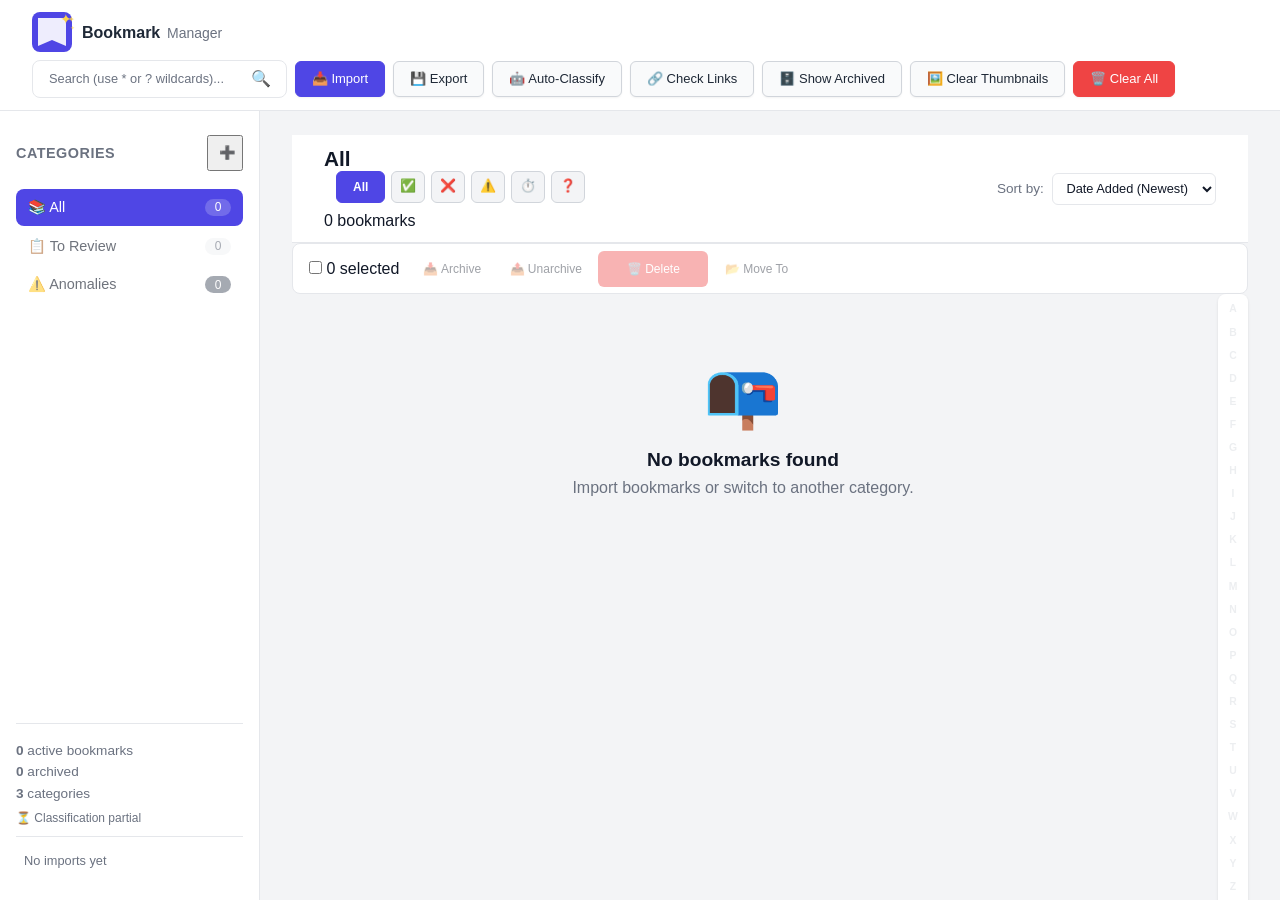
<file: index.html>
<!DOCTYPE html>
<html lang="en">
<head>
    <meta charset="UTF-8">
    <meta name="viewport" content="width=device-width, initial-scale=1.0">
    <title>Bookmark Manager</title>
    <link rel="stylesheet" href="css/style.css">
    <!-- Favicon -->
	<link rel="icon" type="image/svg+xml" href="assets/favicon.svg">
	<link rel="icon" type="image/png" sizes="32x32" href="assets/favicon-32.png">
	<link rel="icon" type="image/png" sizes="16x16" href="assets/favicon-16.png">
<link rel="apple-touch-icon" sizes="180x180" href="assets/apple-touch-icon.png">
</head>
<body>
    <div class="app-container">
        <!-- Header -->
        <header class="header">
            <div class="header-left">
			    <img src="assets/logo.svg" alt="Bookmark Manager" height="40" style="display:block;">
			    <h1 style="display:none;">Bookmark Manager</h1>
				</div>
            <div class="header-right">
                <div class="search-container">
                    <input type="text" id="searchInput" placeholder="Search (use * or ? wildcards)...">
                    <button id="searchBtn">🔍</button>
                </div>
                <button id="importBtn" class="btn btn-primary">📥 Import</button>
                <button id="exportBtn" class="btn btn-secondary">💾 Export</button>
                <button id="classifyBtn" class="btn btn-secondary">🤖 Auto-Classify</button>
                <button id="checkLinksBtn" class="btn btn-secondary">🔗 Check Links</button>
                <button id="showArchivedBtn" class="btn btn-secondary">🗄️ Show Archived</button>
                <button id="clearThumbnailCacheBtn" class="btn btn-secondary">🖼️ Clear Thumbnails</button>
                <button id="clearAllBtn" class="btn btn-danger">🗑️ Clear All</button>
            </div>
        </header>

        <!-- Main Layout -->
        <div class="main-layout">
            <!-- Left Sidebar - Categories -->
            <aside class="sidebar">
                <div class="categories-header">
                    <h2>Categories</h2>
                    <button id="addCategoryBtn" class="btn-icon">➕</button>
                </div>
                <ul class="categories-list" id="categoriesList">
                    <!-- Categories rendered by JS -->
                </ul>
                <div class="sidebar-footer">
                    <div class="stats" id="stats"></div>
                    <div id="importHistory"></div>
                </div>
            </aside>

            <!-- Right Content - Bookmark Grid -->
            <main class="content">
				<div class="content-header">
					<div class="left">
						<div class="left-top">
							<h2 id="currentCategoryTitle">All Bookmarks</h2>
							<div class="status-filters" id="statusFilters">
								<button class="status-filter active" data-status="all">All</button>
								<button class="status-filter" data-status="verified">✅</button>
								<button class="status-filter" data-status="broken">❌</button>
								<button class="status-filter" data-status="redirect">⚠️</button>
								<button class="status-filter" data-status="timeout">⏱️</button>
								<button class="status-filter" data-status="error">❓</button>
							</div>
						</div>
						<span id="bookmarkCount">0 bookmarks</span>
					</div>
					<div class="right">
						<label style="font-size: 0.85rem; color: var(--text-secondary);">Sort by:</label>
						<select id="sortSelect" class="sort-select">
							<option value="date-desc">Date Added (Newest)</option>
							<option value="date-asc">Date Added (Oldest)</option>
							<option value="title">Title</option>
							<option value="url">URL</option>
							<option value="category">Category</option>
						</select>
					</div>
				</div>

                <!-- Action Bar for Bulk Selection -->
                <div class="action-bar" id="actionBar">
                    <div class="action-left">
                        <input type="checkbox" id="selectAll" title="Select all visible bookmarks">
                        <span id="selectionCount">0 selected</span>
                        <button id="clearSelectionBtn" class="btn btn-secondary" style="display:none;" title="Clear selection">✕ Clear</button>
                    </div>
                    <div class="action-right">
                        <button id="bulkArchiveBtn" class="btn btn-secondary" disabled title="Archive selected bookmarks">📥 Archive</button>
                        <button id="bulkUnarchiveBtn" class="btn btn-secondary" disabled title="Unarchive selected bookmarks">📤 Unarchive</button>
                        <button id="bulkDeleteBtn" class="btn btn-danger" disabled title="Delete selected bookmarks">🗑️ Delete</button>
                        <button id="bulkMoveBtn" class="btn btn-secondary" disabled title="Move selected bookmarks to another category">📂 Move To</button>
                    </div>
                </div>

                <!-- Classification Progress Section -->
                <div class="progress-section">
                    <div class="progress-header" id="progressToggle">
                        <div class="left">
                            <span class="icon">🤖</span>
                            <span class="title">Classification Progress</span>
                            <span class="status-badge idle" id="progressStatusBadge">⏸ Idle</span>
                        </div>
                        <div class="right">
                            <span class="percentage" id="progressPercentage">0%</span>
                            <span class="toggle-icon" id="progressToggleIcon">▶</span>
                        </div>
                    </div>
                    <div class="progress-body" id="progressBody">
                        <div class="progress-bar-container">
                            <div class="progress-bar" id="progressBar"></div>
                        </div>
                        <div class="progress-details">
                            <div class="counts">
                                <span>📚 Total: <span class="number" id="progressTotal">0</span></span>
                                <span>✅ Classified: <span class="number" id="progressClassified">0</span></span>
                                <span>⏳ Remaining: <span class="number" id="progressRemaining">0</span></span>
                            </div>
                            <div class="eta" id="progressEta">⏸ Waiting...</div>
                        </div>
                        <div class="steps">
                            <div class="step" id="step1">
                                <span class="step-icon">📚</span>
                                <span>Load Bookmarks</span>
                                <span class="step-check">✓</span>
                            </div>
                            <div class="step" id="step2">
                                <span class="step-icon">⏳</span>
                                <span>Classifying</span>
                            </div>
                            <div class="step" id="step3">
                                <span class="step-icon">⏳</span>
                                <span>Applying Categories</span>
                            </div>
                            <div class="step" id="step4">
                                <span class="step-icon">⏳</span>
                                <span>Done</span>
                            </div>
                        </div>
                        <div class="log-section" id="progressLog">
                            <div class="log-entry">
                                <span class="time">[--:--:--]</span>
                                <span class="level-info">ℹ️</span>
                                <span>Waiting to start classification...</span>
                            </div>
                        </div>
                        <div class="progress-controls">
                            <button class="btn-sm btn-primary-sm" id="progressStartBtn">▶ Start</button>
                            <button class="btn-sm btn-secondary-sm" id="progressPauseBtn" disabled>⏸ Pause</button>
                            <button class="btn-sm btn-danger-sm" id="progressStopBtn" disabled>⏹ Stop</button>
                            <button class="btn-sm btn-secondary-sm" id="progressClearLogBtn">🗑️ Clear Log</button>
                            <button class="btn-sm btn-secondary-sm" id="downloadErrorLogBtn">📥 Download Error Log</button>
                        </div>
                        <div class="progress-stats">
                            <span>⚡ API Calls: <span class="stat-value" id="progressApiCalls">0</span></span>
                            <span>📊 Speed: <span class="stat-value" id="progressSpeed">0</span> bookmarks/sec</span>
                            <span>⏱️ Elapsed: <span class="stat-value" id="progressElapsed">00:00:00</span></span>
                        </div>
                    </div>
                </div>

                <!-- Content with Alphabet Navigation -->
                <div class="content-with-nav">
                    <div class="content-main">
                        <div class="bookmarks-grid" id="bookmarksGrid">
                            <!-- Bookmarks rendered by JS -->
                        </div>
                    </div>
                    <div class="alphabet-nav" id="alphabetNav">
                        <!-- Alphabet letters rendered by JS -->
                    </div>
                </div>
            </main>
        </div>
    </div>

    <!-- Modal for Import/Export -->
    <div id="modal" class="modal" style="display:none;">
        <div class="modal-content">
            <div class="modal-header">
                <h2 id="modalTitle">Import/Export</h2>
                <button class="modal-close" onclick="document.getElementById('modal').style.display='none'">&times;</button>
            </div>
            <div class="modal-body" id="modalBody">
                <!-- Dynamic content -->
            </div>
        </div>
    </div>

    <!-- Link Check Configuration Modal -->
    <div id="linkCheckConfigModal" class="modal" style="display:none;">
        <div class="modal-content" style="max-width: 650px;">
            <div class="modal-header">
                <h2>🔗 Check Links for Broken URLs</h2>
                <button class="modal-close" onclick="closeLinkCheckConfig()">&times;</button>
            </div>
            <div class="modal-body" style="padding: 1.5rem;">

                <!-- Warning Section -->
                <div style="background: #FEF3C7; border-left: 4px solid #F59E0B; padding: 0.75rem 1rem; border-radius: 4px; margin-bottom: 1.25rem;">
                    <strong style="color: #92400E;">⚠️ About This Tool</strong>
                    <p style="font-size: 0.85rem; color: #78350F; margin-top: 0.25rem;">
                        This tool checks all your bookmarks by making HTTP requests to each URL.
                        Choose a speed that matches your environment.
                    </p>
                </div>

                <!-- Stats -->
                <div style="display: flex; gap: 1.5rem; margin-bottom: 1.25rem; flex-wrap: wrap; font-size: 0.9rem; background: #F9FAFB; padding: 0.75rem 1rem; border-radius: 6px;">
                    <span>📊 <strong id="configTotalBookmarks">0</strong> bookmarks</span>
                    <span>⏱️ Est. time: <strong id="estTimeDisplay">2-20 min</strong></span>
                    <span style="color: var(--text-secondary);">💡 Change speed below</span>
                </div>

                <!-- Speed Options -->
                <div style="margin-bottom: 1.25rem;">
                    <label style="font-weight: 600; font-size: 0.9rem; display: block; margin-bottom: 0.5rem;">🚀 Scanning Speed</label>

                    <div style="display: flex; flex-direction: column; gap: 0.4rem;">
                        <label style="display: flex; align-items: center; gap: 0.75rem; padding: 0.4rem 0.6rem; border-radius: 6px; cursor: pointer; background: #EEF2FF; border: 2px solid #4F46E5;">
                            <input type="radio" name="scanSpeed" value="fast" checked>
                            <div>
                                <strong style="font-size: 0.9rem;">Fast</strong>
                                <span style="font-size: 0.75rem; color: #6B7280; margin-left: 0.5rem;">(1-2 min)</span>
                                <br>
                                <span style="font-size: 0.7rem; color: #DC2626;">⚠️ Aggressive - may trigger rate limits on shared hosting</span>
                            </div>
                        </label>

                        <label style="display: flex; align-items: center; gap: 0.75rem; padding: 0.4rem 0.6rem; border-radius: 6px; cursor: pointer; border: 1px solid #E5E7EB;">
                            <input type="radio" name="scanSpeed" value="balanced">
                            <div>
                                <strong style="font-size: 0.9rem;">Balanced</strong>
                                <span style="font-size: 0.75rem; color: #6B7280; margin-left: 0.5rem;">(3-5 min)</span>
                                <br>
                                <span style="font-size: 0.7rem; color: #059669;">✅ Safe for most users</span>
                            </div>
                        </label>

                        <label style="display: flex; align-items: center; gap: 0.75rem; padding: 0.4rem 0.6rem; border-radius: 6px; cursor: pointer; border: 1px solid #E5E7EB;">
                            <input type="radio" name="scanSpeed" value="safe">
                            <div>
                                <strong style="font-size: 0.9rem;">Safe</strong>
                                <span style="font-size: 0.75rem; color: #6B7280; margin-left: 0.5rem;">(8-10 min)</span>
                                <br>
                                <span style="font-size: 0.7rem; color: #059669;">✅ Safe for shared hosting</span>
                            </div>
                        </label>

                        <label style="display: flex; align-items: center; gap: 0.75rem; padding: 0.4rem 0.6rem; border-radius: 6px; cursor: pointer; border: 1px solid #E5E7EB;">
                            <input type="radio" name="scanSpeed" value="very-safe">
                            <div>
                                <strong style="font-size: 0.9rem;">Very Safe</strong>
                                <span style="font-size: 0.75rem; color: #6B7280; margin-left: 0.5rem;">(15-20 min)</span>
                                <br>
                                <span style="font-size: 0.7rem; color: #059669;">✅ Safest - minimal server load</span>
                            </div>
                        </label>
                    </div>
                </div>

                <!-- Safety Options -->
                <div style="margin-bottom: 1.25rem;">
                    <label style="font-weight: 600; font-size: 0.9rem; display: block; margin-bottom: 0.5rem;">🛡️ Safety Options</label>

                    <div style="display: flex; flex-direction: column; gap: 0.3rem;">
                        <label style="display: flex; align-items: center; gap: 0.5rem; cursor: pointer; font-size: 0.85rem;">
                            <input type="checkbox" id="adaptiveBackoff" checked>
                            ✅ Automatically slow down if errors occur <span style="color: #6B7280; font-size: 0.75rem;">(recommended)</span>
                        </label>

                        <label style="display: flex; align-items: center; gap: 0.5rem; cursor: pointer; font-size: 0.85rem;">
                            <input type="checkbox" id="skipChecked">
                            🔄 Skip already checked links (re-check only)
                        </label>

                        <label style="display: flex; align-items: center; gap: 0.5rem; cursor: pointer; font-size: 0.85rem;">
                            <input type="checkbox" id="showAdvanced">
                            ⚙️ Show advanced settings
                        </label>
                    </div>
                </div>

                <!-- Summary -->
                <div style="background: #F3F4F6; border-radius: 6px; padding: 0.75rem 1rem; margin-bottom: 1rem;">
                    <div style="font-weight: 600; font-size: 0.85rem; margin-bottom: 0.25rem;">📝 Summary</div>
                    <div style="font-size: 0.8rem; color: #4B5563; display: grid; grid-template-columns: 1fr 1fr; gap: 0.25rem;">
                        <span>Mode: <strong id="summaryMode">Fast</strong></span>
                        <span>Batch Size: <strong id="summaryBatch">15</strong></span>
                        <span>Delay: <strong id="summaryDelay">200ms</strong></span>
                        <span>Timeout: <strong id="summaryTimeout">5s</strong></span>
                    </div>
                </div>

                <!-- Advanced Settings (hidden by default) -->
                <div id="advancedSettings" style="display: none; border-top: 1px solid #E5E7EB; padding-top: 1rem; margin-top: 0.5rem;">
                    <div style="font-weight: 600; font-size: 0.85rem; margin-bottom: 0.5rem;">⚙️ Advanced Settings</div>
                    <div style="display: grid; grid-template-columns: 1fr 1fr; gap: 0.5rem; font-size: 0.85rem;">
                        <div>
                            <label>Batch Size</label>
                            <input type="number" id="advBatchSize" value="15" min="1" max="50" style="width: 100%; padding: 0.2rem 0.4rem; border: 1px solid #E5E7EB; border-radius: 4px;">
                        </div>
                        <div>
                            <label>Delay (ms)</label>
                            <input type="number" id="advDelay" value="200" min="50" max="5000" style="width: 100%; padding: 0.2rem 0.4rem; border: 1px solid #E5E7EB; border-radius: 4px;">
                        </div>
                        <div>
                            <label>Timeout (s)</label>
                            <input type="number" id="advTimeout" value="5" min="2" max="30" style="width: 100%; padding: 0.2rem 0.4rem; border: 1px solid #E5E7EB; border-radius: 4px;">
                        </div>
                        <div>
                            <label>Max Retries</label>
                            <input type="number" id="advRetries" value="2" min="0" max="5" style="width: 100%; padding: 0.2rem 0.4rem; border: 1px solid #E5E7EB; border-radius: 4px;">
                        </div>
                    </div>
                </div>

            </div>
            <div class="modal-footer" style="padding: 1rem 1.5rem; border-top: 1px solid #E5E7EB; display: flex; justify-content: flex-end; gap: 0.5rem;">
                <button class="btn btn-secondary" onclick="closeLinkCheckConfig()">Cancel</button>
                <button class="btn btn-primary" id="startScanBtn">🔍 Start Scan</button>
            </div>
        </div>
    </div>

    <!-- Hidden file input for importing -->
    <input type="file" id="fileInput" accept=".html,.htm,.json" style="display: none;">

    <!-- Popup Overlay -->
    <div class="popup-overlay" id="popupOverlay"></div>

    <!-- Expand View Container -->
    <div id="expandViewContainer"></div>

    <script type="importmap">
        {
            "imports": {
                "deepseek": "https://cdn.jsdelivr.net/npm/deepseek-api@1.0.0/dist/index.js"
            }
        }
    </script>

    <!-- Main App Script -->
    <script type="module" src="js/app.js?v=2"></script>
</body>
</html>
</file>
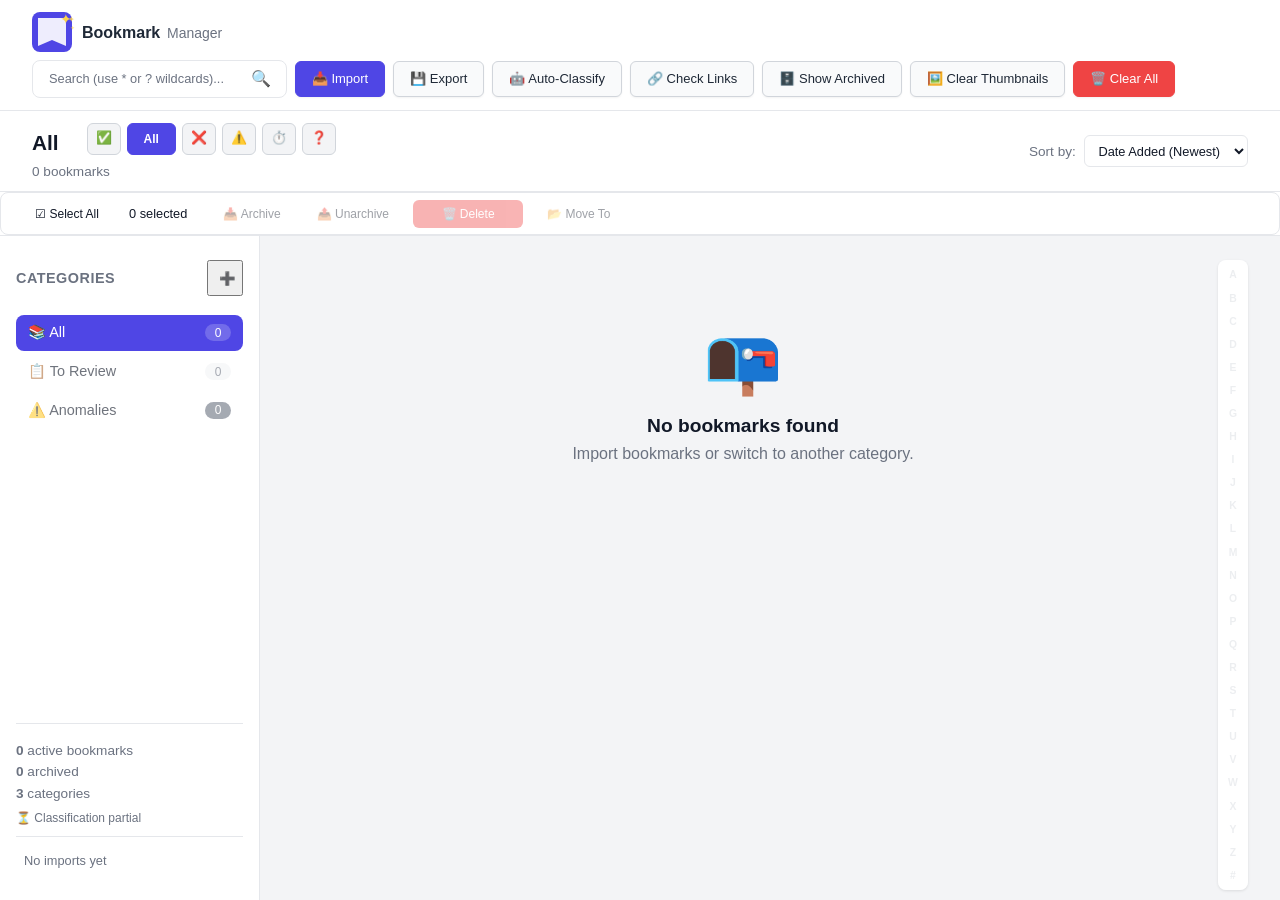
<file: bmm.html>
<!DOCTYPE html>
<html lang="en">
<head>
    <meta charset="UTF-8">
    <meta name="viewport" content="width=device-width, initial-scale=1.0">
    <title>Bookmark Manager</title>
    <link rel="stylesheet" href="css/style.css">
    <!-- Favicon -->
    <link rel="icon" type="image/svg+xml" href="assets/favicon.svg">
    <link rel="icon" type="image/png" sizes="32x32" href="assets/favicon-32.png">
    <link rel="icon" type="image/png" sizes="16x16" href="assets/favicon-16.png">
    <link rel="apple-touch-icon" sizes="180x180" href="assets/apple-touch-icon.png">
</head>
<body>
    <div class="app-container">
        <!-- Fixed Header -->
        <div class="fixed-header">
            <!-- Header -->
            <header class="header">
                <div class="header-left">
                    <img src="assets/logo.svg" alt="Bookmark Manager" height="40" style="display:block;">
                    <h1 style="display:none;">Bookmark Manager</h1>
                </div>
                <div class="header-right">
                    <div class="search-container">
                        <input type="text" id="searchInput" placeholder="Search (use * or ? wildcards)...">
                        <button id="searchBtn">🔍</button>
                    </div>
                    <button id="importBtn" class="btn btn-primary">📥 Import</button>
                    <button id="exportBtn" class="btn btn-secondary">💾 Export</button>
                    <button id="classifyBtn" class="btn btn-secondary">🤖 Auto-Classify</button>
                    <button id="checkLinksBtn" class="btn btn-secondary">🔗 Check Links</button>
                    <button id="showArchivedBtn" class="btn btn-secondary">🗄️ Show Archived</button>
                    <button id="clearThumbnailCacheBtn" class="btn btn-secondary">🖼️ Clear Thumbnails</button>
                    <button id="clearAllBtn" class="btn btn-danger">🗑️ Clear All</button>
                </div>
            </header>

            <!-- Content Header (Sticky) -->
            <div class="content-header" id="contentHeader">
                <div class="left">
                    <div class="title-row">
                        <h2 id="currentCategoryTitle">All Bookmarks</h2>
                        <div class="status-filters" id="statusFilters">
                        <button class="status-filter" data-status="verified">✅</button>
                            <button class="status-filter active" data-status="all">All</button>
                            <button class="status-filter" data-status="broken">❌</button>
                            <button class="status-filter" data-status="redirect">⚠️</button>
                            <button class="status-filter" data-status="timeout">⏱️</button>
                            <button class="status-filter" data-status="error">❓</button>
                        </div>
                    </div>
                    <span class="count" id="bookmarkCount">0 bookmarks</span>
                </div>
                <div class="right">
                    <label style="font-size: 0.85rem; color: var(--text-secondary);">Sort by:</label>
                    <select id="sortSelect" class="sort-select">
                        <option value="date-desc">Date Added (Newest)</option>
                        <option value="date-asc">Date Added (Oldest)</option>
                        <option value="title">Title</option>
                        <option value="url">URL</option>
                        <option value="category">Category</option>
                    </select>
                </div>
            </div>

            <!-- ACTION BAR - MOVED INTO FIXED HEADER -->
            <div class="action-bar" id="actionBar">
                <button class="btn btn-sm btn-toggle" id="selectToggleBtn">☑ Select All</button>
                <span class="selection-count" id="selectionCount">0 selected</span>
                <button class="btn btn-sm" id="bulkArchiveBtn" disabled>📥 Archive</button>
                <button class="btn btn-sm" id="bulkUnarchiveBtn" disabled>📤 Unarchive</button>
                <button class="btn btn-sm btn-danger" id="bulkDeleteBtn" disabled>🗑️ Delete</button>
                <button class="btn btn-sm" id="bulkMoveBtn" disabled>📂 Move To</button>
            </div>
        </div>

        <!-- Main Layout -->
        <div class="main-layout">
            <!-- Left Sidebar - Categories -->
            <aside class="sidebar">
                <div class="categories-header">
                    <h2>Categories</h2>
                    <button id="addCategoryBtn" class="btn-icon">➕</button>
                </div>
                <ul class="categories-list" id="categoriesList">
                    <!-- Categories rendered by JS -->
                </ul>
                <div class="sidebar-footer">
                    <div class="stats" id="stats"></div>
                    <div id="importHistory"></div>
                </div>
            </aside>

            <!-- Right Content - Bookmark Grid -->
            <main class="content">
                <!-- Classification Progress Section -->
                <div class="progress-section">
                    <div class="progress-header" id="progressToggle">
                        <div class="left">
                            <span class="icon">🤖</span>
                            <span class="title">Classification Progress</span>
                            <span class="status-badge idle" id="progressStatusBadge">⏸ Idle</span>
                        </div>
                        <div class="right">
                            <span class="percentage" id="progressPercentage">0%</span>
                            <span class="toggle-icon" id="progressToggleIcon">▶</span>
                        </div>
                    </div>
                    <div class="progress-body" id="progressBody">
                        <div class="progress-bar-container">
                            <div class="progress-bar" id="progressBar"></div>
                        </div>
                        <div class="progress-details">
                            <div class="counts">
                                <span>📚 Total: <span class="number" id="progressTotal">0</span></span>
                                <span>✅ Classified: <span class="number" id="progressClassified">0</span></span>
                                <span>⏳ Remaining: <span class="number" id="progressRemaining">0</span></span>
                            </div>
                            <div class="eta" id="progressEta">⏸ Waiting...</div>
                        </div>
                        <div class="steps">
                            <div class="step" id="step1">
                                <span class="step-icon">📚</span>
                                <span>Load Bookmarks</span>
                                <span class="step-check">✓</span>
                            </div>
                            <div class="step" id="step2">
                                <span class="step-icon">⏳</span>
                                <span>Classifying</span>
                            </div>
                            <div class="step" id="step3">
                                <span class="step-icon">⏳</span>
                                <span>Applying Categories</span>
                            </div>
                            <div class="step" id="step4">
                                <span class="step-icon">⏳</span>
                                <span>Done</span>
                            </div>
                        </div>
                        <div class="log-section" id="progressLog">
                            <div class="log-entry">
                                <span class="time">[--:--:--]</span>
                                <span class="level-info">ℹ️</span>
                                <span>Waiting to start classification...</span>
                            </div>
                        </div>
                        <div class="progress-controls">
                            <button class="btn-sm btn-primary-sm" id="progressStartBtn">▶ Start</button>
                            <button class="btn-sm btn-secondary-sm" id="progressPauseBtn" disabled>⏸ Pause</button>
                            <button class="btn-sm btn-danger-sm" id="progressStopBtn" disabled>⏹ Stop</button>
                            <button class="btn-sm btn-secondary-sm" id="progressClearLogBtn">🗑️ Clear Log</button>
                            <button class="btn-sm btn-secondary-sm" id="downloadErrorLogBtn">📥 Download Error Log</button>
                        </div>
                        <div class="progress-stats">
                            <span>⚡ API Calls: <span class="stat-value" id="progressApiCalls">0</span></span>
                            <span>📊 Speed: <span class="stat-value" id="progressSpeed">0</span> bookmarks/sec</span>
                            <span>⏱️ Elapsed: <span class="stat-value" id="progressElapsed">00:00:00</span></span>
                        </div>
                    </div>
                </div>

                <!-- Content with Alphabet Navigation -->
                <div class="content-with-nav">
                    <div class="content-main">
                        <div class="bookmarks-grid" id="bookmarksGrid">
                            <!-- Bookmarks rendered by JS -->
                        </div>
                    </div>
                    <div class="alphabet-nav" id="alphabetNav">
                        <!-- Alphabet letters rendered by JS -->
                    </div>
                </div>
            </main>
        </div>
    </div>

    <!-- Modal for Import/Export -->
    <div id="modal" class="modal" style="display:none;">
        <div class="modal-content">
            <div class="modal-header">
                <h2 id="modalTitle">Import/Export</h2>
                <button class="modal-close" onclick="document.getElementById('modal').style.display='none'">&times;</button>
            </div>
            <div class="modal-body" id="modalBody">
                <!-- Dynamic content -->
            </div>
        </div>
    </div>

    <!-- Link Check Configuration Modal -->
    <div id="linkCheckConfigModal" class="modal" style="display:none;">
        <div class="modal-content" style="max-width: 650px;">
            <div class="modal-header">
                <h2>🔗 Check Links for Broken URLs</h2>
                <button class="modal-close" onclick="closeLinkCheckConfig()">&times;</button>
            </div>
            <div class="modal-body" style="padding: 1.5rem;">

                <!-- Warning Section -->
                <div style="background: #FEF3C7; border-left: 4px solid #F59E0B; padding: 0.75rem 1rem; border-radius: 4px; margin-bottom: 1.25rem;">
                    <strong style="color: #92400E;">⚠️ About This Tool</strong>
                    <p style="font-size: 0.85rem; color: #78350F; margin-top: 0.25rem;">
                        This tool checks all your bookmarks by making HTTP requests to each URL.
                        Choose a speed that matches your environment.
                    </p>
                </div>

                <!-- Stats -->
                <div style="display: flex; gap: 1.5rem; margin-bottom: 1.25rem; flex-wrap: wrap; font-size: 0.9rem; background: #F9FAFB; padding: 0.75rem 1rem; border-radius: 6px;">
                    <span>📊 <strong id="configTotalBookmarks">0</strong> bookmarks</span>
                    <span>⏱️ Est. time: <strong id="estTimeDisplay">2-20 min</strong></span>
                    <span style="color: var(--text-secondary);">💡 Change speed below</span>
                </div>

                <!-- Speed Options -->
                <div style="margin-bottom: 1.25rem;">
                    <label style="font-weight: 600; font-size: 0.9rem; display: block; margin-bottom: 0.5rem;">🚀 Scanning Speed</label>

                    <div style="display: flex; flex-direction: column; gap: 0.4rem;">
                        <label style="display: flex; align-items: center; gap: 0.75rem; padding: 0.4rem 0.6rem; border-radius: 6px; cursor: pointer; background: #EEF2FF; border: 2px solid #4F46E5;">
                            <input type="radio" name="scanSpeed" value="fast" checked>
                            <div>
                                <strong style="font-size: 0.9rem;">Fast</strong>
                                <span style="font-size: 0.75rem; color: #6B7280; margin-left: 0.5rem;">(1-2 min)</span>
                                <br>
                                <span style="font-size: 0.7rem; color: #DC2626;">⚠️ Aggressive - may trigger rate limits on shared hosting</span>
                            </div>
                        </label>

                        <label style="display: flex; align-items: center; gap: 0.75rem; padding: 0.4rem 0.6rem; border-radius: 6px; cursor: pointer; border: 1px solid #E5E7EB;">
                            <input type="radio" name="scanSpeed" value="balanced">
                            <div>
                                <strong style="font-size: 0.9rem;">Balanced</strong>
                                <span style="font-size: 0.75rem; color: #6B7280; margin-left: 0.5rem;">(3-5 min)</span>
                                <br>
                                <span style="font-size: 0.7rem; color: #059669;">✅ Safe for most users</span>
                            </div>
                        </label>

                        <label style="display: flex; align-items: center; gap: 0.75rem; padding: 0.4rem 0.6rem; border-radius: 6px; cursor: pointer; border: 1px solid #E5E7EB;">
                            <input type="radio" name="scanSpeed" value="safe">
                            <div>
                                <strong style="font-size: 0.9rem;">Safe</strong>
                                <span style="font-size: 0.75rem; color: #6B7280; margin-left: 0.5rem;">(8-10 min)</span>
                                <br>
                                <span style="font-size: 0.7rem; color: #059669;">✅ Safe for shared hosting</span>
                            </div>
                        </label>

                        <label style="display: flex; align-items: center; gap: 0.75rem; padding: 0.4rem 0.6rem; border-radius: 6px; cursor: pointer; border: 1px solid #E5E7EB;">
                            <input type="radio" name="scanSpeed" value="very-safe">
                            <div>
                                <strong style="font-size: 0.9rem;">Very Safe</strong>
                                <span style="font-size: 0.75rem; color: #6B7280; margin-left: 0.5rem;">(15-20 min)</span>
                                <br>
                                <span style="font-size: 0.7rem; color: #059669;">✅ Safest - minimal server load</span>
                            </div>
                        </label>
                    </div>
                </div>

                <!-- Safety Options -->
                <div style="margin-bottom: 1.25rem;">
                    <label style="font-weight: 600; font-size: 0.9rem; display: block; margin-bottom: 0.5rem;">🛡️ Safety Options</label>

                    <div style="display: flex; flex-direction: column; gap: 0.3rem;">
                        <label style="display: flex; align-items: center; gap: 0.5rem; cursor: pointer; font-size: 0.85rem;">
                            <input type="checkbox" id="adaptiveBackoff" checked>
                            ✅ Automatically slow down if errors occur <span style="color: #6B7280; font-size: 0.75rem;">(recommended)</span>
                        </label>

                        <label style="display: flex; align-items: center; gap: 0.5rem; cursor: pointer; font-size: 0.85rem;">
                            <input type="checkbox" id="skipChecked">
                            🔄 Skip already checked links (re-check only)
                        </label>

                        <label style="display: flex; align-items: center; gap: 0.5rem; cursor: pointer; font-size: 0.85rem;">
                            <input type="checkbox" id="showAdvanced">
                            ⚙️ Show advanced settings
                        </label>
                    </div>
                </div>

                <!-- Summary -->
                <div style="background: #F3F4F6; border-radius: 6px; padding: 0.75rem 1rem; margin-bottom: 1rem;">
                    <div style="font-weight: 600; font-size: 0.85rem; margin-bottom: 0.25rem;">📝 Summary</div>
                    <div style="font-size: 0.8rem; color: #4B5563; display: grid; grid-template-columns: 1fr 1fr; gap: 0.25rem;">
                        <span>Mode: <strong id="summaryMode">Fast</strong></span>
                        <span>Batch Size: <strong id="summaryBatch">15</strong></span>
                        <span>Delay: <strong id="summaryDelay">200ms</strong></span>
                        <span>Timeout: <strong id="summaryTimeout">5s</strong></span>
                    </div>
                </div>

                <!-- Advanced Settings (hidden by default) -->
                <div id="advancedSettings" style="display: none; border-top: 1px solid #E5E7EB; padding-top: 1rem; margin-top: 0.5rem;">
                    <div style="font-weight: 600; font-size: 0.85rem; margin-bottom: 0.5rem;">⚙️ Advanced Settings</div>
                    <div style="display: grid; grid-template-columns: 1fr 1fr; gap: 0.5rem; font-size: 0.85rem;">
                        <div>
                            <label>Batch Size</label>
                            <input type="number" id="advBatchSize" value="15" min="1" max="50" style="width: 100%; padding: 0.2rem 0.4rem; border: 1px solid #E5E7EB; border-radius: 4px;">
                        </div>
                        <div>
                            <label>Delay (ms)</label>
                            <input type="number" id="advDelay" value="200" min="50" max="5000" style="width: 100%; padding: 0.2rem 0.4rem; border: 1px solid #E5E7EB; border-radius: 4px;">
                        </div>
                        <div>
                            <label>Timeout (s)</label>
                            <input type="number" id="advTimeout" value="5" min="2" max="30" style="width: 100%; padding: 0.2rem 0.4rem; border: 1px solid #E5E7EB; border-radius: 4px;">
                        </div>
                        <div>
                            <label>Max Retries</label>
                            <input type="number" id="advRetries" value="2" min="0" max="5" style="width: 100%; padding: 0.2rem 0.4rem; border: 1px solid #E5E7EB; border-radius: 4px;">
                        </div>
                    </div>
                </div>

            </div>
            <div class="modal-footer" style="padding: 1rem 1.5rem; border-top: 1px solid #E5E7EB; display: flex; justify-content: flex-end; gap: 0.5rem;">
                <button class="btn btn-secondary" onclick="closeLinkCheckConfig()">Cancel</button>
                <button class="btn btn-primary" id="startScanBtn">🔍 Start Scan</button>
            </div>
        </div>
    </div>

    <!-- Hidden file input for importing -->
    <input type="file" id="fileInput" accept=".html,.htm,.json" style="display: none;">

    <!-- Popup Overlay -->
    <div class="popup-overlay" id="popupOverlay"></div>

    <!-- Expand View Container -->
    <div id="expandViewContainer"></div>

    <script type="importmap">
        {
            "imports": {
                "deepseek": "https://cdn.jsdelivr.net/npm/deepseek-api@1.0.0/dist/index.js"
            }
        }
    </script>

    <!-- Main App Script -->
    <script type="module" src="js/app.js?v=2"></script>
</body>
</html>
</file>
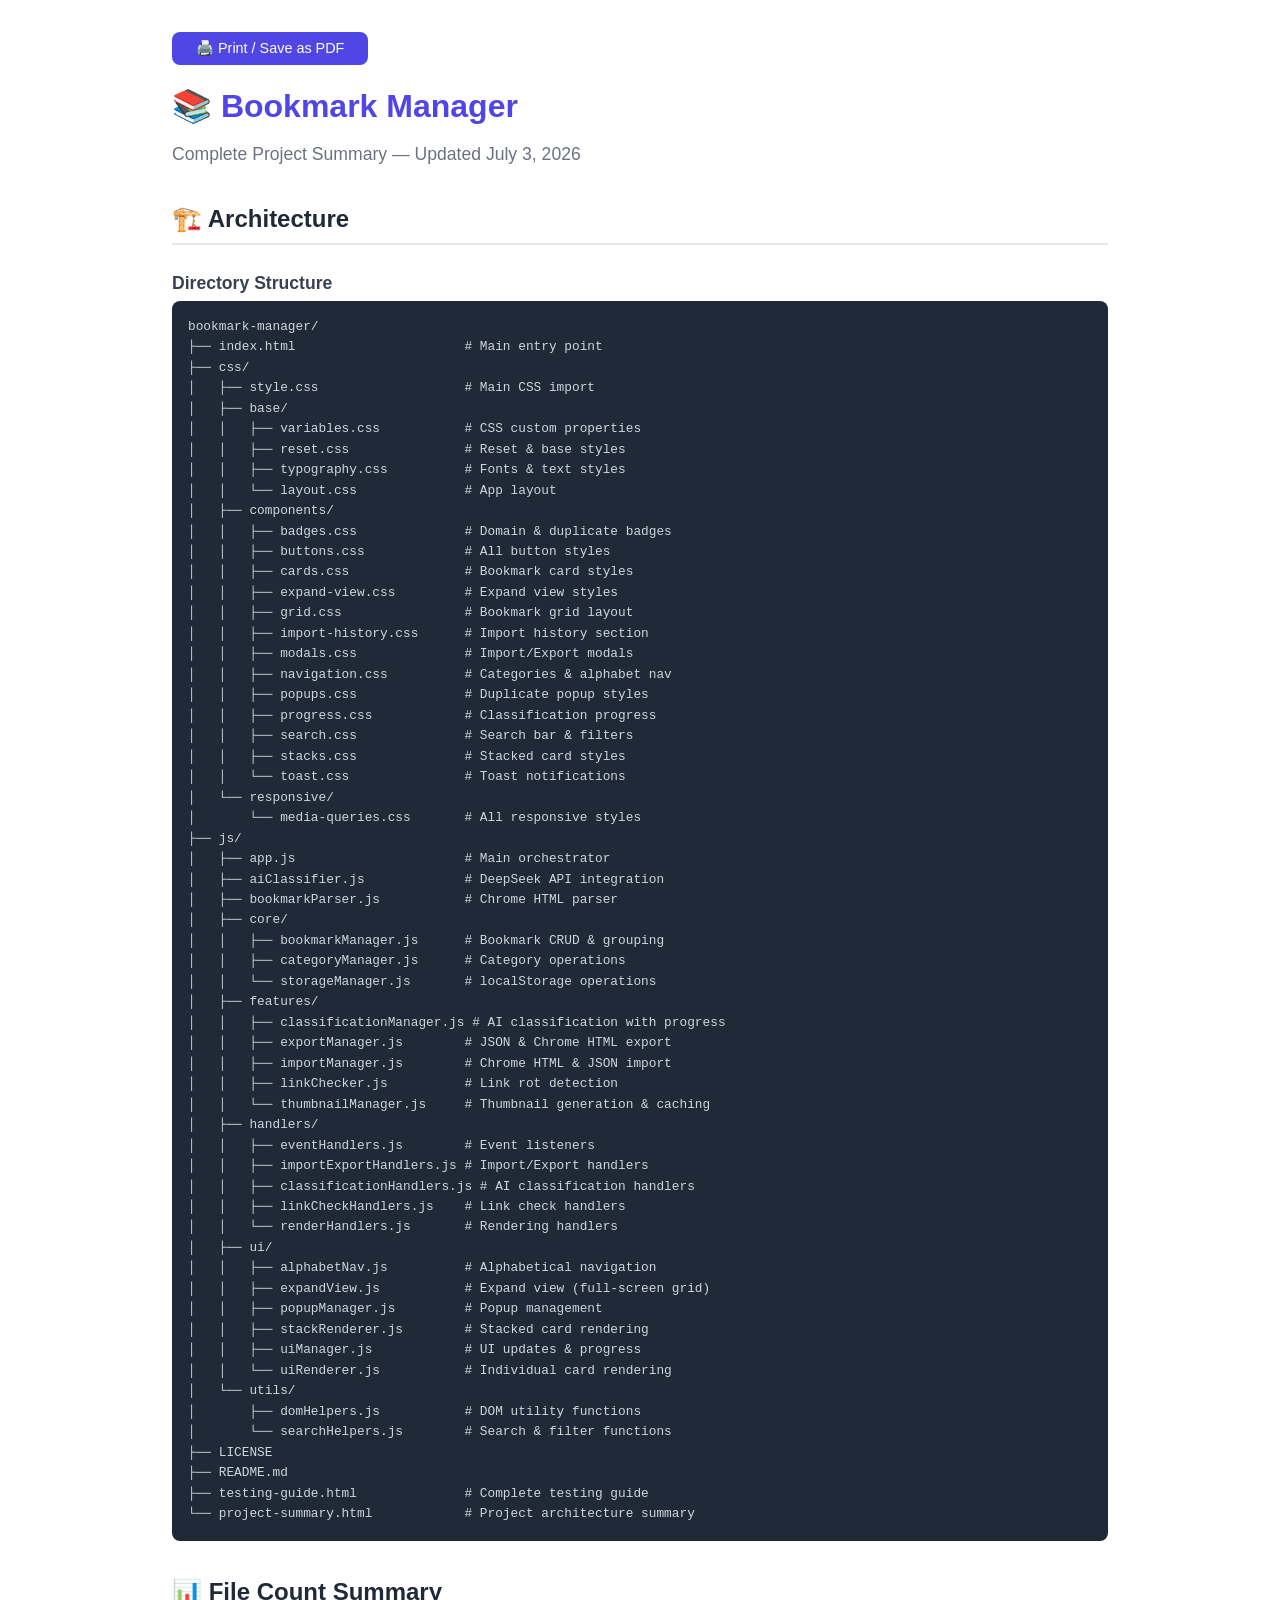
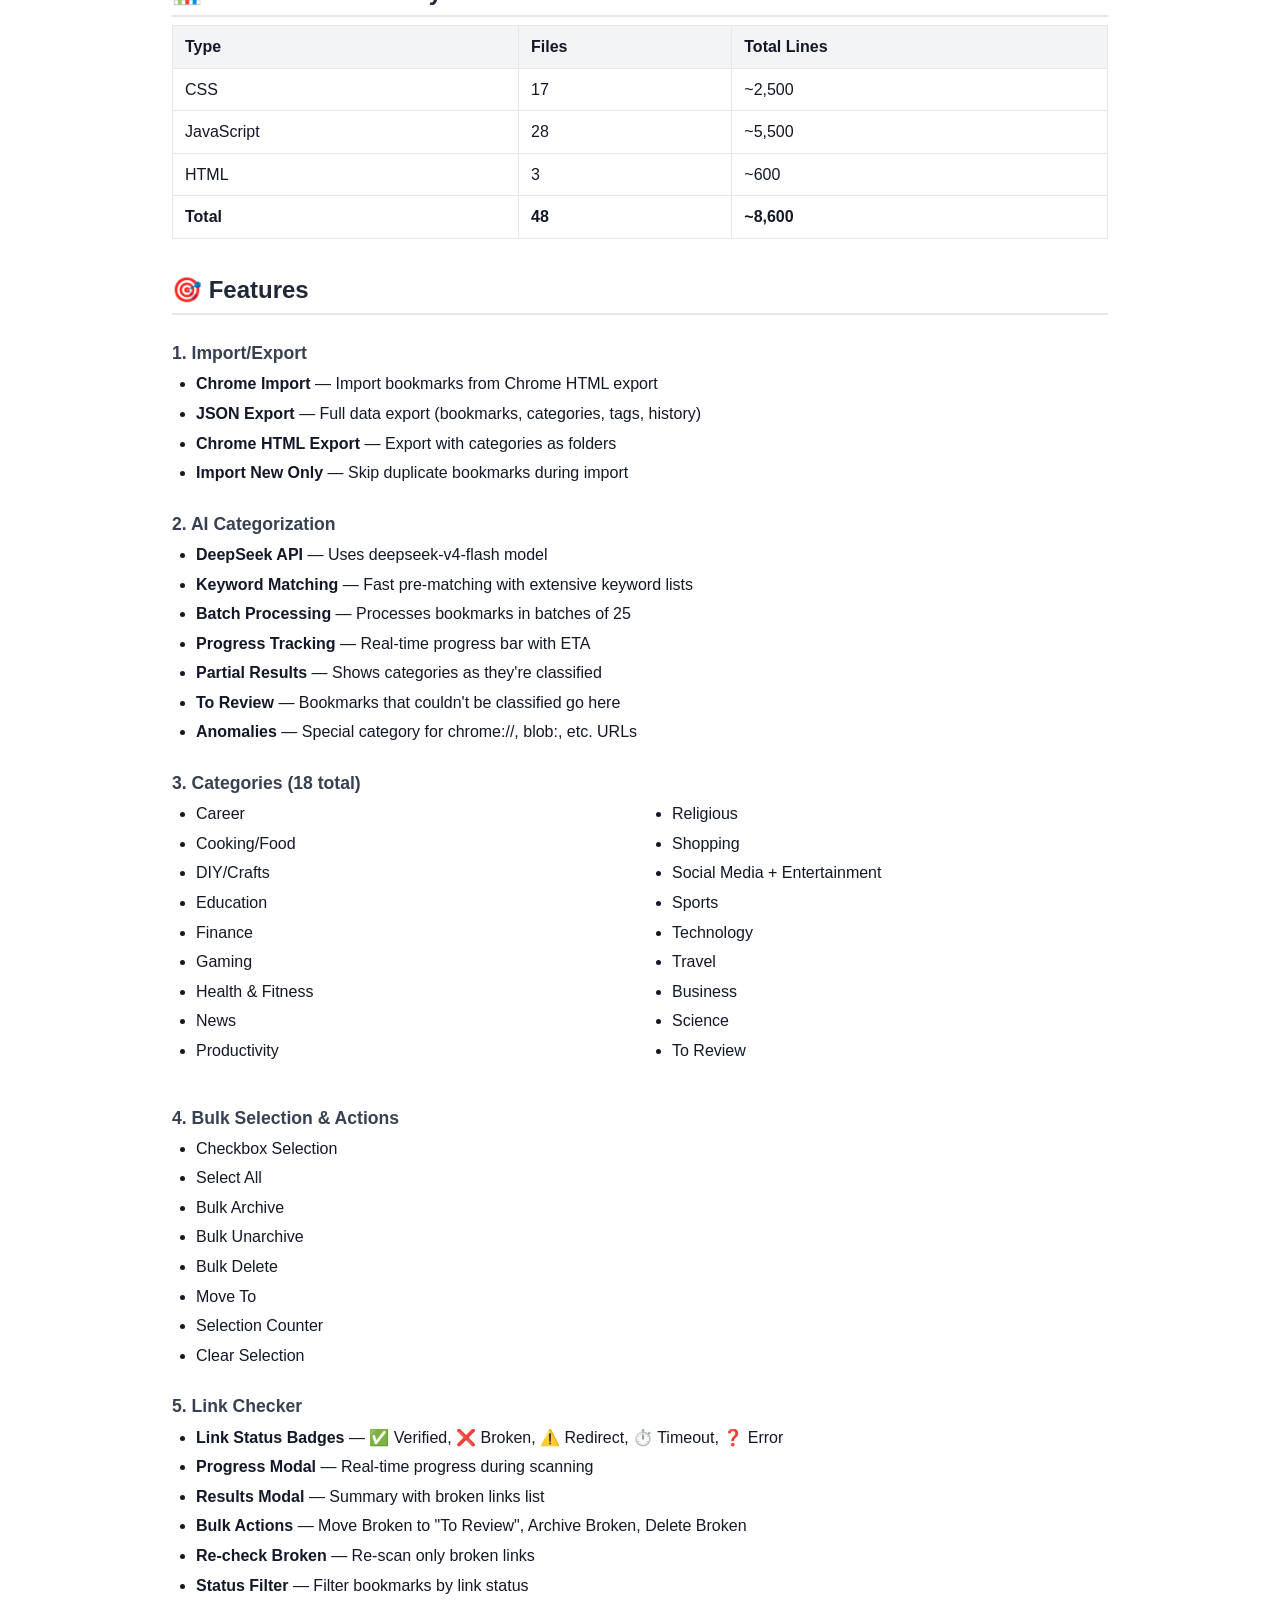
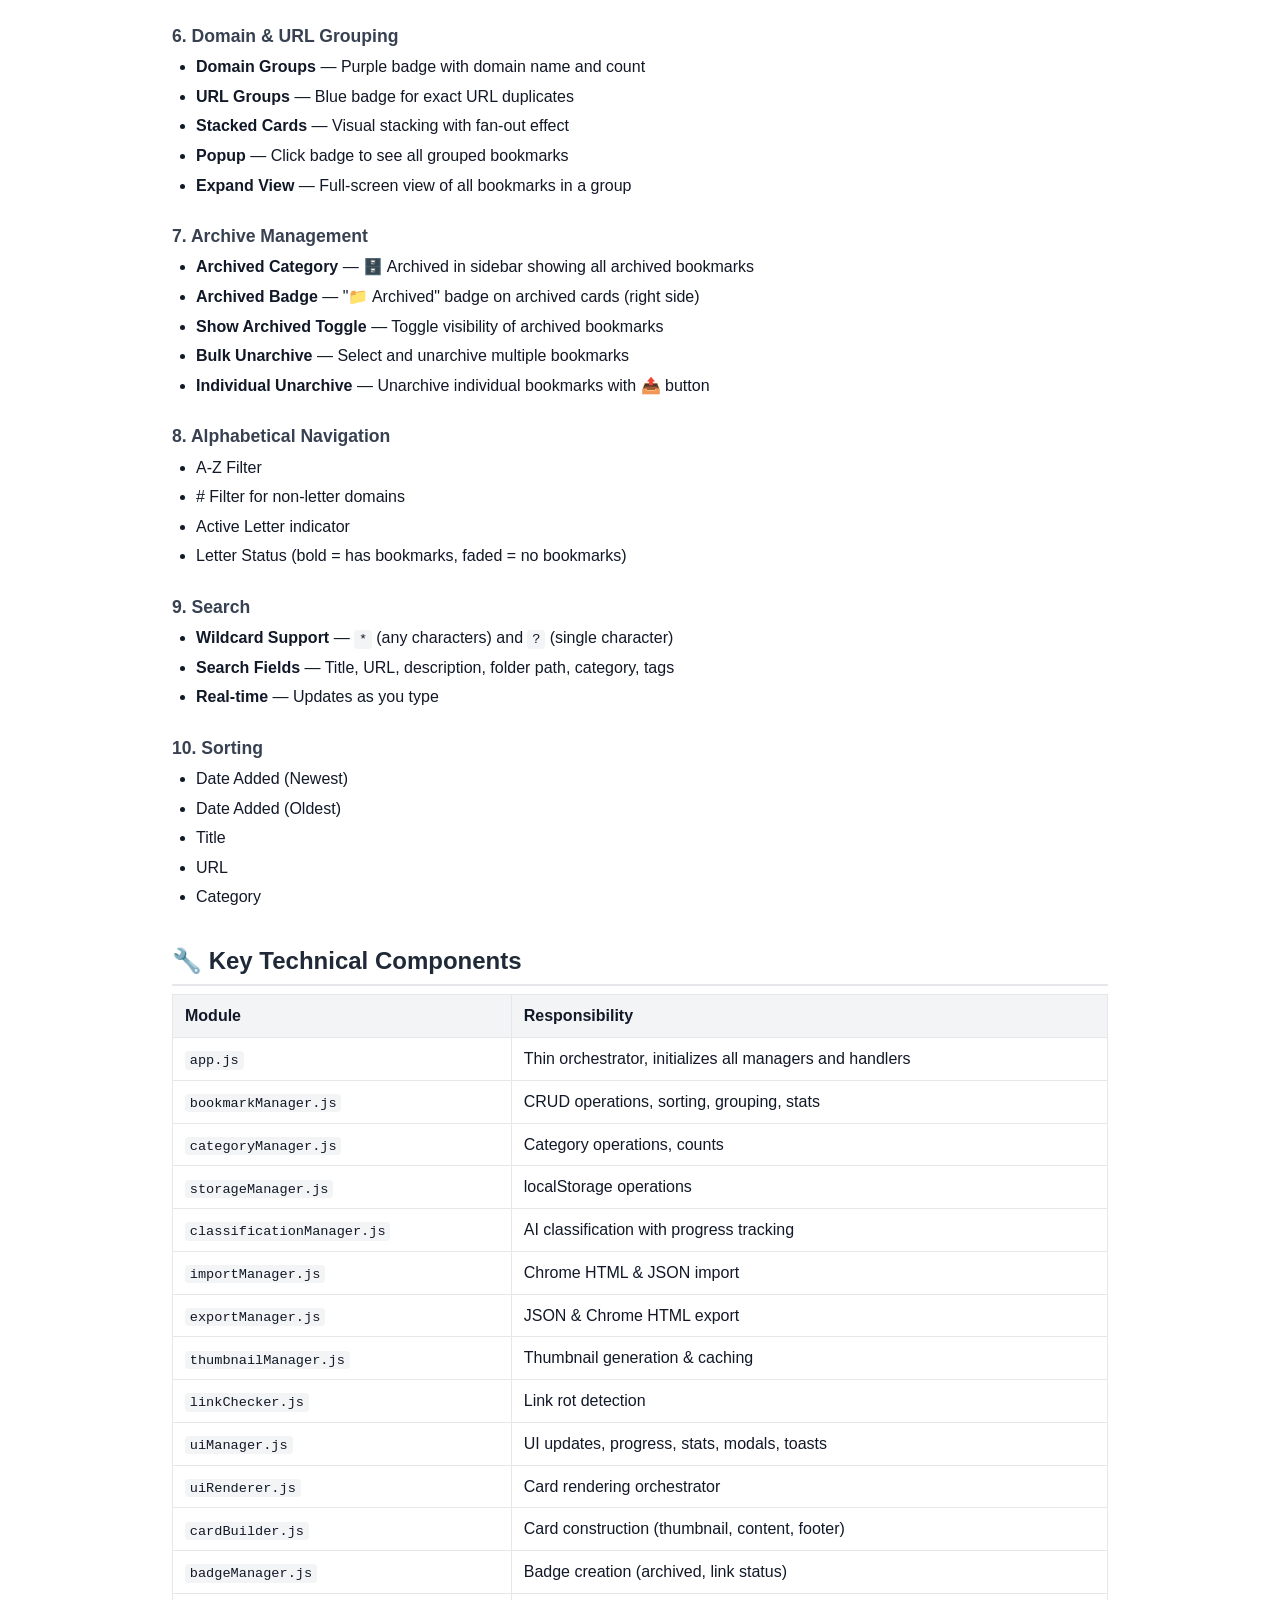
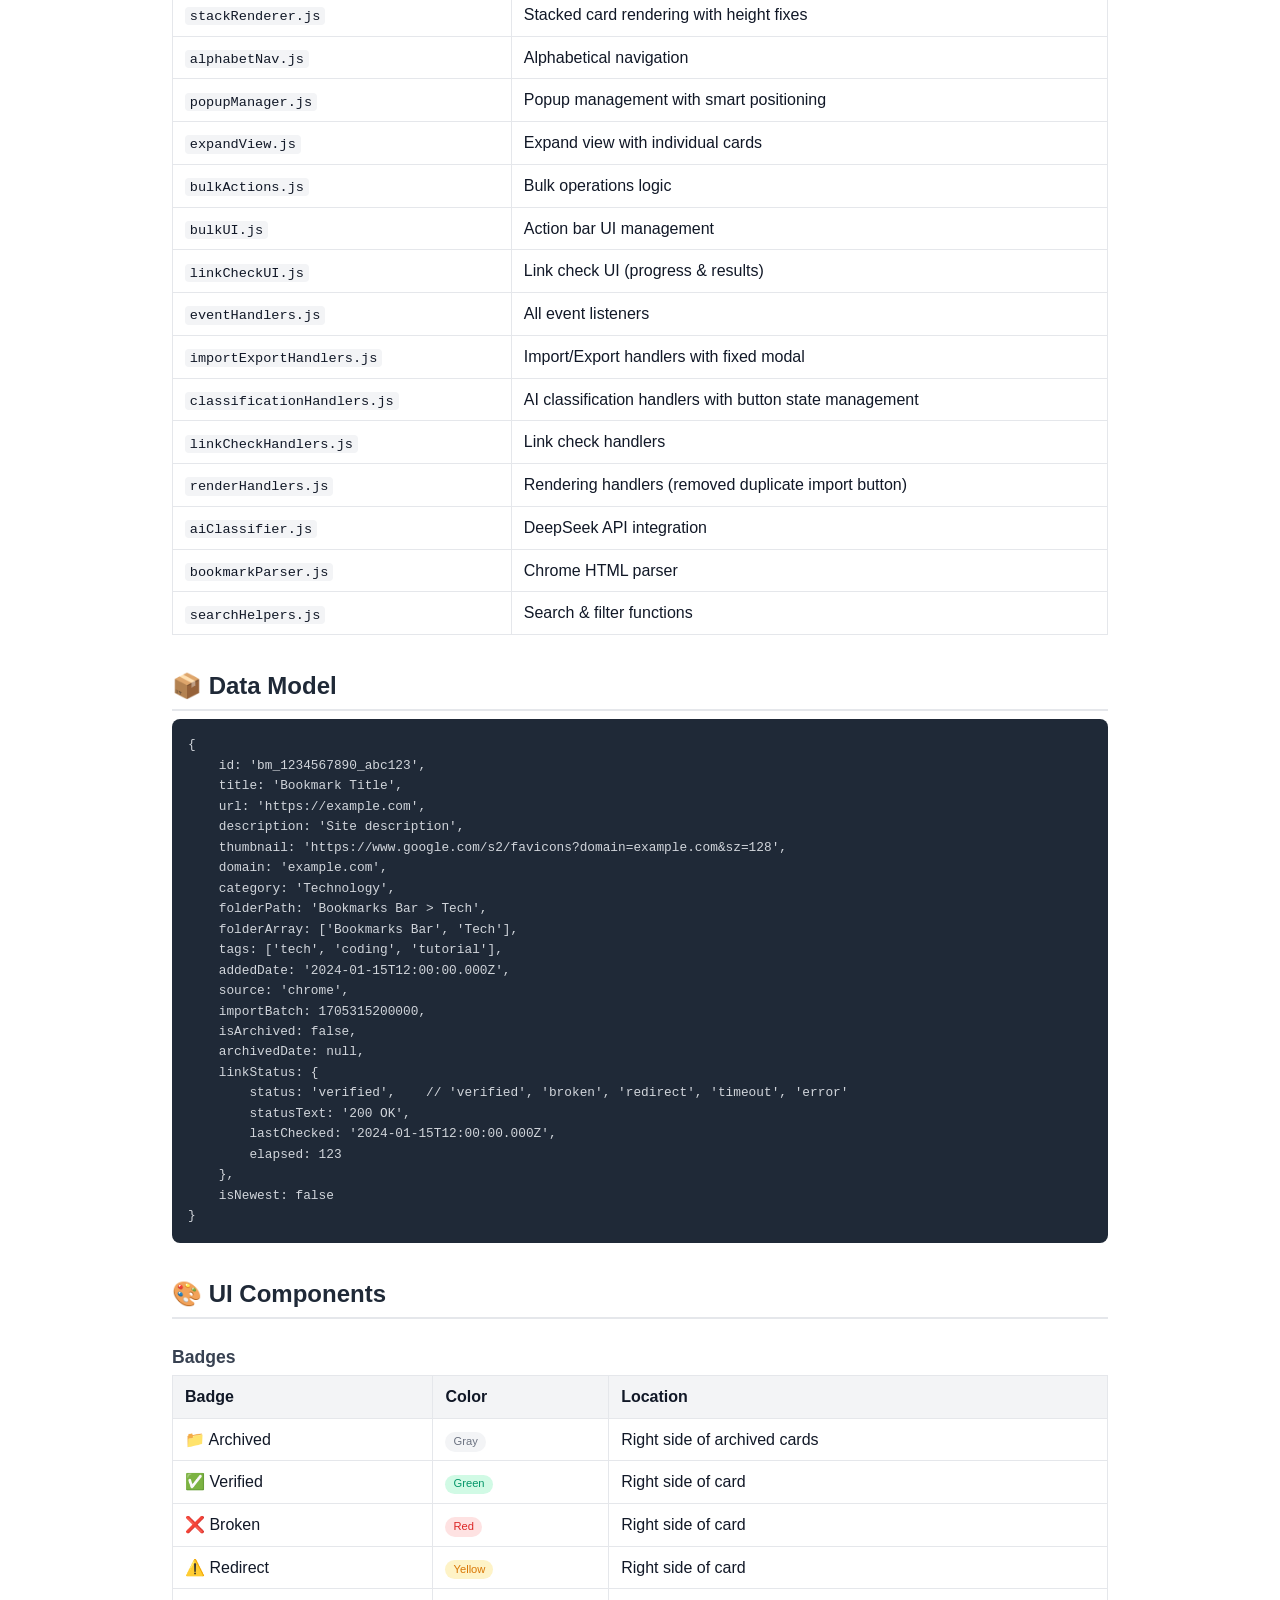
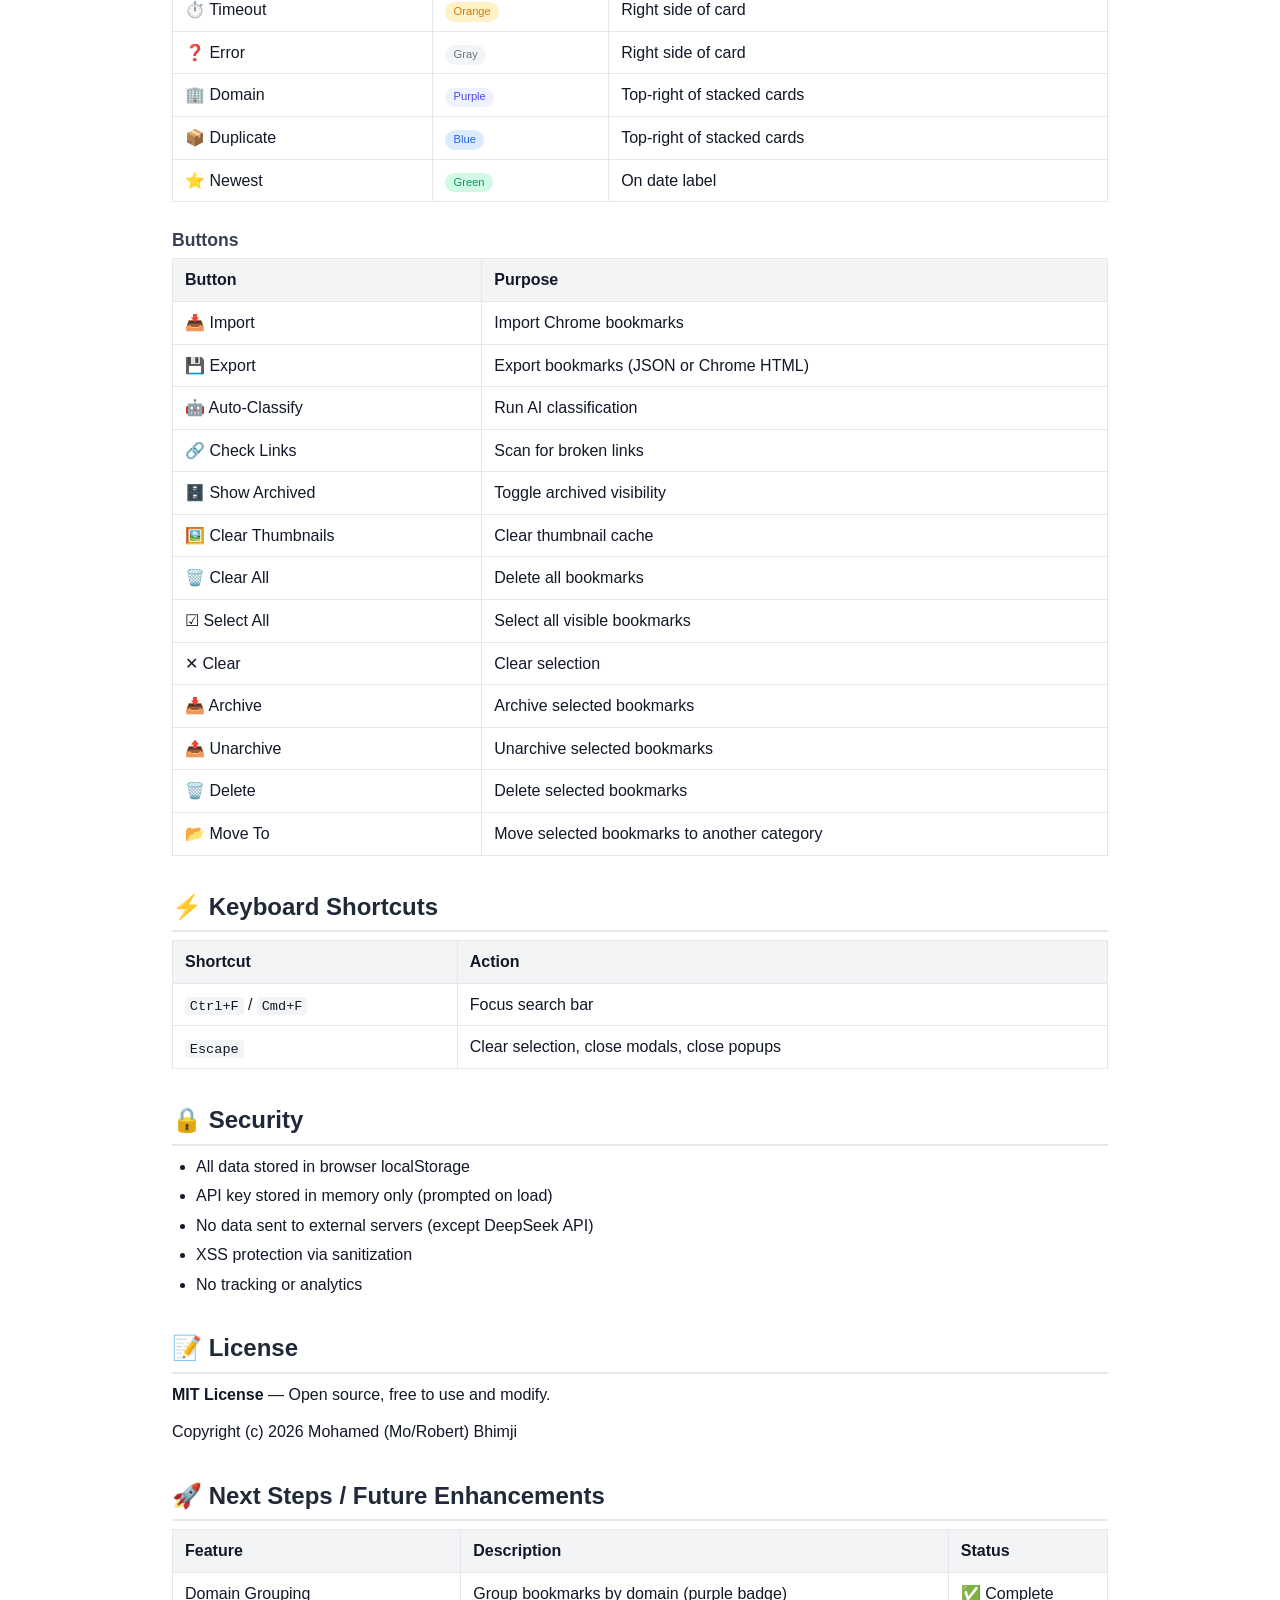
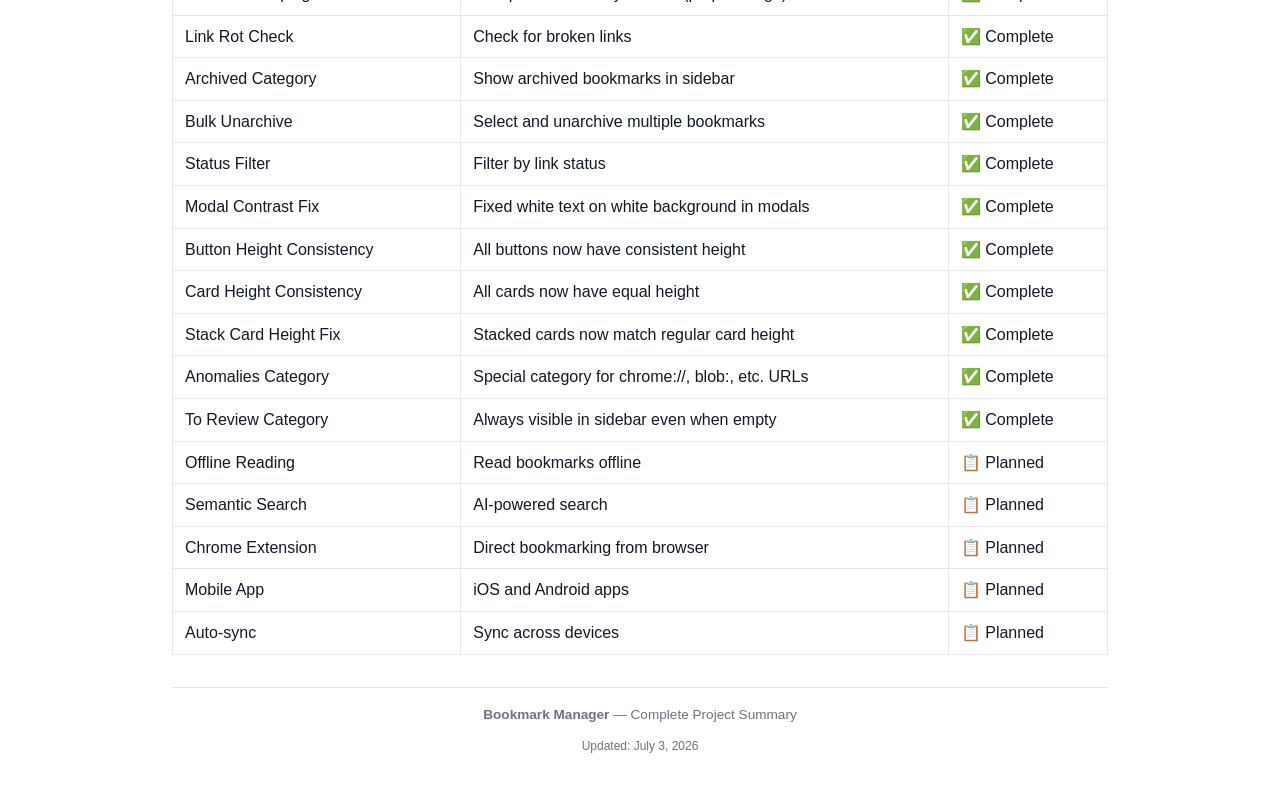
<file: project-summary.html>
<!DOCTYPE html>
<html lang="en">
<head>
    <meta charset="UTF-8">
    <meta name="viewport" content="width=device-width, initial-scale=1.0">
    <title>Bookmark Manager - Project Summary</title>
    <style>
        * {
            margin: 0;
            padding: 0;
            box-sizing: border-box;
        }
        body {
            font-family: -apple-system, BlinkMacSystemFont, 'Segoe UI', Roboto, Oxygen, Ubuntu, sans-serif;
            background: white;
            color: #111827;
            padding: 2rem;
            max-width: 1000px;
            margin: 0 auto;
            line-height: 1.6;
        }
        h1 {
            font-size: 2rem;
            margin-bottom: 0.5rem;
            color: #4F46E5;
        }
        h2 {
            font-size: 1.5rem;
            margin-top: 2rem;
            margin-bottom: 0.5rem;
            color: #1F2937;
            border-bottom: 2px solid #E5E7EB;
            padding-bottom: 0.25rem;
        }
        h3 {
            font-size: 1.1rem;
            margin-top: 1.5rem;
            margin-bottom: 0.25rem;
            color: #374151;
        }
        h4 {
            font-size: 1rem;
            margin-top: 1rem;
            margin-bottom: 0.25rem;
            color: #4B5563;
        }
        p {
            margin-bottom: 0.75rem;
        }
        ul,
        ol {
            padding-left: 1.5rem;
            margin-bottom: 0.75rem;
        }
        li {
            margin-bottom: 0.25rem;
        }
        .section {
            margin-bottom: 2rem;
        }
        .two-col {
            display: grid;
            grid-template-columns: 1fr 1fr;
            gap: 1rem;
        }
        .card {
            background: #F9FAFB;
            border-radius: 8px;
            padding: 1rem;
            border: 1px solid #E5E7EB;
        }
        .card h4 {
            margin-top: 0;
            color: #4F46E5;
        }
        code {
            background: #F3F4F6;
            padding: 0.1rem 0.3rem;
            border-radius: 4px;
            font-size: 0.85rem;
            font-family: 'Courier New', monospace;
        }
        pre {
            background: #1F2937;
            color: #D1D5DB;
            padding: 1rem;
            border-radius: 8px;
            overflow-x: auto;
            font-family: 'Courier New', monospace;
            font-size: 0.8rem;
            margin-bottom: 0.75rem;
            white-space: pre-wrap;
        }
        table {
            width: 100%;
            border-collapse: collapse;
            margin-bottom: 0.75rem;
        }
        th,
        td {
            padding: 0.5rem 0.75rem;
            border: 1px solid #E5E7EB;
            text-align: left;
        }
        th {
            background: #F3F4F6;
            font-weight: 600;
        }
        .badge {
            display: inline-block;
            padding: 0.05rem 0.5rem;
            border-radius: 12px;
            font-size: 0.7rem;
            font-weight: 500;
        }
        .badge-green {
            background: #D1FAE5;
            color: #059669;
        }
        .badge-red {
            background: #FEE2E2;
            color: #DC2626;
        }
        .badge-yellow {
            background: #FEF3C7;
            color: #D97706;
        }
        .badge-gray {
            background: #F3F4F6;
            color: #6B7280;
        }
        .badge-purple {
            background: #EEF2FF;
            color: #4F46E5;
        }
        .badge-blue {
            background: #DBEAFE;
            color: #2563EB;
        }
        .status-complete {
            color: #059669;
            font-weight: 600;
        }
        .status-planned {
            color: #6B7280;
            font-weight: 500;
        }
        .footer {
            margin-top: 2rem;
            padding-top: 1rem;
            border-top: 1px solid #E5E7EB;
            text-align: center;
            color: #6B7280;
            font-size: 0.85rem;
        }
        .print-btn {
            background: #4F46E5;
            color: white;
            border: none;
            padding: 0.5rem 1.5rem;
            border-radius: 8px;
            font-size: 0.9rem;
            font-weight: 500;
            cursor: pointer;
            transition: all 0.2s;
            margin-bottom: 1rem;
        }
        .print-btn:hover {
            background: #4338CA;
            transform: translateY(-1px);
            box-shadow: 0 4px 6px rgba(79, 70, 229, 0.2);
        }
        @media print {
            .print-btn {
                display: none;
            }
            body {
                padding: 0.5in;
            }
            pre {
                break-inside: avoid;
                background: #F3F4F6;
                color: #111827;
            }
        }
        @media (max-width: 768px) {
            .two-col {
                grid-template-columns: 1fr;
            }
            body {
                padding: 1rem;
            }
        }
        hr {
            border: none;
            border-top: 2px solid #E5E7EB;
            margin: 1.5rem 0;
        }
    </style>
</head>
<body>

    <button class="print-btn" onclick="window.print()">🖨️ Print / Save as PDF</button>

    <h1>📚 Bookmark Manager</h1>
    <p style="color: #6B7280; font-size: 1.1rem;">Complete Project Summary — Updated July 3, 2026</p>

    <!-- ============================================================ -->
    <!-- ARCHITECTURE                                                  -->
    <!-- ============================================================ -->
    <div class="section">
        <h2>🏗️ Architecture</h2>
        <h3>Directory Structure</h3>
        <pre>
bookmark-manager/
├── index.html                      # Main entry point
├── css/
│   ├── style.css                   # Main CSS import
│   ├── base/
│   │   ├── variables.css           # CSS custom properties
│   │   ├── reset.css               # Reset & base styles
│   │   ├── typography.css          # Fonts & text styles
│   │   └── layout.css              # App layout
│   ├── components/
│   │   ├── badges.css              # Domain & duplicate badges
│   │   ├── buttons.css             # All button styles
│   │   ├── cards.css               # Bookmark card styles
│   │   ├── expand-view.css         # Expand view styles
│   │   ├── grid.css                # Bookmark grid layout
│   │   ├── import-history.css      # Import history section
│   │   ├── modals.css              # Import/Export modals
│   │   ├── navigation.css          # Categories & alphabet nav
│   │   ├── popups.css              # Duplicate popup styles
│   │   ├── progress.css            # Classification progress
│   │   ├── search.css              # Search bar & filters
│   │   ├── stacks.css              # Stacked card styles
│   │   └── toast.css               # Toast notifications
│   └── responsive/
│       └── media-queries.css       # All responsive styles
├── js/
│   ├── app.js                      # Main orchestrator
│   ├── aiClassifier.js             # DeepSeek API integration
│   ├── bookmarkParser.js           # Chrome HTML parser
│   ├── core/
│   │   ├── bookmarkManager.js      # Bookmark CRUD & grouping
│   │   ├── categoryManager.js      # Category operations
│   │   └── storageManager.js       # localStorage operations
│   ├── features/
│   │   ├── classificationManager.js # AI classification with progress
│   │   ├── exportManager.js        # JSON & Chrome HTML export
│   │   ├── importManager.js        # Chrome HTML & JSON import
│   │   ├── linkChecker.js          # Link rot detection
│   │   └── thumbnailManager.js     # Thumbnail generation & caching
│   ├── handlers/
│   │   ├── eventHandlers.js        # Event listeners
│   │   ├── importExportHandlers.js # Import/Export handlers
│   │   ├── classificationHandlers.js # AI classification handlers
│   │   ├── linkCheckHandlers.js    # Link check handlers
│   │   └── renderHandlers.js       # Rendering handlers
│   ├── ui/
│   │   ├── alphabetNav.js          # Alphabetical navigation
│   │   ├── expandView.js           # Expand view (full-screen grid)
│   │   ├── popupManager.js         # Popup management
│   │   ├── stackRenderer.js        # Stacked card rendering
│   │   ├── uiManager.js            # UI updates & progress
│   │   └── uiRenderer.js           # Individual card rendering
│   └── utils/
│       ├── domHelpers.js           # DOM utility functions
│       └── searchHelpers.js        # Search & filter functions
├── LICENSE
├── README.md
├── testing-guide.html              # Complete testing guide
└── project-summary.html            # Project architecture summary
</pre>
    </div>

    <!-- ============================================================ -->
    <!-- FILE COUNT SUMMARY                                            -->
    <!-- ============================================================ -->
    <div class="section">
        <h2>📊 File Count Summary</h2>
        <table>
            <thead>
                <tr><th>Type</th><th>Files</th><th>Total Lines</th></tr>
            </thead>
            <tbody>
                <tr><td>CSS</td><td>17</td><td>~2,500</td></tr>
                <tr><td>JavaScript</td><td>28</td><td>~5,500</td></tr>
                <tr><td>HTML</td><td>3</td><td>~600</td></tr>
                <tr><td><strong>Total</strong></td><td><strong>48</strong></td><td><strong>~8,600</strong></td></tr>
            </tbody>
        </table>
    </div>

    <!-- ============================================================ -->
    <!-- FEATURES                                                      -->
    <!-- ============================================================ -->
    <div class="section">
        <h2>🎯 Features</h2>

        <h3>1. Import/Export</h3>
        <ul>
            <li><strong>Chrome Import</strong> — Import bookmarks from Chrome HTML export</li>
            <li><strong>JSON Export</strong> — Full data export (bookmarks, categories, tags, history)</li>
            <li><strong>Chrome HTML Export</strong> — Export with categories as folders</li>
            <li><strong>Import New Only</strong> — Skip duplicate bookmarks during import</li>
        </ul>

        <h3>2. AI Categorization</h3>
        <ul>
            <li><strong>DeepSeek API</strong> — Uses deepseek-v4-flash model</li>
            <li><strong>Keyword Matching</strong> — Fast pre-matching with extensive keyword lists</li>
            <li><strong>Batch Processing</strong> — Processes bookmarks in batches of 25</li>
            <li><strong>Progress Tracking</strong> — Real-time progress bar with ETA</li>
            <li><strong>Partial Results</strong> — Shows categories as they're classified</li>
            <li><strong>To Review</strong> — Bookmarks that couldn't be classified go here</li>
            <li><strong>Anomalies</strong> — Special category for chrome://, blob:, etc. URLs</li>
        </ul>

        <h3>3. Categories (18 total)</h3>
        <div class="two-col">
            <ul>
                <li>Career</li>
                <li>Cooking/Food</li>
                <li>DIY/Crafts</li>
                <li>Education</li>
                <li>Finance</li>
                <li>Gaming</li>
                <li>Health &amp; Fitness</li>
                <li>News</li>
                <li>Productivity</li>
            </ul>
            <ul>
                <li>Religious</li>
                <li>Shopping</li>
                <li>Social Media + Entertainment</li>
                <li>Sports</li>
                <li>Technology</li>
                <li>Travel</li>
                <li>Business</li>
                <li>Science</li>
                <li>To Review</li>
            </ul>
        </div>

        <h3>4. Bulk Selection &amp; Actions</h3>
        <ul>
            <li>Checkbox Selection</li>
            <li>Select All</li>
            <li>Bulk Archive</li>
            <li>Bulk Unarchive</li>
            <li>Bulk Delete</li>
            <li>Move To</li>
            <li>Selection Counter</li>
            <li>Clear Selection</li>
        </ul>

        <h3>5. Link Checker</h3>
        <ul>
            <li><strong>Link Status Badges</strong> — ✅ Verified, ❌ Broken, ⚠️ Redirect, ⏱️ Timeout, ❓ Error</li>
            <li><strong>Progress Modal</strong> — Real-time progress during scanning</li>
            <li><strong>Results Modal</strong> — Summary with broken links list</li>
            <li><strong>Bulk Actions</strong> — Move Broken to "To Review", Archive Broken, Delete Broken</li>
            <li><strong>Re-check Broken</strong> — Re-scan only broken links</li>
            <li><strong>Status Filter</strong> — Filter bookmarks by link status</li>
        </ul>

        <h3>6. Domain &amp; URL Grouping</h3>
        <ul>
            <li><strong>Domain Groups</strong> — Purple badge with domain name and count</li>
            <li><strong>URL Groups</strong> — Blue badge for exact URL duplicates</li>
            <li><strong>Stacked Cards</strong> — Visual stacking with fan-out effect</li>
            <li><strong>Popup</strong> — Click badge to see all grouped bookmarks</li>
            <li><strong>Expand View</strong> — Full-screen view of all bookmarks in a group</li>
        </ul>

        <h3>7. Archive Management</h3>
        <ul>
            <li><strong>Archived Category</strong> — 🗄️ Archived in sidebar showing all archived bookmarks</li>
            <li><strong>Archived Badge</strong> — "📁 Archived" badge on archived cards (right side)</li>
            <li><strong>Show Archived Toggle</strong> — Toggle visibility of archived bookmarks</li>
            <li><strong>Bulk Unarchive</strong> — Select and unarchive multiple bookmarks</li>
            <li><strong>Individual Unarchive</strong> — Unarchive individual bookmarks with 📤 button</li>
        </ul>

        <h3>8. Alphabetical Navigation</h3>
        <ul>
            <li>A-Z Filter</li>
            <li># Filter for non-letter domains</li>
            <li>Active Letter indicator</li>
            <li>Letter Status (bold = has bookmarks, faded = no bookmarks)</li>
        </ul>

        <h3>9. Search</h3>
        <ul>
            <li><strong>Wildcard Support</strong> — <code>*</code> (any characters) and <code>?</code> (single character)</li>
            <li><strong>Search Fields</strong> — Title, URL, description, folder path, category, tags</li>
            <li><strong>Real-time</strong> — Updates as you type</li>
        </ul>

        <h3>10. Sorting</h3>
        <ul>
            <li>Date Added (Newest)</li>
            <li>Date Added (Oldest)</li>
            <li>Title</li>
            <li>URL</li>
            <li>Category</li>
        </ul>
    </div>

    <!-- ============================================================ -->
    <!-- KEY TECHNICAL COMPONENTS                                     -->
    <!-- ============================================================ -->
    <div class="section">
        <h2>🔧 Key Technical Components</h2>
        <table>
            <thead>
                <tr><th>Module</th><th>Responsibility</th></tr>
            </thead>
            <tbody>
                <tr><td><code>app.js</code></td><td>Thin orchestrator, initializes all managers and handlers</td></tr>
                <tr><td><code>bookmarkManager.js</code></td><td>CRUD operations, sorting, grouping, stats</td></tr>
                <tr><td><code>categoryManager.js</code></td><td>Category operations, counts</td></tr>
                <tr><td><code>storageManager.js</code></td><td>localStorage operations</td></tr>
                <tr><td><code>classificationManager.js</code></td><td>AI classification with progress tracking</td></tr>
                <tr><td><code>importManager.js</code></td><td>Chrome HTML &amp; JSON import</td></tr>
                <tr><td><code>exportManager.js</code></td><td>JSON &amp; Chrome HTML export</td></tr>
                <tr><td><code>thumbnailManager.js</code></td><td>Thumbnail generation &amp; caching</td></tr>
                <tr><td><code>linkChecker.js</code></td><td>Link rot detection</td></tr>
                <tr><td><code>uiManager.js</code></td><td>UI updates, progress, stats, modals, toasts</td></tr>
                <tr><td><code>uiRenderer.js</code></td><td>Card rendering orchestrator</td></tr>
                <tr><td><code>cardBuilder.js</code></td><td>Card construction (thumbnail, content, footer)</td></tr>
                <tr><td><code>badgeManager.js</code></td><td>Badge creation (archived, link status)</td></tr>
                <tr><td><code>stackRenderer.js</code></td><td>Stacked card rendering with height fixes</td></tr>
                <tr><td><code>alphabetNav.js</code></td><td>Alphabetical navigation</td></tr>
                <tr><td><code>popupManager.js</code></td><td>Popup management with smart positioning</td></tr>
                <tr><td><code>expandView.js</code></td><td>Expand view with individual cards</td></tr>
                <tr><td><code>bulkActions.js</code></td><td>Bulk operations logic</td></tr>
                <tr><td><code>bulkUI.js</code></td><td>Action bar UI management</td></tr>
                <tr><td><code>linkCheckUI.js</code></td><td>Link check UI (progress &amp; results)</td></tr>
                <tr><td><code>eventHandlers.js</code></td><td>All event listeners</td></tr>
                <tr><td><code>importExportHandlers.js</code></td><td>Import/Export handlers with fixed modal</td></tr>
                <tr><td><code>classificationHandlers.js</code></td><td>AI classification handlers with button state management</td></tr>
                <tr><td><code>linkCheckHandlers.js</code></td><td>Link check handlers</td></tr>
                <tr><td><code>renderHandlers.js</code></td><td>Rendering handlers (removed duplicate import button)</td></tr>
                <tr><td><code>aiClassifier.js</code></td><td>DeepSeek API integration</td></tr>
                <tr><td><code>bookmarkParser.js</code></td><td>Chrome HTML parser</td></tr>
                <tr><td><code>searchHelpers.js</code></td><td>Search &amp; filter functions</td></tr>
            </tbody>
        </table>
    </div>

    <!-- ============================================================ -->
    <!-- DATA MODEL                                                    -->
    <!-- ============================================================ -->
    <div class="section">
        <h2>📦 Data Model</h2>
        <pre>{
    id: 'bm_1234567890_abc123',
    title: 'Bookmark Title',
    url: 'https://example.com',
    description: 'Site description',
    thumbnail: 'https://www.google.com/s2/favicons?domain=example.com&sz=128',
    domain: 'example.com',
    category: 'Technology',
    folderPath: 'Bookmarks Bar > Tech',
    folderArray: ['Bookmarks Bar', 'Tech'],
    tags: ['tech', 'coding', 'tutorial'],
    addedDate: '2024-01-15T12:00:00.000Z',
    source: 'chrome',
    importBatch: 1705315200000,
    isArchived: false,
    archivedDate: null,
    linkStatus: {
        status: 'verified',    // 'verified', 'broken', 'redirect', 'timeout', 'error'
        statusText: '200 OK',
        lastChecked: '2024-01-15T12:00:00.000Z',
        elapsed: 123
    },
    isNewest: false
}</pre>
    </div>

    <!-- ============================================================ -->
    <!-- UI COMPONENTS                                                 -->
    <!-- ============================================================ -->
    <div class="section">
        <h2>🎨 UI Components</h2>

        <h3>Badges</h3>
        <table>
            <thead>
                <tr><th>Badge</th><th>Color</th><th>Location</th></tr>
            </thead>
            <tbody>
                <tr><td>📁 Archived</td><td><span class="badge badge-gray">Gray</span></td><td>Right side of archived cards</td></tr>
                <tr><td>✅ Verified</td><td><span class="badge badge-green">Green</span></td><td>Right side of card</td></tr>
                <tr><td>❌ Broken</td><td><span class="badge badge-red">Red</span></td><td>Right side of card</td></tr>
                <tr><td>⚠️ Redirect</td><td><span class="badge badge-yellow">Yellow</span></td><td>Right side of card</td></tr>
                <tr><td>⏱️ Timeout</td><td><span class="badge badge-yellow">Orange</span></td><td>Right side of card</td></tr>
                <tr><td>❓ Error</td><td><span class="badge badge-gray">Gray</span></td><td>Right side of card</td></tr>
                <tr><td>🏢 Domain</td><td><span class="badge badge-purple">Purple</span></td><td>Top-right of stacked cards</td></tr>
                <tr><td>📦 Duplicate</td><td><span class="badge badge-blue">Blue</span></td><td>Top-right of stacked cards</td></tr>
                <tr><td>⭐ Newest</td><td><span class="badge badge-green">Green</span></td><td>On date label</td></tr>
            </tbody>
        </table>

        <h3>Buttons</h3>
        <table>
            <thead>
                <tr><th>Button</th><th>Purpose</th></tr>
            </thead>
            <tbody>
                <tr><td>📥 Import</td><td>Import Chrome bookmarks</td></tr>
                <tr><td>💾 Export</td><td>Export bookmarks (JSON or Chrome HTML)</td></tr>
                <tr><td>🤖 Auto-Classify</td><td>Run AI classification</td></tr>
                <tr><td>🔗 Check Links</td><td>Scan for broken links</td></tr>
                <tr><td>🗄️ Show Archived</td><td>Toggle archived visibility</td></tr>
                <tr><td>🖼️ Clear Thumbnails</td><td>Clear thumbnail cache</td></tr>
                <tr><td>🗑️ Clear All</td><td>Delete all bookmarks</td></tr>
                <tr><td>☑ Select All</td><td>Select all visible bookmarks</td></tr>
                <tr><td>✕ Clear</td><td>Clear selection</td></tr>
                <tr><td>📥 Archive</td><td>Archive selected bookmarks</td></tr>
                <tr><td>📤 Unarchive</td><td>Unarchive selected bookmarks</td></tr>
                <tr><td>🗑️ Delete</td><td>Delete selected bookmarks</td></tr>
                <tr><td>📂 Move To</td><td>Move selected bookmarks to another category</td></tr>
            </tbody>
        </table>
    </div>

    <!-- ============================================================ -->
    <!-- KEYBOARD SHORTCUTS                                            -->
    <!-- ============================================================ -->
    <div class="section">
        <h2>⚡ Keyboard Shortcuts</h2>
        <table>
            <thead>
                <tr><th>Shortcut</th><th>Action</th></tr>
            </thead>
            <tbody>
                <tr><td><code>Ctrl+F</code> / <code>Cmd+F</code></td><td>Focus search bar</td></tr>
                <tr><td><code>Escape</code></td><td>Clear selection, close modals, close popups</td></tr>
            </tbody>
        </table>
    </div>

    <!-- ============================================================ -->
    <!-- SECURITY                                                      -->
    <!-- ============================================================ -->
    <div class="section">
        <h2>🔒 Security</h2>
        <ul>
            <li>All data stored in browser localStorage</li>
            <li>API key stored in memory only (prompted on load)</li>
            <li>No data sent to external servers (except DeepSeek API)</li>
            <li>XSS protection via sanitization</li>
            <li>No tracking or analytics</li>
        </ul>
    </div>

    <!-- ============================================================ -->
    <!-- LICENSE                                                       -->
    <!-- ============================================================ -->
    <div class="section">
        <h2>📝 License</h2>
        <p><strong>MIT License</strong> — Open source, free to use and modify.</p>
        <p>Copyright (c) 2026 Mohamed (Mo/Robert) Bhimji</p>
    </div>

    <!-- ============================================================ -->
    <!-- FUTURE ENHANCEMENTS                                           -->
    <!-- ============================================================ -->
    <div class="section">
        <h2>🚀 Next Steps / Future Enhancements</h2>
        <table>
            <thead>
                <tr><th>Feature</th><th>Description</th><th>Status</th></tr>
            </thead>
            <tbody>
                <tr><td>Domain Grouping</td><td>Group bookmarks by domain (purple badge)</td><td>✅ Complete</td></tr>
                <tr><td>Link Rot Check</td><td>Check for broken links</td><td>✅ Complete</td></tr>
                <tr><td>Archived Category</td><td>Show archived bookmarks in sidebar</td><td>✅ Complete</td></tr>
                <tr><td>Bulk Unarchive</td><td>Select and unarchive multiple bookmarks</td><td>✅ Complete</td></tr>
                <tr><td>Status Filter</td><td>Filter by link status</td><td>✅ Complete</td></tr>
                <tr><td>Modal Contrast Fix</td><td>Fixed white text on white background in modals</td><td>✅ Complete</td></tr>
                <tr><td>Button Height Consistency</td><td>All buttons now have consistent height</td><td>✅ Complete</td></tr>
                <tr><td>Card Height Consistency</td><td>All cards now have equal height</td><td>✅ Complete</td></tr>
                <tr><td>Stack Card Height Fix</td><td>Stacked cards now match regular card height</td><td>✅ Complete</td></tr>
                <tr><td>Anomalies Category</td><td>Special category for chrome://, blob:, etc. URLs</td><td>✅ Complete</td></tr>
                <tr><td>To Review Category</td><td>Always visible in sidebar even when empty</td><td>✅ Complete</td></tr>
                <tr><td>Offline Reading</td><td>Read bookmarks offline</td><td>📋 Planned</td></tr>
                <tr><td>Semantic Search</td><td>AI-powered search</td><td>📋 Planned</td></tr>
                <tr><td>Chrome Extension</td><td>Direct bookmarking from browser</td><td>📋 Planned</td></tr>
                <tr><td>Mobile App</td><td>iOS and Android apps</td><td>📋 Planned</td></tr>
                <tr><td>Auto-sync</td><td>Sync across devices</td><td>📋 Planned</td></tr>
            </tbody>
        </table>
    </div>

    <div class="footer">
        <p><strong>Bookmark Manager</strong> — Complete Project Summary</p>
        <p style="font-size: 0.75rem;">Updated: July 3, 2026</p>
    </div>

</body>
</html>
</file>
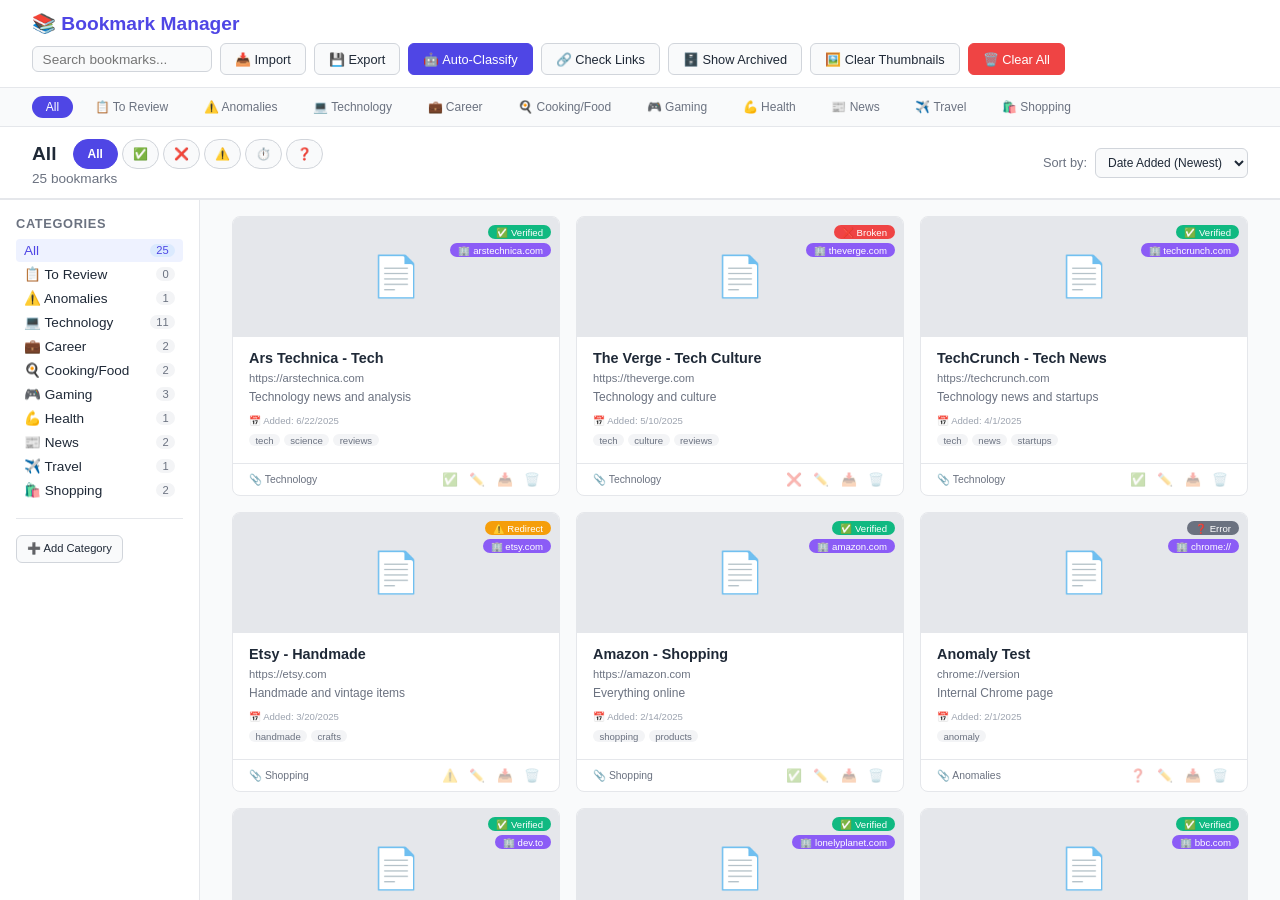
<file: prototype-a.html>
<!DOCTYPE html>
<html lang="en">
<head>
    <meta charset="UTF-8" />
    <meta name="viewport" content="width=device-width, initial-scale=1.0" />
    <title>Bookmark Manager - Prototype</title>
    <style>
        /* ========================================
           RESET & BASE
        ======================================== */
        * {
            margin: 0;
            padding: 0;
            box-sizing: border-box;
        }

        body {
            font-family: -apple-system, BlinkMacSystemFont, 'Segoe UI', Roboto, Oxygen, Ubuntu, sans-serif;
            background: #F3F4F6;
            color: #1F2937;
            height: 100vh;
            display: flex;
            flex-direction: column;
            overflow: hidden;
        }

        /* ========================================
           FIXED HEADER
        ======================================== */
        .fixed-header {
            position: sticky;
            top: 0;
            z-index: 100;
            background: white;
            border-bottom: 1px solid #E5E7EB;
            flex-shrink: 0;
        }

        /* ----- Top Bar ----- */
        .top-bar {
            display: flex;
            justify-content: space-between;
            align-items: center;
            padding: 0.75rem 2rem;
            background: white;
            border-bottom: 1px solid #E5E7EB;
            flex-wrap: wrap;
            gap: 0.5rem;
        }

        .top-bar .logo {
            font-size: 1.2rem;
            font-weight: 700;
            color: #4F46E5;
        }

        .top-bar .right {
            display: flex;
            align-items: center;
            gap: 0.5rem;
            flex-wrap: wrap;
        }

        .top-bar .right input[type="text"] {
            padding: 0.3rem 0.6rem;
            border: 1px solid #D1D5DB;
            border-radius: 6px;
            font-size: 0.85rem;
            width: 180px;
            background: #F9FAFB;
        }

        .top-bar .right input[type="text"]:focus {
            outline: none;
            border-color: #4F46E5;
            box-shadow: 0 0 0 2px rgba(79, 70, 229, 0.1);
        }

        .btn {
            display: inline-flex;
            align-items: center;
            justify-content: center;
            gap: 4px;
            padding: 0 14px;
            height: 32px;
            border: 1px solid #D1D5DB;
            border-radius: 6px;
            background: #F9FAFB;
            color: #1F2937;
            font-size: 0.8rem;
            font-weight: 500;
            cursor: pointer;
            transition: all 0.2s ease;
            white-space: nowrap;
        }

        .btn:hover {
            background: #F3F4F6;
            border-color: #9CA3AF;
            transform: translateY(-1px);
            box-shadow: 0 2px 4px rgba(0, 0, 0, 0.08);
        }

        .btn-primary {
            background: #4F46E5;
            border-color: #4F46E5;
            color: white;
        }

        .btn-primary:hover {
            background: #4338CA;
            border-color: #4338CA;
            color: white;
        }

        .btn-danger {
            background: #EF4444;
            border-color: #EF4444;
            color: white;
        }

        .btn-danger:hover {
            background: #DC2626;
            border-color: #DC2626;
            color: white;
        }

        .btn-success {
            background: #10B981;
            border-color: #10B981;
            color: white;
        }

        .btn-success:hover {
            background: #059669;
            border-color: #059669;
            color: white;
        }

        .btn-sm {
            height: 28px;
            font-size: 0.7rem;
            padding: 0 10px;
        }

        /* ----- Category Bar ----- */
        .category-bar {
            display: flex;
            align-items: center;
            gap: 0.5rem;
            padding: 0.5rem 2rem;
            background: #F9FAFB;
            border-bottom: 1px solid #E5E7EB;
            overflow-x: auto;
            flex-wrap: nowrap;
        }

        .category-bar .cat-btn {
            padding: 0.2rem 0.8rem;
            border: 1px solid transparent;
            border-radius: 12px;
            background: transparent;
            color: #6B7280;
            font-size: 0.75rem;
            font-weight: 500;
            cursor: pointer;
            white-space: nowrap;
            transition: all 0.2s ease;
        }

        .category-bar .cat-btn:hover {
            background: #E5E7EB;
            color: #1F2937;
        }

        .category-bar .cat-btn.active {
            background: #4F46E5;
            color: white;
        }

        /* ----- Content Header (Sticky with top bar) ----- */
        .content-header {
            display: flex;
            justify-content: space-between;
            align-items: center;
            padding: 0.75rem 2rem;
            background: white;
            border-bottom: 1px solid #E5E7EB;
            flex-wrap: wrap;
            gap: 0.5rem;
        }

        .content-header .left {
            display: flex;
            flex-direction: column;
            gap: 0.1rem;
        }

        .content-header .left .title-row {
            display: flex;
            align-items: center;
            gap: 1rem;
            flex-wrap: wrap;
        }

        .content-header .left .title-row h2 {
            font-size: 1.2rem;
            font-weight: 600;
            margin: 0;
        }

        .content-header .left .count {
            font-size: 0.85rem;
            color: #6B7280;
        }

        .content-header .right {
            display: flex;
            align-items: center;
            gap: 0.5rem;
            flex-wrap: wrap;
        }

        /* ----- Status Filters ----- */
        .status-filters {
            display: inline-flex;
            align-items: center;
            gap: 4px;
        }

        .status-filter {
            display: inline-flex;
            align-items: center;
            justify-content: center;
            padding: 0 10px;
            height: 30px;
            border: 1px solid #D1D5DB;
            border-radius: 15px;
            background: #F9FAFB;
            color: #6B7280;
            font-size: 0.75rem;
            font-weight: 500;
            cursor: pointer;
            transition: all 0.2s ease;
            white-space: nowrap;
        }

        .status-filter:hover:not(.active) {
            background: #F3F4F6;
            border-color: #9CA3AF;
            transform: translateY(-1px);
            box-shadow: 0 2px 4px rgba(0, 0, 0, 0.08);
        }

        .status-filter.active {
            background: #4F46E5;
            border-color: #4F46E5;
            color: white;
        }

        .status-filter[data-status="all"] {
            font-weight: 600;
            padding: 0 14px;
        }

        /* ----- Sort Select ----- */
        .sort-select {
            padding: 0.2rem 0.5rem;
            height: 30px;
            border: 1px solid #D1D5DB;
            border-radius: 6px;
            background: #F9FAFB;
            color: #1F2937;
            font-size: 0.75rem;
            cursor: pointer;
            outline: none;
            min-width: 120px;
        }

        .sort-select:focus {
            border-color: #4F46E5;
            box-shadow: 0 0 0 2px rgba(79, 70, 229, 0.1);
        }

        /* ========================================
           MAIN LAYOUT
        ======================================== */
        .main-layout {
            display: flex;
            flex: 1;
            overflow: hidden;
        }

        /* ----- Sidebar ----- */
        .sidebar {
            width: 200px;
            background: white;
            border-right: 1px solid #E5E7EB;
            padding: 1rem;
            overflow-y: auto;
            flex-shrink: 0;
        }

        .sidebar h3 {
            font-size: 0.8rem;
            color: #6B7280;
            text-transform: uppercase;
            letter-spacing: 0.05em;
            margin-bottom: 0.5rem;
        }

        .sidebar ul {
            list-style: none;
        }

        .sidebar ul li {
            padding: 0.25rem 0.5rem;
            border-radius: 4px;
            font-size: 0.85rem;
            cursor: pointer;
            display: flex;
            justify-content: space-between;
            align-items: center;
            transition: background 0.2s ease;
        }

        .sidebar ul li:hover {
            background: #F3F4F6;
        }

        .sidebar ul li.active {
            background: #EEF2FF;
            color: #4F46E5;
            font-weight: 500;
        }

        .sidebar ul li .count {
            font-size: 0.7rem;
            color: #6B7280;
            background: #F3F4F6;
            padding: 0.05rem 0.4rem;
            border-radius: 10px;
        }

        .sidebar ul li.active .count {
            background: #DBEAFE;
            color: #4F46E5;
        }

        /* ----- Content ----- */
        .content {
            flex: 1;
            padding: 1rem 2rem;
            overflow-y: auto;
            background: #F9FAFB;
        }

        /* ----- Action Bar ----- */
        .action-bar {
            display: none;
            align-items: center;
            gap: 0.5rem;
            padding: 0.5rem 1rem;
            background: white;
            border-radius: 8px;
            border: 1px solid #E5E7EB;
            margin-bottom: 1rem;
            flex-wrap: wrap;
        }

        .action-bar.visible {
            display: flex;
        }

        .action-bar .select-all {
            display: flex;
            align-items: center;
            gap: 0.5rem;
        }

        .action-bar .select-all input[type="checkbox"] {
            width: 16px;
            height: 16px;
            accent-color: #4F46E5;
            cursor: pointer;
        }

        .action-bar .select-all label {
            font-size: 0.8rem;
            color: #6B7280;
        }

        .action-bar .selection-count {
            font-size: 0.8rem;
            font-weight: 500;
            color: #1F2937;
        }

        .action-bar .btn {
            font-size: 0.75rem;
            padding: 0 12px;
            height: 28px;
        }

        /* ========================================
           BOOKMARK GRID
        ======================================== */
        .bookmarks-grid {
            display: grid;
            grid-template-columns: repeat(auto-fill, minmax(260px, 1fr));
            gap: 1rem;
        }

        /* ----- Bookmark Card ----- */
        .bookmark-card {
            background: white;
            border-radius: 8px;
            border: 1px solid #E5E7EB;
            overflow: hidden;
            transition: all 0.2s ease;
            cursor: pointer;
            display: flex;
            flex-direction: column;
            min-height: 280px;
            position: relative;
        }

        .bookmark-card:hover {
            transform: translateY(-2px);
            box-shadow: 0 4px 12px rgba(0, 0, 0, 0.08);
        }

        .bookmark-card.selected {
            border: 2px solid #4F46E5;
            box-shadow: 0 0 0 2px rgba(79, 70, 229, 0.2);
        }

        .bookmark-card .checkbox {
            position: absolute;
            top: 8px;
            left: 8px;
            z-index: 5;
            width: 16px;
            height: 16px;
            accent-color: #4F46E5;
            cursor: pointer;
            opacity: 0;
            transition: opacity 0.2s ease;
        }

        .bookmark-card:hover .checkbox,
        .bookmark-card.selected .checkbox {
            opacity: 1;
        }

        /* ----- Badge Stacking ----- */
        .bookmark-card .badge-stack {
            position: absolute;
            top: 8px;
            right: 8px;
            z-index: 10;
            display: flex;
            flex-direction: column;
            align-items: flex-end;
            gap: 4px;
        }

        .bookmark-card .badge-stack .badge {
            padding: 0.1rem 0.5rem;
            border-radius: 12px;
            font-size: 0.6rem;
            font-weight: 500;
            white-space: nowrap;
            color: white;
            pointer-events: none;
            cursor: default;
        }

        .bookmark-card .badge-stack .badge-status {
            background: #10B981;
        }
        .bookmark-card .badge-stack .badge-status.broken {
            background: #EF4444;
        }
        .bookmark-card .badge-stack .badge-status.redirect {
            background: #F59E0B;
        }
        .bookmark-card .badge-stack .badge-status.timeout {
            background: #F97316;
        }
        .bookmark-card .badge-stack .badge-status.error {
            background: #6B7280;
        }

        .bookmark-card .badge-stack .badge-stack-domain {
            background: #8B5CF6;
        }

        .bookmark-card .badge-stack .badge-stack-duplicate {
            background: #3B82F6;
        }

        /* ----- Thumbnail ----- */
        .bookmark-card .thumbnail {
            height: 120px;
            background: #E5E7EB;
            display: flex;
            align-items: center;
            justify-content: center;
            font-size: 2.5rem;
            color: #9CA3AF;
            flex-shrink: 0;
        }

        .bookmark-card .thumbnail .domain {
            font-size: 0.8rem;
            color: #6B7280;
        }

        /* ----- Content ----- */
        .bookmark-card .card-content {
            padding: 0.75rem 1rem;
            flex: 1;
            display: flex;
            flex-direction: column;
            gap: 0.25rem;
        }

        .bookmark-card .card-content .title {
            font-weight: 600;
            font-size: 0.9rem;
            display: -webkit-box;
            -webkit-line-clamp: 2;
            -webkit-box-orient: vertical;
            overflow: hidden;
            line-height: 1.3;
        }

        .bookmark-card .card-content .url {
            font-size: 0.7rem;
            color: #6B7280;
            white-space: nowrap;
            overflow: hidden;
            text-overflow: ellipsis;
        }

        .bookmark-card .card-content .description {
            font-size: 0.75rem;
            color: #6B7280;
            display: -webkit-box;
            -webkit-line-clamp: 2;
            -webkit-box-orient: vertical;
            overflow: hidden;
            line-height: 1.4;
            margin: 0.1rem 0;
        }

        .bookmark-card .card-content .date {
            font-size: 0.6rem;
            color: #9CA3AF;
            margin-top: 0.2rem;
        }

        .bookmark-card .card-content .tags {
            display: flex;
            flex-wrap: wrap;
            gap: 0.25rem;
            margin-top: 0.25rem;
        }

        .bookmark-card .card-content .tags .tag {
            background: #F3F4F6;
            padding: 0.05rem 0.4rem;
            border-radius: 10px;
            font-size: 0.6rem;
            color: #6B7280;
        }

        /* ----- Footer ----- */
        .bookmark-card .card-footer {
            padding: 0.4rem 1rem;
            border-top: 1px solid #E5E7EB;
            display: flex;
            justify-content: space-between;
            align-items: center;
            font-size: 0.65rem;
            color: #6B7280;
            flex-shrink: 0;
            margin-top: auto;
        }

        .bookmark-card .card-footer .actions {
            display: flex;
            gap: 0.3rem;
            opacity: 0.4;
            transition: opacity 0.2s ease;
        }

        .bookmark-card:hover .card-footer .actions {
            opacity: 1;
        }

        .bookmark-card .card-footer .actions button {
            background: none;
            border: none;
            cursor: pointer;
            font-size: 0.8rem;
            padding: 0.1rem 0.2rem;
            border-radius: 4px;
            transition: background 0.2s ease;
        }

        .bookmark-card .card-footer .actions button:hover {
            background: #F3F4F6;
        }

        .bookmark-card .card-footer .actions .delete:hover {
            color: #EF4444;
            background: #FEE2E2;
        }

        /* ========================================
           STACKED CARD
        ======================================== */
        .stack-container {
            position: relative;
            height: 100%;
            min-height: 280px;
        }

        .stack-container .stack {
            position: relative;
            width: 100%;
            height: 100%;
        }

        .stack-container .bookmark-card {
            position: absolute;
            top: 0;
            left: 0;
            width: 100%;
            height: 100%;
            min-height: 280px;
        }

        .stack-container .bookmark-card:nth-child(2) {
            transform: translate(6px, 6px) scale(0.98);
            z-index: 2;
            opacity: 0.7;
        }

        .stack-container .bookmark-card:nth-child(3) {
            transform: translate(12px, 12px) scale(0.96);
            z-index: 1;
            opacity: 0.5;
        }

        .stack-container .bookmark-card .checkbox {
            opacity: 0;
        }

        .stack-container:hover .bookmark-card .checkbox,
        .stack-container .bookmark-card.selected .checkbox {
            opacity: 1;
        }

        /* ========================================
           MODAL
        ======================================== */
        .modal-overlay {
            display: none;
            position: fixed;
            top: 0;
            left: 0;
            width: 100%;
            height: 100%;
            background: rgba(0, 0, 0, 0.5);
            z-index: 1000;
            justify-content: center;
            align-items: center;
            padding: 1rem;
        }

        .modal-overlay.visible {
            display: flex;
        }

        .modal {
            background: white;
            border-radius: 12px;
            max-width: 560px;
            width: 100%;
            max-height: 90vh;
            overflow-y: auto;
            box-shadow: 0 20px 60px rgba(0, 0, 0, 0.3);
            padding: 0;
        }

        .modal .modal-header {
            padding: 1.25rem 1.5rem;
            border-bottom: 1px solid #E5E7EB;
            display: flex;
            justify-content: space-between;
            align-items: center;
        }

        .modal .modal-header h2 {
            font-size: 1.1rem;
            font-weight: 600;
        }

        .modal .modal-header .close {
            background: none;
            border: none;
            font-size: 1.5rem;
            cursor: pointer;
            color: #6B7280;
            padding: 0 0.25rem;
        }

        .modal .modal-header .close:hover {
            color: #1F2937;
        }

        .modal .modal-body {
            padding: 1.5rem;
        }

        .modal .modal-body .form-group {
            margin-bottom: 1rem;
        }

        .modal .modal-body .form-group label {
            display: block;
            font-weight: 500;
            font-size: 0.85rem;
            margin-bottom: 0.25rem;
            color: #374151;
        }

        .modal .modal-body .form-group input,
        .modal .modal-body .form-group select,
        .modal .modal-body .form-group textarea {
            width: 100%;
            padding: 0.4rem 0.6rem;
            border: 1px solid #D1D5DB;
            border-radius: 6px;
            font-size: 0.85rem;
            font-family: inherit;
        }

        .modal .modal-body .form-group input:focus,
        .modal .modal-body .form-group select:focus,
        .modal .modal-body .form-group textarea:focus {
            outline: none;
            border-color: #4F46E5;
            box-shadow: 0 0 0 2px rgba(79, 70, 229, 0.1);
        }

        .modal .modal-body .form-group textarea {
            resize: vertical;
            min-height: 60px;
        }

        .modal .modal-body .form-row {
            display: grid;
            grid-template-columns: 1fr 1fr;
            gap: 1rem;
        }

        .modal .modal-body .form-row .new-category {
            display: flex;
            gap: 0.5rem;
            align-items: center;
            margin-top: 0.25rem;
        }

        .modal .modal-body .form-row .new-category input {
            flex: 1;
        }

        .modal .modal-body .form-row .new-category button {
            padding: 0.2rem 0.6rem;
            height: 32px;
            font-size: 0.75rem;
        }

        .modal .modal-footer {
            padding: 1rem 1.5rem;
            border-top: 1px solid #E5E7EB;
            display: flex;
            justify-content: flex-end;
            gap: 0.5rem;
        }

        /* ========================================
           STATUS DROPDOWN (Reclassify)
        ======================================== */
        .status-dropdown {
            position: relative;
            display: inline-block;
        }

        .status-dropdown .status-toggle {
            background: none;
            border: none;
            cursor: pointer;
            font-size: 0.8rem;
            padding: 0.1rem 0.3rem;
            border-radius: 4px;
        }

        .status-dropdown .status-toggle:hover {
            background: #F3F4F6;
        }

        .status-dropdown .status-menu {
            display: none;
            position: absolute;
            top: 100%;
            left: 0;
            background: white;
            border: 1px solid #E5E7EB;
            border-radius: 8px;
            box-shadow: 0 4px 12px rgba(0, 0, 0, 0.15);
            min-width: 140px;
            z-index: 20;
            padding: 0.25rem 0;
        }

        .status-dropdown .status-menu.visible {
            display: block;
        }

        .status-dropdown .status-menu .status-option {
            padding: 0.3rem 0.8rem;
            font-size: 0.8rem;
            cursor: pointer;
            display: flex;
            align-items: center;
            gap: 0.4rem;
        }

        .status-dropdown .status-menu .status-option:hover {
            background: #F3F4F6;
        }

        .status-dropdown .status-menu .status-option.active {
            background: #EEF2FF;
            color: #4F46E5;
        }

        /* ========================================
           RESPONSIVE
        ======================================== */
        @media (max-width: 768px) {
            .top-bar {
                padding: 0.5rem 1rem;
            }
            .top-bar .right input[type="text"] {
                width: 120px;
            }
            .category-bar {
                padding: 0.4rem 1rem;
            }
            .content-header {
                padding: 0.5rem 1rem;
            }
            .content {
                padding: 0.75rem 1rem;
            }
            .sidebar {
                width: 150px;
                padding: 0.75rem 0.5rem;
            }
            .bookmarks-grid {
                grid-template-columns: repeat(auto-fill, minmax(200px, 1fr));
            }
            .modal {
                max-width: 100%;
                margin: 0.5rem;
            }
            .modal .modal-body .form-row {
                grid-template-columns: 1fr;
            }
        }

        @media (max-width: 480px) {
            .top-bar .right input[type="text"] {
                width: 80px;
            }
            .content-header .left .title-row h2 {
                font-size: 1rem;
            }
            .content-header .right {
                gap: 0.25rem;
            }
            .status-filter {
                padding: 0 6px;
                height: 24px;
                font-size: 0.6rem;
            }
            .status-filter[data-status="all"] {
                padding: 0 8px;
                font-size: 0.6rem;
            }
            .sort-select {
                min-width: 80px;
                font-size: 0.65rem;
                height: 24px;
            }
            .bookmarks-grid {
                grid-template-columns: 1fr;
            }
        }

        /* ========================================
           SCROLLBAR
        ======================================== */
        ::-webkit-scrollbar {
            width: 6px;
            height: 6px;
        }
        ::-webkit-scrollbar-track {
            background: #F3F4F6;
        }
        ::-webkit-scrollbar-thumb {
            background: #D1D5DB;
            border-radius: 3px;
        }
        ::-webkit-scrollbar-thumb:hover {
            background: #9CA3AF;
        }
    </style>
</head>
<body>

    <!-- ========================================
    FIXED HEADER
    ======================================== -->
    <div class="fixed-header">

        <!-- Top Bar -->
        <div class="top-bar">
            <div class="logo">📚 Bookmark Manager</div>
            <div class="right">
                <input type="text" id="searchInput" placeholder="Search bookmarks..." />
                <button class="btn">📥 Import</button>
                <button class="btn">💾 Export</button>
                <button class="btn btn-primary">🤖 Auto-Classify</button>
                <button class="btn">🔗 Check Links</button>
                <button class="btn" id="showArchivedBtn">🗄️ Show Archived</button>
                <button class="btn">🖼️ Clear Thumbnails</button>
                <button class="btn btn-danger">🗑️ Clear All</button>
            </div>
        </div>

        <!-- Category Bar -->
        <div class="category-bar" id="categoryBar">
            <button class="cat-btn active" data-category="All">All</button>
            <button class="cat-btn" data-category="To Review">📋 To Review</button>
            <button class="cat-btn" data-category="Anomalies">⚠️ Anomalies</button>
            <button class="cat-btn" data-category="Technology">💻 Technology</button>
            <button class="cat-btn" data-category="Career">💼 Career</button>
            <button class="cat-btn" data-category="Cooking/Food">🍳 Cooking/Food</button>
            <button class="cat-btn" data-category="Gaming">🎮 Gaming</button>
            <button class="cat-btn" data-category="Health">💪 Health</button>
            <button class="cat-btn" data-category="News">📰 News</button>
            <button class="cat-btn" data-category="Travel">✈️ Travel</button>
            <button class="cat-btn" data-category="Shopping">🛍️ Shopping</button>
        </div>

        <!-- Content Header (Sticky) -->
        <div class="content-header" id="contentHeader">
            <div class="left">
                <div class="title-row">
                    <h2 id="currentCategoryTitle">All Bookmarks</h2>
                    <div class="status-filters" id="statusFilters">
                        <button class="status-filter active" data-status="all">All</button>
                        <button class="status-filter" data-status="verified">✅</button>
                        <button class="status-filter" data-status="broken">❌</button>
                        <button class="status-filter" data-status="redirect">⚠️</button>
                        <button class="status-filter" data-status="timeout">⏱️</button>
                        <button class="status-filter" data-status="error">❓</button>
                    </div>
                </div>
                <span class="count" id="bookmarkCount">0 bookmarks</span>
            </div>
            <div class="right">
                <label style="font-size:0.8rem;color:#6B7280;">Sort by:</label>
                <select class="sort-select" id="sortSelect">
                    <option value="date-desc">Date Added (Newest)</option>
                    <option value="date-asc">Date Added (Oldest)</option>
                    <option value="title">Title</option>
                    <option value="url">URL</option>
                    <option value="category">Category</option>
                </select>
            </div>
        </div>
    </div>

    <!-- ========================================
    MAIN LAYOUT
    ======================================== -->
    <div class="main-layout">

        <!-- Sidebar -->
        <div class="sidebar" id="sidebar">
            <h3>Categories</h3>
            <ul id="categoriesList">
                <li class="active" data-category="All">All <span class="count">0</span></li>
                <li data-category="To Review">📋 To Review <span class="count">0</span></li>
                <li data-category="Anomalies">⚠️ Anomalies <span class="count">0</span></li>
                <li data-category="Technology">💻 Technology <span class="count">0</span></li>
                <li data-category="Career">💼 Career <span class="count">0</span></li>
                <li data-category="Cooking/Food">🍳 Cooking/Food <span class="count">0</span></li>
                <li data-category="Gaming">🎮 Gaming <span class="count">0</span></li>
                <li data-category="Health">💪 Health <span class="count">0</span></li>
                <li data-category="News">📰 News <span class="count">0</span></li>
                <li data-category="Travel">✈️ Travel <span class="count">0</span></li>
                <li data-category="Shopping">🛍️ Shopping <span class="count">0</span></li>
            </ul>
            <div style="margin-top:1rem;padding-top:1rem;border-top:1px solid #E5E7EB;font-size:0.75rem;color:#6B7280;">
                <button class="btn btn-sm" id="addCategoryBtn">➕ Add Category</button>
            </div>
        </div>

        <!-- Content -->
        <div class="content" id="content">

            <!-- Action Bar -->
            <div class="action-bar" id="actionBar">
                <div class="select-all">
                    <input type="checkbox" id="selectAll" />
                    <label for="selectAll">Select All</label>
                </div>
                <span class="selection-count" id="selectionCount">0 selected</span>
                <button class="btn btn-sm" id="clearSelectionBtn">✕ Clear</button>
                <button class="btn btn-sm" id="bulkArchiveBtn">📥 Archive</button>
                <button class="btn btn-sm" id="bulkUnarchiveBtn">📤 Unarchive</button>
                <button class="btn btn-sm btn-danger" id="bulkDeleteBtn">🗑️ Delete</button>
                <button class="btn btn-sm" id="bulkMoveBtn">📂 Move To</button>
            </div>

            <!-- Bookmarks Grid -->
            <div class="bookmarks-grid" id="bookmarksGrid">
                <!-- Rendered by JS -->
            </div>

        </div>
    </div>

    <!-- ========================================
    EDIT MODAL
    ======================================== -->
    <div class="modal-overlay" id="editModal">
        <div class="modal">
            <div class="modal-header">
                <h2>✏️ Edit Bookmark</h2>
                <button class="close" id="editModalClose">&times;</button>
            </div>
            <div class="modal-body">
                <div class="form-group">
                    <label>Title</label>
                    <input type="text" id="editTitle" />
                </div>
                <div class="form-group">
                    <label>URL</label>
                    <input type="text" id="editUrl" />
                </div>
                <div class="form-group">
                    <label>Description</label>
                    <textarea id="editDescription" rows="2"></textarea>
                </div>
                <div class="form-row">
                    <div class="form-group">
                        <label>Category</label>
                        <select id="editCategory"></select>
                    </div>
                    <div class="form-group">
                        <label>Tags</label>
                        <input type="text" id="editTags" placeholder="tag1, tag2, tag3" />
                    </div>
                </div>
                <div class="form-row">
                    <div class="form-group">
                        <label>New Category</label>
                        <div class="new-category">
                            <input type="text" id="editNewCategory" placeholder="Enter new category name" />
                            <button class="btn btn-sm btn-primary" id="addNewCategoryBtn">+ Add</button>
                        </div>
                    </div>
                    <div class="form-group">
                        <label>Link Status</label>
                        <select id="editStatus">
                            <option value="verified">✅ Verified</option>
                            <option value="broken">❌ Broken</option>
                            <option value="redirect">⚠️ Redirect</option>
                            <option value="timeout">⏱️ Timeout</option>
                            <option value="error">❓ Error</option>
                            <option value="unknown">❓ Unknown</option>
                        </select>
                    </div>
                </div>
                <div style="font-size:0.75rem;color:#6B7280;margin-top:0.5rem;">
                    Last checked: <span id="editLastChecked">Never</span>
                </div>
            </div>
            <div class="modal-footer">
                <button class="btn" id="editModalCancel">Cancel</button>
                <button class="btn btn-primary" id="editModalSave">💾 Save</button>
            </div>
        </div>
    </div>

    <!-- ========================================
    RECLASSIFY DROPDOWN (Inline)
    ======================================== -->
    <script>
        // ========================================
        // MOCK DATA
        // ========================================
        const mockData = [
            { id: '1', title: 'GitHub - Where code lives', url: 'https://github.com', description: 'The world\'s leading platform for version control and collaboration.', category: 'Technology', tags: ['coding', 'git', 'dev'], addedDate: '2024-01-15T12:00:00Z', domain: 'github.com', linkStatus: { status: 'verified', lastChecked: '2024-06-01T10:00:00Z' }, isArchived: false },
            { id: '2', title: 'Stack Overflow - Where developers learn', url: 'https://stackoverflow.com', description: 'Q&A for programmers', category: 'Technology', tags: ['coding', 'qa'], addedDate: '2024-02-20T14:30:00Z', domain: 'stackoverflow.com', linkStatus: { status: 'verified', lastChecked: '2024-06-01T10:00:00Z' }, isArchived: false },
            { id: '3', title: 'MDN Web Docs', url: 'https://developer.mozilla.org', description: 'Documentation for web technologies', category: 'Technology', tags: ['web', 'docs'], addedDate: '2024-03-10T09:00:00Z', domain: 'developer.mozilla.org', linkStatus: { status: 'verified', lastChecked: '2024-06-01T10:00:00Z' }, isArchived: false },
            { id: '4', title: 'LinkedIn - Professional Network', url: 'https://linkedin.com', description: 'Connect with professionals', category: 'Career', tags: ['networking', 'jobs'], addedDate: '2024-04-05T16:45:00Z', domain: 'linkedin.com', linkStatus: { status: 'broken', lastChecked: '2024-06-01T10:00:00Z' }, isArchived: false },
            { id: '5', title: 'Indeed - Job Search', url: 'https://indeed.com', description: 'Find your next job', category: 'Career', tags: ['jobs', 'hiring'], addedDate: '2024-05-12T11:20:00Z', domain: 'indeed.com', linkStatus: { status: 'verified', lastChecked: '2024-06-01T10:00:00Z' }, isArchived: false },
            { id: '6', title: 'AllRecipes - Cooking Community', url: 'https://allrecipes.com', description: 'Recipes and cooking tips', category: 'Cooking/Food', tags: ['recipes', 'cooking'], addedDate: '2024-06-18T08:30:00Z', domain: 'allrecipes.com', linkStatus: { status: 'verified', lastChecked: '2024-06-01T10:00:00Z' }, isArchived: false },
            { id: '7', title: 'Serious Eats - Food Science', url: 'https://seriouseats.com', description: 'Food science and recipes', category: 'Cooking/Food', tags: ['food', 'science'], addedDate: '2024-07-22T19:00:00Z', domain: 'seriouseats.com', linkStatus: { status: 'redirect', lastChecked: '2024-06-01T10:00:00Z' }, isArchived: false },
            { id: '8', title: 'PC Gamer - Gaming News', url: 'https://pcgamer.com', description: 'PC gaming news and reviews', category: 'Gaming', tags: ['games', 'news'], addedDate: '2024-08-01T13:15:00Z', domain: 'pcgamer.com', linkStatus: { status: 'verified', lastChecked: '2024-06-01T10:00:00Z' }, isArchived: false },
            { id: '9', title: 'IGN - Entertainment', url: 'https://ign.com', description: 'Gaming and entertainment', category: 'Gaming', tags: ['games', 'reviews'], addedDate: '2024-09-14T10:45:00Z', domain: 'ign.com', linkStatus: { status: 'timeout', lastChecked: '2024-06-01T10:00:00Z' }, isArchived: false },
            { id: '10', title: 'WebMD - Health Information', url: 'https://webmd.com', description: 'Health and wellness', category: 'Health', tags: ['health', 'medical'], addedDate: '2024-10-02T07:30:00Z', domain: 'webmd.com', linkStatus: { status: 'verified', lastChecked: '2024-06-01T10:00:00Z' }, isArchived: false },
            { id: '11', title: 'CNN - Breaking News', url: 'https://cnn.com', description: 'Latest news from around the world', category: 'News', tags: ['news', 'world'], addedDate: '2024-11-11T12:00:00Z', domain: 'cnn.com', linkStatus: { status: 'error', lastChecked: '2024-06-01T10:00:00Z' }, isArchived: false },
            { id: '12', title: 'BBC - News', url: 'https://bbc.com', description: 'British news and world affairs', category: 'News', tags: ['news', 'uk'], addedDate: '2024-12-25T09:00:00Z', domain: 'bbc.com', linkStatus: { status: 'verified', lastChecked: '2024-06-01T10:00:00Z' }, isArchived: false },
            { id: '13', title: 'Lonely Planet - Travel Guides', url: 'https://lonelyplanet.com', description: 'Travel guides and tips', category: 'Travel', tags: ['travel', 'guides'], addedDate: '2025-01-05T16:20:00Z', domain: 'lonelyplanet.com', linkStatus: { status: 'verified', lastChecked: '2024-06-01T10:00:00Z' }, isArchived: false },
            { id: '14', title: 'Amazon - Shopping', url: 'https://amazon.com', description: 'Everything online', category: 'Shopping', tags: ['shopping', 'products'], addedDate: '2025-02-14T14:00:00Z', domain: 'amazon.com', linkStatus: { status: 'verified', lastChecked: '2024-06-01T10:00:00Z' }, isArchived: false },
            { id: '15', title: 'Etsy - Handmade', url: 'https://etsy.com', description: 'Handmade and vintage items', category: 'Shopping', tags: ['handmade', 'crafts'], addedDate: '2025-03-20T11:30:00Z', domain: 'etsy.com', linkStatus: { status: 'redirect', lastChecked: '2024-06-01T10:00:00Z' }, isArchived: false },
            { id: '16', title: 'TechCrunch - Tech News', url: 'https://techcrunch.com', description: 'Technology news and startups', category: 'Technology', tags: ['tech', 'news', 'startups'], addedDate: '2025-04-01T08:45:00Z', domain: 'techcrunch.com', linkStatus: { status: 'verified', lastChecked: '2024-06-01T10:00:00Z' }, isArchived: false },
            { id: '17', title: 'The Verge - Tech Culture', url: 'https://theverge.com', description: 'Technology and culture', category: 'Technology', tags: ['tech', 'culture', 'reviews'], addedDate: '2025-05-10T15:10:00Z', domain: 'theverge.com', linkStatus: { status: 'broken', lastChecked: '2024-06-01T10:00:00Z' }, isArchived: false },
            { id: '18', title: 'Ars Technica - Tech', url: 'https://arstechnica.com', description: 'Technology news and analysis', category: 'Technology', tags: ['tech', 'science', 'reviews'], addedDate: '2025-06-22T13:45:00Z', domain: 'arstechnica.com', linkStatus: { status: 'verified', lastChecked: '2024-06-01T10:00:00Z' }, isArchived: false },
            { id: '19', title: 'Minecraft - Official Site', url: 'https://minecraft.net', description: 'Official Minecraft website', category: 'Gaming', tags: ['games', 'minecraft'], addedDate: '2024-03-15T10:00:00Z', domain: 'minecraft.net', linkStatus: { status: 'verified', lastChecked: '2024-06-01T10:00:00Z' }, isArchived: false },
            { id: '20', title: 'Github Status', url: 'https://githubstatus.com', description: 'GitHub status page', category: 'Technology', tags: ['devops', 'status'], addedDate: '2024-05-20T12:00:00Z', domain: 'githubstatus.com', linkStatus: { status: 'verified', lastChecked: '2024-06-01T10:00:00Z' }, isArchived: false },
            { id: '21', title: 'Google Fonts', url: 'https://fonts.google.com', description: 'Free fonts for web', category: 'Technology', tags: ['design', 'fonts', 'web'], addedDate: '2024-07-01T09:30:00Z', domain: 'fonts.google.com', linkStatus: { status: 'verified', lastChecked: '2024-06-01T10:00:00Z' }, isArchived: false },
            { id: '22', title: 'Stack Exchange', url: 'https://stackexchange.com', description: 'Q&A network', category: 'Technology', tags: ['qa', 'community'], addedDate: '2024-09-10T14:20:00Z', domain: 'stackexchange.com', linkStatus: { status: 'verified', lastChecked: '2024-06-01T10:00:00Z' }, isArchived: false },
            { id: '23', title: 'CodePen - Code Playground', url: 'https://codepen.io', description: 'Frontend code playground', category: 'Technology', tags: ['coding', 'html', 'css', 'js'], addedDate: '2024-11-01T16:00:00Z', domain: 'codepen.io', linkStatus: { status: 'verified', lastChecked: '2024-06-01T10:00:00Z' }, isArchived: false },
            { id: '24', title: 'Dev.to - Dev Community', url: 'https://dev.to', description: 'Developer community', category: 'Technology', tags: ['coding', 'community', 'blog'], addedDate: '2025-01-15T11:00:00Z', domain: 'dev.to', linkStatus: { status: 'verified', lastChecked: '2024-06-01T10:00:00Z' }, isArchived: false },
            { id: '25', title: 'Anomaly Test', url: 'chrome://version', description: 'Internal Chrome page', category: 'Anomalies', tags: ['anomaly'], addedDate: '2025-02-01T08:00:00Z', domain: 'chrome://', linkStatus: { status: 'error', lastChecked: '2024-06-01T10:00:00Z' }, isArchived: false },
        ];

        // Add some archived bookmarks
        const archivedData = [
            { id: 'a1', title: 'Old Blog', url: 'https://oldblog.com', description: 'My old personal blog', category: 'Technology', tags: ['blog', 'old'], addedDate: '2023-01-01T00:00:00Z', domain: 'oldblog.com', linkStatus: { status: 'broken', lastChecked: '2023-12-01T10:00:00Z' }, isArchived: true },
            { id: 'a2', title: 'Old Recipe Site', url: 'https://oldrecipes.com', description: 'Recipes I used to use', category: 'Cooking/Food', tags: ['recipes', 'old'], addedDate: '2023-06-15T00:00:00Z', domain: 'oldrecipes.com', linkStatus: { status: 'verified', lastChecked: '2023-12-01T10:00:00Z' }, isArchived: true },
        ];

        // ========================================
        // APP STATE
        // ========================================
        let bookmarks = [...mockData, ...archivedData];
        let currentCategory = 'All';
        let currentStatusFilter = 'all';
        let currentSort = 'date-desc';
        let showArchived = false;
        let selectedIds = new Set();
        let editingId = null;

        // ========================================
        // DOM REFS
        // ========================================
        const grid = document.getElementById('bookmarksGrid');
        const categoriesList = document.getElementById('categoriesList');
        const categoryBar = document.getElementById('categoryBar');
        const currentTitle = document.getElementById('currentCategoryTitle');
        const countEl = document.getElementById('bookmarkCount');
        const statusFilters = document.getElementById('statusFilters');
        const sortSelect = document.getElementById('sortSelect');
        const actionBar = document.getElementById('actionBar');
        const selectionCount = document.getElementById('selectionCount');
        const selectAllCheckbox = document.getElementById('selectAll');
        const clearSelectionBtn = document.getElementById('clearSelectionBtn');
        const bulkArchiveBtn = document.getElementById('bulkArchiveBtn');
        const bulkUnarchiveBtn = document.getElementById('bulkUnarchiveBtn');
        const bulkDeleteBtn = document.getElementById('bulkDeleteBtn');
        const bulkMoveBtn = document.getElementById('bulkMoveBtn');
        const showArchivedBtn = document.getElementById('showArchivedBtn');
        const searchInput = document.getElementById('searchInput');
        const addCategoryBtn = document.getElementById('addCategoryBtn');

        // Edit Modal
        const editModal = document.getElementById('editModal');
        const editModalClose = document.getElementById('editModalClose');
        const editModalCancel = document.getElementById('editModalCancel');
        const editModalSave = document.getElementById('editModalSave');
        const editTitle = document.getElementById('editTitle');
        const editUrl = document.getElementById('editUrl');
        const editDescription = document.getElementById('editDescription');
        const editCategory = document.getElementById('editCategory');
        const editTags = document.getElementById('editTags');
        const editStatus = document.getElementById('editStatus');
        const editLastChecked = document.getElementById('editLastChecked');
        const editNewCategory = document.getElementById('editNewCategory');
        const addNewCategoryBtn = document.getElementById('addNewCategoryBtn');

        // ========================================
        // UTILITY FUNCTIONS
        // ========================================
        function getCategoryCount(category) {
            let items = bookmarks.filter(b => !b.isArchived);
            if (category === 'All') return items.length;
            if (category === 'To Review') return items.filter(b => b.category === 'To Review').length;
            if (category === 'Anomalies') return items.filter(b => b.category === 'Anomalies').length;
            return items.filter(b => b.category === category).length;
        }

        function getFilteredBookmarks() {
            let items = [...bookmarks];

            // Filter by archived
            if (!showArchived) {
                items = items.filter(b => !b.isArchived);
            } else {
                // Show ONLY archived
                items = items.filter(b => b.isArchived);
            }

            // Filter by category
            if (currentCategory !== 'All' && currentCategory !== 'To Review' && currentCategory !== 'Anomalies') {
                items = items.filter(b => b.category === currentCategory);
            } else if (currentCategory === 'To Review') {
                items = items.filter(b => b.category === 'To Review');
            } else if (currentCategory === 'Anomalies') {
                items = items.filter(b => b.category === 'Anomalies');
            }

            // Filter by status
            if (currentStatusFilter !== 'all') {
                items = items.filter(b => b.linkStatus && b.linkStatus.status === currentStatusFilter);
            }

            // Search filter
            const query = searchInput.value.trim().toLowerCase();
            if (query) {
                items = items.filter(b =>
                    b.title.toLowerCase().includes(query) ||
                    b.url.toLowerCase().includes(query) ||
                    (b.description && b.description.toLowerCase().includes(query))
                );
            }

            // Sort
            items.sort((a, b) => {
                switch (currentSort) {
                    case 'date-desc':
                        return new Date(b.addedDate) - new Date(a.addedDate);
                    case 'date-asc':
                        return new Date(a.addedDate) - new Date(b.addedDate);
                    case 'title':
                        return a.title.localeCompare(b.title);
                    case 'url':
                        return a.url.localeCompare(b.url);
                    case 'category':
                        return a.category.localeCompare(b.category);
                    default:
                        return 0;
                }
            });

            return items;
        }

        function getDomainGroup(bookmarks) {
            const groups = {};
            bookmarks.forEach(b => {
                const domain = b.domain || 'unknown';
                if (!groups[domain]) groups[domain] = [];
                groups[domain].push(b);
            });
            return groups;
        }

        // ========================================
        // RENDER FUNCTIONS
        // ========================================
        function render() {
            const filtered = getFilteredBookmarks();
            const groups = getDomainGroup(filtered);

            // Update title and count
            currentTitle.textContent = currentCategory;
            countEl.textContent = `${filtered.length} bookmark${filtered.length !== 1 ? 's' : ''}`;

            // Update categories in sidebar
            document.querySelectorAll('#categoriesList li').forEach(li => {
                const cat = li.dataset.category;
                const count = getCategoryCount(cat);
                const span = li.querySelector('.count');
                if (span) span.textContent = count;
                li.classList.toggle('active', cat === currentCategory);
            });

            // Update category bar
            document.querySelectorAll('.category-bar .cat-btn').forEach(btn => {
                const cat = btn.dataset.category;
                btn.classList.toggle('active', cat === currentCategory);
            });

            // Update status filter buttons
            document.querySelectorAll('.status-filter').forEach(btn => {
                btn.classList.toggle('active', btn.dataset.status === currentStatusFilter);
            });

            // Update sort select
            sortSelect.value = currentSort;

            // Show/hide action bar
            const hasSelection = selectedIds.size > 0;
            actionBar.classList.toggle('visible', hasSelection);
            selectionCount.textContent = `${selectedIds.size} selected`;
            bulkArchiveBtn.disabled = !hasSelection;
            bulkUnarchiveBtn.disabled = !hasSelection;
            bulkDeleteBtn.disabled = !hasSelection;
            bulkMoveBtn.disabled = !hasSelection;

            // Update select all
            const visibleIds = filtered.map(b => b.id);
            const allSelected = visibleIds.every(id => selectedIds.has(id));
            selectAllCheckbox.checked = allSelected && visibleIds.length > 0;
            selectAllCheckbox.indeterminate = !allSelected && visibleIds.some(id => selectedIds.has(id));

            // Update show archived button
            showArchivedBtn.textContent = showArchived ? '📁 Show Active' : '🗄️ Show Archived';

            // Render grid
            renderGrid(filtered, groups);
        }

        function renderGrid(items, groups) {
            if (items.length === 0) {
                grid.innerHTML = `
                    <div style="grid-column:1/-1;text-align:center;padding:4rem 2rem;color:#6B7280;">
                        <div style="font-size:3rem;margin-bottom:0.5rem;">📭</div>
                        <h3 style="font-size:1.1rem;color:#1F2937;margin-bottom:0.25rem;">No bookmarks found</h3>
                        <p style="font-size:0.85rem;">${showArchived ? 'No archived bookmarks in this category.' : 'Try a different category or import some bookmarks.'}</p>
                        ${!showArchived ? '<button class="btn" style="margin-top:0.5rem;" onclick="alert(\'Import would open here\')">📥 Import Bookmarks</button>' : ''}
                    </div>
                `;
                return;
            }

            // Build DOM
            let html = '';

            // Group by domain for stacking
            const domainGroups = {};
            const singles = [];

            items.forEach(item => {
                const domain = item.domain || 'unknown';
                // Only stack if more than 1 from same domain AND not the same URL
                const sameDomain = items.filter(b => b.domain === domain);
                if (sameDomain.length > 1 && sameDomain.some(b => b.url !== item.url)) {
                    if (!domainGroups[domain]) domainGroups[domain] = [];
                    // Avoid duplicates in the same group
                    if (!domainGroups[domain].find(b => b.id === item.id)) {
                        domainGroups[domain].push(item);
                    }
                } else {
                    // Check if already added to a group
                    let inGroup = false;
                    for (const key in domainGroups) {
                        if (domainGroups[key].find(b => b.id === item.id)) {
                            inGroup = true;
                            break;
                        }
                    }
                    if (!inGroup) {
                        singles.push(item);
                    }
                }
            });

            // Check for any items that might have been missed
            const groupedIds = new Set();
            for (const key in domainGroups) {
                domainGroups[key].forEach(b => groupedIds.add(b.id));
            }
            const remaining = items.filter(b => !groupedIds.has(b.id));
            const allSingles = [...singles, ...remaining];

            // Render singles
            allSingles.forEach(item => {
                html += createCardHtml(item);
            });

            // Render stacks (only if more than 1 in group)
            for (const domain in domainGroups) {
                const group = domainGroups[domain];
                if (group.length > 1) {
                    html += createStackHtml(group);
                } else {
                    // If only 1, render as single
                    html += createCardHtml(group[0]);
                }
            }

            grid.innerHTML = html;

            // Add event listeners to cards
            grid.querySelectorAll('.bookmark-card').forEach(card => {
                const id = card.dataset.id;
                const cb = card.querySelector('.checkbox');
                if (cb) {
                    cb.checked = selectedIds.has(id);
                    cb.addEventListener('change', (e) => {
                        e.stopPropagation();
                        if (cb.checked) {
                            selectedIds.add(id);
                            // If this is a stack card, select all items in the stack
                            const stack = card.closest('.stack-container');
                            if (stack) {
                                stack.querySelectorAll('.bookmark-card').forEach(c => {
                                    if (c.dataset.id) {
                                        selectedIds.add(c.dataset.id);
                                        const ccb = c.querySelector('.checkbox');
                                        if (ccb) ccb.checked = true;
                                        c.classList.add('selected');
                                    }
                                });
                            }
                            card.classList.add('selected');
                        } else {
                            selectedIds.delete(id);
                            // If this is a stack card, deselect all items in the stack
                            const stack = card.closest('.stack-container');
                            if (stack) {
                                stack.querySelectorAll('.bookmark-card').forEach(c => {
                                    if (c.dataset.id) {
                                        selectedIds.delete(c.dataset.id);
                                        const ccb = c.querySelector('.checkbox');
                                        if (ccb) ccb.checked = false;
                                        c.classList.remove('selected');
                                    }
                                });
                            }
                            card.classList.remove('selected');
                        }
                        render();
                    });
                }

                // Edit button
                const editBtn = card.querySelector('.edit-btn');
                if (editBtn) {
                    editBtn.addEventListener('click', (e) => {
                        e.stopPropagation();
                        openEditModal(id);
                    });
                }

                // Delete button
                const delBtn = card.querySelector('.delete-btn');
                if (delBtn) {
                    delBtn.addEventListener('click', (e) => {
                        e.stopPropagation();
                        if (confirm('🗑️ Permanently delete this bookmark?')) {
                            bookmarks = bookmarks.filter(b => b.id !== id);
                            selectedIds.delete(id);
                            render();
                        }
                    });
                }

                // Archive button
                const archiveBtn = card.querySelector('.archive-btn');
                if (archiveBtn) {
                    archiveBtn.addEventListener('click', (e) => {
                        e.stopPropagation();
                        const b = bookmarks.find(b => b.id === id);
                        if (b) {
                            b.isArchived = !b.isArchived;
                            selectedIds.delete(id);
                            render();
                        }
                    });
                }

                // Status dropdown toggle
                const statusToggle = card.querySelector('.status-toggle');
                const statusMenu = card.querySelector('.status-menu');
                if (statusToggle && statusMenu) {
                    statusToggle.addEventListener('click', (e) => {
                        e.stopPropagation();
                        statusMenu.classList.toggle('visible');
                    });
                    statusMenu.querySelectorAll('.status-option').forEach(opt => {
                        opt.addEventListener('click', (e) => {
                            e.stopPropagation();
                            const newStatus = opt.dataset.status;
                            const b = bookmarks.find(b => b.id === id);
                            if (b) {
                                if (!b.linkStatus) b.linkStatus = {};
                                b.linkStatus.status = newStatus;
                                b.linkStatus.lastChecked = new Date().toISOString();
                                statusMenu.classList.remove('visible');
                                render();
                            }
                        });
                    });
                }

                // Click card to open URL
                card.addEventListener('click', (e) => {
                    if (e.target.closest('.checkbox') || e.target.closest('button') || e.target.closest('.status-dropdown')) return;
                    const b = bookmarks.find(b => b.id === id);
                    if (b && b.url && !b.url.startsWith('chrome://')) {
                        window.open(b.url, '_blank');
                    }
                });
            });

            // Close dropdowns on click outside
            document.addEventListener('click', () => {
                document.querySelectorAll('.status-menu.visible').forEach(m => m.classList.remove('visible'));
            });
        }

        // ========================================
        // CARD HTML HELPERS
        // ========================================
        function createCardHtml(bookmark) {
            const status = bookmark.linkStatus?.status || 'unknown';
            const statusLabel = status.charAt(0).toUpperCase() + status.slice(1);
            const statusIcon = {
                'verified': '✅',
                'broken': '❌',
                'redirect': '⚠️',
                'timeout': '⏱️',
                'error': '❓',
                'unknown': '❓'
            } [status] || '❓';

            const statusClass = status === 'verified' ? '' :
                status === 'broken' ? 'broken' :
                status === 'redirect' ? 'redirect' :
                status === 'timeout' ? 'timeout' :
                status === 'error' ? 'error' : '';

            const lastChecked = bookmark.linkStatus?.lastChecked ?
                new Date(bookmark.linkStatus.lastChecked).toLocaleDateString() :
                'Never';

            const addedDate = bookmark.addedDate ? new Date(bookmark.addedDate).toLocaleDateString() : 'Unknown';

            // Check if this is a domain group (for stacking badge)
            const isDomainGroup = false; // Handled separately

            return `
                <div class="bookmark-card" data-id="${bookmark.id}">
                    <input type="checkbox" class="checkbox" />
                    <div class="badge-stack">
                        ${status ? `<span class="badge badge-status ${statusClass}">${statusIcon} ${statusLabel}</span>` : ''}
                        <span class="badge badge-stack-domain">🏢 ${bookmark.domain || 'unknown'}</span>
                    </div>
                    <div class="thumbnail">📄</div>
                    <div class="card-content">
                        <div class="title">${bookmark.title}</div>
                        <div class="url">${bookmark.url}</div>
                        <div class="description">${bookmark.description || 'No description available'}</div>
                        <div class="date">📅 Added: ${addedDate}</div>
                        <div class="tags">
                            ${bookmark.tags && bookmark.tags.length > 0 ? bookmark.tags.map(t => `<span class="tag">${t}</span>`).join('') : ''}
                        </div>
                    </div>
                    <div class="card-footer">
                        <span>📎 ${bookmark.category || 'Uncategorized'}${bookmark.isArchived ? ' 📁 Archived' : ''}</span>
                        <div class="actions">
                            <span class="status-dropdown">
                                <button class="status-toggle">${statusIcon}</button>
                                <div class="status-menu">
                                    <div class="status-option ${status === 'verified' ? 'active' : ''}" data-status="verified">✅ Verified</div>
                                    <div class="status-option ${status === 'broken' ? 'active' : ''}" data-status="broken">❌ Broken</div>
                                    <div class="status-option ${status === 'redirect' ? 'active' : ''}" data-status="redirect">⚠️ Redirect</div>
                                    <div class="status-option ${status === 'timeout' ? 'active' : ''}" data-status="timeout">⏱️ Timeout</div>
                                    <div class="status-option ${status === 'error' ? 'active' : ''}" data-status="error">❓ Error</div>
                                    <div class="status-option ${status === 'unknown' ? 'active' : ''}" data-status="unknown">❓ Unknown</div>
                                </div>
                            </span>
                            <button class="edit-btn" title="Edit">✏️</button>
                            <button class="archive-btn" title="${bookmark.isArchived ? 'Unarchive' : 'Archive'}">${bookmark.isArchived ? '📤' : '📥'}</button>
                            <button class="delete-btn" title="Delete">🗑️</button>
                        </div>
                    </div>
                </div>
            `;
        }

        function createStackHtml(group) {
            const domain = group[0].domain || 'unknown';
            const count = group.length;
            // Use the first item as the visible card, but show count
            const first = group[0];
            const status = first.linkStatus?.status || 'unknown';
            const statusIcon = {
                'verified': '✅',
                'broken': '❌',
                'redirect': '⚠️',
                'timeout': '⏱️',
                'error': '❓',
                'unknown': '❓'
            } [status] || '❓';
            const statusClass = status === 'verified' ? '' :
                status === 'broken' ? 'broken' :
                status === 'redirect' ? 'redirect' :
                status === 'timeout' ? 'timeout' :
                status === 'error' ? 'error' : '';
            const statusLabel = status.charAt(0).toUpperCase() + status.slice(1);

            const addedDate = first.addedDate ? new Date(first.addedDate).toLocaleDateString() : 'Unknown';

            // Build card HTML for each item in the stack
            let stackCards = '';
            group.forEach((item, index) => {
                const isFirst = index === 0;
                const itemStatus = item.linkStatus?.status || 'unknown';
                const itemStatusIcon = {
                    'verified': '✅',
                    'broken': '❌',
                    'redirect': '⚠️',
                    'timeout': '⏱️',
                    'error': '❓',
                    'unknown': '❓'
                } [itemStatus] || '❓';
                const itemStatusClass = itemStatus === 'verified' ? '' :
                    itemStatus === 'broken' ? 'broken' :
                    itemStatus === 'redirect' ? 'redirect' :
                    itemStatus === 'timeout' ? 'timeout' :
                    itemStatus === 'error' ? 'error' : '';
                const itemStatusLabel = itemStatus.charAt(0).toUpperCase() + itemStatus.slice(1);

                stackCards += `
                    <div class="bookmark-card" data-id="${item.id}" style="${isFirst ? '' : 'position:absolute;top:0;left:0;width:100%;height:100%;'}">
                        ${isFirst ? `<input type="checkbox" class="checkbox" />` : ''}
                        <div class="badge-stack">
                            ${isFirst ? `
                                ${itemStatus ? `<span class="badge badge-status ${itemStatusClass}">${itemStatusIcon} ${itemStatusLabel}</span>` : ''}
                                <span class="badge badge-stack-domain">🏢 ${domain} (${count})</span>
                            ` : ''}
                        </div>
                        <div class="thumbnail">📄</div>
                        <div class="card-content">
                            <div class="title">${isFirst ? item.title : item.title}</div>
                            <div class="url">${isFirst ? item.url : item.url}</div>
                            <div class="description">${isFirst ? (item.description || 'No description available') : (item.description || '')}</div>
                            <div class="date">📅 Added: ${isFirst ? addedDate : (item.addedDate ? new Date(item.addedDate).toLocaleDateString() : 'Unknown')}</div>
                            <div class="tags">
                                ${item.tags && item.tags.length > 0 ? item.tags.map(t => `<span class="tag">${t}</span>`).join('') : ''}
                            </div>
                        </div>
                        <div class="card-footer">
                            <span>📎 ${item.category || 'Uncategorized'}${item.isArchived ? ' 📁 Archived' : ''}</span>
                            ${isFirst ? `
                                <div class="actions">
                                    <span class="status-dropdown">
                                        <button class="status-toggle">${itemStatusIcon}</button>
                                        <div class="status-menu">
                                            <div class="status-option ${itemStatus === 'verified' ? 'active' : ''}" data-status="verified">✅ Verified</div>
                                            <div class="status-option ${itemStatus === 'broken' ? 'active' : ''}" data-status="broken">❌ Broken</div>
                                            <div class="status-option ${itemStatus === 'redirect' ? 'active' : ''}" data-status="redirect">⚠️ Redirect</div>
                                            <div class="status-option ${itemStatus === 'timeout' ? 'active' : ''}" data-status="timeout">⏱️ Timeout</div>
                                            <div class="status-option ${itemStatus === 'error' ? 'active' : ''}" data-status="error">❓ Error</div>
                                            <div class="status-option ${itemStatus === 'unknown' ? 'active' : ''}" data-status="unknown">❓ Unknown</div>
                                        </div>
                                    </span>
                                    <button class="edit-btn" title="Edit">✏️</button>
                                    <button class="archive-btn" title="${item.isArchived ? 'Unarchive' : 'Archive'}">${item.isArchived ? '📤' : '📥'}</button>
                                    <button class="delete-btn" title="Delete">🗑️</button>
                                </div>
                            ` : ''}
                        </div>
                    </div>
                `;
            });

            return `
                <div class="stack-container" data-domain="${domain}">
                    <div class="stack">
                        ${stackCards}
                    </div>
                </div>
            `;
        }

        // ========================================
        // EDIT MODAL
        // ========================================
        function openEditModal(id) {
            const b = bookmarks.find(b => b.id === id);
            if (!b) return;
            editingId = id;
            editTitle.value = b.title || '';
            editUrl.value = b.url || '';
            editDescription.value = b.description || '';
            editTags.value = (b.tags || []).join(', ');
            editStatus.value = b.linkStatus?.status || 'unknown';
            editLastChecked.textContent = b.linkStatus?.lastChecked ? new Date(b.linkStatus.lastChecked).toLocaleString() : 'Never';

            // Populate categories
            const categories = ['All', ...new Set(bookmarks.map(b => b.category))].filter(c => c && c !== 'All');
            editCategory.innerHTML = categories.map(c =>
                `<option value="${c}" ${c === b.category ? 'selected' : ''}>${c}</option>`
            ).join('');

            editModal.classList.add('visible');
        }

        function closeEditModal() {
            editModal.classList.remove('visible');
            editingId = null;
            editNewCategory.value = '';
        }

        function saveEditModal() {
            const id = editingId;
            if (!id) return;
            const b = bookmarks.find(b => b.id === id);
            if (!b) return;

            b.title = editTitle.value.trim() || 'Untitled';
            b.url = editUrl.value.trim() || '';
            b.description = editDescription.value.trim() || '';
            b.category = editCategory.value || 'Uncategorized';
            b.tags = editTags.value.split(',').map(t => t.trim()).filter(t => t);
            if (!b.linkStatus) b.linkStatus = {};
            b.linkStatus.status = editStatus.value;

            closeEditModal();
            render();
        }

        // ========================================
        // BULK ACTIONS
        // ========================================
        function bulkArchive() {
            const ids = Array.from(selectedIds);
            if (ids.length === 0) return;
            ids.forEach(id => {
                const b = bookmarks.find(b => b.id === id);
                if (b) b.isArchived = true;
            });
            selectedIds.clear();
            render();
        }

        function bulkUnarchive() {
            const ids = Array.from(selectedIds);
            if (ids.length === 0) return;
            ids.forEach(id => {
                const b = bookmarks.find(b => b.id === id);
                if (b) b.isArchived = false;
            });
            selectedIds.clear();
            render();
        }

        function bulkDelete() {
            const ids = Array.from(selectedIds);
            if (ids.length === 0) return;
            if (confirm(`🗑️ Permanently delete ${ids.length} selected bookmark(s)?`)) {
                bookmarks = bookmarks.filter(b => !ids.includes(b.id));
                selectedIds.clear();
                render();
            }
        }

        function bulkMove() {
            const ids = Array.from(selectedIds);
            if (ids.length === 0) return;
            const categories = [...new Set(bookmarks.map(b => b.category).filter(c => c && c !== 'All'))];
            const cat = prompt(`Move ${ids.length} bookmarks to which category?\n\nAvailable: ${categories.join(', ')}`);
            if (cat && cat.trim()) {
                ids.forEach(id => {
                    const b = bookmarks.find(b => b.id === id);
                    if (b) b.category = cat.trim();
                });
                selectedIds.clear();
                render();
            }
        }

        // ========================================
        // CATEGORY MANAGEMENT
        // ========================================
        function addCategory() {
            const name = prompt('Enter new category name:');
            if (name && name.trim()) {
                const cat = name.trim();
                // Add to sidebar
                const li = document.createElement('li');
                li.dataset.category = cat;
                li.innerHTML = `${cat} <span class="count">0</span>`;
                li.addEventListener('click', () => {
                    currentCategory = cat;
                    selectedIds.clear();
                    render();
                });
                categoriesList.appendChild(li);

                // Add to category bar
                const btn = document.createElement('button');
                btn.className = 'cat-btn';
                btn.dataset.category = cat;
                btn.textContent = cat;
                btn.addEventListener('click', () => {
                    currentCategory = cat;
                    selectedIds.clear();
                    render();
                });
                categoryBar.appendChild(btn);

                render();
            }
        }

        // ========================================
        // EVENT LISTENERS
        // ========================================

        // --- Category bar click ---
        categoryBar.addEventListener('click', (e) => {
            const btn = e.target.closest('.cat-btn');
            if (!btn) return;
            currentCategory = btn.dataset.category;
            selectedIds.clear();
            render();
        });

        // --- Sidebar category click ---
        categoriesList.addEventListener('click', (e) => {
            const li = e.target.closest('li');
            if (!li) return;
            currentCategory = li.dataset.category;
            selectedIds.clear();
            render();
        });

        // --- Status filters ---
        statusFilters.addEventListener('click', (e) => {
            const btn = e.target.closest('.status-filter');
            if (!btn) return;
            const status = btn.dataset.status;
            if (currentStatusFilter === status && status !== 'all') {
                currentStatusFilter = 'all';
            } else {
                currentStatusFilter = status;
            }
            selectedIds.clear();
            render();
        });

        // --- Sort ---
        sortSelect.addEventListener('change', (e) => {
            currentSort = e.target.value;
            render();
        });

        // --- Search ---
        searchInput.addEventListener('input', () => {
            render();
        });

        // --- Show Archived ---
        showArchivedBtn.addEventListener('click', () => {
            showArchived = !showArchived;
            selectedIds.clear();
            render();
        });

        // --- Select All ---
        selectAllCheckbox.addEventListener('change', (e) => {
            const filtered = getFilteredBookmarks();
            const ids = filtered.map(b => b.id);
            if (e.target.checked) {
                ids.forEach(id => selectedIds.add(id));
            } else {
                ids.forEach(id => selectedIds.delete(id));
            }
            render();
        });

        // --- Clear Selection ---
        clearSelectionBtn.addEventListener('click', () => {
            selectedIds.clear();
            render();
        });

        // --- Bulk Actions ---
        bulkArchiveBtn.addEventListener('click', bulkArchive);
        bulkUnarchiveBtn.addEventListener('click', bulkUnarchive);
        bulkDeleteBtn.addEventListener('click', bulkDelete);
        bulkMoveBtn.addEventListener('click', bulkMove);

        // --- Add Category ---
        addCategoryBtn.addEventListener('click', addCategory);

        // --- Edit Modal ---
        editModalClose.addEventListener('click', closeEditModal);
        editModalCancel.addEventListener('click', closeEditModal);
        editModal.addEventListener('click', (e) => {
            if (e.target === editModal) closeEditModal();
        });
        editModalSave.addEventListener('click', saveEditModal);

        // --- Add New Category from Modal ---
        addNewCategoryBtn.addEventListener('click', () => {
            const name = editNewCategory.value.trim();
            if (name) {
                // Check if category already exists
                const existing = [...editCategory.options].map(o => o.value);
                if (!existing.includes(name)) {
                    const opt = document.createElement('option');
                    opt.value = name;
                    opt.textContent = name;
                    editCategory.appendChild(opt);
                    editCategory.value = name;
                    editNewCategory.value = '';
                } else {
                    alert('Category already exists!');
                }
            }
        });

        // Enter key on new category input
        editNewCategory.addEventListener('keydown', (e) => {
            if (e.key === 'Enter') {
                addNewCategoryBtn.click();
            }
        });

        // --- Edit modal: save on Enter in any field ---
        editTitle.addEventListener('keydown', (e) => { if (e.key === 'Enter') saveEditModal(); });
        editUrl.addEventListener('keydown', (e) => { if (e.key === 'Enter') saveEditModal(); });
        editDescription.addEventListener('keydown', (e) => { if (e.key === 'Enter' && e.ctrlKey) saveEditModal(); });

        // --- Keyboard shortcuts ---
        document.addEventListener('keydown', (e) => {
            if (e.key === 'Escape') {
                if (editModal.classList.contains('visible')) {
                    closeEditModal();
                }
                document.querySelectorAll('.status-menu.visible').forEach(m => m.classList.remove('visible'));
            }
            if ((e.ctrlKey || e.metaKey) && e.key === 'a') {
                if (!e.target.closest('input') && !e.target.closest('textarea')) {
                    e.preventDefault();
                    const filtered = getFilteredBookmarks();
                    const ids = filtered.map(b => b.id);
                    const allSelected = ids.every(id => selectedIds.has(id));
                    if (allSelected) {
                        ids.forEach(id => selectedIds.delete(id));
                    } else {
                        ids.forEach(id => selectedIds.add(id));
                    }
                    render();
                }
            }
        });

        // ========================================
        // INITIAL RENDER
        // ========================================
        render();

        console.log('📚 Bookmark Manager Prototype loaded!');
        console.log(`📊 ${bookmarks.length} bookmarks loaded.`);
        console.log('💡 Click on a bookmark card to open its URL.');
        console.log('💡 Click the status icon (✅) on a card to reclassify it.');
        console.log('💡 Click ✏️ to edit a bookmark.');
        console.log('💡 Click the checkbox on a card to select it.');
        console.log('💡 Click "Select All" or press Ctrl+A to select all visible bookmarks.');
        console.log('💡 Click "Show Archived" to toggle archived bookmarks.');
    </script>

</body>
</html>
</file>
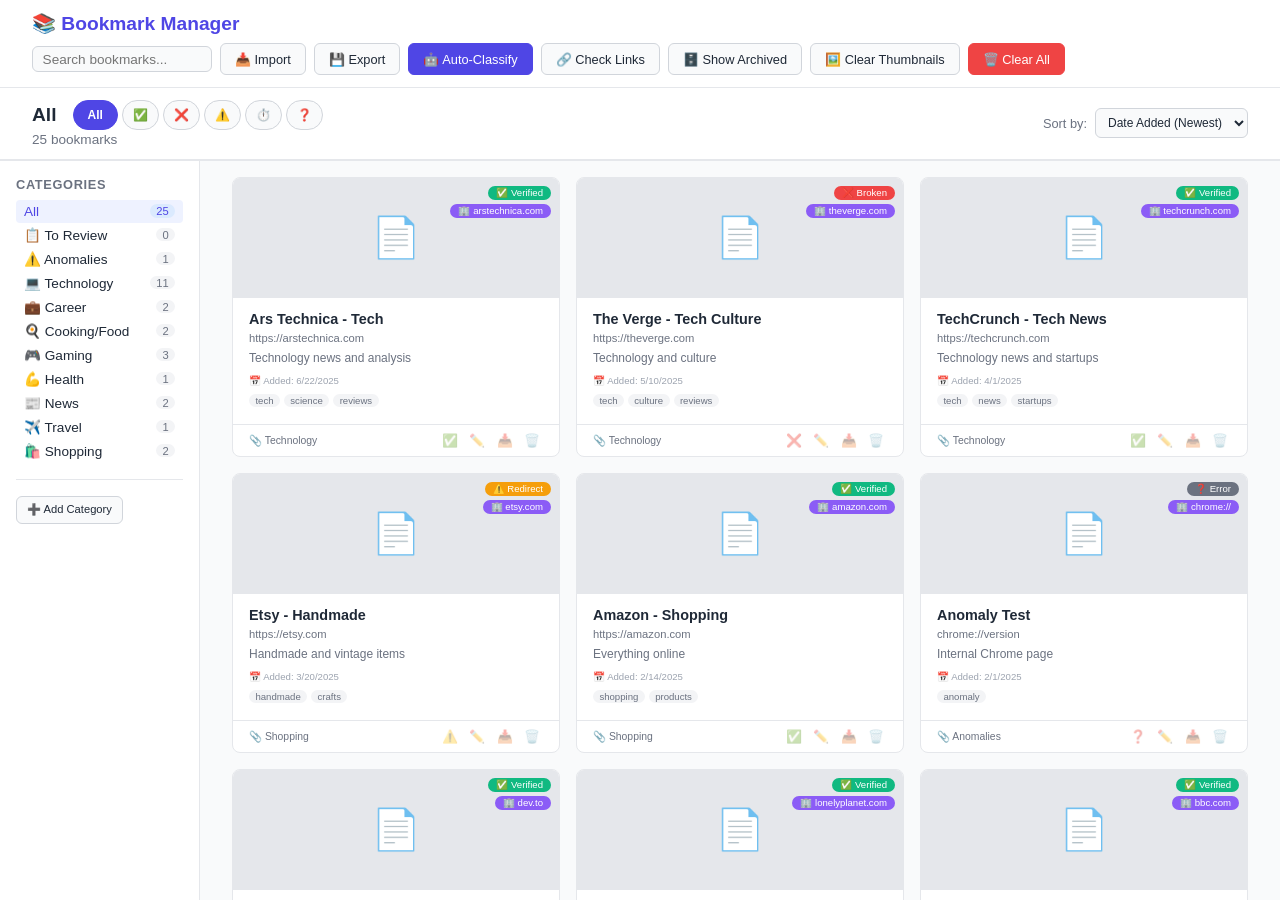
<file: prototype-b.html>
<!DOCTYPE html>
<html lang="en">
<head>
    <meta charset="UTF-8" />
    <meta name="viewport" content="width=device-width, initial-scale=1.0" />
    <title>Bookmark Manager - Prototype</title>
    <style>
        /* ========================================
           RESET & BASE
        ======================================== */
        * {
            margin: 0;
            padding: 0;
            box-sizing: border-box;
        }

        body {
            font-family: -apple-system, BlinkMacSystemFont, 'Segoe UI', Roboto, Oxygen, Ubuntu, sans-serif;
            background: #F3F4F6;
            color: #1F2937;
            height: 100vh;
            display: flex;
            flex-direction: column;
            overflow: hidden;
        }

        /* ========================================
           FIXED HEADER
        ======================================== */
        .fixed-header {
            position: sticky;
            top: 0;
            z-index: 100;
            background: white;
            border-bottom: 1px solid #E5E7EB;
            flex-shrink: 0;
        }

        /* ----- Top Bar ----- */
        .top-bar {
            display: flex;
            justify-content: space-between;
            align-items: center;
            padding: 0.75rem 2rem;
            background: white;
            border-bottom: 1px solid #E5E7EB;
            flex-wrap: wrap;
            gap: 0.5rem;
        }

        .top-bar .logo {
            font-size: 1.2rem;
            font-weight: 700;
            color: #4F46E5;
        }

        .top-bar .right {
            display: flex;
            align-items: center;
            gap: 0.5rem;
            flex-wrap: wrap;
        }

        .top-bar .right input[type="text"] {
            padding: 0.3rem 0.6rem;
            border: 1px solid #D1D5DB;
            border-radius: 6px;
            font-size: 0.85rem;
            width: 180px;
            background: #F9FAFB;
        }

        .top-bar .right input[type="text"]:focus {
            outline: none;
            border-color: #4F46E5;
            box-shadow: 0 0 0 2px rgba(79, 70, 229, 0.1);
        }

        .btn {
            display: inline-flex;
            align-items: center;
            justify-content: center;
            gap: 4px;
            padding: 0 14px;
            height: 32px;
            border: 1px solid #D1D5DB;
            border-radius: 6px;
            background: #F9FAFB;
            color: #1F2937;
            font-size: 0.8rem;
            font-weight: 500;
            cursor: pointer;
            transition: all 0.2s ease;
            white-space: nowrap;
        }

        .btn:hover {
            background: #F3F4F6;
            border-color: #9CA3AF;
            transform: translateY(-1px);
            box-shadow: 0 2px 4px rgba(0, 0, 0, 0.08);
        }

        .btn-primary {
            background: #4F46E5;
            border-color: #4F46E5;
            color: white;
        }

        .btn-primary:hover {
            background: #4338CA;
            border-color: #4338CA;
            color: white;
        }

        .btn-danger {
            background: #EF4444;
            border-color: #EF4444;
            color: white;
        }

        .btn-danger:hover {
            background: #DC2626;
            border-color: #DC2626;
            color: white;
        }

        .btn-success {
            background: #10B981;
            border-color: #10B981;
            color: white;
        }

        .btn-success:hover {
            background: #059669;
            border-color: #059669;
            color: white;
        }

        .btn-sm {
            height: 28px;
            font-size: 0.7rem;
            padding: 0 10px;
        }

        /* ----- Content Header (Sticky) ----- */
        .content-header {
            display: flex;
            justify-content: space-between;
            align-items: center;
            padding: 0.75rem 2rem;
            background: white;
            border-bottom: 1px solid #E5E7EB;
            flex-wrap: wrap;
            gap: 0.5rem;
        }

        .content-header .left {
            display: flex;
            flex-direction: column;
            gap: 0.1rem;
        }

        .content-header .left .title-row {
            display: flex;
            align-items: center;
            gap: 1rem;
            flex-wrap: wrap;
        }

        .content-header .left .title-row h2 {
            font-size: 1.2rem;
            font-weight: 600;
            margin: 0;
        }

        .content-header .left .count {
            font-size: 0.85rem;
            color: #6B7280;
        }

        .content-header .right {
            display: flex;
            align-items: center;
            gap: 0.5rem;
            flex-wrap: wrap;
        }

        /* ----- Status Filters ----- */
        .status-filters {
            display: inline-flex;
            align-items: center;
            gap: 4px;
        }

        .status-filter {
            display: inline-flex;
            align-items: center;
            justify-content: center;
            padding: 0 10px;
            height: 30px;
            border: 1px solid #D1D5DB;
            border-radius: 15px;
            background: #F9FAFB;
            color: #6B7280;
            font-size: 0.75rem;
            font-weight: 500;
            cursor: pointer;
            transition: all 0.2s ease;
            white-space: nowrap;
        }

        .status-filter:hover:not(.active) {
            background: #F3F4F6;
            border-color: #9CA3AF;
            transform: translateY(-1px);
            box-shadow: 0 2px 4px rgba(0, 0, 0, 0.08);
        }

        .status-filter.active {
            background: #4F46E5;
            border-color: #4F46E5;
            color: white;
        }

        .status-filter[data-status="all"] {
            font-weight: 600;
            padding: 0 14px;
        }

        /* ----- Sort Select ----- */
        .sort-select {
            padding: 0.2rem 0.5rem;
            height: 30px;
            border: 1px solid #D1D5DB;
            border-radius: 6px;
            background: #F9FAFB;
            color: #1F2937;
            font-size: 0.75rem;
            cursor: pointer;
            outline: none;
            min-width: 120px;
        }

        .sort-select:focus {
            border-color: #4F46E5;
            box-shadow: 0 0 0 2px rgba(79, 70, 229, 0.1);
        }

        /* ========================================
           MAIN LAYOUT
        ======================================== */
        .main-layout {
            display: flex;
            flex: 1;
            overflow: hidden;
        }

        /* ----- Sidebar ----- */
        .sidebar {
            width: 200px;
            background: white;
            border-right: 1px solid #E5E7EB;
            padding: 1rem;
            overflow-y: auto;
            flex-shrink: 0;
        }

        .sidebar h3 {
            font-size: 0.8rem;
            color: #6B7280;
            text-transform: uppercase;
            letter-spacing: 0.05em;
            margin-bottom: 0.5rem;
        }

        .sidebar ul {
            list-style: none;
        }

        .sidebar ul li {
            padding: 0.25rem 0.5rem;
            border-radius: 4px;
            font-size: 0.85rem;
            cursor: pointer;
            display: flex;
            justify-content: space-between;
            align-items: center;
            transition: background 0.2s ease;
        }

        .sidebar ul li:hover {
            background: #F3F4F6;
        }

        .sidebar ul li.active {
            background: #EEF2FF;
            color: #4F46E5;
            font-weight: 500;
        }

        .sidebar ul li .count {
            font-size: 0.7rem;
            color: #6B7280;
            background: #F3F4F6;
            padding: 0.05rem 0.4rem;
            border-radius: 10px;
        }

        .sidebar ul li.active .count {
            background: #DBEAFE;
            color: #4F46E5;
        }

        /* ----- Content ----- */
        .content {
            flex: 1;
            padding: 1rem 2rem;
            overflow-y: auto;
            background: #F9FAFB;
        }

        /* ----- Action Bar ----- */
        .action-bar {
            display: none;
            align-items: center;
            gap: 0.5rem;
            padding: 0.5rem 1rem;
            background: white;
            border-radius: 8px;
            border: 1px solid #E5E7EB;
            margin-bottom: 1rem;
            flex-wrap: wrap;
        }

        .action-bar.visible {
            display: flex;
        }

        .action-bar .select-all {
            display: flex;
            align-items: center;
            gap: 0.5rem;
        }

        .action-bar .select-all input[type="checkbox"] {
            width: 16px;
            height: 16px;
            accent-color: #4F46E5;
            cursor: pointer;
        }

        .action-bar .select-all label {
            font-size: 0.8rem;
            color: #6B7280;
        }

        .action-bar .selection-count {
            font-size: 0.8rem;
            font-weight: 500;
            color: #1F2937;
        }

        .action-bar .btn {
            font-size: 0.75rem;
            padding: 0 12px;
            height: 28px;
        }

        /* ========================================
           BOOKMARK GRID
        ======================================== */
        .bookmarks-grid {
            display: grid;
            grid-template-columns: repeat(auto-fill, minmax(260px, 1fr));
            gap: 1rem;
        }

        /* ----- Bookmark Card ----- */
        .bookmark-card {
            background: white;
            border-radius: 8px;
            border: 1px solid #E5E7EB;
            overflow: hidden;
            transition: all 0.2s ease;
            cursor: pointer;
            display: flex;
            flex-direction: column;
            min-height: 280px;
            position: relative;
        }

        .bookmark-card:hover {
            transform: translateY(-2px);
            box-shadow: 0 4px 12px rgba(0, 0, 0, 0.08);
        }

        .bookmark-card.selected {
            border: 2px solid #4F46E5;
            box-shadow: 0 0 0 2px rgba(79, 70, 229, 0.2);
        }

        .bookmark-card .checkbox {
            position: absolute;
            top: 8px;
            left: 8px;
            z-index: 5;
            width: 16px;
            height: 16px;
            accent-color: #4F46E5;
            cursor: pointer;
            opacity: 0;
            transition: opacity 0.2s ease;
        }

        .bookmark-card:hover .checkbox,
        .bookmark-card.selected .checkbox {
            opacity: 1;
        }

        /* ----- Badge Stacking ----- */
        .bookmark-card .badge-stack {
            position: absolute;
            top: 8px;
            right: 8px;
            z-index: 10;
            display: flex;
            flex-direction: column;
            align-items: flex-end;
            gap: 4px;
        }

        .bookmark-card .badge-stack .badge {
            padding: 0.1rem 0.5rem;
            border-radius: 12px;
            font-size: 0.6rem;
            font-weight: 500;
            white-space: nowrap;
            color: white;
            pointer-events: none;
            cursor: default;
        }

        .bookmark-card .badge-stack .badge-status {
            background: #10B981;
        }
        .bookmark-card .badge-stack .badge-status.broken {
            background: #EF4444;
        }
        .bookmark-card .badge-stack .badge-status.redirect {
            background: #F59E0B;
        }
        .bookmark-card .badge-stack .badge-status.timeout {
            background: #F97316;
        }
        .bookmark-card .badge-stack .badge-status.error {
            background: #6B7280;
        }

        .bookmark-card .badge-stack .badge-stack-domain {
            background: #8B5CF6;
        }

        .bookmark-card .badge-stack .badge-stack-duplicate {
            background: #3B82F6;
        }

        /* ----- Thumbnail ----- */
        .bookmark-card .thumbnail {
            height: 120px;
            background: #E5E7EB;
            display: flex;
            align-items: center;
            justify-content: center;
            font-size: 2.5rem;
            color: #9CA3AF;
            flex-shrink: 0;
        }

        .bookmark-card .thumbnail .domain {
            font-size: 0.8rem;
            color: #6B7280;
        }

        /* ----- Content ----- */
        .bookmark-card .card-content {
            padding: 0.75rem 1rem;
            flex: 1;
            display: flex;
            flex-direction: column;
            gap: 0.25rem;
        }

        .bookmark-card .card-content .title {
            font-weight: 600;
            font-size: 0.9rem;
            display: -webkit-box;
            -webkit-line-clamp: 2;
            -webkit-box-orient: vertical;
            overflow: hidden;
            line-height: 1.3;
        }

        .bookmark-card .card-content .url {
            font-size: 0.7rem;
            color: #6B7280;
            white-space: nowrap;
            overflow: hidden;
            text-overflow: ellipsis;
        }

        .bookmark-card .card-content .description {
            font-size: 0.75rem;
            color: #6B7280;
            display: -webkit-box;
            -webkit-line-clamp: 2;
            -webkit-box-orient: vertical;
            overflow: hidden;
            line-height: 1.4;
            margin: 0.1rem 0;
        }

        .bookmark-card .card-content .date {
            font-size: 0.6rem;
            color: #9CA3AF;
            margin-top: 0.2rem;
        }

        .bookmark-card .card-content .tags {
            display: flex;
            flex-wrap: wrap;
            gap: 0.25rem;
            margin-top: 0.25rem;
        }

        .bookmark-card .card-content .tags .tag {
            background: #F3F4F6;
            padding: 0.05rem 0.4rem;
            border-radius: 10px;
            font-size: 0.6rem;
            color: #6B7280;
        }

        /* ----- Footer ----- */
        .bookmark-card .card-footer {
            padding: 0.4rem 1rem;
            border-top: 1px solid #E5E7EB;
            display: flex;
            justify-content: space-between;
            align-items: center;
            font-size: 0.65rem;
            color: #6B7280;
            flex-shrink: 0;
            margin-top: auto;
        }

        .bookmark-card .card-footer .actions {
            display: flex;
            gap: 0.3rem;
            opacity: 0.4;
            transition: opacity 0.2s ease;
        }

        .bookmark-card:hover .card-footer .actions {
            opacity: 1;
        }

        .bookmark-card .card-footer .actions button {
            background: none;
            border: none;
            cursor: pointer;
            font-size: 0.8rem;
            padding: 0.1rem 0.2rem;
            border-radius: 4px;
            transition: background 0.2s ease;
        }

        .bookmark-card .card-footer .actions button:hover {
            background: #F3F4F6;
        }

        .bookmark-card .card-footer .actions .delete:hover {
            color: #EF4444;
            background: #FEE2E2;
        }

        /* ========================================
           STACKED CARD
        ======================================== */
        .stack-container {
            position: relative;
            height: 100%;
            min-height: 280px;
        }

        .stack-container .stack {
            position: relative;
            width: 100%;
            height: 100%;
        }

        .stack-container .bookmark-card {
            position: absolute;
            top: 0;
            left: 0;
            width: 100%;
            height: 100%;
            min-height: 280px;
        }

        .stack-container .bookmark-card:nth-child(2) {
            transform: translate(6px, 6px) scale(0.98);
            z-index: 2;
            opacity: 0.7;
        }

        .stack-container .bookmark-card:nth-child(3) {
            transform: translate(12px, 12px) scale(0.96);
            z-index: 1;
            opacity: 0.5;
        }

        .stack-container .bookmark-card .checkbox {
            opacity: 0;
        }

        .stack-container:hover .bookmark-card .checkbox,
        .stack-container .bookmark-card.selected .checkbox {
            opacity: 1;
        }

        /* ========================================
           MODAL
        ======================================== */
        .modal-overlay {
            display: none;
            position: fixed;
            top: 0;
            left: 0;
            width: 100%;
            height: 100%;
            background: rgba(0, 0, 0, 0.5);
            z-index: 1000;
            justify-content: center;
            align-items: center;
            padding: 1rem;
        }

        .modal-overlay.visible {
            display: flex;
        }

        .modal {
            background: white;
            border-radius: 12px;
            max-width: 560px;
            width: 100%;
            max-height: 90vh;
            overflow-y: auto;
            box-shadow: 0 20px 60px rgba(0, 0, 0, 0.3);
            padding: 0;
        }

        .modal .modal-header {
            padding: 1.25rem 1.5rem;
            border-bottom: 1px solid #E5E7EB;
            display: flex;
            justify-content: space-between;
            align-items: center;
        }

        .modal .modal-header h2 {
            font-size: 1.1rem;
            font-weight: 600;
        }

        .modal .modal-header .close {
            background: none;
            border: none;
            font-size: 1.5rem;
            cursor: pointer;
            color: #6B7280;
            padding: 0 0.25rem;
        }

        .modal .modal-header .close:hover {
            color: #1F2937;
        }

        .modal .modal-body {
            padding: 1.5rem;
        }

        .modal .modal-body .form-group {
            margin-bottom: 1rem;
        }

        .modal .modal-body .form-group label {
            display: block;
            font-weight: 500;
            font-size: 0.85rem;
            margin-bottom: 0.25rem;
            color: #374151;
        }

        .modal .modal-body .form-group input,
        .modal .modal-body .form-group select,
        .modal .modal-body .form-group textarea {
            width: 100%;
            padding: 0.4rem 0.6rem;
            border: 1px solid #D1D5DB;
            border-radius: 6px;
            font-size: 0.85rem;
            font-family: inherit;
        }

        .modal .modal-body .form-group input:focus,
        .modal .modal-body .form-group select:focus,
        .modal .modal-body .form-group textarea:focus {
            outline: none;
            border-color: #4F46E5;
            box-shadow: 0 0 0 2px rgba(79, 70, 229, 0.1);
        }

        .modal .modal-body .form-group textarea {
            resize: vertical;
            min-height: 60px;
        }

        .modal .modal-body .form-row {
            display: grid;
            grid-template-columns: 1fr 1fr;
            gap: 1rem;
        }

        .modal .modal-body .category-group {
            display: flex;
            gap: 0.5rem;
            align-items: center;
        }

        .modal .modal-body .category-group select {
            flex: 1;
        }

        .modal .modal-body .category-group .btn {
            flex-shrink: 0;
            height: 32px;
            font-size: 0.75rem;
            padding: 0 12px;
        }

        /* New category inline input */
        .modal .modal-body .new-category-row {
            display: none;
            margin-top: 0.5rem;
            gap: 0.5rem;
            align-items: center;
        }

        .modal .modal-body .new-category-row.visible {
            display: flex;
        }

        .modal .modal-body .new-category-row input {
            flex: 1;
        }

        .modal .modal-body .new-category-row .btn {
            flex-shrink: 0;
            height: 32px;
            font-size: 0.75rem;
            padding: 0 12px;
        }

        .modal .modal-footer {
            padding: 1rem 1.5rem;
            border-top: 1px solid #E5E7EB;
            display: flex;
            justify-content: flex-end;
            gap: 0.5rem;
        }

        /* ========================================
           STATUS DROPDOWN (Reclassify)
        ======================================== */
        .status-dropdown {
            position: relative;
            display: inline-block;
        }

        .status-dropdown .status-toggle {
            background: none;
            border: none;
            cursor: pointer;
            font-size: 0.8rem;
            padding: 0.1rem 0.3rem;
            border-radius: 4px;
        }

        .status-dropdown .status-toggle:hover {
            background: #F3F4F6;
        }

        .status-dropdown .status-menu {
            display: none;
            position: absolute;
            top: 100%;
            left: 0;
            background: white;
            border: 1px solid #E5E7EB;
            border-radius: 8px;
            box-shadow: 0 4px 12px rgba(0, 0, 0, 0.15);
            min-width: 140px;
            z-index: 20;
            padding: 0.25rem 0;
        }

        .status-dropdown .status-menu.visible {
            display: block;
        }

        .status-dropdown .status-menu .status-option {
            padding: 0.3rem 0.8rem;
            font-size: 0.8rem;
            cursor: pointer;
            display: flex;
            align-items: center;
            gap: 0.4rem;
        }

        .status-dropdown .status-menu .status-option:hover {
            background: #F3F4F6;
        }

        .status-dropdown .status-menu .status-option.active {
            background: #EEF2FF;
            color: #4F46E5;
        }

        /* ========================================
           RESPONSIVE
        ======================================== */
        @media (max-width: 768px) {
            .top-bar {
                padding: 0.5rem 1rem;
            }
            .top-bar .right input[type="text"] {
                width: 120px;
            }
            .content-header {
                padding: 0.5rem 1rem;
            }
            .content {
                padding: 0.75rem 1rem;
            }
            .sidebar {
                width: 150px;
                padding: 0.75rem 0.5rem;
            }
            .bookmarks-grid {
                grid-template-columns: repeat(auto-fill, minmax(200px, 1fr));
            }
            .modal {
                max-width: 100%;
                margin: 0.5rem;
            }
            .modal .modal-body .form-row {
                grid-template-columns: 1fr;
            }
            .modal .modal-body .category-group {
                flex-wrap: wrap;
            }
            .modal .modal-body .category-group select {
                min-width: 100%;
            }
        }

        @media (max-width: 480px) {
            .top-bar .right input[type="text"] {
                width: 80px;
            }
            .content-header .left .title-row h2 {
                font-size: 1rem;
            }
            .content-header .right {
                gap: 0.25rem;
            }
            .status-filter {
                padding: 0 6px;
                height: 24px;
                font-size: 0.6rem;
            }
            .status-filter[data-status="all"] {
                padding: 0 8px;
                font-size: 0.6rem;
            }
            .sort-select {
                min-width: 80px;
                font-size: 0.65rem;
                height: 24px;
            }
            .bookmarks-grid {
                grid-template-columns: 1fr;
            }
        }

        /* ========================================
           SCROLLBAR
        ======================================== */
        ::-webkit-scrollbar {
            width: 6px;
            height: 6px;
        }
        ::-webkit-scrollbar-track {
            background: #F3F4F6;
        }
        ::-webkit-scrollbar-thumb {
            background: #D1D5DB;
            border-radius: 3px;
        }
        ::-webkit-scrollbar-thumb:hover {
            background: #9CA3AF;
        }
    </style>
</head>
<body>

    <!-- ========================================
    FIXED HEADER
    ======================================== -->
    <div class="fixed-header">

        <!-- Top Bar -->
        <div class="top-bar">
            <div class="logo">📚 Bookmark Manager</div>
            <div class="right">
                <input type="text" id="searchInput" placeholder="Search bookmarks..." />
                <button class="btn">📥 Import</button>
                <button class="btn">💾 Export</button>
                <button class="btn btn-primary">🤖 Auto-Classify</button>
                <button class="btn">🔗 Check Links</button>
                <button class="btn" id="showArchivedBtn">🗄️ Show Archived</button>
                <button class="btn">🖼️ Clear Thumbnails</button>
                <button class="btn btn-danger">🗑️ Clear All</button>
            </div>
        </div>

        <!-- Content Header (Sticky) -->
        <div class="content-header" id="contentHeader">
            <div class="left">
                <div class="title-row">
                    <h2 id="currentCategoryTitle">All Bookmarks</h2>
                    <div class="status-filters" id="statusFilters">
                        <button class="status-filter active" data-status="all">All</button>
                        <button class="status-filter" data-status="verified">✅</button>
                        <button class="status-filter" data-status="broken">❌</button>
                        <button class="status-filter" data-status="redirect">⚠️</button>
                        <button class="status-filter" data-status="timeout">⏱️</button>
                        <button class="status-filter" data-status="error">❓</button>
                    </div>
                </div>
                <span class="count" id="bookmarkCount">0 bookmarks</span>
            </div>
            <div class="right">
                <label style="font-size:0.8rem;color:#6B7280;">Sort by:</label>
                <select class="sort-select" id="sortSelect">
                    <option value="date-desc">Date Added (Newest)</option>
                    <option value="date-asc">Date Added (Oldest)</option>
                    <option value="title">Title</option>
                    <option value="url">URL</option>
                    <option value="category">Category</option>
                </select>
            </div>
        </div>
    </div>

    <!-- ========================================
    MAIN LAYOUT
    ======================================== -->
    <div class="main-layout">

        <!-- Sidebar -->
        <div class="sidebar" id="sidebar">
            <h3>Categories</h3>
            <ul id="categoriesList">
                <li class="active" data-category="All">All <span class="count">0</span></li>
                <li data-category="To Review">📋 To Review <span class="count">0</span></li>
                <li data-category="Anomalies">⚠️ Anomalies <span class="count">0</span></li>
                <li data-category="Technology">💻 Technology <span class="count">0</span></li>
                <li data-category="Career">💼 Career <span class="count">0</span></li>
                <li data-category="Cooking/Food">🍳 Cooking/Food <span class="count">0</span></li>
                <li data-category="Gaming">🎮 Gaming <span class="count">0</span></li>
                <li data-category="Health">💪 Health <span class="count">0</span></li>
                <li data-category="News">📰 News <span class="count">0</span></li>
                <li data-category="Travel">✈️ Travel <span class="count">0</span></li>
                <li data-category="Shopping">🛍️ Shopping <span class="count">0</span></li>
            </ul>
            <div style="margin-top:1rem;padding-top:1rem;border-top:1px solid #E5E7EB;font-size:0.75rem;color:#6B7280;">
                <button class="btn btn-sm" id="addCategoryBtn">➕ Add Category</button>
            </div>
        </div>

        <!-- Content -->
        <div class="content" id="content">

            <!-- Action Bar -->
            <div class="action-bar" id="actionBar">
                <div class="select-all">
                    <input type="checkbox" id="selectAll" />
                    <label for="selectAll">Select All</label>
                </div>
                <span class="selection-count" id="selectionCount">0 selected</span>
                <button class="btn btn-sm" id="clearSelectionBtn">✕ Clear</button>
                <button class="btn btn-sm" id="bulkArchiveBtn">📥 Archive</button>
                <button class="btn btn-sm" id="bulkUnarchiveBtn">📤 Unarchive</button>
                <button class="btn btn-sm btn-danger" id="bulkDeleteBtn">🗑️ Delete</button>
                <button class="btn btn-sm" id="bulkMoveBtn">📂 Move To</button>
            </div>

            <!-- Bookmarks Grid -->
            <div class="bookmarks-grid" id="bookmarksGrid">
                <!-- Rendered by JS -->
            </div>

        </div>
    </div>

    <!-- ========================================
    EDIT MODAL
    ======================================== -->
    <div class="modal-overlay" id="editModal">
        <div class="modal">
            <div class="modal-header">
                <h2>✏️ Edit Bookmark</h2>
                <button class="close" id="editModalClose">&times;</button>
            </div>
            <div class="modal-body">
                <div class="form-group">
                    <label>Title</label>
                    <input type="text" id="editTitle" />
                </div>
                <div class="form-group">
                    <label>URL</label>
                    <input type="text" id="editUrl" />
                </div>
                <div class="form-group">
                    <label>Description</label>
                    <textarea id="editDescription" rows="2"></textarea>
                </div>
                <div class="form-row">
                    <div class="form-group">
                        <label>Category</label>
                        <div class="category-group">
                            <select id="editCategory"></select>
                            <button class="btn btn-sm" id="showNewCategoryBtn">+ Add</button>
                        </div>
                        <div class="new-category-row" id="newCategoryRow">
                            <input type="text" id="editNewCategory" placeholder="Enter new category name" />
                            <button class="btn btn-sm btn-primary" id="addNewCategoryBtn">Add</button>
                            <button class="btn btn-sm" id="cancelNewCategoryBtn">Cancel</button>
                        </div>
                    </div>
                    <div class="form-group">
                        <label>Tags</label>
                        <input type="text" id="editTags" placeholder="tag1, tag2, tag3" />
                    </div>
                </div>
                <div class="form-row">
                    <div class="form-group">
                        <label>Link Status</label>
                        <select id="editStatus">
                            <option value="verified">✅ Verified</option>
                            <option value="broken">❌ Broken</option>
                            <option value="redirect">⚠️ Redirect</option>
                            <option value="timeout">⏱️ Timeout</option>
                            <option value="error">❓ Error</option>
                            <option value="unknown">❓ Unknown</option>
                        </select>
                    </div>
                </div>
                <div style="font-size:0.75rem;color:#6B7280;margin-top:0.5rem;">
                    Last checked: <span id="editLastChecked">Never</span>
                </div>
            </div>
            <div class="modal-footer">
                <button class="btn" id="editModalCancel">Cancel</button>
                <button class="btn btn-primary" id="editModalSave">💾 Save</button>
            </div>
        </div>
    </div>

    <script>
        // ========================================
        // MOCK DATA
        // ========================================
        const mockData = [
            { id: '1', title: 'GitHub - Where code lives', url: 'https://github.com', description: 'The world\'s leading platform for version control and collaboration.', category: 'Technology', tags: ['coding', 'git', 'dev'], addedDate: '2024-01-15T12:00:00Z', domain: 'github.com', linkStatus: { status: 'verified', lastChecked: '2024-06-01T10:00:00Z' }, isArchived: false },
            { id: '2', title: 'Stack Overflow - Where developers learn', url: 'https://stackoverflow.com', description: 'Q&A for programmers', category: 'Technology', tags: ['coding', 'qa'], addedDate: '2024-02-20T14:30:00Z', domain: 'stackoverflow.com', linkStatus: { status: 'verified', lastChecked: '2024-06-01T10:00:00Z' }, isArchived: false },
            { id: '3', title: 'MDN Web Docs', url: 'https://developer.mozilla.org', description: 'Documentation for web technologies', category: 'Technology', tags: ['web', 'docs'], addedDate: '2024-03-10T09:00:00Z', domain: 'developer.mozilla.org', linkStatus: { status: 'verified', lastChecked: '2024-06-01T10:00:00Z' }, isArchived: false },
            { id: '4', title: 'LinkedIn - Professional Network', url: 'https://linkedin.com', description: 'Connect with professionals', category: 'Career', tags: ['networking', 'jobs'], addedDate: '2024-04-05T16:45:00Z', domain: 'linkedin.com', linkStatus: { status: 'broken', lastChecked: '2024-06-01T10:00:00Z' }, isArchived: false },
            { id: '5', title: 'Indeed - Job Search', url: 'https://indeed.com', description: 'Find your next job', category: 'Career', tags: ['jobs', 'hiring'], addedDate: '2024-05-12T11:20:00Z', domain: 'indeed.com', linkStatus: { status: 'verified', lastChecked: '2024-06-01T10:00:00Z' }, isArchived: false },
            { id: '6', title: 'AllRecipes - Cooking Community', url: 'https://allrecipes.com', description: 'Recipes and cooking tips', category: 'Cooking/Food', tags: ['recipes', 'cooking'], addedDate: '2024-06-18T08:30:00Z', domain: 'allrecipes.com', linkStatus: { status: 'verified', lastChecked: '2024-06-01T10:00:00Z' }, isArchived: false },
            { id: '7', title: 'Serious Eats - Food Science', url: 'https://seriouseats.com', description: 'Food science and recipes', category: 'Cooking/Food', tags: ['food', 'science'], addedDate: '2024-07-22T19:00:00Z', domain: 'seriouseats.com', linkStatus: { status: 'redirect', lastChecked: '2024-06-01T10:00:00Z' }, isArchived: false },
            { id: '8', title: 'PC Gamer - Gaming News', url: 'https://pcgamer.com', description: 'PC gaming news and reviews', category: 'Gaming', tags: ['games', 'news'], addedDate: '2024-08-01T13:15:00Z', domain: 'pcgamer.com', linkStatus: { status: 'verified', lastChecked: '2024-06-01T10:00:00Z' }, isArchived: false },
            { id: '9', title: 'IGN - Entertainment', url: 'https://ign.com', description: 'Gaming and entertainment', category: 'Gaming', tags: ['games', 'reviews'], addedDate: '2024-09-14T10:45:00Z', domain: 'ign.com', linkStatus: { status: 'timeout', lastChecked: '2024-06-01T10:00:00Z' }, isArchived: false },
            { id: '10', title: 'WebMD - Health Information', url: 'https://webmd.com', description: 'Health and wellness', category: 'Health', tags: ['health', 'medical'], addedDate: '2024-10-02T07:30:00Z', domain: 'webmd.com', linkStatus: { status: 'verified', lastChecked: '2024-06-01T10:00:00Z' }, isArchived: false },
            { id: '11', title: 'CNN - Breaking News', url: 'https://cnn.com', description: 'Latest news from around the world', category: 'News', tags: ['news', 'world'], addedDate: '2024-11-11T12:00:00Z', domain: 'cnn.com', linkStatus: { status: 'error', lastChecked: '2024-06-01T10:00:00Z' }, isArchived: false },
            { id: '12', title: 'BBC - News', url: 'https://bbc.com', description: 'British news and world affairs', category: 'News', tags: ['news', 'uk'], addedDate: '2024-12-25T09:00:00Z', domain: 'bbc.com', linkStatus: { status: 'verified', lastChecked: '2024-06-01T10:00:00Z' }, isArchived: false },
            { id: '13', title: 'Lonely Planet - Travel Guides', url: 'https://lonelyplanet.com', description: 'Travel guides and tips', category: 'Travel', tags: ['travel', 'guides'], addedDate: '2025-01-05T16:20:00Z', domain: 'lonelyplanet.com', linkStatus: { status: 'verified', lastChecked: '2024-06-01T10:00:00Z' }, isArchived: false },
            { id: '14', title: 'Amazon - Shopping', url: 'https://amazon.com', description: 'Everything online', category: 'Shopping', tags: ['shopping', 'products'], addedDate: '2025-02-14T14:00:00Z', domain: 'amazon.com', linkStatus: { status: 'verified', lastChecked: '2024-06-01T10:00:00Z' }, isArchived: false },
            { id: '15', title: 'Etsy - Handmade', url: 'https://etsy.com', description: 'Handmade and vintage items', category: 'Shopping', tags: ['handmade', 'crafts'], addedDate: '2025-03-20T11:30:00Z', domain: 'etsy.com', linkStatus: { status: 'redirect', lastChecked: '2024-06-01T10:00:00Z' }, isArchived: false },
            { id: '16', title: 'TechCrunch - Tech News', url: 'https://techcrunch.com', description: 'Technology news and startups', category: 'Technology', tags: ['tech', 'news', 'startups'], addedDate: '2025-04-01T08:45:00Z', domain: 'techcrunch.com', linkStatus: { status: 'verified', lastChecked: '2024-06-01T10:00:00Z' }, isArchived: false },
            { id: '17', title: 'The Verge - Tech Culture', url: 'https://theverge.com', description: 'Technology and culture', category: 'Technology', tags: ['tech', 'culture', 'reviews'], addedDate: '2025-05-10T15:10:00Z', domain: 'theverge.com', linkStatus: { status: 'broken', lastChecked: '2024-06-01T10:00:00Z' }, isArchived: false },
            { id: '18', title: 'Ars Technica - Tech', url: 'https://arstechnica.com', description: 'Technology news and analysis', category: 'Technology', tags: ['tech', 'science', 'reviews'], addedDate: '2025-06-22T13:45:00Z', domain: 'arstechnica.com', linkStatus: { status: 'verified', lastChecked: '2024-06-01T10:00:00Z' }, isArchived: false },
            { id: '19', title: 'Minecraft - Official Site', url: 'https://minecraft.net', description: 'Official Minecraft website', category: 'Gaming', tags: ['games', 'minecraft'], addedDate: '2024-03-15T10:00:00Z', domain: 'minecraft.net', linkStatus: { status: 'verified', lastChecked: '2024-06-01T10:00:00Z' }, isArchived: false },
            { id: '20', title: 'Github Status', url: 'https://githubstatus.com', description: 'GitHub status page', category: 'Technology', tags: ['devops', 'status'], addedDate: '2024-05-20T12:00:00Z', domain: 'githubstatus.com', linkStatus: { status: 'verified', lastChecked: '2024-06-01T10:00:00Z' }, isArchived: false },
            { id: '21', title: 'Google Fonts', url: 'https://fonts.google.com', description: 'Free fonts for web', category: 'Technology', tags: ['design', 'fonts', 'web'], addedDate: '2024-07-01T09:30:00Z', domain: 'fonts.google.com', linkStatus: { status: 'verified', lastChecked: '2024-06-01T10:00:00Z' }, isArchived: false },
            { id: '22', title: 'Stack Exchange', url: 'https://stackexchange.com', description: 'Q&A network', category: 'Technology', tags: ['qa', 'community'], addedDate: '2024-09-10T14:20:00Z', domain: 'stackexchange.com', linkStatus: { status: 'verified', lastChecked: '2024-06-01T10:00:00Z' }, isArchived: false },
            { id: '23', title: 'CodePen - Code Playground', url: 'https://codepen.io', description: 'Frontend code playground', category: 'Technology', tags: ['coding', 'html', 'css', 'js'], addedDate: '2024-11-01T16:00:00Z', domain: 'codepen.io', linkStatus: { status: 'verified', lastChecked: '2024-06-01T10:00:00Z' }, isArchived: false },
            { id: '24', title: 'Dev.to - Dev Community', url: 'https://dev.to', description: 'Developer community', category: 'Technology', tags: ['coding', 'community', 'blog'], addedDate: '2025-01-15T11:00:00Z', domain: 'dev.to', linkStatus: { status: 'verified', lastChecked: '2024-06-01T10:00:00Z' }, isArchived: false },
            { id: '25', title: 'Anomaly Test', url: 'chrome://version', description: 'Internal Chrome page', category: 'Anomalies', tags: ['anomaly'], addedDate: '2025-02-01T08:00:00Z', domain: 'chrome://', linkStatus: { status: 'error', lastChecked: '2024-06-01T10:00:00Z' }, isArchived: false },
        ];

        // Add some archived bookmarks
        const archivedData = [
            { id: 'a1', title: 'Old Blog', url: 'https://oldblog.com', description: 'My old personal blog', category: 'Technology', tags: ['blog', 'old'], addedDate: '2023-01-01T00:00:00Z', domain: 'oldblog.com', linkStatus: { status: 'broken', lastChecked: '2023-12-01T10:00:00Z' }, isArchived: true },
            { id: 'a2', title: 'Old Recipe Site', url: 'https://oldrecipes.com', description: 'Recipes I used to use', category: 'Cooking/Food', tags: ['recipes', 'old'], addedDate: '2023-06-15T00:00:00Z', domain: 'oldrecipes.com', linkStatus: { status: 'verified', lastChecked: '2023-12-01T10:00:00Z' }, isArchived: true },
        ];

        // ========================================
        // APP STATE
        // ========================================
        let bookmarks = [...mockData, ...archivedData];
        let currentCategory = 'All';
        let currentStatusFilter = 'all';
        let currentSort = 'date-desc';
        let showArchived = false;
        let selectedIds = new Set();
        let editingId = null;

        // ========================================
        // DOM REFS
        // ========================================
        const grid = document.getElementById('bookmarksGrid');
        const categoriesList = document.getElementById('categoriesList');
        const currentTitle = document.getElementById('currentCategoryTitle');
        const countEl = document.getElementById('bookmarkCount');
        const statusFilters = document.getElementById('statusFilters');
        const sortSelect = document.getElementById('sortSelect');
        const actionBar = document.getElementById('actionBar');
        const selectionCount = document.getElementById('selectionCount');
        const selectAllCheckbox = document.getElementById('selectAll');
        const clearSelectionBtn = document.getElementById('clearSelectionBtn');
        const bulkArchiveBtn = document.getElementById('bulkArchiveBtn');
        const bulkUnarchiveBtn = document.getElementById('bulkUnarchiveBtn');
        const bulkDeleteBtn = document.getElementById('bulkDeleteBtn');
        const bulkMoveBtn = document.getElementById('bulkMoveBtn');
        const showArchivedBtn = document.getElementById('showArchivedBtn');
        const searchInput = document.getElementById('searchInput');
        const addCategoryBtn = document.getElementById('addCategoryBtn');

        // Edit Modal
        const editModal = document.getElementById('editModal');
        const editModalClose = document.getElementById('editModalClose');
        const editModalCancel = document.getElementById('editModalCancel');
        const editModalSave = document.getElementById('editModalSave');
        const editTitle = document.getElementById('editTitle');
        const editUrl = document.getElementById('editUrl');
        const editDescription = document.getElementById('editDescription');
        const editCategory = document.getElementById('editCategory');
        const editTags = document.getElementById('editTags');
        const editStatus = document.getElementById('editStatus');
        const editLastChecked = document.getElementById('editLastChecked');
        const editNewCategory = document.getElementById('editNewCategory');
        const showNewCategoryBtn = document.getElementById('showNewCategoryBtn');
        const addNewCategoryBtn = document.getElementById('addNewCategoryBtn');
        const cancelNewCategoryBtn = document.getElementById('cancelNewCategoryBtn');
        const newCategoryRow = document.getElementById('newCategoryRow');

        // ========================================
        // UTILITY FUNCTIONS
        // ========================================
        function getCategoryCount(category) {
            let items = bookmarks.filter(b => !b.isArchived);
            if (category === 'All') return items.length;
            if (category === 'To Review') return items.filter(b => b.category === 'To Review').length;
            if (category === 'Anomalies') return items.filter(b => b.category === 'Anomalies').length;
            return items.filter(b => b.category === category).length;
        }

        function getFilteredBookmarks() {
            let items = [...bookmarks];

            // Filter by archived
            if (!showArchived) {
                items = items.filter(b => !b.isArchived);
            } else {
                // Show ONLY archived
                items = items.filter(b => b.isArchived);
            }

            // Filter by category
            if (currentCategory !== 'All' && currentCategory !== 'To Review' && currentCategory !== 'Anomalies') {
                items = items.filter(b => b.category === currentCategory);
            } else if (currentCategory === 'To Review') {
                items = items.filter(b => b.category === 'To Review');
            } else if (currentCategory === 'Anomalies') {
                items = items.filter(b => b.category === 'Anomalies');
            }

            // Filter by status
            if (currentStatusFilter !== 'all') {
                items = items.filter(b => b.linkStatus && b.linkStatus.status === currentStatusFilter);
            }

            // Search filter
            const query = searchInput.value.trim().toLowerCase();
            if (query) {
                items = items.filter(b =>
                    b.title.toLowerCase().includes(query) ||
                    b.url.toLowerCase().includes(query) ||
                    (b.description && b.description.toLowerCase().includes(query))
                );
            }

            // Sort
            items.sort((a, b) => {
                switch (currentSort) {
                    case 'date-desc':
                        return new Date(b.addedDate) - new Date(a.addedDate);
                    case 'date-asc':
                        return new Date(a.addedDate) - new Date(b.addedDate);
                    case 'title':
                        return a.title.localeCompare(b.title);
                    case 'url':
                        return a.url.localeCompare(b.url);
                    case 'category':
                        return a.category.localeCompare(b.category);
                    default:
                        return 0;
                }
            });

            return items;
        }

        function getDomainGroup(bookmarks) {
            const groups = {};
            bookmarks.forEach(b => {
                const domain = b.domain || 'unknown';
                if (!groups[domain]) groups[domain] = [];
                groups[domain].push(b);
            });
            return groups;
        }

        // ========================================
        // RENDER FUNCTIONS
        // ========================================
        function render() {
            const filtered = getFilteredBookmarks();
            const groups = getDomainGroup(filtered);

            // Update title and count
            currentTitle.textContent = currentCategory;
            countEl.textContent = `${filtered.length} bookmark${filtered.length !== 1 ? 's' : ''}`;

            // Update categories in sidebar
            document.querySelectorAll('#categoriesList li').forEach(li => {
                const cat = li.dataset.category;
                const count = getCategoryCount(cat);
                const span = li.querySelector('.count');
                if (span) span.textContent = count;
                li.classList.toggle('active', cat === currentCategory);
            });

            // Update status filter buttons
            document.querySelectorAll('.status-filter').forEach(btn => {
                btn.classList.toggle('active', btn.dataset.status === currentStatusFilter);
            });

            // Update sort select
            sortSelect.value = currentSort;

            // Show/hide action bar
            const hasSelection = selectedIds.size > 0;
            actionBar.classList.toggle('visible', hasSelection);
            selectionCount.textContent = `${selectedIds.size} selected`;
            bulkArchiveBtn.disabled = !hasSelection;
            bulkUnarchiveBtn.disabled = !hasSelection;
            bulkDeleteBtn.disabled = !hasSelection;
            bulkMoveBtn.disabled = !hasSelection;

            // Update select all
            const visibleIds = filtered.map(b => b.id);
            const allSelected = visibleIds.every(id => selectedIds.has(id));
            selectAllCheckbox.checked = allSelected && visibleIds.length > 0;
            selectAllCheckbox.indeterminate = !allSelected && visibleIds.some(id => selectedIds.has(id));

            // Update show archived button
            showArchivedBtn.textContent = showArchived ? '📁 Show Active' : '🗄️ Show Archived';

            // Render grid
            renderGrid(filtered, groups);
        }

        function renderGrid(items, groups) {
            if (items.length === 0) {
                grid.innerHTML = `
                    <div style="grid-column:1/-1;text-align:center;padding:4rem 2rem;color:#6B7280;">
                        <div style="font-size:3rem;margin-bottom:0.5rem;">📭</div>
                        <h3 style="font-size:1.1rem;color:#1F2937;margin-bottom:0.25rem;">No bookmarks found</h3>
                        <p style="font-size:0.85rem;">${showArchived ? 'No archived bookmarks in this category.' : 'Try a different category or import some bookmarks.'}</p>
                        ${!showArchived ? '<button class="btn" style="margin-top:0.5rem;" onclick="alert(\'Import would open here\')">📥 Import Bookmarks</button>' : ''}
                    </div>
                `;
                return;
            }

            // Build DOM
            let html = '';

            // Group by domain for stacking
            const domainGroups = {};
            const singles = [];

            items.forEach(item => {
                const domain = item.domain || 'unknown';
                // Only stack if more than 1 from same domain AND not the same URL
                const sameDomain = items.filter(b => b.domain === domain);
                if (sameDomain.length > 1 && sameDomain.some(b => b.url !== item.url)) {
                    if (!domainGroups[domain]) domainGroups[domain] = [];
                    // Avoid duplicates in the same group
                    if (!domainGroups[domain].find(b => b.id === item.id)) {
                        domainGroups[domain].push(item);
                    }
                } else {
                    // Check if already added to a group
                    let inGroup = false;
                    for (const key in domainGroups) {
                        if (domainGroups[key].find(b => b.id === item.id)) {
                            inGroup = true;
                            break;
                        }
                    }
                    if (!inGroup) {
                        singles.push(item);
                    }
                }
            });

            // Check for any items that might have been missed
            const groupedIds = new Set();
            for (const key in domainGroups) {
                domainGroups[key].forEach(b => groupedIds.add(b.id));
            }
            const remaining = items.filter(b => !groupedIds.has(b.id));
            const allSingles = [...singles, ...remaining];

            // Render singles
            allSingles.forEach(item => {
                html += createCardHtml(item);
            });

            // Render stacks (only if more than 1 in group)
            for (const domain in domainGroups) {
                const group = domainGroups[domain];
                if (group.length > 1) {
                    html += createStackHtml(group);
                } else {
                    // If only 1, render as single
                    html += createCardHtml(group[0]);
                }
            }

            grid.innerHTML = html;

            // Add event listeners to cards
            grid.querySelectorAll('.bookmark-card').forEach(card => {
                const id = card.dataset.id;
                const cb = card.querySelector('.checkbox');
                if (cb) {
                    cb.checked = selectedIds.has(id);
                    cb.addEventListener('change', (e) => {
                        e.stopPropagation();
                        if (cb.checked) {
                            selectedIds.add(id);
                            // If this is a stack card, select all items in the stack
                            const stack = card.closest('.stack-container');
                            if (stack) {
                                stack.querySelectorAll('.bookmark-card').forEach(c => {
                                    if (c.dataset.id) {
                                        selectedIds.add(c.dataset.id);
                                        const ccb = c.querySelector('.checkbox');
                                        if (ccb) ccb.checked = true;
                                        c.classList.add('selected');
                                    }
                                });
                            }
                            card.classList.add('selected');
                        } else {
                            selectedIds.delete(id);
                            // If this is a stack card, deselect all items in the stack
                            const stack = card.closest('.stack-container');
                            if (stack) {
                                stack.querySelectorAll('.bookmark-card').forEach(c => {
                                    if (c.dataset.id) {
                                        selectedIds.delete(c.dataset.id);
                                        const ccb = c.querySelector('.checkbox');
                                        if (ccb) ccb.checked = false;
                                        c.classList.remove('selected');
                                    }
                                });
                            }
                            card.classList.remove('selected');
                        }
                        render();
                    });
                }

                // Edit button
                const editBtn = card.querySelector('.edit-btn');
                if (editBtn) {
                    editBtn.addEventListener('click', (e) => {
                        e.stopPropagation();
                        openEditModal(id);
                    });
                }

                // Delete button
                const delBtn = card.querySelector('.delete-btn');
                if (delBtn) {
                    delBtn.addEventListener('click', (e) => {
                        e.stopPropagation();
                        if (confirm('🗑️ Permanently delete this bookmark?')) {
                            bookmarks = bookmarks.filter(b => b.id !== id);
                            selectedIds.delete(id);
                            render();
                        }
                    });
                }

                // Archive button
                const archiveBtn = card.querySelector('.archive-btn');
                if (archiveBtn) {
                    archiveBtn.addEventListener('click', (e) => {
                        e.stopPropagation();
                        const b = bookmarks.find(b => b.id === id);
                        if (b) {
                            b.isArchived = !b.isArchived;
                            selectedIds.delete(id);
                            render();
                        }
                    });
                }

                // Status dropdown toggle
                const statusToggle = card.querySelector('.status-toggle');
                const statusMenu = card.querySelector('.status-menu');
                if (statusToggle && statusMenu) {
                    statusToggle.addEventListener('click', (e) => {
                        e.stopPropagation();
                        statusMenu.classList.toggle('visible');
                    });
                    statusMenu.querySelectorAll('.status-option').forEach(opt => {
                        opt.addEventListener('click', (e) => {
                            e.stopPropagation();
                            const newStatus = opt.dataset.status;
                            const b = bookmarks.find(b => b.id === id);
                            if (b) {
                                if (!b.linkStatus) b.linkStatus = {};
                                b.linkStatus.status = newStatus;
                                b.linkStatus.lastChecked = new Date().toISOString();
                                statusMenu.classList.remove('visible');
                                render();
                            }
                        });
                    });
                }

                // Click card to open URL
                card.addEventListener('click', (e) => {
                    if (e.target.closest('.checkbox') || e.target.closest('button') || e.target.closest('.status-dropdown')) return;
                    const b = bookmarks.find(b => b.id === id);
                    if (b && b.url && !b.url.startsWith('chrome://')) {
                        window.open(b.url, '_blank');
                    }
                });
            });

            // Close dropdowns on click outside
            document.addEventListener('click', () => {
                document.querySelectorAll('.status-menu.visible').forEach(m => m.classList.remove('visible'));
            });
        }

        // ========================================
        // CARD HTML HELPERS
        // ========================================
        function createCardHtml(bookmark) {
            const status = bookmark.linkStatus?.status || 'unknown';
            const statusLabel = status.charAt(0).toUpperCase() + status.slice(1);
            const statusIcon = {
                'verified': '✅',
                'broken': '❌',
                'redirect': '⚠️',
                'timeout': '⏱️',
                'error': '❓',
                'unknown': '❓'
            } [status] || '❓';

            const statusClass = status === 'verified' ? '' :
                status === 'broken' ? 'broken' :
                status === 'redirect' ? 'redirect' :
                status === 'timeout' ? 'timeout' :
                status === 'error' ? 'error' : '';

            const lastChecked = bookmark.linkStatus?.lastChecked ?
                new Date(bookmark.linkStatus.lastChecked).toLocaleDateString() :
                'Never';

            const addedDate = bookmark.addedDate ? new Date(bookmark.addedDate).toLocaleDateString() : 'Unknown';

            return `
                <div class="bookmark-card" data-id="${bookmark.id}">
                    <input type="checkbox" class="checkbox" />
                    <div class="badge-stack">
                        ${status ? `<span class="badge badge-status ${statusClass}">${statusIcon} ${statusLabel}</span>` : ''}
                        <span class="badge badge-stack-domain">🏢 ${bookmark.domain || 'unknown'}</span>
                    </div>
                    <div class="thumbnail">📄</div>
                    <div class="card-content">
                        <div class="title">${bookmark.title}</div>
                        <div class="url">${bookmark.url}</div>
                        <div class="description">${bookmark.description || 'No description available'}</div>
                        <div class="date">📅 Added: ${addedDate}</div>
                        <div class="tags">
                            ${bookmark.tags && bookmark.tags.length > 0 ? bookmark.tags.map(t => `<span class="tag">${t}</span>`).join('') : ''}
                        </div>
                    </div>
                    <div class="card-footer">
                        <span>📎 ${bookmark.category || 'Uncategorized'}${bookmark.isArchived ? ' 📁 Archived' : ''}</span>
                        <div class="actions">
                            <span class="status-dropdown">
                                <button class="status-toggle">${statusIcon}</button>
                                <div class="status-menu">
                                    <div class="status-option ${status === 'verified' ? 'active' : ''}" data-status="verified">✅ Verified</div>
                                    <div class="status-option ${status === 'broken' ? 'active' : ''}" data-status="broken">❌ Broken</div>
                                    <div class="status-option ${status === 'redirect' ? 'active' : ''}" data-status="redirect">⚠️ Redirect</div>
                                    <div class="status-option ${status === 'timeout' ? 'active' : ''}" data-status="timeout">⏱️ Timeout</div>
                                    <div class="status-option ${status === 'error' ? 'active' : ''}" data-status="error">❓ Error</div>
                                    <div class="status-option ${status === 'unknown' ? 'active' : ''}" data-status="unknown">❓ Unknown</div>
                                </div>
                            </span>
                            <button class="edit-btn" title="Edit">✏️</button>
                            <button class="archive-btn" title="${bookmark.isArchived ? 'Unarchive' : 'Archive'}">${bookmark.isArchived ? '📤' : '📥'}</button>
                            <button class="delete-btn" title="Delete">🗑️</button>
                        </div>
                    </div>
                </div>
            `;
        }

        function createStackHtml(group) {
            const domain = group[0].domain || 'unknown';
            const count = group.length;
            // Use the first item as the visible card, but show count
            const first = group[0];
            const status = first.linkStatus?.status || 'unknown';
            const statusIcon = {
                'verified': '✅',
                'broken': '❌',
                'redirect': '⚠️',
                'timeout': '⏱️',
                'error': '❓',
                'unknown': '❓'
            } [status] || '❓';
            const statusClass = status === 'verified' ? '' :
                status === 'broken' ? 'broken' :
                status === 'redirect' ? 'redirect' :
                status === 'timeout' ? 'timeout' :
                status === 'error' ? 'error' : '';
            const statusLabel = status.charAt(0).toUpperCase() + status.slice(1);

            const addedDate = first.addedDate ? new Date(first.addedDate).toLocaleDateString() : 'Unknown';

            // Build card HTML for each item in the stack
            let stackCards = '';
            group.forEach((item, index) => {
                const isFirst = index === 0;
                const itemStatus = item.linkStatus?.status || 'unknown';
                const itemStatusIcon = {
                    'verified': '✅',
                    'broken': '❌',
                    'redirect': '⚠️',
                    'timeout': '⏱️',
                    'error': '❓',
                    'unknown': '❓'
                } [itemStatus] || '❓';
                const itemStatusClass = itemStatus === 'verified' ? '' :
                    itemStatus === 'broken' ? 'broken' :
                    itemStatus === 'redirect' ? 'redirect' :
                    itemStatus === 'timeout' ? 'timeout' :
                    itemStatus === 'error' ? 'error' : '';
                const itemStatusLabel = itemStatus.charAt(0).toUpperCase() + itemStatus.slice(1);

                stackCards += `
                    <div class="bookmark-card" data-id="${item.id}" style="${isFirst ? '' : 'position:absolute;top:0;left:0;width:100%;height:100%;'}">
                        ${isFirst ? `<input type="checkbox" class="checkbox" />` : ''}
                        <div class="badge-stack">
                            ${isFirst ? `
                                ${itemStatus ? `<span class="badge badge-status ${itemStatusClass}">${itemStatusIcon} ${itemStatusLabel}</span>` : ''}
                                <span class="badge badge-stack-domain">🏢 ${count}</span>
                            ` : ''}
                        </div>
                        <div class="thumbnail">📄</div>
                        <div class="card-content">
                            <div class="title">${isFirst ? item.title : item.title}</div>
                            <div class="url">${isFirst ? item.url : item.url}</div>
                            <div class="description">${isFirst ? (item.description || 'No description available') : (item.description || '')}</div>
                            <div class="date">📅 Added: ${isFirst ? addedDate : (item.addedDate ? new Date(item.addedDate).toLocaleDateString() : 'Unknown')}</div>
                            <div class="tags">
                                ${item.tags && item.tags.length > 0 ? item.tags.map(t => `<span class="tag">${t}</span>`).join('') : ''}
                            </div>
                        </div>
                        <div class="card-footer">
                            <span>📎 ${item.category || 'Uncategorized'}${item.isArchived ? ' 📁 Archived' : ''}</span>
                            ${isFirst ? `
                                <div class="actions">
                                    <span class="status-dropdown">
                                        <button class="status-toggle">${itemStatusIcon}</button>
                                        <div class="status-menu">
                                            <div class="status-option ${itemStatus === 'verified' ? 'active' : ''}" data-status="verified">✅ Verified</div>
                                            <div class="status-option ${itemStatus === 'broken' ? 'active' : ''}" data-status="broken">❌ Broken</div>
                                            <div class="status-option ${itemStatus === 'redirect' ? 'active' : ''}" data-status="redirect">⚠️ Redirect</div>
                                            <div class="status-option ${itemStatus === 'timeout' ? 'active' : ''}" data-status="timeout">⏱️ Timeout</div>
                                            <div class="status-option ${itemStatus === 'error' ? 'active' : ''}" data-status="error">❓ Error</div>
                                            <div class="status-option ${itemStatus === 'unknown' ? 'active' : ''}" data-status="unknown">❓ Unknown</div>
                                        </div>
                                    </span>
                                    <button class="edit-btn" title="Edit">✏️</button>
                                    <button class="archive-btn" title="${item.isArchived ? 'Unarchive' : 'Archive'}">${item.isArchived ? '📤' : '📥'}</button>
                                    <button class="delete-btn" title="Delete">🗑️</button>
                                </div>
                            ` : ''}
                        </div>
                    </div>
                `;
            });

            return `
                <div class="stack-container" data-domain="${domain}">
                    <div class="stack">
                        ${stackCards}
                    </div>
                </div>
            `;
        }

        // ========================================
        // EDIT MODAL
        // ========================================
        function openEditModal(id) {
            const b = bookmarks.find(b => b.id === id);
            if (!b) return;
            editingId = id;
            editTitle.value = b.title || '';
            editUrl.value = b.url || '';
            editDescription.value = b.description || '';
            editTags.value = (b.tags || []).join(', ');
            editStatus.value = b.linkStatus?.status || 'unknown';
            editLastChecked.textContent = b.linkStatus?.lastChecked ? new Date(b.linkStatus.lastChecked).toLocaleString() : 'Never';

            // Populate categories
            const categories = ['All', ...new Set(bookmarks.map(b => b.category))].filter(c => c && c !== 'All');
            editCategory.innerHTML = categories.map(c =>
                `<option value="${c}" ${c === b.category ? 'selected' : ''}>${c}</option>`
            ).join('');

            // Hide new category row
            newCategoryRow.classList.remove('visible');

            editModal.classList.add('visible');
        }

        function closeEditModal() {
            editModal.classList.remove('visible');
            editingId = null;
            editNewCategory.value = '';
            newCategoryRow.classList.remove('visible');
        }

        function saveEditModal() {
            const id = editingId;
            if (!id) return;
            const b = bookmarks.find(b => b.id === id);
            if (!b) return;

            b.title = editTitle.value.trim() || 'Untitled';
            b.url = editUrl.value.trim() || '';
            b.description = editDescription.value.trim() || '';
            b.category = editCategory.value || 'Uncategorized';
            b.tags = editTags.value.split(',').map(t => t.trim()).filter(t => t);
            if (!b.linkStatus) b.linkStatus = {};
            b.linkStatus.status = editStatus.value;

            closeEditModal();
            render();
        }

        // ========================================
        // BULK ACTIONS
        // ========================================
        function bulkArchive() {
            const ids = Array.from(selectedIds);
            if (ids.length === 0) return;
            ids.forEach(id => {
                const b = bookmarks.find(b => b.id === id);
                if (b) b.isArchived = true;
            });
            selectedIds.clear();
            render();
        }

        function bulkUnarchive() {
            const ids = Array.from(selectedIds);
            if (ids.length === 0) return;
            ids.forEach(id => {
                const b = bookmarks.find(b => b.id === id);
                if (b) b.isArchived = false;
            });
            selectedIds.clear();
            render();
        }

        function bulkDelete() {
            const ids = Array.from(selectedIds);
            if (ids.length === 0) return;
            if (confirm(`🗑️ Permanently delete ${ids.length} selected bookmark(s)?`)) {
                bookmarks = bookmarks.filter(b => !ids.includes(b.id));
                selectedIds.clear();
                render();
            }
        }

        function bulkMove() {
            const ids = Array.from(selectedIds);
            if (ids.length === 0) return;
            const categories = [...new Set(bookmarks.map(b => b.category).filter(c => c && c !== 'All'))];
            const cat = prompt(`Move ${ids.length} bookmarks to which category?\n\nAvailable: ${categories.join(', ')}`);
            if (cat && cat.trim()) {
                ids.forEach(id => {
                    const b = bookmarks.find(b => b.id === id);
                    if (b) b.category = cat.trim();
                });
                selectedIds.clear();
                render();
            }
        }

        // ========================================
        // CATEGORY MANAGEMENT
        // ========================================
        function addCategory() {
            const name = prompt('Enter new category name:');
            if (name && name.trim()) {
                const cat = name.trim();
                // Add to sidebar
                const li = document.createElement('li');
                li.dataset.category = cat;
                li.innerHTML = `${cat} <span class="count">0</span>`;
                li.addEventListener('click', () => {
                    currentCategory = cat;
                    selectedIds.clear();
                    render();
                });
                categoriesList.appendChild(li);
                render();
            }
        }

        // ========================================
        // EVENT LISTENERS
        // ========================================

        // --- Sidebar category click ---
        categoriesList.addEventListener('click', (e) => {
            const li = e.target.closest('li');
            if (!li) return;
            currentCategory = li.dataset.category;
            selectedIds.clear();
            render();
        });

        // --- Status filters ---
        statusFilters.addEventListener('click', (e) => {
            const btn = e.target.closest('.status-filter');
            if (!btn) return;
            const status = btn.dataset.status;
            if (currentStatusFilter === status && status !== 'all') {
                currentStatusFilter = 'all';
            } else {
                currentStatusFilter = status;
            }
            selectedIds.clear();
            render();
        });

        // --- Sort ---
        sortSelect.addEventListener('change', (e) => {
            currentSort = e.target.value;
            render();
        });

        // --- Search ---
        searchInput.addEventListener('input', () => {
            render();
        });

        // --- Show Archived ---
        showArchivedBtn.addEventListener('click', () => {
            showArchived = !showArchived;
            selectedIds.clear();
            render();
        });

        // --- Select All ---
        selectAllCheckbox.addEventListener('change', (e) => {
            const filtered = getFilteredBookmarks();
            const ids = filtered.map(b => b.id);
            if (e.target.checked) {
                ids.forEach(id => selectedIds.add(id));
            } else {
                ids.forEach(id => selectedIds.delete(id));
            }
            render();
        });

        // --- Clear Selection ---
        clearSelectionBtn.addEventListener('click', () => {
            selectedIds.clear();
            render();
        });

        // --- Bulk Actions ---
        bulkArchiveBtn.addEventListener('click', bulkArchive);
        bulkUnarchiveBtn.addEventListener('click', bulkUnarchive);
        bulkDeleteBtn.addEventListener('click', bulkDelete);
        bulkMoveBtn.addEventListener('click', bulkMove);

        // --- Add Category ---
        addCategoryBtn.addEventListener('click', addCategory);

        // --- Edit Modal ---
        editModalClose.addEventListener('click', closeEditModal);
        editModalCancel.addEventListener('click', closeEditModal);
        editModal.addEventListener('click', (e) => {
            if (e.target === editModal) closeEditModal();
        });
        editModalSave.addEventListener('click', saveEditModal);

        // --- New Category in Modal ---
        showNewCategoryBtn.addEventListener('click', () => {
            newCategoryRow.classList.toggle('visible');
            if (newCategoryRow.classList.contains('visible')) {
                editNewCategory.focus();
            }
        });

        cancelNewCategoryBtn.addEventListener('click', () => {
            newCategoryRow.classList.remove('visible');
            editNewCategory.value = '';
        });

        addNewCategoryBtn.addEventListener('click', () => {
            const name = editNewCategory.value.trim();
            if (name) {
                // Check if category already exists
                const existing = [...editCategory.options].map(o => o.value);
                if (!existing.includes(name)) {
                    const opt = document.createElement('option');
                    opt.value = name;
                    opt.textContent = name;
                    editCategory.appendChild(opt);
                    editCategory.value = name;
                    editNewCategory.value = '';
                    newCategoryRow.classList.remove('visible');
                } else {
                    alert('Category already exists!');
                }
            }
        });

        // Enter key on new category input
        editNewCategory.addEventListener('keydown', (e) => {
            if (e.key === 'Enter') {
                addNewCategoryBtn.click();
            }
            if (e.key === 'Escape') {
                cancelNewCategoryBtn.click();
            }
        });

        // --- Edit modal: save on Enter in any field ---
        editTitle.addEventListener('keydown', (e) => { if (e.key === 'Enter') saveEditModal(); });
        editUrl.addEventListener('keydown', (e) => { if (e.key === 'Enter') saveEditModal(); });
        editDescription.addEventListener('keydown', (e) => { if (e.key === 'Enter' && e.ctrlKey) saveEditModal(); });

        // --- Keyboard shortcuts ---
        document.addEventListener('keydown', (e) => {
            if (e.key === 'Escape') {
                if (editModal.classList.contains('visible')) {
                    closeEditModal();
                }
                document.querySelectorAll('.status-menu.visible').forEach(m => m.classList.remove('visible'));
            }
            if ((e.ctrlKey || e.metaKey) && e.key === 'a') {
                if (!e.target.closest('input') && !e.target.closest('textarea')) {
                    e.preventDefault();
                    const filtered = getFilteredBookmarks();
                    const ids = filtered.map(b => b.id);
                    const allSelected = ids.every(id => selectedIds.has(id));
                    if (allSelected) {
                        ids.forEach(id => selectedIds.delete(id));
                    } else {
                        ids.forEach(id => selectedIds.add(id));
                    }
                    render();
                }
            }
        });

        // ========================================
        // INITIAL RENDER
        // ========================================
        render();

        console.log('📚 Bookmark Manager Prototype loaded!');
        console.log(`📊 ${bookmarks.length} bookmarks loaded.`);
        console.log('💡 Click on a bookmark card to open its URL.');
        console.log('💡 Click the status icon (✅) on a card to reclassify it.');
        console.log('💡 Click ✏️ to edit a bookmark.');
        console.log('💡 Click the checkbox on a card to select it.');
        console.log('💡 Click "Select All" or press Ctrl+A to select all visible bookmarks.');
        console.log('💡 Click "Show Archived" to toggle archived bookmarks.');
        console.log('💡 In edit modal, click "+ Add" to create a new category.');
    </script>

</body>
</html>
</file>
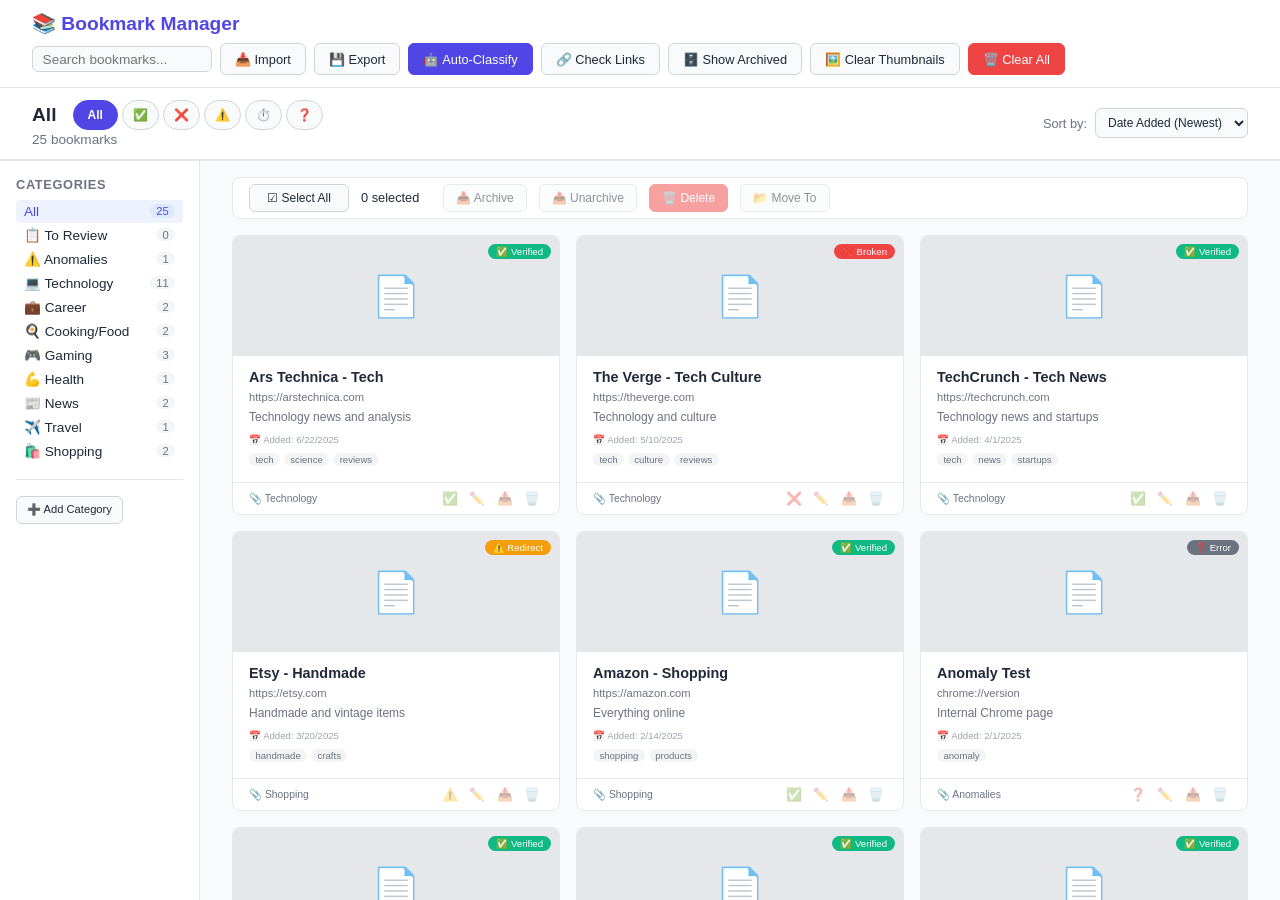
<file: prototype-c.html>
<!DOCTYPE html>
<html lang="en">
<head>
    <meta charset="UTF-8" />
    <meta name="viewport" content="width=device-width, initial-scale=1.0" />
    <title>Bookmark Manager - Prototype</title>
    <style>
        /* ========================================
           RESET & BASE
        ======================================== */
        * {
            margin: 0;
            padding: 0;
            box-sizing: border-box;
        }

        body {
            font-family: -apple-system, BlinkMacSystemFont, 'Segoe UI', Roboto, Oxygen, Ubuntu, sans-serif;
            background: #F3F4F6;
            color: #1F2937;
            height: 100vh;
            display: flex;
            flex-direction: column;
            overflow: hidden;
        }

        /* ========================================
           FIXED HEADER
        ======================================== */
        .fixed-header {
            position: sticky;
            top: 0;
            z-index: 100;
            background: white;
            border-bottom: 1px solid #E5E7EB;
            flex-shrink: 0;
        }

        /* ----- Top Bar ----- */
        .top-bar {
            display: flex;
            justify-content: space-between;
            align-items: center;
            padding: 0.75rem 2rem;
            background: white;
            border-bottom: 1px solid #E5E7EB;
            flex-wrap: wrap;
            gap: 0.5rem;
        }

        .top-bar .logo {
            font-size: 1.2rem;
            font-weight: 700;
            color: #4F46E5;
        }

        .top-bar .right {
            display: flex;
            align-items: center;
            gap: 0.5rem;
            flex-wrap: wrap;
        }

        .top-bar .right input[type="text"] {
            padding: 0.3rem 0.6rem;
            border: 1px solid #D1D5DB;
            border-radius: 6px;
            font-size: 0.85rem;
            width: 180px;
            background: #F9FAFB;
        }

        .top-bar .right input[type="text"]:focus {
            outline: none;
            border-color: #4F46E5;
            box-shadow: 0 0 0 2px rgba(79, 70, 229, 0.1);
        }

        .btn {
            display: inline-flex;
            align-items: center;
            justify-content: center;
            gap: 4px;
            padding: 0 14px;
            height: 32px;
            border: 1px solid #D1D5DB;
            border-radius: 6px;
            background: #F9FAFB;
            color: #1F2937;
            font-size: 0.8rem;
            font-weight: 500;
            cursor: pointer;
            transition: all 0.2s ease;
            white-space: nowrap;
        }

        .btn:hover:not(:disabled) {
            background: #F3F4F6;
            border-color: #9CA3AF;
            transform: translateY(-1px);
            box-shadow: 0 2px 4px rgba(0, 0, 0, 0.08);
        }

        .btn:disabled {
            opacity: 0.5;
            cursor: not-allowed;
            transform: none !important;
            box-shadow: none !important;
        }

        .btn-primary {
            background: #4F46E5;
            border-color: #4F46E5;
            color: white;
        }

        .btn-primary:hover:not(:disabled) {
            background: #4338CA;
            border-color: #4338CA;
            color: white;
        }

        .btn-danger {
            background: #EF4444;
            border-color: #EF4444;
            color: white;
        }

        .btn-danger:hover:not(:disabled) {
            background: #DC2626;
            border-color: #DC2626;
            color: white;
        }

        .btn-success {
            background: #10B981;
            border-color: #10B981;
            color: white;
        }

        .btn-success:hover:not(:disabled) {
            background: #059669;
            border-color: #059669;
            color: white;
        }

        .btn-sm {
            height: 28px;
            font-size: 0.7rem;
            padding: 0 10px;
        }

        /* ----- Content Header (Sticky) ----- */
        .content-header {
            display: flex;
            justify-content: space-between;
            align-items: center;
            padding: 0.75rem 2rem;
            background: white;
            border-bottom: 1px solid #E5E7EB;
            flex-wrap: wrap;
            gap: 0.5rem;
        }

        .content-header .left {
            display: flex;
            flex-direction: column;
            gap: 0.1rem;
        }

        .content-header .left .title-row {
            display: flex;
            align-items: center;
            gap: 1rem;
            flex-wrap: wrap;
        }

        .content-header .left .title-row h2 {
            font-size: 1.2rem;
            font-weight: 600;
            margin: 0;
        }

        .content-header .left .count {
            font-size: 0.85rem;
            color: #6B7280;
        }

        .content-header .right {
            display: flex;
            align-items: center;
            gap: 0.5rem;
            flex-wrap: wrap;
        }

        /* ----- Status Filters ----- */
        .status-filters {
            display: inline-flex;
            align-items: center;
            gap: 4px;
        }

        .status-filter {
            display: inline-flex;
            align-items: center;
            justify-content: center;
            padding: 0 10px;
            height: 30px;
            border: 1px solid #D1D5DB;
            border-radius: 15px;
            background: #F9FAFB;
            color: #6B7280;
            font-size: 0.75rem;
            font-weight: 500;
            cursor: pointer;
            transition: all 0.2s ease;
            white-space: nowrap;
        }

        .status-filter:hover:not(.active) {
            background: #F3F4F6;
            border-color: #9CA3AF;
            transform: translateY(-1px);
            box-shadow: 0 2px 4px rgba(0, 0, 0, 0.08);
        }

        .status-filter.active {
            background: #4F46E5;
            border-color: #4F46E5;
            color: white;
        }

        .status-filter[data-status="all"] {
            font-weight: 600;
            padding: 0 14px;
        }

        /* ----- Sort Select ----- */
        .sort-select {
            padding: 0.2rem 0.5rem;
            height: 30px;
            border: 1px solid #D1D5DB;
            border-radius: 6px;
            background: #F9FAFB;
            color: #1F2937;
            font-size: 0.75rem;
            cursor: pointer;
            outline: none;
            min-width: 120px;
        }

        .sort-select:focus {
            border-color: #4F46E5;
            box-shadow: 0 0 0 2px rgba(79, 70, 229, 0.1);
        }

        /* ========================================
           MAIN LAYOUT
        ======================================== */
        .main-layout {
            display: flex;
            flex: 1;
            overflow: hidden;
        }

        /* ----- Sidebar ----- */
        .sidebar {
            width: 200px;
            background: white;
            border-right: 1px solid #E5E7EB;
            padding: 1rem;
            overflow-y: auto;
            flex-shrink: 0;
        }

        .sidebar h3 {
            font-size: 0.8rem;
            color: #6B7280;
            text-transform: uppercase;
            letter-spacing: 0.05em;
            margin-bottom: 0.5rem;
        }

        .sidebar ul {
            list-style: none;
        }

        .sidebar ul li {
            padding: 0.25rem 0.5rem;
            border-radius: 4px;
            font-size: 0.85rem;
            cursor: pointer;
            display: flex;
            justify-content: space-between;
            align-items: center;
            transition: background 0.2s ease;
        }

        .sidebar ul li:hover {
            background: #F3F4F6;
        }

        .sidebar ul li.active {
            background: #EEF2FF;
            color: #4F46E5;
            font-weight: 500;
        }

        .sidebar ul li .count {
            font-size: 0.7rem;
            color: #6B7280;
            background: #F3F4F6;
            padding: 0.05rem 0.4rem;
            border-radius: 10px;
        }

        .sidebar ul li.active .count {
            background: #DBEAFE;
            color: #4F46E5;
        }

        /* ----- Content ----- */
        .content {
            flex: 1;
            padding: 1rem 2rem;
            overflow-y: auto;
            background: #F9FAFB;
        }

        /* ----- Action Bar (Always Visible) ----- */
        .action-bar {
            display: flex;
            align-items: center;
            gap: 0.75rem;
            padding: 0.4rem 1rem;
            background: white;
            border-radius: 8px;
            border: 1px solid #E5E7EB;
            margin-bottom: 1rem;
            flex-wrap: wrap;
            min-height: 40px;
        }

        .action-bar .selection-count {
            font-size: 0.8rem;
            font-weight: 500;
            color: #1F2937;
            min-width: 70px;
        }

        .action-bar .btn {
            font-size: 0.75rem;
            padding: 0 12px;
            height: 28px;
        }

        .action-bar .btn-toggle {
            min-width: 100px;
            justify-content: center;
        }

        /* ========================================
           BOOKMARK GRID
        ======================================== */
        .bookmarks-grid {
            display: grid;
            grid-template-columns: repeat(auto-fill, minmax(260px, 1fr));
            gap: 1rem;
        }

        /* ----- Bookmark Card ----- */
        .bookmark-card {
            background: white;
            border-radius: 8px;
            border: 1px solid #E5E7EB;
            overflow: hidden;
            transition: all 0.2s ease;
            cursor: pointer;
            display: flex;
            flex-direction: column;
            min-height: 280px;
            position: relative;
        }

        .bookmark-card:hover {
            transform: translateY(-2px);
            box-shadow: 0 4px 12px rgba(0, 0, 0, 0.08);
        }

        .bookmark-card.selected {
            border: 2px solid #4F46E5;
            box-shadow: 0 0 0 2px rgba(79, 70, 229, 0.2);
        }

        .bookmark-card .checkbox {
            position: absolute;
            top: 8px;
            left: 8px;
            z-index: 5;
            width: 16px;
            height: 16px;
            accent-color: #4F46E5;
            cursor: pointer;
            opacity: 0;
            transition: opacity 0.2s ease;
        }

        .bookmark-card:hover .checkbox,
        .bookmark-card.selected .checkbox {
            opacity: 1;
        }

        /* ----- Badge Stacking ----- */
        .bookmark-card .badge-stack {
            position: absolute;
            top: 8px;
            right: 8px;
            z-index: 10;
            display: flex;
            flex-direction: column;
            align-items: flex-end;
            gap: 4px;
        }

        .bookmark-card .badge-stack .badge {
            padding: 0.1rem 0.5rem;
            border-radius: 12px;
            font-size: 0.6rem;
            font-weight: 500;
            white-space: nowrap;
            color: white;
            pointer-events: none;
            cursor: default;
        }

        .bookmark-card .badge-stack .badge-status {
            background: #10B981;
        }
        .bookmark-card .badge-stack .badge-status.broken {
            background: #EF4444;
        }
        .bookmark-card .badge-stack .badge-status.redirect {
            background: #F59E0B;
        }
        .bookmark-card .badge-stack .badge-status.timeout {
            background: #F97316;
        }
        .bookmark-card .badge-stack .badge-status.error {
            background: #6B7280;
        }

        .bookmark-card .badge-stack .badge-stack-domain {
            background: #8B5CF6;
        }

        /* ----- Thumbnail ----- */
        .bookmark-card .thumbnail {
            height: 120px;
            background: #E5E7EB;
            display: flex;
            align-items: center;
            justify-content: center;
            font-size: 2.5rem;
            color: #9CA3AF;
            flex-shrink: 0;
        }

        /* ----- Content ----- */
        .bookmark-card .card-content {
            padding: 0.75rem 1rem;
            flex: 1;
            display: flex;
            flex-direction: column;
            gap: 0.25rem;
        }

        .bookmark-card .card-content .title {
            font-weight: 600;
            font-size: 0.9rem;
            display: -webkit-box;
            -webkit-line-clamp: 2;
            -webkit-box-orient: vertical;
            overflow: hidden;
            line-height: 1.3;
        }

        .bookmark-card .card-content .url {
            font-size: 0.7rem;
            color: #6B7280;
            white-space: nowrap;
            overflow: hidden;
            text-overflow: ellipsis;
        }

        .bookmark-card .card-content .description {
            font-size: 0.75rem;
            color: #6B7280;
            display: -webkit-box;
            -webkit-line-clamp: 2;
            -webkit-box-orient: vertical;
            overflow: hidden;
            line-height: 1.4;
            margin: 0.1rem 0;
        }

        .bookmark-card .card-content .date {
            font-size: 0.6rem;
            color: #9CA3AF;
            margin-top: 0.2rem;
        }

        .bookmark-card .card-content .tags {
            display: flex;
            flex-wrap: wrap;
            gap: 0.25rem;
            margin-top: 0.25rem;
        }

        .bookmark-card .card-content .tags .tag {
            background: #F3F4F6;
            padding: 0.05rem 0.4rem;
            border-radius: 10px;
            font-size: 0.6rem;
            color: #6B7280;
        }

        /* ----- Footer ----- */
        .bookmark-card .card-footer {
            padding: 0.4rem 1rem;
            border-top: 1px solid #E5E7EB;
            display: flex;
            justify-content: space-between;
            align-items: center;
            font-size: 0.65rem;
            color: #6B7280;
            flex-shrink: 0;
            margin-top: auto;
        }

        .bookmark-card .card-footer .actions {
            display: flex;
            gap: 0.3rem;
            opacity: 0.4;
            transition: opacity 0.2s ease;
        }

        .bookmark-card:hover .card-footer .actions {
            opacity: 1;
        }

        .bookmark-card .card-footer .actions button {
            background: none;
            border: none;
            cursor: pointer;
            font-size: 0.8rem;
            padding: 0.1rem 0.2rem;
            border-radius: 4px;
            transition: background 0.2s ease;
        }

        .bookmark-card .card-footer .actions button:hover {
            background: #F3F4F6;
        }

        .bookmark-card .card-footer .actions .delete:hover {
            color: #EF4444;
            background: #FEE2E2;
        }

        /* ========================================
           STACKED CARD
        ======================================== */
        .stack-container {
            position: relative;
            height: 100%;
            min-height: 280px;
        }

        .stack-container .stack {
            position: relative;
            width: 100%;
            height: 100%;
        }

        .stack-container .bookmark-card {
            position: absolute;
            top: 0;
            left: 0;
            width: 100%;
            height: 100%;
            min-height: 280px;
        }

        .stack-container .bookmark-card:nth-child(2) {
            transform: translate(6px, 6px) scale(0.98);
            z-index: 2;
            opacity: 0.7;
        }

        .stack-container .bookmark-card:nth-child(3) {
            transform: translate(12px, 12px) scale(0.96);
            z-index: 1;
            opacity: 0.5;
        }

        .stack-container .bookmark-card .checkbox {
            opacity: 0;
        }

        .stack-container:hover .bookmark-card .checkbox,
        .stack-container .bookmark-card.selected .checkbox {
            opacity: 1;
        }

        /* ========================================
           MODAL
        ======================================== */
        .modal-overlay {
            display: none;
            position: fixed;
            top: 0;
            left: 0;
            width: 100%;
            height: 100%;
            background: rgba(0, 0, 0, 0.5);
            z-index: 1000;
            justify-content: center;
            align-items: center;
            padding: 1rem;
        }

        .modal-overlay.visible {
            display: flex;
        }

        .modal {
            background: white;
            border-radius: 12px;
            max-width: 560px;
            width: 100%;
            max-height: 90vh;
            overflow-y: auto;
            box-shadow: 0 20px 60px rgba(0, 0, 0, 0.3);
            padding: 0;
        }

        .modal .modal-header {
            padding: 1.25rem 1.5rem;
            border-bottom: 1px solid #E5E7EB;
            display: flex;
            justify-content: space-between;
            align-items: center;
        }

        .modal .modal-header h2 {
            font-size: 1.1rem;
            font-weight: 600;
        }

        .modal .modal-header .close {
            background: none;
            border: none;
            font-size: 1.5rem;
            cursor: pointer;
            color: #6B7280;
            padding: 0 0.25rem;
        }

        .modal .modal-header .close:hover {
            color: #1F2937;
        }

        .modal .modal-body {
            padding: 1.5rem;
        }

        .modal .modal-body .form-group {
            margin-bottom: 1rem;
        }

        .modal .modal-body .form-group label {
            display: block;
            font-weight: 500;
            font-size: 0.85rem;
            margin-bottom: 0.25rem;
            color: #374151;
        }

        .modal .modal-body .form-group input,
        .modal .modal-body .form-group select,
        .modal .modal-body .form-group textarea {
            width: 100%;
            padding: 0.4rem 0.6rem;
            border: 1px solid #D1D5DB;
            border-radius: 6px;
            font-size: 0.85rem;
            font-family: inherit;
        }

        .modal .modal-body .form-group input:focus,
        .modal .modal-body .form-group select:focus,
        .modal .modal-body .form-group textarea:focus {
            outline: none;
            border-color: #4F46E5;
            box-shadow: 0 0 0 2px rgba(79, 70, 229, 0.1);
        }

        .modal .modal-body .form-group textarea {
            resize: vertical;
            min-height: 60px;
        }

        .modal .modal-body .form-row {
            display: grid;
            grid-template-columns: 1fr 1fr;
            gap: 1rem;
        }

        .modal .modal-body .category-group {
            display: flex;
            gap: 0.5rem;
            align-items: center;
        }

        .modal .modal-body .category-group select {
            flex: 1;
        }

        .modal .modal-body .category-group .btn {
            flex-shrink: 0;
            height: 32px;
            font-size: 0.75rem;
            padding: 0 12px;
        }

        .modal .modal-body .new-category-row {
            display: none;
            margin-top: 0.5rem;
            gap: 0.5rem;
            align-items: center;
        }

        .modal .modal-body .new-category-row.visible {
            display: flex;
        }

        .modal .modal-body .new-category-row input {
            flex: 1;
        }

        .modal .modal-body .new-category-row .btn {
            flex-shrink: 0;
            height: 32px;
            font-size: 0.75rem;
            padding: 0 12px;
        }

        .modal .modal-footer {
            padding: 1rem 1.5rem;
            border-top: 1px solid #E5E7EB;
            display: flex;
            justify-content: flex-end;
            gap: 0.5rem;
        }

        /* ========================================
           STATUS DROPDOWN (Reclassify)
        ======================================== */
        .status-dropdown {
            position: relative;
            display: inline-block;
        }

        .status-dropdown .status-toggle {
            background: none;
            border: none;
            cursor: pointer;
            font-size: 0.8rem;
            padding: 0.1rem 0.3rem;
            border-radius: 4px;
        }

        .status-dropdown .status-toggle:hover {
            background: #F3F4F6;
        }

        .status-dropdown .status-menu {
            display: none;
            position: absolute;
            top: 100%;
            left: 0;
            background: white;
            border: 1px solid #E5E7EB;
            border-radius: 8px;
            box-shadow: 0 4px 12px rgba(0, 0, 0, 0.15);
            min-width: 140px;
            z-index: 20;
            padding: 0.25rem 0;
        }

        .status-dropdown .status-menu.visible {
            display: block;
        }

        .status-dropdown .status-menu .status-option {
            padding: 0.3rem 0.8rem;
            font-size: 0.8rem;
            cursor: pointer;
            display: flex;
            align-items: center;
            gap: 0.4rem;
        }

        .status-dropdown .status-menu .status-option:hover {
            background: #F3F4F6;
        }

        .status-dropdown .status-menu .status-option.active {
            background: #EEF2FF;
            color: #4F46E5;
        }

        /* ========================================
           RESPONSIVE
        ======================================== */
        @media (max-width: 768px) {
            .top-bar {
                padding: 0.5rem 1rem;
            }
            .top-bar .right input[type="text"] {
                width: 120px;
            }
            .content-header {
                padding: 0.5rem 1rem;
            }
            .content {
                padding: 0.75rem 1rem;
            }
            .sidebar {
                width: 150px;
                padding: 0.75rem 0.5rem;
            }
            .bookmarks-grid {
                grid-template-columns: repeat(auto-fill, minmax(200px, 1fr));
            }
            .modal {
                max-width: 100%;
                margin: 0.5rem;
            }
            .modal .modal-body .form-row {
                grid-template-columns: 1fr;
            }
            .modal .modal-body .category-group {
                flex-wrap: wrap;
            }
            .modal .modal-body .category-group select {
                min-width: 100%;
            }
            .action-bar {
                gap: 0.4rem;
                padding: 0.3rem 0.6rem;
            }
            .action-bar .btn {
                font-size: 0.65rem;
                padding: 0 8px;
                height: 24px;
            }
            .action-bar .btn-toggle {
                min-width: 80px;
                font-size: 0.65rem;
            }
            .action-bar .selection-count {
                font-size: 0.7rem;
                min-width: 50px;
            }
        }

        @media (max-width: 480px) {
            .top-bar .right input[type="text"] {
                width: 80px;
            }
            .content-header .left .title-row h2 {
                font-size: 1rem;
            }
            .content-header .right {
                gap: 0.25rem;
            }
            .status-filter {
                padding: 0 6px;
                height: 24px;
                font-size: 0.6rem;
            }
            .status-filter[data-status="all"] {
                padding: 0 8px;
                font-size: 0.6rem;
            }
            .sort-select {
                min-width: 80px;
                font-size: 0.65rem;
                height: 24px;
            }
            .bookmarks-grid {
                grid-template-columns: 1fr;
            }
            .action-bar {
                gap: 0.3rem;
                padding: 0.25rem 0.4rem;
                flex-wrap: wrap;
            }
            .action-bar .btn {
                font-size: 0.6rem;
                padding: 0 6px;
                height: 22px;
            }
            .action-bar .btn-toggle {
                min-width: 60px;
                font-size: 0.6rem;
            }
            .action-bar .selection-count {
                font-size: 0.65rem;
                min-width: 40px;
            }
        }

        /* ========================================
           SCROLLBAR
        ======================================== */
        ::-webkit-scrollbar {
            width: 6px;
            height: 6px;
        }
        ::-webkit-scrollbar-track {
            background: #F3F4F6;
        }
        ::-webkit-scrollbar-thumb {
            background: #D1D5DB;
            border-radius: 3px;
        }
        ::-webkit-scrollbar-thumb:hover {
            background: #9CA3AF;
        }
    </style>
</head>
<body>

    <!-- ========================================
    FIXED HEADER
    ======================================== -->
    <div class="fixed-header">

        <!-- Top Bar -->
        <div class="top-bar">
            <div class="logo">📚 Bookmark Manager</div>
            <div class="right">
                <input type="text" id="searchInput" placeholder="Search bookmarks..." />
                <button class="btn">📥 Import</button>
                <button class="btn">💾 Export</button>
                <button class="btn btn-primary">🤖 Auto-Classify</button>
                <button class="btn">🔗 Check Links</button>
                <button class="btn" id="showArchivedBtn">🗄️ Show Archived</button>
                <button class="btn">🖼️ Clear Thumbnails</button>
                <button class="btn btn-danger">🗑️ Clear All</button>
            </div>
        </div>

        <!-- Content Header (Sticky) -->
        <div class="content-header" id="contentHeader">
            <div class="left">
                <div class="title-row">
                    <h2 id="currentCategoryTitle">All Bookmarks</h2>
                    <div class="status-filters" id="statusFilters">
                        <button class="status-filter active" data-status="all">All</button>
                        <button class="status-filter" data-status="verified">✅</button>
                        <button class="status-filter" data-status="broken">❌</button>
                        <button class="status-filter" data-status="redirect">⚠️</button>
                        <button class="status-filter" data-status="timeout">⏱️</button>
                        <button class="status-filter" data-status="error">❓</button>
                    </div>
                </div>
                <span class="count" id="bookmarkCount">0 bookmarks</span>
            </div>
            <div class="right">
                <label style="font-size:0.8rem;color:#6B7280;">Sort by:</label>
                <select class="sort-select" id="sortSelect">
                    <option value="date-desc">Date Added (Newest)</option>
                    <option value="date-asc">Date Added (Oldest)</option>
                    <option value="title">Title</option>
                    <option value="url">URL</option>
                    <option value="category">Category</option>
                </select>
            </div>
        </div>
    </div>

    <!-- ========================================
    MAIN LAYOUT
    ======================================== -->
    <div class="main-layout">

        <!-- Sidebar -->
        <div class="sidebar" id="sidebar">
            <h3>Categories</h3>
            <ul id="categoriesList">
                <li class="active" data-category="All">All <span class="count">0</span></li>
                <li data-category="To Review">📋 To Review <span class="count">0</span></li>
                <li data-category="Anomalies">⚠️ Anomalies <span class="count">0</span></li>
                <li data-category="Technology">💻 Technology <span class="count">0</span></li>
                <li data-category="Career">💼 Career <span class="count">0</span></li>
                <li data-category="Cooking/Food">🍳 Cooking/Food <span class="count">0</span></li>
                <li data-category="Gaming">🎮 Gaming <span class="count">0</span></li>
                <li data-category="Health">💪 Health <span class="count">0</span></li>
                <li data-category="News">📰 News <span class="count">0</span></li>
                <li data-category="Travel">✈️ Travel <span class="count">0</span></li>
                <li data-category="Shopping">🛍️ Shopping <span class="count">0</span></li>
            </ul>
            <div style="margin-top:1rem;padding-top:1rem;border-top:1px solid #E5E7EB;font-size:0.75rem;color:#6B7280;">
                <button class="btn btn-sm" id="addCategoryBtn">➕ Add Category</button>
            </div>
        </div>

        <!-- Content -->
        <div class="content" id="content">

            <!-- Action Bar (Always Visible) -->
            <div class="action-bar" id="actionBar">
                <button class="btn btn-sm btn-toggle" id="selectToggleBtn">☑ Select All</button>
                <span class="selection-count" id="selectionCount">0 selected</span>
                <button class="btn btn-sm" id="bulkArchiveBtn" disabled>📥 Archive</button>
                <button class="btn btn-sm" id="bulkUnarchiveBtn" disabled>📤 Unarchive</button>
                <button class="btn btn-sm btn-danger" id="bulkDeleteBtn" disabled>🗑️ Delete</button>
                <button class="btn btn-sm" id="bulkMoveBtn" disabled>📂 Move To</button>
            </div>

            <!-- Bookmarks Grid -->
            <div class="bookmarks-grid" id="bookmarksGrid">
                <!-- Rendered by JS -->
            </div>

        </div>
    </div>

    <!-- ========================================
    EDIT MODAL
    ======================================== -->
    <div class="modal-overlay" id="editModal">
        <div class="modal">
            <div class="modal-header">
                <h2>✏️ Edit Bookmark</h2>
                <button class="close" id="editModalClose">&times;</button>
            </div>
            <div class="modal-body">
                <div class="form-group">
                    <label>Title</label>
                    <input type="text" id="editTitle" />
                </div>
                <div class="form-group">
                    <label>URL</label>
                    <input type="text" id="editUrl" />
                </div>
                <div class="form-group">
                    <label>Description</label>
                    <textarea id="editDescription" rows="2"></textarea>
                </div>
                <div class="form-row">
                    <div class="form-group">
                        <label>Category</label>
                        <div class="category-group">
                            <select id="editCategory"></select>
                            <button class="btn btn-sm" id="showNewCategoryBtn">+ Add</button>
                        </div>
                        <div class="new-category-row" id="newCategoryRow">
                            <input type="text" id="editNewCategory" placeholder="Enter new category name" />
                            <button class="btn btn-sm btn-primary" id="addNewCategoryBtn">Add</button>
                            <button class="btn btn-sm" id="cancelNewCategoryBtn">Cancel</button>
                        </div>
                    </div>
                    <div class="form-group">
                        <label>Tags</label>
                        <input type="text" id="editTags" placeholder="tag1, tag2, tag3" />
                    </div>
                </div>
                <div class="form-row">
                    <div class="form-group">
                        <label>Link Status</label>
                        <select id="editStatus">
                            <option value="verified">✅ Verified</option>
                            <option value="broken">❌ Broken</option>
                            <option value="redirect">⚠️ Redirect</option>
                            <option value="timeout">⏱️ Timeout</option>
                            <option value="error">❓ Error</option>
                            <option value="unknown">❓ Unknown</option>
                        </select>
                    </div>
                </div>
                <div style="font-size:0.75rem;color:#6B7280;margin-top:0.5rem;">
                    Last checked: <span id="editLastChecked">Never</span>
                </div>
            </div>
            <div class="modal-footer">
                <button class="btn" id="editModalCancel">Cancel</button>
                <button class="btn btn-primary" id="editModalSave">💾 Save</button>
            </div>
        </div>
    </div>

    <script>
        // ========================================
        // MOCK DATA
        // ========================================
        const mockData = [
            { id: '1', title: 'GitHub - Where code lives', url: 'https://github.com', description: 'The world\'s leading platform for version control and collaboration.', category: 'Technology', tags: ['coding', 'git', 'dev'], addedDate: '2024-01-15T12:00:00Z', domain: 'github.com', linkStatus: { status: 'verified', lastChecked: '2024-06-01T10:00:00Z' }, isArchived: false },
            { id: '2', title: 'GitHub Status', url: 'https://githubstatus.com', description: 'GitHub status page', category: 'Technology', tags: ['devops', 'status'], addedDate: '2024-05-20T12:00:00Z', domain: 'githubstatus.com', linkStatus: { status: 'verified', lastChecked: '2024-06-01T10:00:00Z' }, isArchived: false },
            { id: '3', title: 'Stack Overflow - Where developers learn', url: 'https://stackoverflow.com', description: 'Q&A for programmers', category: 'Technology', tags: ['coding', 'qa'], addedDate: '2024-02-20T14:30:00Z', domain: 'stackoverflow.com', linkStatus: { status: 'verified', lastChecked: '2024-06-01T10:00:00Z' }, isArchived: false },
            { id: '4', title: 'MDN Web Docs', url: 'https://developer.mozilla.org', description: 'Documentation for web technologies', category: 'Technology', tags: ['web', 'docs'], addedDate: '2024-03-10T09:00:00Z', domain: 'developer.mozilla.org', linkStatus: { status: 'verified', lastChecked: '2024-06-01T10:00:00Z' }, isArchived: false },
            { id: '5', title: 'TechCrunch - Tech News', url: 'https://techcrunch.com', description: 'Technology news and startups', category: 'Technology', tags: ['tech', 'news', 'startups'], addedDate: '2025-04-01T08:45:00Z', domain: 'techcrunch.com', linkStatus: { status: 'verified', lastChecked: '2024-06-01T10:00:00Z' }, isArchived: false },
            { id: '6', title: 'The Verge - Tech Culture', url: 'https://theverge.com', description: 'Technology and culture', category: 'Technology', tags: ['tech', 'culture', 'reviews'], addedDate: '2025-05-10T15:10:00Z', domain: 'theverge.com', linkStatus: { status: 'broken', lastChecked: '2024-06-01T10:00:00Z' }, isArchived: false },
            { id: '7', title: 'Ars Technica - Tech', url: 'https://arstechnica.com', description: 'Technology news and analysis', category: 'Technology', tags: ['tech', 'science', 'reviews'], addedDate: '2025-06-22T13:45:00Z', domain: 'arstechnica.com', linkStatus: { status: 'verified', lastChecked: '2024-06-01T10:00:00Z' }, isArchived: false },
            { id: '8', title: 'Google Fonts', url: 'https://fonts.google.com', description: 'Free fonts for web', category: 'Technology', tags: ['design', 'fonts', 'web'], addedDate: '2024-07-01T09:30:00Z', domain: 'fonts.google.com', linkStatus: { status: 'verified', lastChecked: '2024-06-01T10:00:00Z' }, isArchived: false },
            { id: '9', title: 'Stack Exchange', url: 'https://stackexchange.com', description: 'Q&A network', category: 'Technology', tags: ['qa', 'community'], addedDate: '2024-09-10T14:20:00Z', domain: 'stackexchange.com', linkStatus: { status: 'verified', lastChecked: '2024-06-01T10:00:00Z' }, isArchived: false },
            { id: '10', title: 'CodePen - Code Playground', url: 'https://codepen.io', description: 'Frontend code playground', category: 'Technology', tags: ['coding', 'html', 'css', 'js'], addedDate: '2024-11-01T16:00:00Z', domain: 'codepen.io', linkStatus: { status: 'verified', lastChecked: '2024-06-01T10:00:00Z' }, isArchived: false },
            { id: '11', title: 'Dev.to - Dev Community', url: 'https://dev.to', description: 'Developer community', category: 'Technology', tags: ['coding', 'community', 'blog'], addedDate: '2025-01-15T11:00:00Z', domain: 'dev.to', linkStatus: { status: 'verified', lastChecked: '2024-06-01T10:00:00Z' }, isArchived: false },
            { id: '12', title: 'LinkedIn - Professional Network', url: 'https://linkedin.com', description: 'Connect with professionals', category: 'Career', tags: ['networking', 'jobs'], addedDate: '2024-04-05T16:45:00Z', domain: 'linkedin.com', linkStatus: { status: 'broken', lastChecked: '2024-06-01T10:00:00Z' }, isArchived: false },
            { id: '13', title: 'Indeed - Job Search', url: 'https://indeed.com', description: 'Find your next job', category: 'Career', tags: ['jobs', 'hiring'], addedDate: '2024-05-12T11:20:00Z', domain: 'indeed.com', linkStatus: { status: 'verified', lastChecked: '2024-06-01T10:00:00Z' }, isArchived: false },
            { id: '14', title: 'AllRecipes - Cooking Community', url: 'https://allrecipes.com', description: 'Recipes and cooking tips', category: 'Cooking/Food', tags: ['recipes', 'cooking'], addedDate: '2024-06-18T08:30:00Z', domain: 'allrecipes.com', linkStatus: { status: 'verified', lastChecked: '2024-06-01T10:00:00Z' }, isArchived: false },
            { id: '15', title: 'Serious Eats - Food Science', url: 'https://seriouseats.com', description: 'Food science and recipes', category: 'Cooking/Food', tags: ['food', 'science'], addedDate: '2024-07-22T19:00:00Z', domain: 'seriouseats.com', linkStatus: { status: 'redirect', lastChecked: '2024-06-01T10:00:00Z' }, isArchived: false },
            { id: '16', title: 'PC Gamer - Gaming News', url: 'https://pcgamer.com', description: 'PC gaming news and reviews', category: 'Gaming', tags: ['games', 'news'], addedDate: '2024-08-01T13:15:00Z', domain: 'pcgamer.com', linkStatus: { status: 'verified', lastChecked: '2024-06-01T10:00:00Z' }, isArchived: false },
            { id: '17', title: 'IGN - Entertainment', url: 'https://ign.com', description: 'Gaming and entertainment', category: 'Gaming', tags: ['games', 'reviews'], addedDate: '2024-09-14T10:45:00Z', domain: 'ign.com', linkStatus: { status: 'timeout', lastChecked: '2024-06-01T10:00:00Z' }, isArchived: false },
            { id: '18', title: 'Minecraft - Official Site', url: 'https://minecraft.net', description: 'Official Minecraft website', category: 'Gaming', tags: ['games', 'minecraft'], addedDate: '2024-03-15T10:00:00Z', domain: 'minecraft.net', linkStatus: { status: 'verified', lastChecked: '2024-06-01T10:00:00Z' }, isArchived: false },
            { id: '19', title: 'WebMD - Health Information', url: 'https://webmd.com', description: 'Health and wellness', category: 'Health', tags: ['health', 'medical'], addedDate: '2024-10-02T07:30:00Z', domain: 'webmd.com', linkStatus: { status: 'verified', lastChecked: '2024-06-01T10:00:00Z' }, isArchived: false },
            { id: '20', title: 'CNN - Breaking News', url: 'https://cnn.com', description: 'Latest news from around the world', category: 'News', tags: ['news', 'world'], addedDate: '2024-11-11T12:00:00Z', domain: 'cnn.com', linkStatus: { status: 'error', lastChecked: '2024-06-01T10:00:00Z' }, isArchived: false },
            { id: '21', title: 'BBC - News', url: 'https://bbc.com', description: 'British news and world affairs', category: 'News', tags: ['news', 'uk'], addedDate: '2024-12-25T09:00:00Z', domain: 'bbc.com', linkStatus: { status: 'verified', lastChecked: '2024-06-01T10:00:00Z' }, isArchived: false },
            { id: '22', title: 'Lonely Planet - Travel Guides', url: 'https://lonelyplanet.com', description: 'Travel guides and tips', category: 'Travel', tags: ['travel', 'guides'], addedDate: '2025-01-05T16:20:00Z', domain: 'lonelyplanet.com', linkStatus: { status: 'verified', lastChecked: '2024-06-01T10:00:00Z' }, isArchived: false },
            { id: '23', title: 'Amazon - Shopping', url: 'https://amazon.com', description: 'Everything online', category: 'Shopping', tags: ['shopping', 'products'], addedDate: '2025-02-14T14:00:00Z', domain: 'amazon.com', linkStatus: { status: 'verified', lastChecked: '2024-06-01T10:00:00Z' }, isArchived: false },
            { id: '24', title: 'Etsy - Handmade', url: 'https://etsy.com', description: 'Handmade and vintage items', category: 'Shopping', tags: ['handmade', 'crafts'], addedDate: '2025-03-20T11:30:00Z', domain: 'etsy.com', linkStatus: { status: 'redirect', lastChecked: '2024-06-01T10:00:00Z' }, isArchived: false },
            { id: '25', title: 'Anomaly Test', url: 'chrome://version', description: 'Internal Chrome page', category: 'Anomalies', tags: ['anomaly'], addedDate: '2025-02-01T08:00:00Z', domain: 'chrome://', linkStatus: { status: 'error', lastChecked: '2024-06-01T10:00:00Z' }, isArchived: false },
        ];

        // Add some archived bookmarks
        const archivedData = [
            { id: 'a1', title: 'Old Blog', url: 'https://oldblog.com', description: 'My old personal blog', category: 'Technology', tags: ['blog', 'old'], addedDate: '2023-01-01T00:00:00Z', domain: 'oldblog.com', linkStatus: { status: 'broken', lastChecked: '2023-12-01T10:00:00Z' }, isArchived: true },
            { id: 'a2', title: 'Old Recipe Site', url: 'https://oldrecipes.com', description: 'Recipes I used to use', category: 'Cooking/Food', tags: ['recipes', 'old'], addedDate: '2023-06-15T00:00:00Z', domain: 'oldrecipes.com', linkStatus: { status: 'verified', lastChecked: '2023-12-01T10:00:00Z' }, isArchived: true },
        ];

        // ========================================
        // APP STATE
        // ========================================
        let bookmarks = [...mockData, ...archivedData];
        let currentCategory = 'All';
        let currentStatusFilter = 'all';
        let currentSort = 'date-desc';
        let showArchived = false;
        let selectedIds = new Set();
        let editingId = null;

        // ========================================
        // DOM REFS
        // ========================================
        const grid = document.getElementById('bookmarksGrid');
        const categoriesList = document.getElementById('categoriesList');
        const currentTitle = document.getElementById('currentCategoryTitle');
        const countEl = document.getElementById('bookmarkCount');
        const statusFilters = document.getElementById('statusFilters');
        const sortSelect = document.getElementById('sortSelect');
        const actionBar = document.getElementById('actionBar');
        const selectionCount = document.getElementById('selectionCount');
        const selectToggleBtn = document.getElementById('selectToggleBtn');
        const bulkArchiveBtn = document.getElementById('bulkArchiveBtn');
        const bulkUnarchiveBtn = document.getElementById('bulkUnarchiveBtn');
        const bulkDeleteBtn = document.getElementById('bulkDeleteBtn');
        const bulkMoveBtn = document.getElementById('bulkMoveBtn');
        const showArchivedBtn = document.getElementById('showArchivedBtn');
        const searchInput = document.getElementById('searchInput');
        const addCategoryBtn = document.getElementById('addCategoryBtn');

        // Edit Modal
        const editModal = document.getElementById('editModal');
        const editModalClose = document.getElementById('editModalClose');
        const editModalCancel = document.getElementById('editModalCancel');
        const editModalSave = document.getElementById('editModalSave');
        const editTitle = document.getElementById('editTitle');
        const editUrl = document.getElementById('editUrl');
        const editDescription = document.getElementById('editDescription');
        const editCategory = document.getElementById('editCategory');
        const editTags = document.getElementById('editTags');
        const editStatus = document.getElementById('editStatus');
        const editLastChecked = document.getElementById('editLastChecked');
        const editNewCategory = document.getElementById('editNewCategory');
        const showNewCategoryBtn = document.getElementById('showNewCategoryBtn');
        const addNewCategoryBtn = document.getElementById('addNewCategoryBtn');
        const cancelNewCategoryBtn = document.getElementById('cancelNewCategoryBtn');
        const newCategoryRow = document.getElementById('newCategoryRow');

        // ========================================
        // UTILITY FUNCTIONS
        // ========================================
        function getCategoryCount(category) {
            let items = bookmarks.filter(b => !b.isArchived);
            if (category === 'All') return items.length;
            if (category === 'To Review') return items.filter(b => b.category === 'To Review').length;
            if (category === 'Anomalies') return items.filter(b => b.category === 'Anomalies').length;
            return items.filter(b => b.category === category).length;
        }

        function getFilteredBookmarks() {
            let items = [...bookmarks];

            // Filter by archived
            if (!showArchived) {
                items = items.filter(b => !b.isArchived);
            } else {
                items = items.filter(b => b.isArchived);
            }

            // Filter by category
            if (currentCategory !== 'All' && currentCategory !== 'To Review' && currentCategory !== 'Anomalies') {
                items = items.filter(b => b.category === currentCategory);
            } else if (currentCategory === 'To Review') {
                items = items.filter(b => b.category === 'To Review');
            } else if (currentCategory === 'Anomalies') {
                items = items.filter(b => b.category === 'Anomalies');
            }

            // Filter by status
            if (currentStatusFilter !== 'all') {
                items = items.filter(b => b.linkStatus && b.linkStatus.status === currentStatusFilter);
            }

            // Search filter
            const query = searchInput.value.trim().toLowerCase();
            if (query) {
                items = items.filter(b =>
                    b.title.toLowerCase().includes(query) ||
                    b.url.toLowerCase().includes(query) ||
                    (b.description && b.description.toLowerCase().includes(query))
                );
            }

            // Sort
            items.sort((a, b) => {
                switch (currentSort) {
                    case 'date-desc':
                        return new Date(b.addedDate) - new Date(a.addedDate);
                    case 'date-asc':
                        return new Date(a.addedDate) - new Date(b.addedDate);
                    case 'title':
                        return a.title.localeCompare(b.title);
                    case 'url':
                        return a.url.localeCompare(b.url);
                    case 'category':
                        return a.category.localeCompare(b.category);
                    default:
                        return 0;
                }
            });

            return items;
        }

        function getDomainGroups(items) {
            const groups = {};
            const singles = [];
            const processed = new Set();

            // First pass: group by domain
            const domainMap = {};
            items.forEach(item => {
                const domain = item.domain || 'unknown';
                if (!domainMap[domain]) domainMap[domain] = [];
                domainMap[domain].push(item);
            });

            // Second pass: decide which are stacks
            for (const domain in domainMap) {
                const group = domainMap[domain];
                // Only stack if more than 1 from same domain
                if (group.length > 1) {
                    groups[domain] = group;
                    group.forEach(item => processed.add(item.id));
                }
            }

            // Remaining items are singles
            items.forEach(item => {
                if (!processed.has(item.id)) {
                    singles.push(item);
                }
            });

            return { groups, singles };
        }

        // ========================================
        // RENDER FUNCTIONS
        // ========================================
        function render() {
            const filtered = getFilteredBookmarks();
            const { groups, singles } = getDomainGroups(filtered);

            // Update title and count
            currentTitle.textContent = currentCategory;
            countEl.textContent = `${filtered.length} bookmark${filtered.length !== 1 ? 's' : ''}`;

            // Update categories in sidebar
            document.querySelectorAll('#categoriesList li').forEach(li => {
                const cat = li.dataset.category;
                const count = getCategoryCount(cat);
                const span = li.querySelector('.count');
                if (span) span.textContent = count;
                li.classList.toggle('active', cat === currentCategory);
            });

            // Update status filter buttons
            document.querySelectorAll('.status-filter').forEach(btn => {
                btn.classList.toggle('active', btn.dataset.status === currentStatusFilter);
            });

            // Update sort select
            sortSelect.value = currentSort;

            // Update action bar
            const count = selectedIds.size;
            selectionCount.textContent = `${count} selected`;
            bulkArchiveBtn.disabled = count === 0;
            bulkUnarchiveBtn.disabled = count === 0;
            bulkDeleteBtn.disabled = count === 0;
            bulkMoveBtn.disabled = count === 0;

            // Update toggle button
            const visibleIds = filtered.map(b => b.id);
            const allSelected = visibleIds.length > 0 && visibleIds.every(id => selectedIds.has(id));
            if (allSelected && visibleIds.length > 0) {
                selectToggleBtn.textContent = '✕ Clear Selection';
            } else {
                selectToggleBtn.textContent = '☑ Select All';
            }

            // Update show archived button
            showArchivedBtn.textContent = showArchived ? '📁 Show Active' : '🗄️ Show Archived';

            // Render grid
            renderGrid(filtered, groups, singles);
        }

        function renderGrid(items, groups, singles) {
            if (items.length === 0) {
                grid.innerHTML = `
                    <div style="grid-column:1/-1;text-align:center;padding:4rem 2rem;color:#6B7280;">
                        <div style="font-size:3rem;margin-bottom:0.5rem;">📭</div>
                        <h3 style="font-size:1.1rem;color:#1F2937;margin-bottom:0.25rem;">No bookmarks found</h3>
                        <p style="font-size:0.85rem;">${showArchived ? 'No archived bookmarks in this category.' : 'Try a different category or import some bookmarks.'}</p>
                        ${!showArchived ? '<button class="btn" style="margin-top:0.5rem;" onclick="alert(\'Import would open here\')">📥 Import Bookmarks</button>' : ''}
                    </div>
                `;
                return;
            }

            let html = '';

            // Render singles
            singles.forEach(item => {
                html += createCardHtml(item, false);
            });

            // Render stacks (purple badge with count)
            for (const domain in groups) {
                const group = groups[domain];
                if (group.length > 1) {
                    html += createStackHtml(group);
                } else {
                    // If only 1, render as single
                    html += createCardHtml(group[0], false);
                }
            }

            grid.innerHTML = html;

            // Add event listeners to cards
            grid.querySelectorAll('.bookmark-card').forEach(card => {
                const id = card.dataset.id;
                const cb = card.querySelector('.checkbox');
                if (cb) {
                    cb.checked = selectedIds.has(id);
                    cb.addEventListener('change', (e) => {
                        e.stopPropagation();
                        if (cb.checked) {
                            selectedIds.add(id);
                            const stack = card.closest('.stack-container');
                            if (stack) {
                                stack.querySelectorAll('.bookmark-card').forEach(c => {
                                    if (c.dataset.id) {
                                        selectedIds.add(c.dataset.id);
                                        const ccb = c.querySelector('.checkbox');
                                        if (ccb) ccb.checked = true;
                                        c.classList.add('selected');
                                    }
                                });
                            }
                            card.classList.add('selected');
                        } else {
                            selectedIds.delete(id);
                            const stack = card.closest('.stack-container');
                            if (stack) {
                                stack.querySelectorAll('.bookmark-card').forEach(c => {
                                    if (c.dataset.id) {
                                        selectedIds.delete(c.dataset.id);
                                        const ccb = c.querySelector('.checkbox');
                                        if (ccb) ccb.checked = false;
                                        c.classList.remove('selected');
                                    }
                                });
                            }
                            card.classList.remove('selected');
                        }
                        render();
                    });
                }

                // Edit button
                const editBtn = card.querySelector('.edit-btn');
                if (editBtn) {
                    editBtn.addEventListener('click', (e) => {
                        e.stopPropagation();
                        openEditModal(id);
                    });
                }

                // Delete button
                const delBtn = card.querySelector('.delete-btn');
                if (delBtn) {
                    delBtn.addEventListener('click', (e) => {
                        e.stopPropagation();
                        if (confirm('🗑️ Permanently delete this bookmark?')) {
                            bookmarks = bookmarks.filter(b => b.id !== id);
                            // Also remove from any stack by removing from groups
                            selectedIds.delete(id);
                            render();
                        }
                    });
                }

                // Archive button
                const archiveBtn = card.querySelector('.archive-btn');
                if (archiveBtn) {
                    archiveBtn.addEventListener('click', (e) => {
                        e.stopPropagation();
                        const b = bookmarks.find(b => b.id === id);
                        if (b) {
                            b.isArchived = !b.isArchived;
                            selectedIds.delete(id);
                            render();
                        }
                    });
                }

                // Status dropdown toggle
                const statusToggle = card.querySelector('.status-toggle');
                const statusMenu = card.querySelector('.status-menu');
                if (statusToggle && statusMenu) {
                    statusToggle.addEventListener('click', (e) => {
                        e.stopPropagation();
                        statusMenu.classList.toggle('visible');
                    });
                    statusMenu.querySelectorAll('.status-option').forEach(opt => {
                        opt.addEventListener('click', (e) => {
                            e.stopPropagation();
                            const newStatus = opt.dataset.status;
                            const b = bookmarks.find(b => b.id === id);
                            if (b) {
                                if (!b.linkStatus) b.linkStatus = {};
                                b.linkStatus.status = newStatus;
                                b.linkStatus.lastChecked = new Date().toISOString();
                                statusMenu.classList.remove('visible');
                                render();
                            }
                        });
                    });
                }

                // Click card to open URL
                card.addEventListener('click', (e) => {
                    if (e.target.closest('.checkbox') || e.target.closest('button') || e.target.closest('.status-dropdown')) return;
                    const b = bookmarks.find(b => b.id === id);
                    if (b && b.url && !b.url.startsWith('chrome://')) {
                        window.open(b.url, '_blank');
                    }
                });
            });

            // Close dropdowns on click outside
            document.addEventListener('click', () => {
                document.querySelectorAll('.status-menu.visible').forEach(m => m.classList.remove('visible'));
            });
        }

        // ========================================
        // CARD HTML HELPERS
        // ========================================
        function createCardHtml(bookmark, isStacked = false) {
            const status = bookmark.linkStatus?.status || 'unknown';
            const statusLabel = status.charAt(0).toUpperCase() + status.slice(1);
            const statusIcon = {
                'verified': '✅',
                'broken': '❌',
                'redirect': '⚠️',
                'timeout': '⏱️',
                'error': '❓',
                'unknown': '❓'
            } [status] || '❓';

            const statusClass = status === 'verified' ? '' :
                status === 'broken' ? 'broken' :
                status === 'redirect' ? 'redirect' :
                status === 'timeout' ? 'timeout' :
                status === 'error' ? 'error' : '';

            const addedDate = bookmark.addedDate ? new Date(bookmark.addedDate).toLocaleDateString() : 'Unknown';

            return `
                <div class="bookmark-card" data-id="${bookmark.id}">
                    <input type="checkbox" class="checkbox" />
                    <div class="badge-stack">
                        ${status ? `<span class="badge badge-status ${statusClass}">${statusIcon} ${statusLabel}</span>` : ''}
                    </div>
                    <div class="thumbnail">📄</div>
                    <div class="card-content">
                        <div class="title">${bookmark.title}</div>
                        <div class="url">${bookmark.url}</div>
                        <div class="description">${bookmark.description || 'No description available'}</div>
                        <div class="date">📅 Added: ${addedDate}</div>
                        <div class="tags">
                            ${bookmark.tags && bookmark.tags.length > 0 ? bookmark.tags.map(t => `<span class="tag">${t}</span>`).join('') : ''}
                        </div>
                    </div>
                    <div class="card-footer">
                        <span>📎 ${bookmark.category || 'Uncategorized'}${bookmark.isArchived ? ' 📁 Archived' : ''}</span>
                        <div class="actions">
                            <span class="status-dropdown">
                                <button class="status-toggle">${statusIcon}</button>
                                <div class="status-menu">
                                    <div class="status-option ${status === 'verified' ? 'active' : ''}" data-status="verified">✅ Verified</div>
                                    <div class="status-option ${status === 'broken' ? 'active' : ''}" data-status="broken">❌ Broken</div>
                                    <div class="status-option ${status === 'redirect' ? 'active' : ''}" data-status="redirect">⚠️ Redirect</div>
                                    <div class="status-option ${status === 'timeout' ? 'active' : ''}" data-status="timeout">⏱️ Timeout</div>
                                    <div class="status-option ${status === 'error' ? 'active' : ''}" data-status="error">❓ Error</div>
                                    <div class="status-option ${status === 'unknown' ? 'active' : ''}" data-status="unknown">❓ Unknown</div>
                                </div>
                            </span>
                            <button class="edit-btn" title="Edit">✏️</button>
                            <button class="archive-btn" title="${bookmark.isArchived ? 'Unarchive' : 'Archive'}">${bookmark.isArchived ? '📤' : '📥'}</button>
                            <button class="delete-btn" title="Delete">🗑️</button>
                        </div>
                    </div>
                </div>
            `;
        }

        function createStackHtml(group) {
            const count = group.length;
            // Use the first item as the visible card
            const first = group[0];
            const status = first.linkStatus?.status || 'unknown';
            const statusIcon = {
                'verified': '✅',
                'broken': '❌',
                'redirect': '⚠️',
                'timeout': '⏱️',
                'error': '❓',
                'unknown': '❓'
            } [status] || '❓';
            const statusClass = status === 'verified' ? '' :
                status === 'broken' ? 'broken' :
                status === 'redirect' ? 'redirect' :
                status === 'timeout' ? 'timeout' :
                status === 'error' ? 'error' : '';
            const statusLabel = status.charAt(0).toUpperCase() + status.slice(1);

            const addedDate = first.addedDate ? new Date(first.addedDate).toLocaleDateString() : 'Unknown';

            // Build card HTML for each item in the stack
            let stackCards = '';
            group.forEach((item, index) => {
                const isFirst = index === 0;
                const itemStatus = item.linkStatus?.status || 'unknown';
                const itemStatusIcon = {
                    'verified': '✅',
                    'broken': '❌',
                    'redirect': '⚠️',
                    'timeout': '⏱️',
                    'error': '❓',
                    'unknown': '❓'
                } [itemStatus] || '❓';
                const itemStatusClass = itemStatus === 'verified' ? '' :
                    itemStatus === 'broken' ? 'broken' :
                    itemStatus === 'redirect' ? 'redirect' :
                    itemStatus === 'timeout' ? 'timeout' :
                    itemStatus === 'error' ? 'error' : '';
                const itemStatusLabel = itemStatus.charAt(0).toUpperCase() + itemStatus.slice(1);

                stackCards += `
                    <div class="bookmark-card" data-id="${item.id}" style="${isFirst ? '' : 'position:absolute;top:0;left:0;width:100%;height:100%;'}">
                        ${isFirst ? `<input type="checkbox" class="checkbox" />` : ''}
                        <div class="badge-stack">
                            ${isFirst ? `
                                ${itemStatus ? `<span class="badge badge-status ${itemStatusClass}">${itemStatusIcon} ${itemStatusLabel}</span>` : ''}
                                <span class="badge badge-stack-domain">🏢 ${count}</span>
                            ` : ''}
                        </div>
                        <div class="thumbnail">📄</div>
                        <div class="card-content">
                            <div class="title">${isFirst ? item.title : item.title}</div>
                            <div class="url">${isFirst ? item.url : item.url}</div>
                            <div class="description">${isFirst ? (item.description || 'No description available') : (item.description || '')}</div>
                            <div class="date">📅 Added: ${isFirst ? addedDate : (item.addedDate ? new Date(item.addedDate).toLocaleDateString() : 'Unknown')}</div>
                            <div class="tags">
                                ${item.tags && item.tags.length > 0 ? item.tags.map(t => `<span class="tag">${t}</span>`).join('') : ''}
                            </div>
                        </div>
                        <div class="card-footer">
                            <span>📎 ${item.category || 'Uncategorized'}${item.isArchived ? ' 📁 Archived' : ''}</span>
                            ${isFirst ? `
                                <div class="actions">
                                    <span class="status-dropdown">
                                        <button class="status-toggle">${itemStatusIcon}</button>
                                        <div class="status-menu">
                                            <div class="status-option ${itemStatus === 'verified' ? 'active' : ''}" data-status="verified">✅ Verified</div>
                                            <div class="status-option ${itemStatus === 'broken' ? 'active' : ''}" data-status="broken">❌ Broken</div>
                                            <div class="status-option ${itemStatus === 'redirect' ? 'active' : ''}" data-status="redirect">⚠️ Redirect</div>
                                            <div class="status-option ${itemStatus === 'timeout' ? 'active' : ''}" data-status="timeout">⏱️ Timeout</div>
                                            <div class="status-option ${itemStatus === 'error' ? 'active' : ''}" data-status="error">❓ Error</div>
                                            <div class="status-option ${itemStatus === 'unknown' ? 'active' : ''}" data-status="unknown">❓ Unknown</div>
                                        </div>
                                    </span>
                                    <button class="edit-btn" title="Edit">✏️</button>
                                    <button class="archive-btn" title="${item.isArchived ? 'Unarchive' : 'Archive'}">${item.isArchived ? '📤' : '📥'}</button>
                                    <button class="delete-btn" title="Delete">🗑️</button>
                                </div>
                            ` : ''}
                        </div>
                    </div>
                `;
            });

            return `
                <div class="stack-container">
                    <div class="stack">
                        ${stackCards}
                    </div>
                </div>
            `;
        }

        // ========================================
        // EDIT MODAL
        // ========================================
        function openEditModal(id) {
            const b = bookmarks.find(b => b.id === id);
            if (!b) return;
            editingId = id;
            editTitle.value = b.title || '';
            editUrl.value = b.url || '';
            editDescription.value = b.description || '';
            editTags.value = (b.tags || []).join(', ');
            editStatus.value = b.linkStatus?.status || 'unknown';
            editLastChecked.textContent = b.linkStatus?.lastChecked ? new Date(b.linkStatus.lastChecked).toLocaleString() : 'Never';

            // Populate categories
            const categories = ['All', ...new Set(bookmarks.map(b => b.category))].filter(c => c && c !== 'All');
            editCategory.innerHTML = categories.map(c =>
                `<option value="${c}" ${c === b.category ? 'selected' : ''}>${c}</option>`
            ).join('');

            newCategoryRow.classList.remove('visible');

            editModal.classList.add('visible');
        }

        function closeEditModal() {
            editModal.classList.remove('visible');
            editingId = null;
            editNewCategory.value = '';
            newCategoryRow.classList.remove('visible');
        }

        function saveEditModal() {
            const id = editingId;
            if (!id) return;
            const b = bookmarks.find(b => b.id === id);
            if (!b) return;

            b.title = editTitle.value.trim() || 'Untitled';
            b.url = editUrl.value.trim() || '';
            b.description = editDescription.value.trim() || '';
            b.category = editCategory.value || 'Uncategorized';
            b.tags = editTags.value.split(',').map(t => t.trim()).filter(t => t);
            if (!b.linkStatus) b.linkStatus = {};
            b.linkStatus.status = editStatus.value;

            closeEditModal();
            render();
        }

        // ========================================
        // BULK ACTIONS
        // ========================================
        function bulkArchive() {
            const ids = Array.from(selectedIds);
            if (ids.length === 0) return;
            ids.forEach(id => {
                const b = bookmarks.find(b => b.id === id);
                if (b) b.isArchived = true;
            });
            selectedIds.clear();
            render();
        }

        function bulkUnarchive() {
            const ids = Array.from(selectedIds);
            if (ids.length === 0) return;
            ids.forEach(id => {
                const b = bookmarks.find(b => b.id === id);
                if (b) b.isArchived = false;
            });
            selectedIds.clear();
            render();
        }

        function bulkDelete() {
            const ids = Array.from(selectedIds);
            if (ids.length === 0) return;
            if (confirm(`🗑️ Permanently delete ${ids.length} selected bookmark(s)?`)) {
                bookmarks = bookmarks.filter(b => !ids.includes(b.id));
                selectedIds.clear();
                render();
            }
        }

        function bulkMove() {
            const ids = Array.from(selectedIds);
            if (ids.length === 0) return;
            const categories = [...new Set(bookmarks.map(b => b.category).filter(c => c && c !== 'All'))];
            const cat = prompt(`Move ${ids.length} bookmarks to which category?\n\nAvailable: ${categories.join(', ')}`);
            if (cat && cat.trim()) {
                ids.forEach(id => {
                    const b = bookmarks.find(b => b.id === id);
                    if (b) b.category = cat.trim();
                });
                selectedIds.clear();
                render();
            }
        }

        // ========================================
        // SELECT TOGGLE
        // ========================================
        function toggleSelectAll() {
            const filtered = getFilteredBookmarks();
            const visibleIds = filtered.map(b => b.id);
            const allSelected = visibleIds.length > 0 && visibleIds.every(id => selectedIds.has(id));

            if (allSelected) {
                // Clear selection
                visibleIds.forEach(id => selectedIds.delete(id));
            } else {
                // Select all visible
                visibleIds.forEach(id => selectedIds.add(id));
            }
            render();
        }

        // ========================================
        // CATEGORY MANAGEMENT
        // ========================================
        function addCategory() {
            const name = prompt('Enter new category name:');
            if (name && name.trim()) {
                const cat = name.trim();
                const li = document.createElement('li');
                li.dataset.category = cat;
                li.innerHTML = `${cat} <span class="count">0</span>`;
                li.addEventListener('click', () => {
                    currentCategory = cat;
                    selectedIds.clear();
                    render();
                });
                categoriesList.appendChild(li);
                render();
            }
        }

        // ========================================
        // EVENT LISTENERS
        // ========================================

        // --- Sidebar category click ---
        categoriesList.addEventListener('click', (e) => {
            const li = e.target.closest('li');
            if (!li) return;
            currentCategory = li.dataset.category;
            selectedIds.clear();
            render();
        });

        // --- Status filters ---
        statusFilters.addEventListener('click', (e) => {
            const btn = e.target.closest('.status-filter');
            if (!btn) return;
            const status = btn.dataset.status;
            if (currentStatusFilter === status && status !== 'all') {
                currentStatusFilter = 'all';
            } else {
                currentStatusFilter = status;
            }
            selectedIds.clear();
            render();
        });

        // --- Sort ---
        sortSelect.addEventListener('change', (e) => {
            currentSort = e.target.value;
            render();
        });

        // --- Search ---
        searchInput.addEventListener('input', () => {
            render();
        });

        // --- Show Archived ---
        showArchivedBtn.addEventListener('click', () => {
            showArchived = !showArchived;
            selectedIds.clear();
            render();
        });

        // --- Select Toggle ---
        selectToggleBtn.addEventListener('click', toggleSelectAll);

        // --- Bulk Actions ---
        bulkArchiveBtn.addEventListener('click', bulkArchive);
        bulkUnarchiveBtn.addEventListener('click', bulkUnarchive);
        bulkDeleteBtn.addEventListener('click', bulkDelete);
        bulkMoveBtn.addEventListener('click', bulkMove);

        // --- Add Category ---
        addCategoryBtn.addEventListener('click', addCategory);

        // --- Edit Modal ---
        editModalClose.addEventListener('click', closeEditModal);
        editModalCancel.addEventListener('click', closeEditModal);
        editModal.addEventListener('click', (e) => {
            if (e.target === editModal) closeEditModal();
        });
        editModalSave.addEventListener('click', saveEditModal);

        // --- New Category in Modal ---
        showNewCategoryBtn.addEventListener('click', () => {
            newCategoryRow.classList.toggle('visible');
            if (newCategoryRow.classList.contains('visible')) {
                editNewCategory.focus();
            }
        });

        cancelNewCategoryBtn.addEventListener('click', () => {
            newCategoryRow.classList.remove('visible');
            editNewCategory.value = '';
        });

        addNewCategoryBtn.addEventListener('click', () => {
            const name = editNewCategory.value.trim();
            if (name) {
                const existing = [...editCategory.options].map(o => o.value);
                if (!existing.includes(name)) {
                    const opt = document.createElement('option');
                    opt.value = name;
                    opt.textContent = name;
                    editCategory.appendChild(opt);
                    editCategory.value = name;
                    editNewCategory.value = '';
                    newCategoryRow.classList.remove('visible');
                } else {
                    alert('Category already exists!');
                }
            }
        });

        // Enter key on new category input
        editNewCategory.addEventListener('keydown', (e) => {
            if (e.key === 'Enter') {
                addNewCategoryBtn.click();
            }
            if (e.key === 'Escape') {
                cancelNewCategoryBtn.click();
            }
        });

        // --- Edit modal: save on Enter in any field ---
        editTitle.addEventListener('keydown', (e) => { if (e.key === 'Enter') saveEditModal(); });
        editUrl.addEventListener('keydown', (e) => { if (e.key === 'Enter') saveEditModal(); });
        editDescription.addEventListener('keydown', (e) => { if (e.key === 'Enter' && e.ctrlKey) saveEditModal(); });

        // --- Keyboard shortcuts ---
        document.addEventListener('keydown', (e) => {
            if (e.key === 'Escape') {
                if (editModal.classList.contains('visible')) {
                    closeEditModal();
                }
                document.querySelectorAll('.status-menu.visible').forEach(m => m.classList.remove('visible'));
            }
            if ((e.ctrlKey || e.metaKey) && e.key === 'a') {
                if (!e.target.closest('input') && !e.target.closest('textarea')) {
                    e.preventDefault();
                    toggleSelectAll();
                }
            }
        });

        // ========================================
        // INITIAL RENDER
        // ========================================
        render();

        console.log('📚 Bookmark Manager Prototype loaded!');
        console.log(`📊 ${bookmarks.length} bookmarks loaded.`);
        console.log('💡 Click on a bookmark card to open its URL.');
        console.log('💡 Click the status icon (✅) on a card to reclassify it.');
        console.log('💡 Click ✏️ to edit a bookmark.');
        console.log('💡 Click the checkbox on a card to select it.');
        console.log('💡 Click "☑ Select All" or press Ctrl+A to select all visible bookmarks.');
        console.log('💡 Click "Show Archived" to toggle archived bookmarks.');
        console.log('💡 In edit modal, click "+ Add" to create a new category.');
    </script>

</body>
</html>
</file>
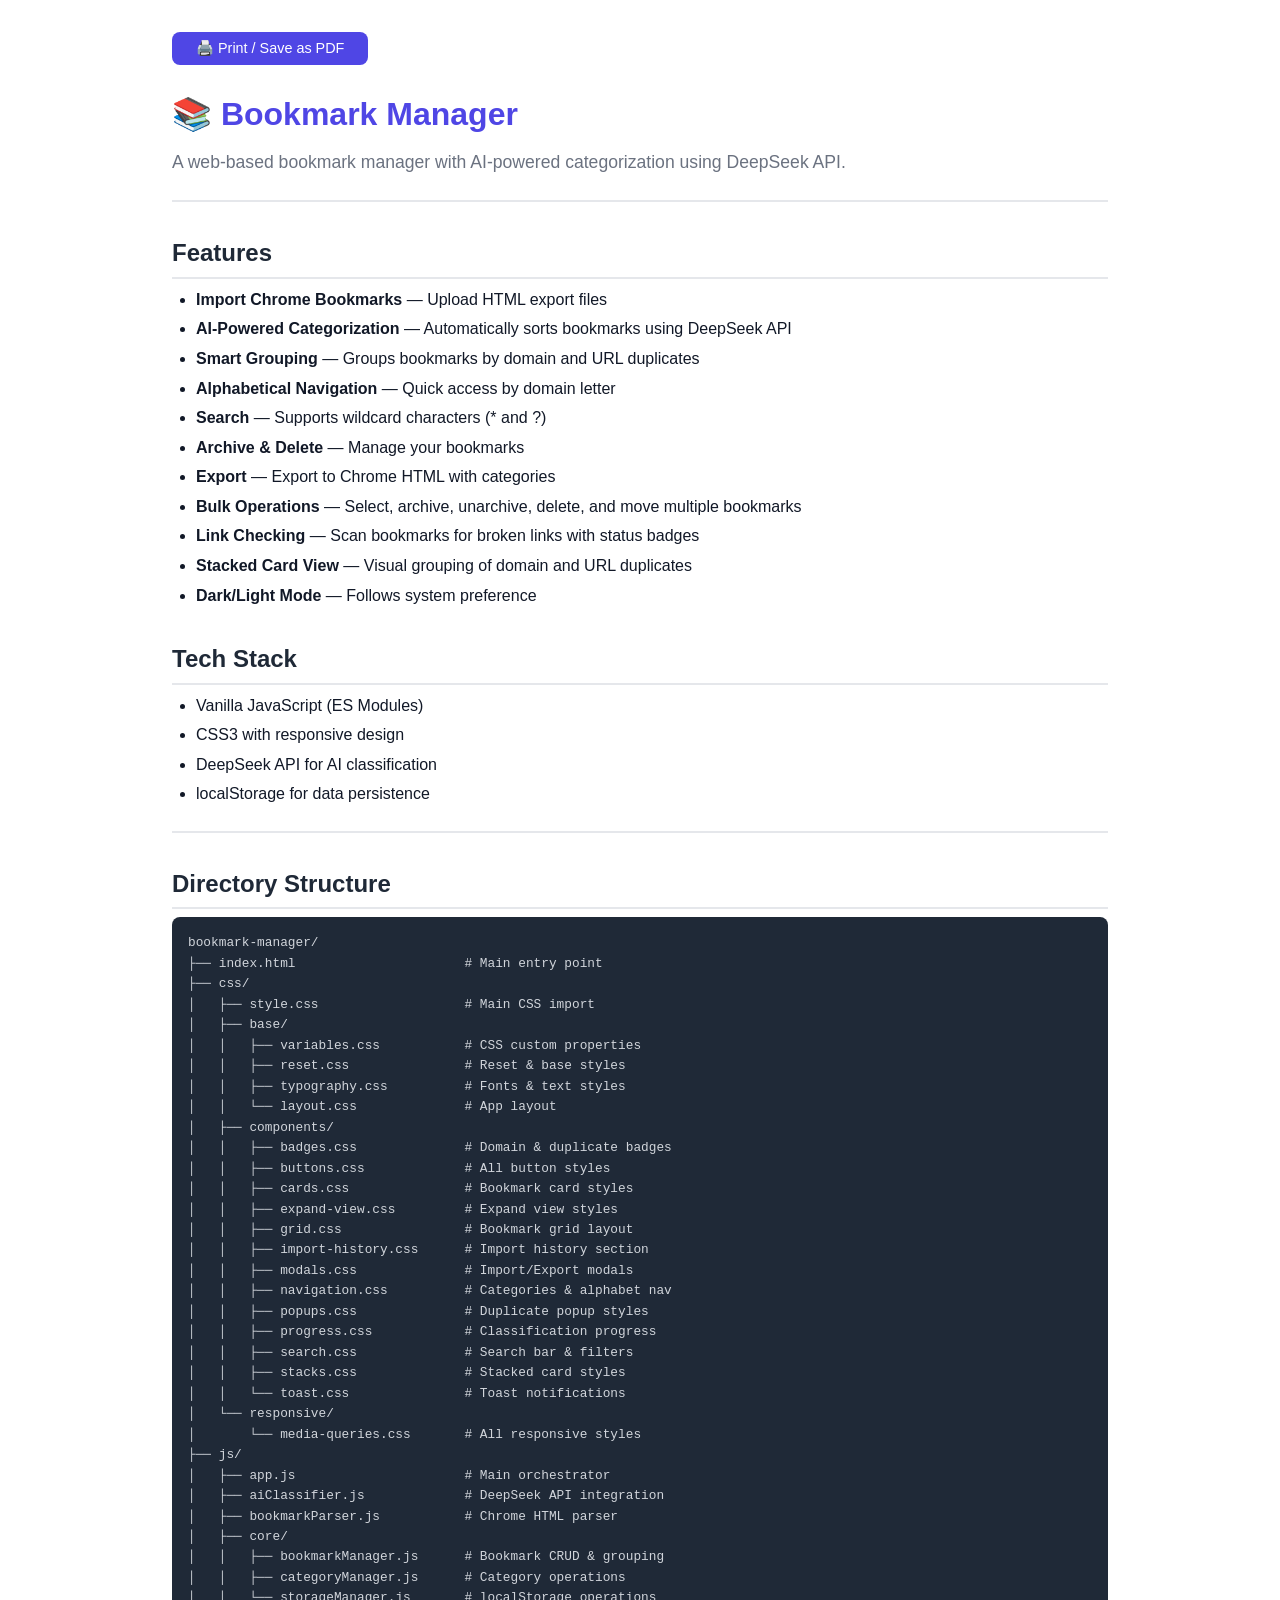
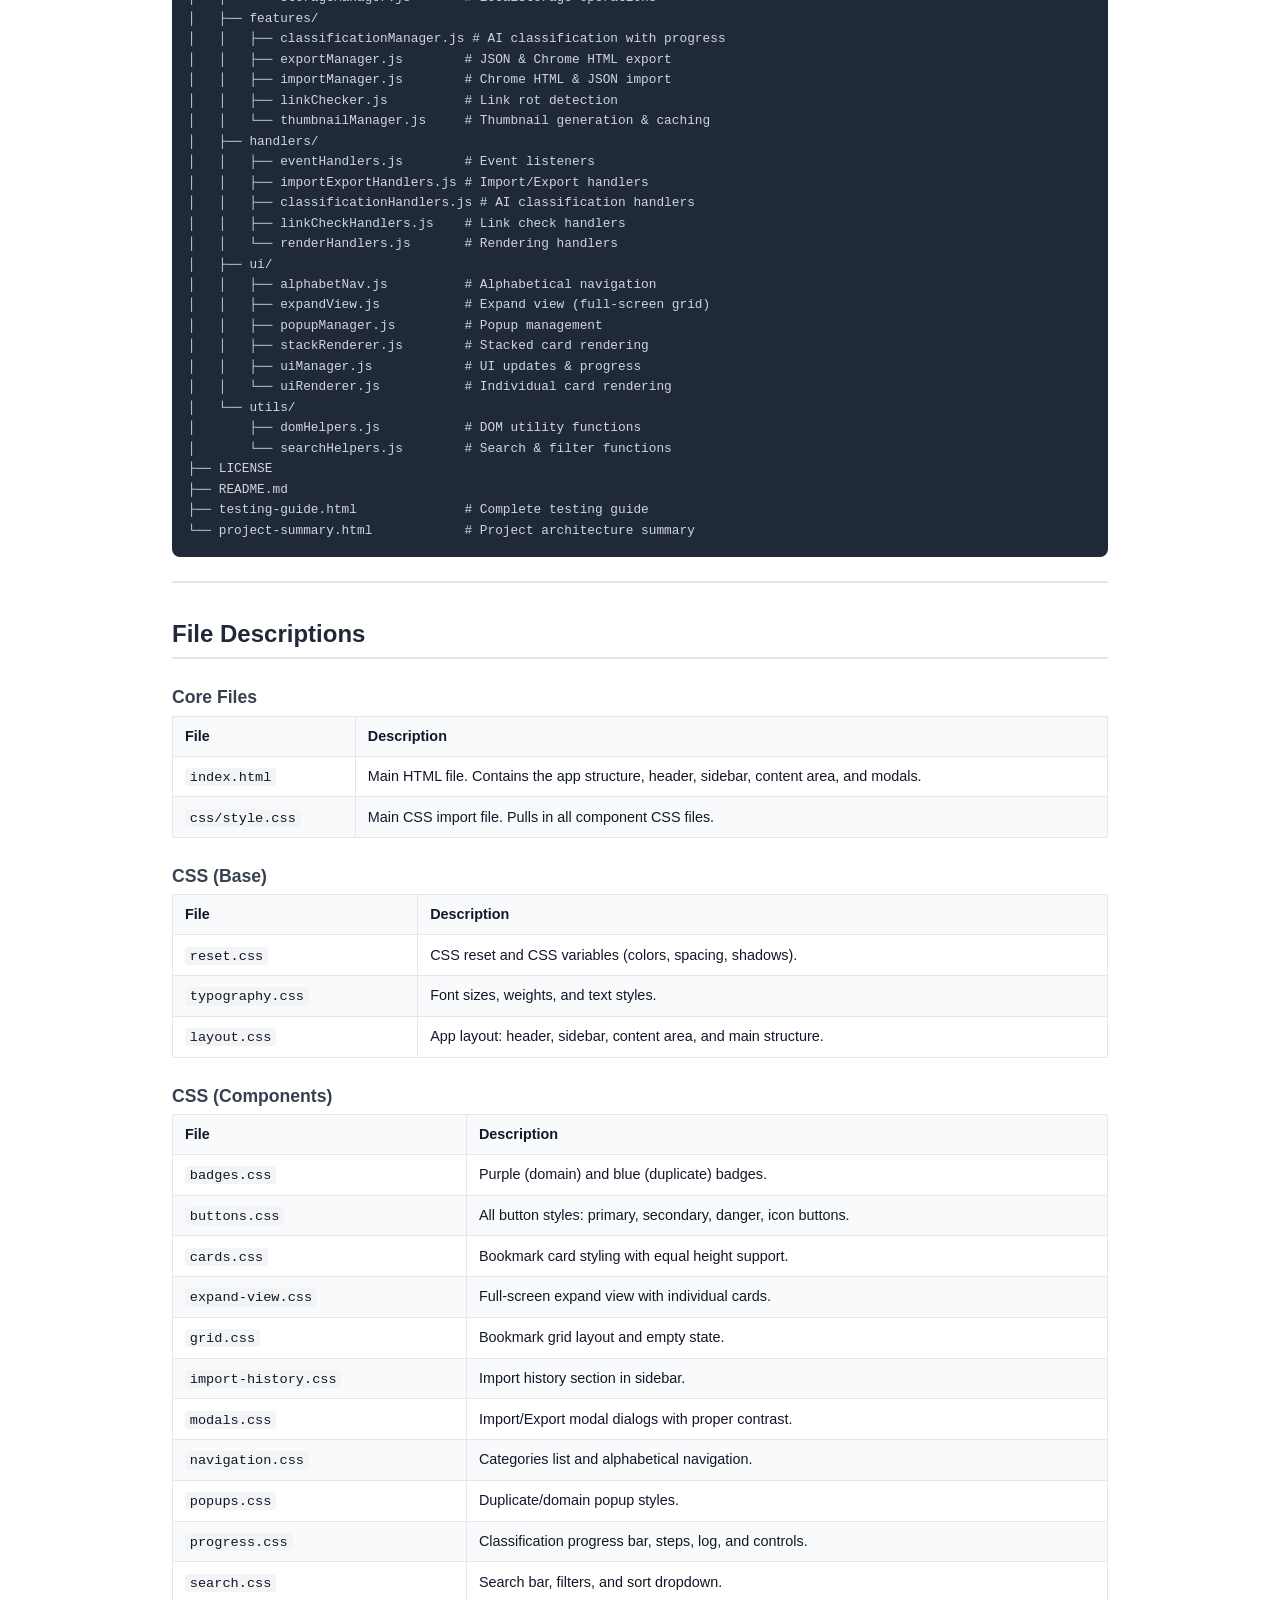
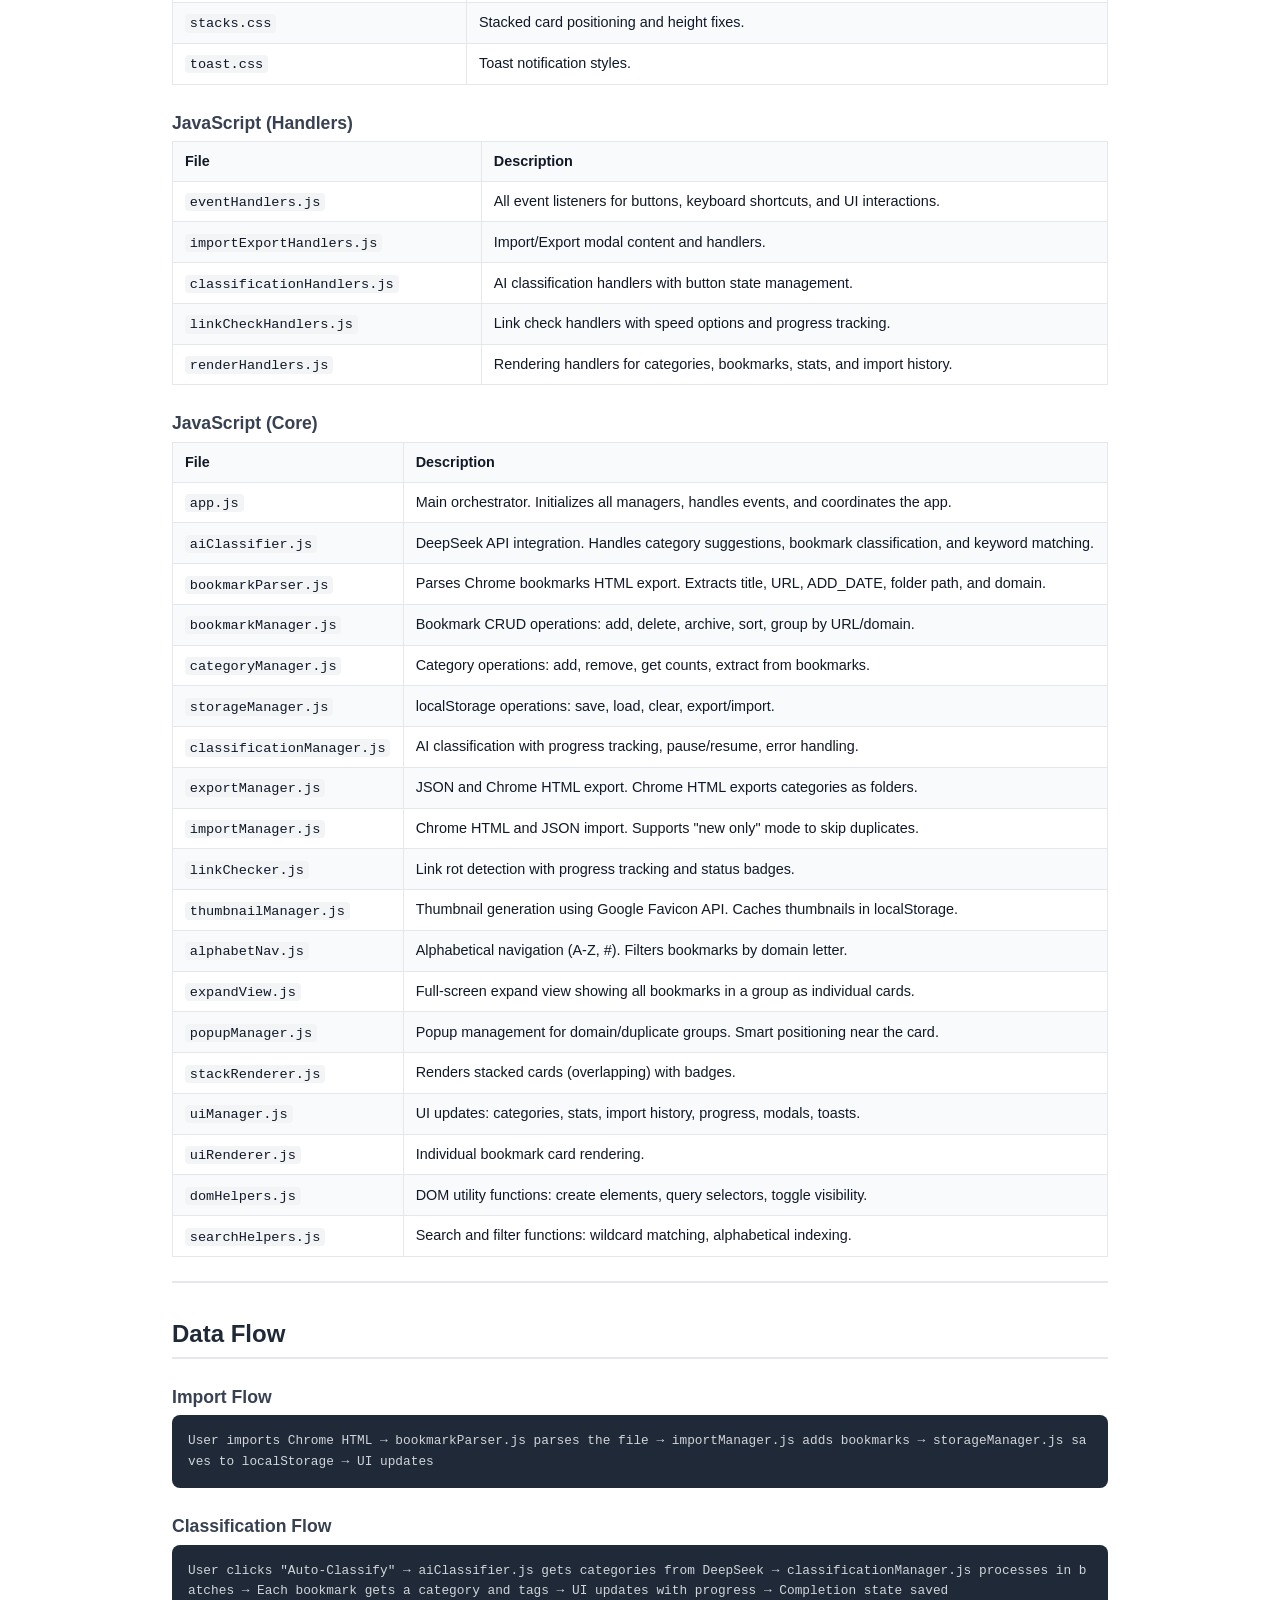
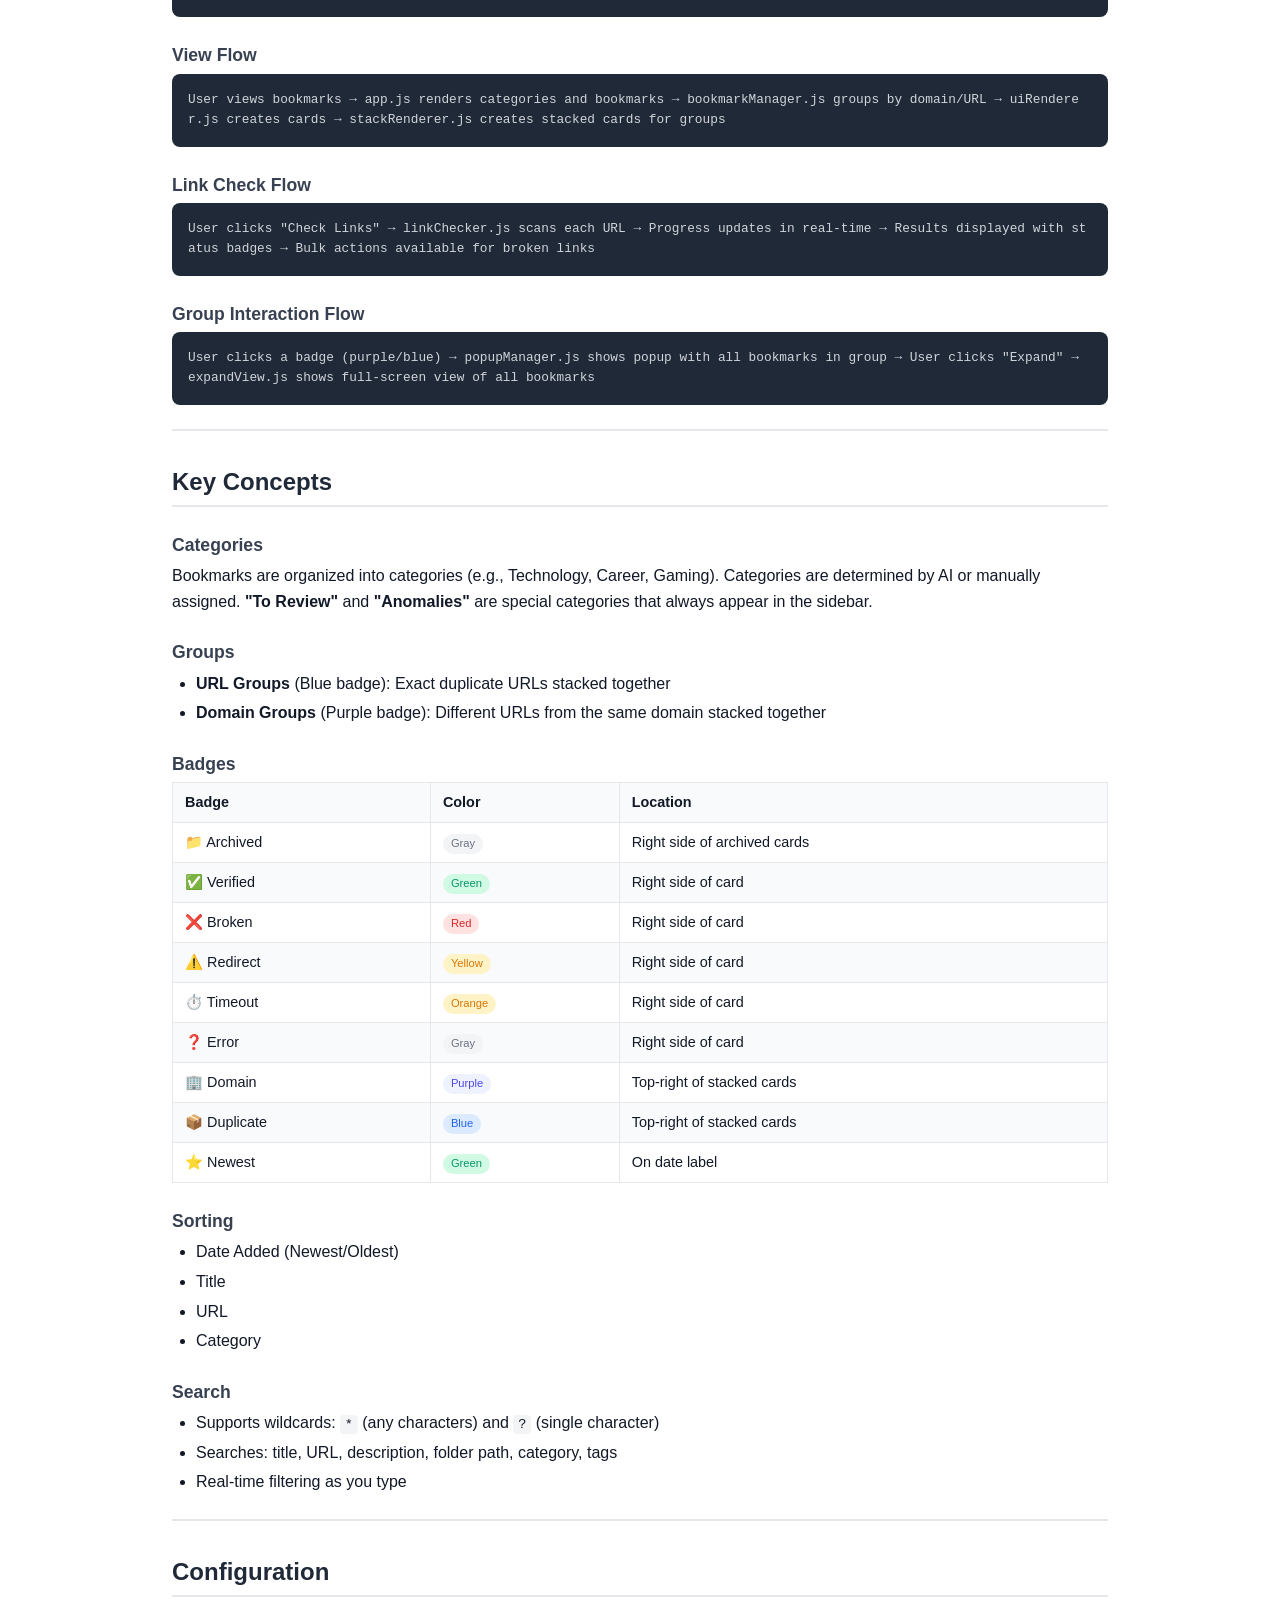
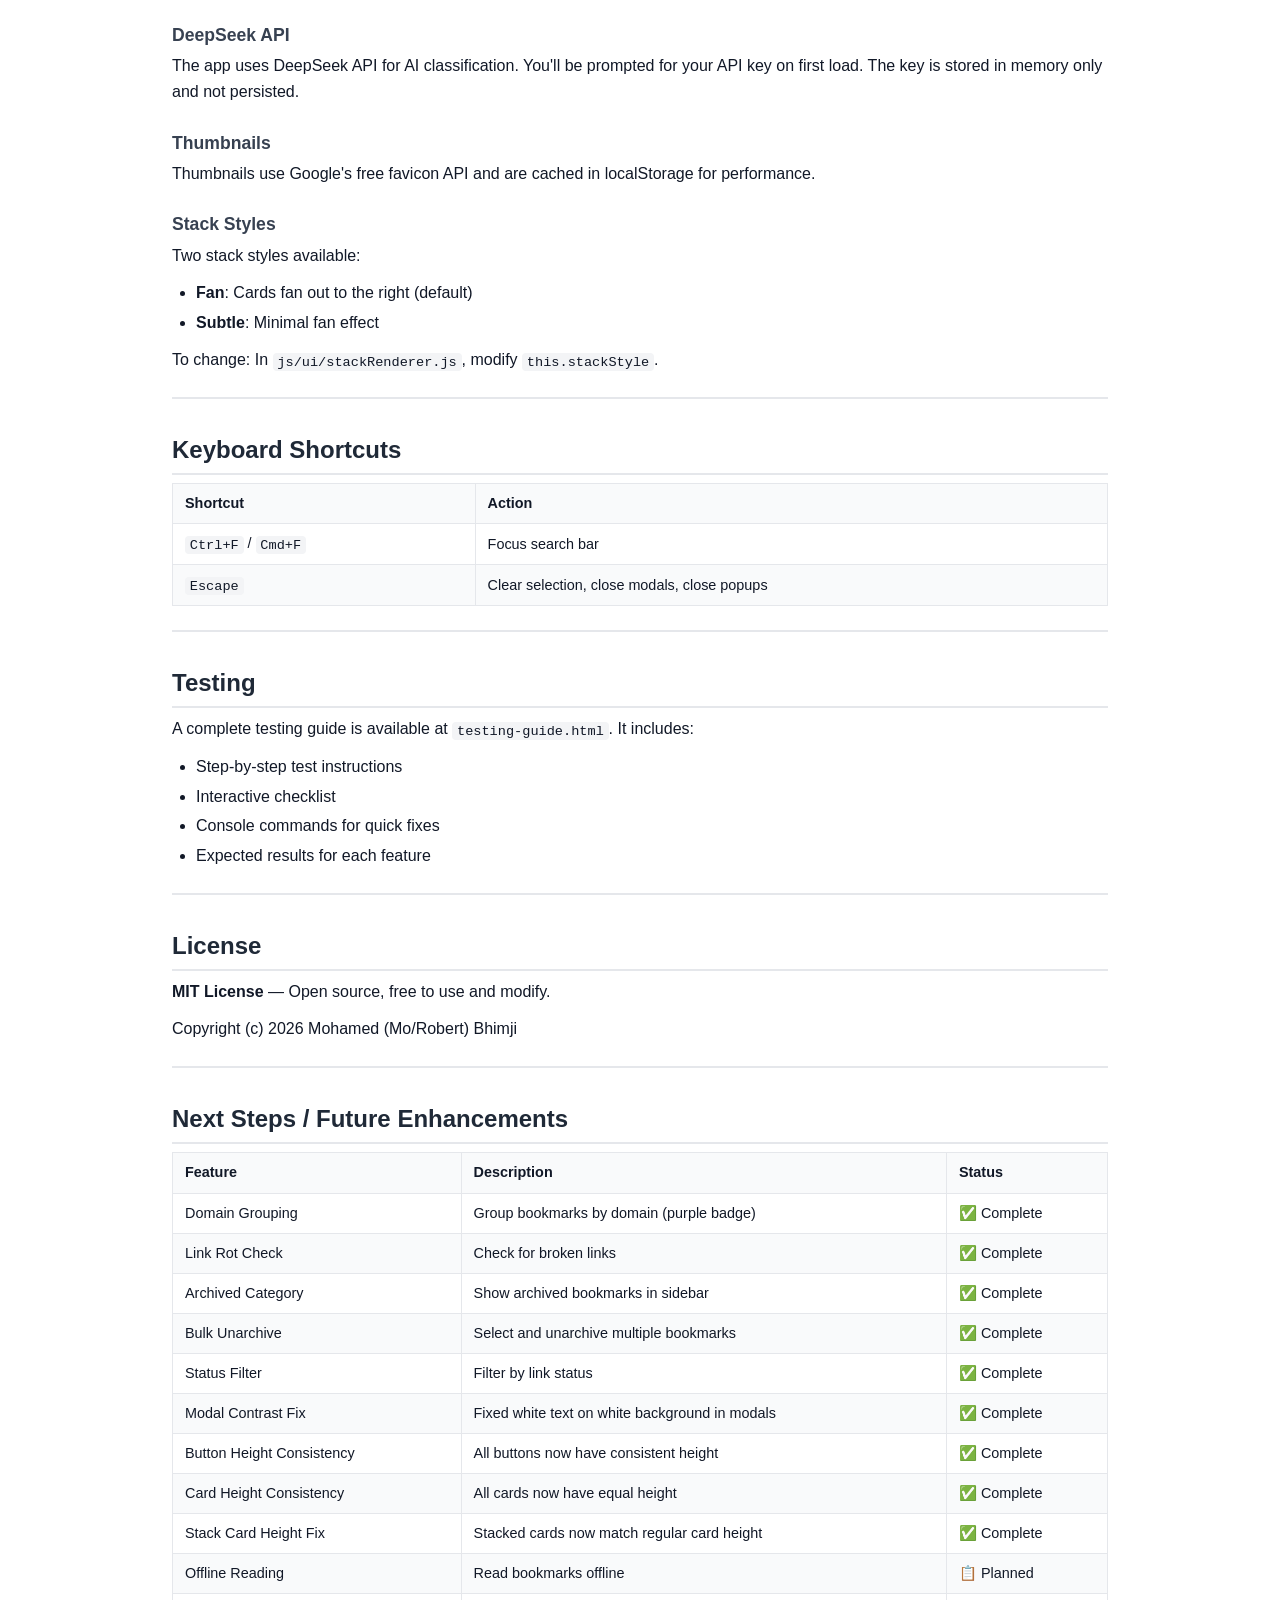
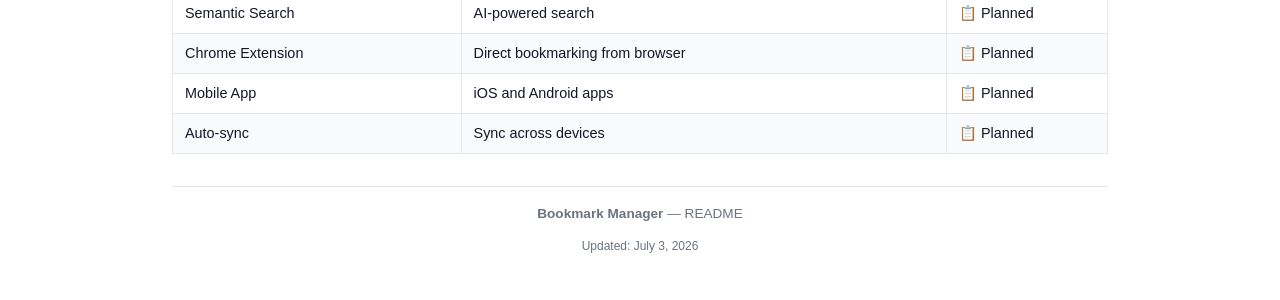
<file: readme.html>
<!DOCTYPE html>
<html lang="en">
<head>
    <meta charset="UTF-8">
    <meta name="viewport" content="width=device-width, initial-scale=1.0">
    <title>README - Bookmark Manager</title>
    <style>
        * {
            margin: 0;
            padding: 0;
            box-sizing: border-box;
        }
        body {
            font-family: -apple-system, BlinkMacSystemFont, 'Segoe UI', Roboto, Oxygen, Ubuntu, sans-serif;
            background: white;
            color: #111827;
            padding: 2rem;
            max-width: 1000px;
            margin: 0 auto;
            line-height: 1.6;
        }
        h1 {
            font-size: 2rem;
            margin-bottom: 0.5rem;
            color: #4F46E5;
        }
        h2 {
            font-size: 1.5rem;
            margin-top: 2rem;
            margin-bottom: 0.5rem;
            color: #1F2937;
            border-bottom: 2px solid #E5E7EB;
            padding-bottom: 0.25rem;
        }
        h3 {
            font-size: 1.1rem;
            margin-top: 1.5rem;
            margin-bottom: 0.25rem;
            color: #374151;
        }
        h4 {
            font-size: 1rem;
            margin-top: 1rem;
            margin-bottom: 0.25rem;
            color: #4B5563;
        }
        p {
            margin-bottom: 0.75rem;
        }
        ul,
        ol {
            padding-left: 1.5rem;
            margin-bottom: 0.75rem;
        }
        li {
            margin-bottom: 0.25rem;
        }
        code {
            background: #F3F4F6;
            padding: 0.1rem 0.3rem;
            border-radius: 4px;
            font-size: 0.85rem;
            font-family: 'Courier New', monospace;
        }
        pre {
            background: #1F2937;
            color: #D1D5DB;
            padding: 1rem;
            border-radius: 8px;
            overflow-x: auto;
            font-family: 'Courier New', monospace;
            font-size: 0.8rem;
            margin-bottom: 0.75rem;
            white-space: pre-wrap;
            word-break: break-all;
        }
        table {
            width: 100%;
            border-collapse: collapse;
            margin-bottom: 0.75rem;
            font-size: 0.9rem;
        }
        th,
        td {
            padding: 0.5rem 0.75rem;
            border: 1px solid #E5E7EB;
            text-align: left;
        }
        th {
            background: #F9FAFB;
            font-weight: 600;
        }
        tr:nth-child(even) {
            background: #F9FAFB;
        }
        .badge {
            display: inline-block;
            padding: 0.05rem 0.5rem;
            border-radius: 12px;
            font-size: 0.7rem;
            font-weight: 500;
        }
        .badge-green {
            background: #D1FAE5;
            color: #059669;
        }
        .badge-red {
            background: #FEE2E2;
            color: #DC2626;
        }
        .badge-yellow {
            background: #FEF3C7;
            color: #D97706;
        }
        .badge-gray {
            background: #F3F4F6;
            color: #6B7280;
        }
        .badge-purple {
            background: #EEF2FF;
            color: #4F46E5;
        }
        .badge-blue {
            background: #DBEAFE;
            color: #2563EB;
        }
        .footer {
            margin-top: 2rem;
            padding-top: 1rem;
            border-top: 1px solid #E5E7EB;
            text-align: center;
            color: #6B7280;
            font-size: 0.85rem;
        }
        hr {
            border: none;
            border-top: 2px solid #E5E7EB;
            margin: 1.5rem 0;
        }
        .subtitle {
            color: #6B7280;
            font-size: 1.1rem;
            margin-bottom: 1.5rem;
        }
        .print-btn {
            background: #4F46E5;
            color: white;
            border: none;
            padding: 0.5rem 1.5rem;
            border-radius: 8px;
            font-size: 0.9rem;
            font-weight: 500;
            cursor: pointer;
            transition: all 0.2s;
            margin-bottom: 1.5rem;
        }
        .print-btn:hover {
            background: #4338CA;
            transform: translateY(-1px);
            box-shadow: 0 4px 6px rgba(79, 70, 229, 0.2);
        }
        @media print {
            .print-btn {
                display: none;
            }
            body {
                padding: 0.5in;
            }
            pre {
                break-inside: avoid;
                background: #F3F4F6;
                color: #111827;
            }
            table {
                break-inside: avoid;
            }
        }
        @media (max-width: 768px) {
            body {
                padding: 1rem;
            }
            pre {
                font-size: 0.7rem;
            }
            table {
                font-size: 0.75rem;
            }
            th,
            td {
                padding: 0.3rem 0.4rem;
            }
        }
    </style>
</head>
<body>

    <button class="print-btn" onclick="window.print()">🖨️ Print / Save as PDF</button>

    <h1>📚 Bookmark Manager</h1>
    <p class="subtitle">A web-based bookmark manager with AI-powered categorization using DeepSeek API.</p>

    <hr>

    <h2>Features</h2>
    <ul>
        <li><strong>Import Chrome Bookmarks</strong> — Upload HTML export files</li>
        <li><strong>AI-Powered Categorization</strong> — Automatically sorts bookmarks using DeepSeek API</li>
        <li><strong>Smart Grouping</strong> — Groups bookmarks by domain and URL duplicates</li>
        <li><strong>Alphabetical Navigation</strong> — Quick access by domain letter</li>
        <li><strong>Search</strong> — Supports wildcard characters (* and ?)</li>
        <li><strong>Archive &amp; Delete</strong> — Manage your bookmarks</li>
        <li><strong>Export</strong> — Export to Chrome HTML with categories</li>
        <li><strong>Bulk Operations</strong> — Select, archive, unarchive, delete, and move multiple bookmarks</li>
        <li><strong>Link Checking</strong> — Scan bookmarks for broken links with status badges</li>
        <li><strong>Stacked Card View</strong> — Visual grouping of domain and URL duplicates</li>
        <li><strong>Dark/Light Mode</strong> — Follows system preference</li>
    </ul>

    <h2>Tech Stack</h2>
    <ul>
        <li>Vanilla JavaScript (ES Modules)</li>
        <li>CSS3 with responsive design</li>
        <li>DeepSeek API for AI classification</li>
        <li>localStorage for data persistence</li>
    </ul>

    <hr>

    <h2>Directory Structure</h2>
    <pre>
bookmark-manager/
├── index.html                      # Main entry point
├── css/
│   ├── style.css                   # Main CSS import
│   ├── base/
│   │   ├── variables.css           # CSS custom properties
│   │   ├── reset.css               # Reset & base styles
│   │   ├── typography.css          # Fonts & text styles
│   │   └── layout.css              # App layout
│   ├── components/
│   │   ├── badges.css              # Domain & duplicate badges
│   │   ├── buttons.css             # All button styles
│   │   ├── cards.css               # Bookmark card styles
│   │   ├── expand-view.css         # Expand view styles
│   │   ├── grid.css                # Bookmark grid layout
│   │   ├── import-history.css      # Import history section
│   │   ├── modals.css              # Import/Export modals
│   │   ├── navigation.css          # Categories & alphabet nav
│   │   ├── popups.css              # Duplicate popup styles
│   │   ├── progress.css            # Classification progress
│   │   ├── search.css              # Search bar & filters
│   │   ├── stacks.css              # Stacked card styles
│   │   └── toast.css               # Toast notifications
│   └── responsive/
│       └── media-queries.css       # All responsive styles
├── js/
│   ├── app.js                      # Main orchestrator
│   ├── aiClassifier.js             # DeepSeek API integration
│   ├── bookmarkParser.js           # Chrome HTML parser
│   ├── core/
│   │   ├── bookmarkManager.js      # Bookmark CRUD & grouping
│   │   ├── categoryManager.js      # Category operations
│   │   └── storageManager.js       # localStorage operations
│   ├── features/
│   │   ├── classificationManager.js # AI classification with progress
│   │   ├── exportManager.js        # JSON & Chrome HTML export
│   │   ├── importManager.js        # Chrome HTML & JSON import
│   │   ├── linkChecker.js          # Link rot detection
│   │   └── thumbnailManager.js     # Thumbnail generation & caching
│   ├── handlers/
│   │   ├── eventHandlers.js        # Event listeners
│   │   ├── importExportHandlers.js # Import/Export handlers
│   │   ├── classificationHandlers.js # AI classification handlers
│   │   ├── linkCheckHandlers.js    # Link check handlers
│   │   └── renderHandlers.js       # Rendering handlers
│   ├── ui/
│   │   ├── alphabetNav.js          # Alphabetical navigation
│   │   ├── expandView.js           # Expand view (full-screen grid)
│   │   ├── popupManager.js         # Popup management
│   │   ├── stackRenderer.js        # Stacked card rendering
│   │   ├── uiManager.js            # UI updates & progress
│   │   └── uiRenderer.js           # Individual card rendering
│   └── utils/
│       ├── domHelpers.js           # DOM utility functions
│       └── searchHelpers.js        # Search & filter functions
├── LICENSE
├── README.md
├── testing-guide.html              # Complete testing guide
└── project-summary.html            # Project architecture summary
</pre>

    <hr>

    <h2>File Descriptions</h2>

    <h3>Core Files</h3>
    <table>
        <thead>
            <tr><th>File</th><th>Description</th></tr>
        </thead>
        <tbody>
            <tr><td><code>index.html</code></td><td>Main HTML file. Contains the app structure, header, sidebar, content area, and modals.</td></tr>
            <tr><td><code>css/style.css</code></td><td>Main CSS import file. Pulls in all component CSS files.</td></tr>
        </tbody>
    </table>

    <h3>CSS (Base)</h3>
    <table>
        <thead>
            <tr><th>File</th><th>Description</th></tr>
        </thead>
        <tbody>
            <tr><td><code>reset.css</code></td><td>CSS reset and CSS variables (colors, spacing, shadows).</td></tr>
            <tr><td><code>typography.css</code></td><td>Font sizes, weights, and text styles.</td></tr>
            <tr><td><code>layout.css</code></td><td>App layout: header, sidebar, content area, and main structure.</td></tr>
        </tbody>
    </table>

    <h3>CSS (Components)</h3>
    <table>
        <thead>
            <tr><th>File</th><th>Description</th></tr>
        </thead>
        <tbody>
            <tr><td><code>badges.css</code></td><td>Purple (domain) and blue (duplicate) badges.</td></tr>
            <tr><td><code>buttons.css</code></td><td>All button styles: primary, secondary, danger, icon buttons.</td></tr>
            <tr><td><code>cards.css</code></td><td>Bookmark card styling with equal height support.</td></tr>
            <tr><td><code>expand-view.css</code></td><td>Full-screen expand view with individual cards.</td></tr>
            <tr><td><code>grid.css</code></td><td>Bookmark grid layout and empty state.</td></tr>
            <tr><td><code>import-history.css</code></td><td>Import history section in sidebar.</td></tr>
            <tr><td><code>modals.css</code></td><td>Import/Export modal dialogs with proper contrast.</td></tr>
            <tr><td><code>navigation.css</code></td><td>Categories list and alphabetical navigation.</td></tr>
            <tr><td><code>popups.css</code></td><td>Duplicate/domain popup styles.</td></tr>
            <tr><td><code>progress.css</code></td><td>Classification progress bar, steps, log, and controls.</td></tr>
            <tr><td><code>search.css</code></td><td>Search bar, filters, and sort dropdown.</td></tr>
            <tr><td><code>stacks.css</code></td><td>Stacked card positioning and height fixes.</td></tr>
            <tr><td><code>toast.css</code></td><td>Toast notification styles.</td></tr>
        </tbody>
    </table>

    <h3>JavaScript (Handlers)</h3>
    <table>
        <thead>
            <tr><th>File</th><th>Description</th></tr>
        </thead>
        <tbody>
            <tr><td><code>eventHandlers.js</code></td><td>All event listeners for buttons, keyboard shortcuts, and UI interactions.</td></tr>
            <tr><td><code>importExportHandlers.js</code></td><td>Import/Export modal content and handlers.</td></tr>
            <tr><td><code>classificationHandlers.js</code></td><td>AI classification handlers with button state management.</td></tr>
            <tr><td><code>linkCheckHandlers.js</code></td><td>Link check handlers with speed options and progress tracking.</td></tr>
            <tr><td><code>renderHandlers.js</code></td><td>Rendering handlers for categories, bookmarks, stats, and import history.</td></tr>
        </tbody>
    </table>

    <h3>JavaScript (Core)</h3>
    <table>
        <thead>
            <tr><th>File</th><th>Description</th></tr>
        </thead>
        <tbody>
            <tr><td><code>app.js</code></td><td>Main orchestrator. Initializes all managers, handles events, and coordinates the app.</td></tr>
            <tr><td><code>aiClassifier.js</code></td><td>DeepSeek API integration. Handles category suggestions, bookmark classification, and keyword matching.</td></tr>
            <tr><td><code>bookmarkParser.js</code></td><td>Parses Chrome bookmarks HTML export. Extracts title, URL, ADD_DATE, folder path, and domain.</td></tr>
            <tr><td><code>bookmarkManager.js</code></td><td>Bookmark CRUD operations: add, delete, archive, sort, group by URL/domain.</td></tr>
            <tr><td><code>categoryManager.js</code></td><td>Category operations: add, remove, get counts, extract from bookmarks.</td></tr>
            <tr><td><code>storageManager.js</code></td><td>localStorage operations: save, load, clear, export/import.</td></tr>
            <tr><td><code>classificationManager.js</code></td><td>AI classification with progress tracking, pause/resume, error handling.</td></tr>
            <tr><td><code>exportManager.js</code></td><td>JSON and Chrome HTML export. Chrome HTML exports categories as folders.</td></tr>
            <tr><td><code>importManager.js</code></td><td>Chrome HTML and JSON import. Supports "new only" mode to skip duplicates.</td></tr>
            <tr><td><code>linkChecker.js</code></td><td>Link rot detection with progress tracking and status badges.</td></tr>
            <tr><td><code>thumbnailManager.js</code></td><td>Thumbnail generation using Google Favicon API. Caches thumbnails in localStorage.</td></tr>
            <tr><td><code>alphabetNav.js</code></td><td>Alphabetical navigation (A-Z, #). Filters bookmarks by domain letter.</td></tr>
            <tr><td><code>expandView.js</code></td><td>Full-screen expand view showing all bookmarks in a group as individual cards.</td></tr>
            <tr><td><code>popupManager.js</code></td><td>Popup management for domain/duplicate groups. Smart positioning near the card.</td></tr>
            <tr><td><code>stackRenderer.js</code></td><td>Renders stacked cards (overlapping) with badges.</td></tr>
            <tr><td><code>uiManager.js</code></td><td>UI updates: categories, stats, import history, progress, modals, toasts.</td></tr>
            <tr><td><code>uiRenderer.js</code></td><td>Individual bookmark card rendering.</td></tr>
            <tr><td><code>domHelpers.js</code></td><td>DOM utility functions: create elements, query selectors, toggle visibility.</td></tr>
            <tr><td><code>searchHelpers.js</code></td><td>Search and filter functions: wildcard matching, alphabetical indexing.</td></tr>
        </tbody>
    </table>

    <hr>

    <h2>Data Flow</h2>

    <h3>Import Flow</h3>
    <pre>
User imports Chrome HTML → bookmarkParser.js parses the file → importManager.js adds bookmarks → storageManager.js saves to localStorage → UI updates
</pre>

    <h3>Classification Flow</h3>
    <pre>
User clicks "Auto-Classify" → aiClassifier.js gets categories from DeepSeek → classificationManager.js processes in batches → Each bookmark gets a category and tags → UI updates with progress → Completion state saved
</pre>

    <h3>View Flow</h3>
    <pre>
User views bookmarks → app.js renders categories and bookmarks → bookmarkManager.js groups by domain/URL → uiRenderer.js creates cards → stackRenderer.js creates stacked cards for groups
</pre>

    <h3>Link Check Flow</h3>
    <pre>
User clicks "Check Links" → linkChecker.js scans each URL → Progress updates in real-time → Results displayed with status badges → Bulk actions available for broken links
</pre>

    <h3>Group Interaction Flow</h3>
    <pre>
User clicks a badge (purple/blue) → popupManager.js shows popup with all bookmarks in group → User clicks "Expand" → expandView.js shows full-screen view of all bookmarks
</pre>

    <hr>

    <h2>Key Concepts</h2>

    <h3>Categories</h3>
    <p>Bookmarks are organized into categories (e.g., Technology, Career, Gaming). Categories are determined by AI or manually assigned. <strong>"To Review"</strong> and <strong>"Anomalies"</strong> are special categories that always appear in the sidebar.</p>

    <h3>Groups</h3>
    <ul>
        <li><strong>URL Groups</strong> (Blue badge): Exact duplicate URLs stacked together</li>
        <li><strong>Domain Groups</strong> (Purple badge): Different URLs from the same domain stacked together</li>
    </ul>

    <h3>Badges</h3>
    <table>
        <thead>
            <tr><th>Badge</th><th>Color</th><th>Location</th></tr>
        </thead>
        <tbody>
            <tr><td>📁 Archived</td><td><span class="badge badge-gray">Gray</span></td><td>Right side of archived cards</td></tr>
            <tr><td>✅ Verified</td><td><span class="badge badge-green">Green</span></td><td>Right side of card</td></tr>
            <tr><td>❌ Broken</td><td><span class="badge badge-red">Red</span></td><td>Right side of card</td></tr>
            <tr><td>⚠️ Redirect</td><td><span class="badge badge-yellow">Yellow</span></td><td>Right side of card</td></tr>
            <tr><td>⏱️ Timeout</td><td><span class="badge badge-yellow">Orange</span></td><td>Right side of card</td></tr>
            <tr><td>❓ Error</td><td><span class="badge badge-gray">Gray</span></td><td>Right side of card</td></tr>
            <tr><td>🏢 Domain</td><td><span class="badge badge-purple">Purple</span></td><td>Top-right of stacked cards</td></tr>
            <tr><td>📦 Duplicate</td><td><span class="badge badge-blue">Blue</span></td><td>Top-right of stacked cards</td></tr>
            <tr><td>⭐ Newest</td><td><span class="badge badge-green">Green</span></td><td>On date label</td></tr>
        </tbody>
    </table>

    <h3>Sorting</h3>
    <ul>
        <li>Date Added (Newest/Oldest)</li>
        <li>Title</li>
        <li>URL</li>
        <li>Category</li>
    </ul>

    <h3>Search</h3>
    <ul>
        <li>Supports wildcards: <code>*</code> (any characters) and <code>?</code> (single character)</li>
        <li>Searches: title, URL, description, folder path, category, tags</li>
        <li>Real-time filtering as you type</li>
    </ul>

    <hr>

    <h2>Configuration</h2>

    <h3>DeepSeek API</h3>
    <p>The app uses DeepSeek API for AI classification. You'll be prompted for your API key on first load. The key is stored in memory only and not persisted.</p>

    <h3>Thumbnails</h3>
    <p>Thumbnails use Google's free favicon API and are cached in localStorage for performance.</p>

    <h3>Stack Styles</h3>
    <p>Two stack styles available:</p>
    <ul>
        <li><strong>Fan</strong>: Cards fan out to the right (default)</li>
        <li><strong>Subtle</strong>: Minimal fan effect</li>
    </ul>
    <p>To change: In <code>js/ui/stackRenderer.js</code>, modify <code>this.stackStyle</code>.</p>

    <hr>

    <h2>Keyboard Shortcuts</h2>
    <table>
        <thead>
            <tr><th>Shortcut</th><th>Action</th></tr>
        </thead>
        <tbody>
            <tr><td><code>Ctrl+F</code> / <code>Cmd+F</code></td><td>Focus search bar</td></tr>
            <tr><td><code>Escape</code></td><td>Clear selection, close modals, close popups</td></tr>
        </tbody>
    </table>

    <hr>

    <h2>Testing</h2>
    <p>A complete testing guide is available at <code>testing-guide.html</code>. It includes:</p>
    <ul>
        <li>Step-by-step test instructions</li>
        <li>Interactive checklist</li>
        <li>Console commands for quick fixes</li>
        <li>Expected results for each feature</li>
    </ul>

    <hr>

    <h2>License</h2>
    <p><strong>MIT License</strong> — Open source, free to use and modify.</p>
    <p>Copyright (c) 2026 Mohamed (Mo/Robert) Bhimji</p>

    <hr>

    <h2>Next Steps / Future Enhancements</h2>
    <table>
        <thead>
            <tr><th>Feature</th><th>Description</th><th>Status</th></tr>
        </thead>
        <tbody>
            <tr><td>Domain Grouping</td><td>Group bookmarks by domain (purple badge)</td><td>✅ Complete</td></tr>
            <tr><td>Link Rot Check</td><td>Check for broken links</td><td>✅ Complete</td></tr>
            <tr><td>Archived Category</td><td>Show archived bookmarks in sidebar</td><td>✅ Complete</td></tr>
            <tr><td>Bulk Unarchive</td><td>Select and unarchive multiple bookmarks</td><td>✅ Complete</td></tr>
            <tr><td>Status Filter</td><td>Filter by link status</td><td>✅ Complete</td></tr>
            <tr><td>Modal Contrast Fix</td><td>Fixed white text on white background in modals</td><td>✅ Complete</td></tr>
            <tr><td>Button Height Consistency</td><td>All buttons now have consistent height</td><td>✅ Complete</td></tr>
            <tr><td>Card Height Consistency</td><td>All cards now have equal height</td><td>✅ Complete</td></tr>
            <tr><td>Stack Card Height Fix</td><td>Stacked cards now match regular card height</td><td>✅ Complete</td></tr>
            <tr><td>Offline Reading</td><td>Read bookmarks offline</td><td>📋 Planned</td></tr>
            <tr><td>Semantic Search</td><td>AI-powered search</td><td>📋 Planned</td></tr>
            <tr><td>Chrome Extension</td><td>Direct bookmarking from browser</td><td>📋 Planned</td></tr>
            <tr><td>Mobile App</td><td>iOS and Android apps</td><td>📋 Planned</td></tr>
            <tr><td>Auto-sync</td><td>Sync across devices</td><td>📋 Planned</td></tr>
        </tbody>
    </table>

    <div class="footer">
        <p><strong>Bookmark Manager</strong> — README</p>
        <p style="font-size: 0.75rem;">Updated: July 3, 2026</p>
    </div>

</body>
</html>
</file>
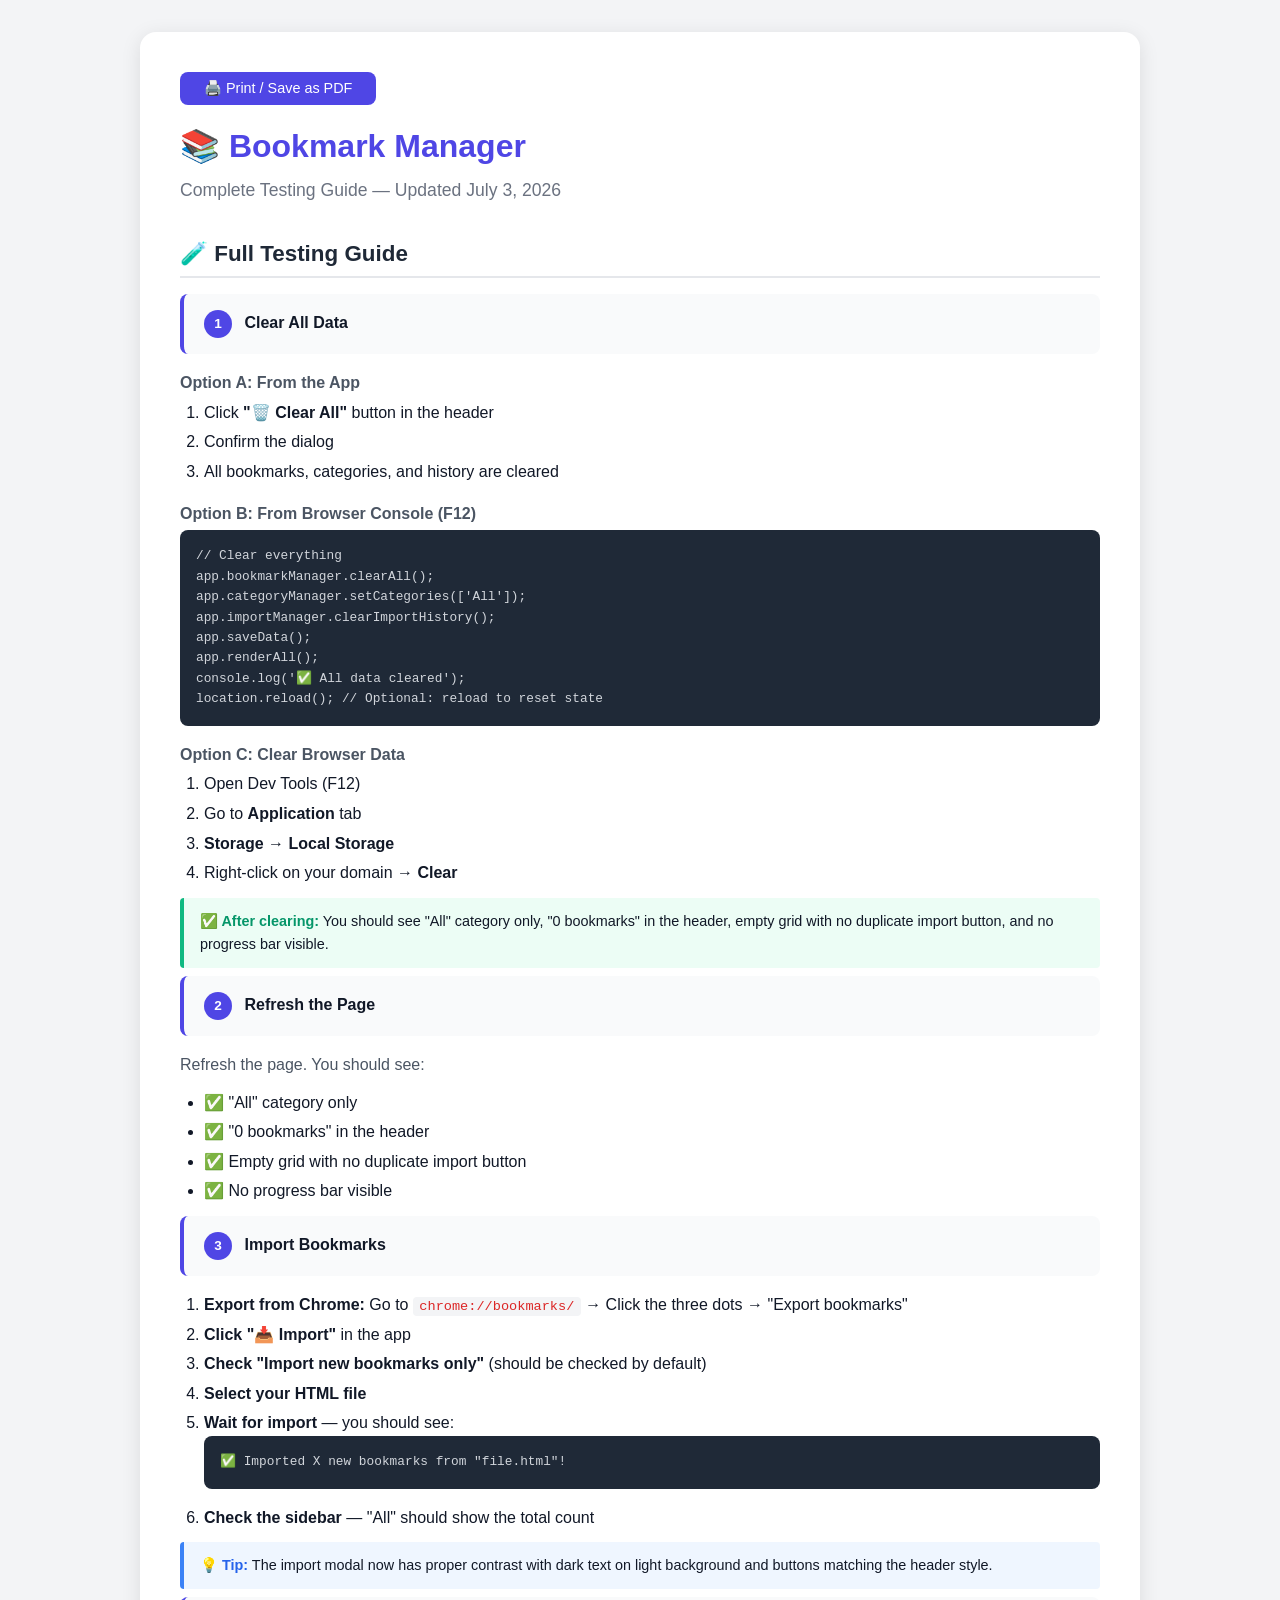
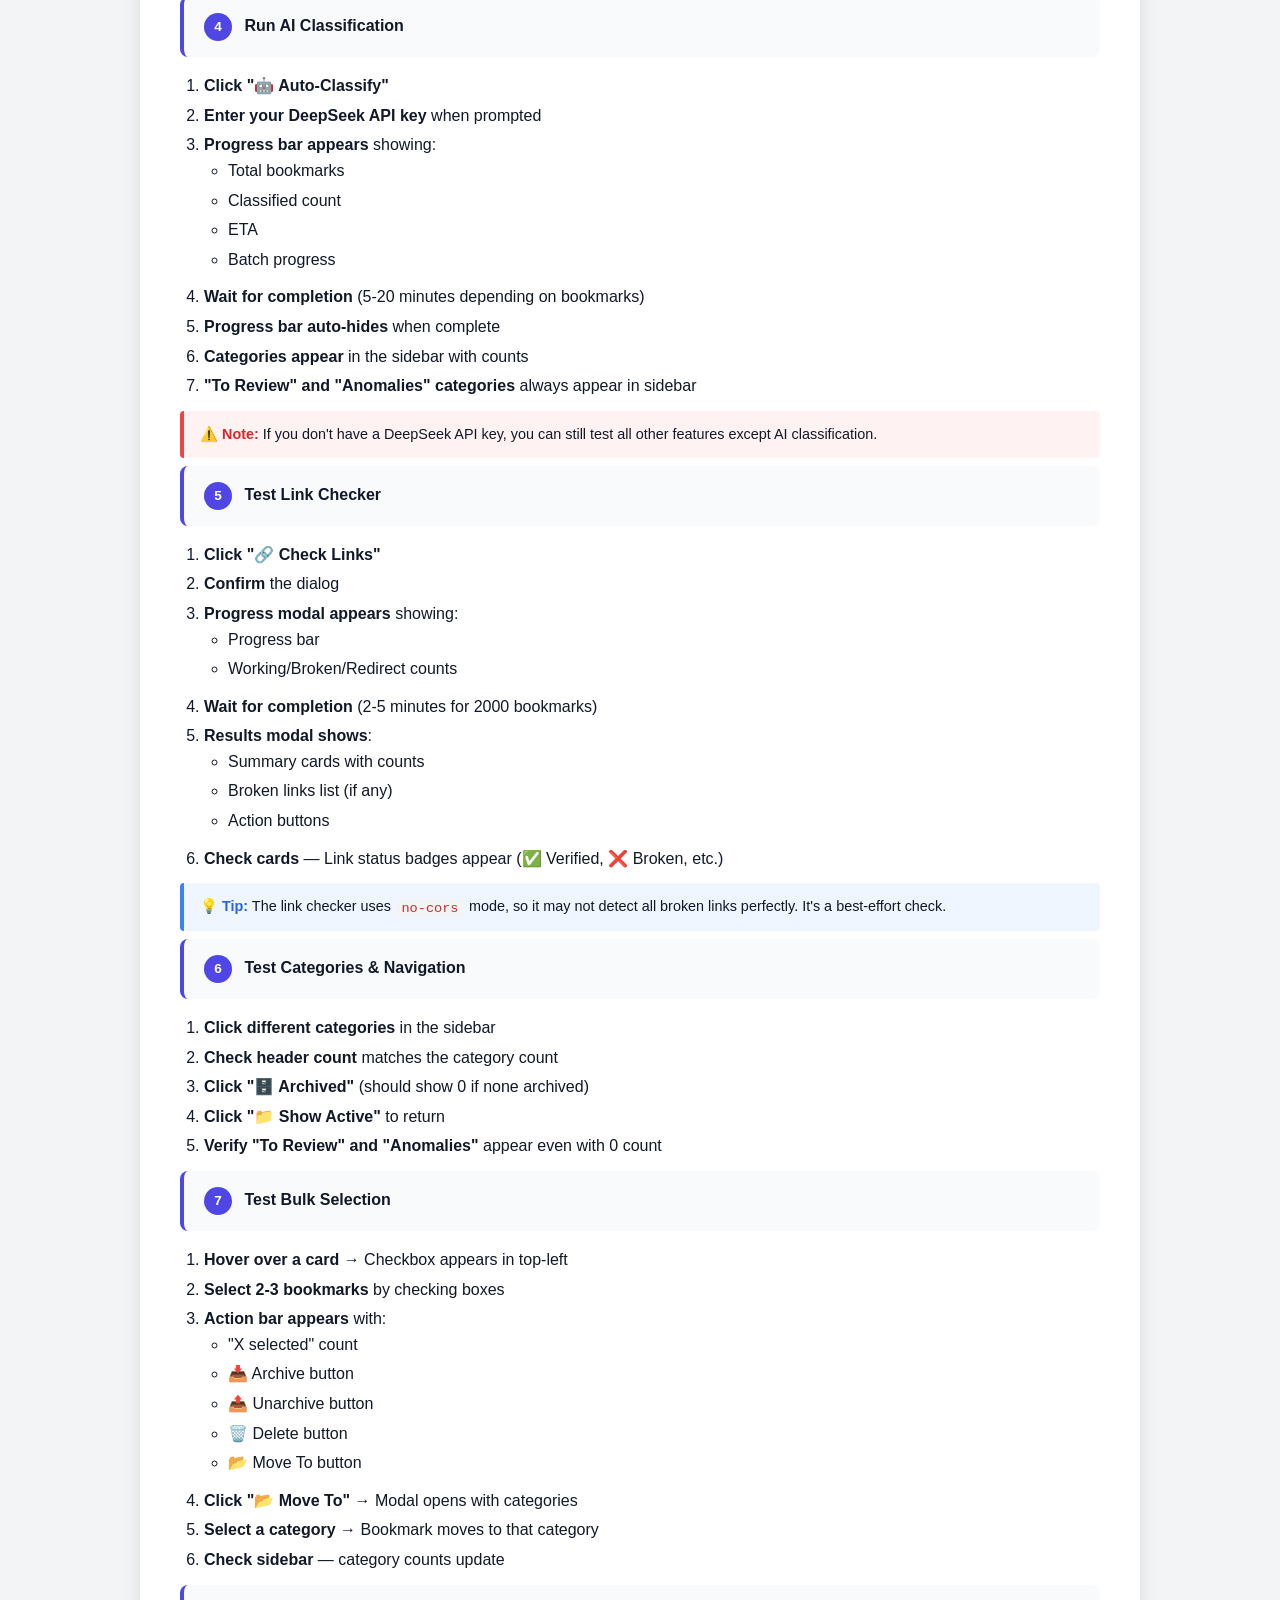
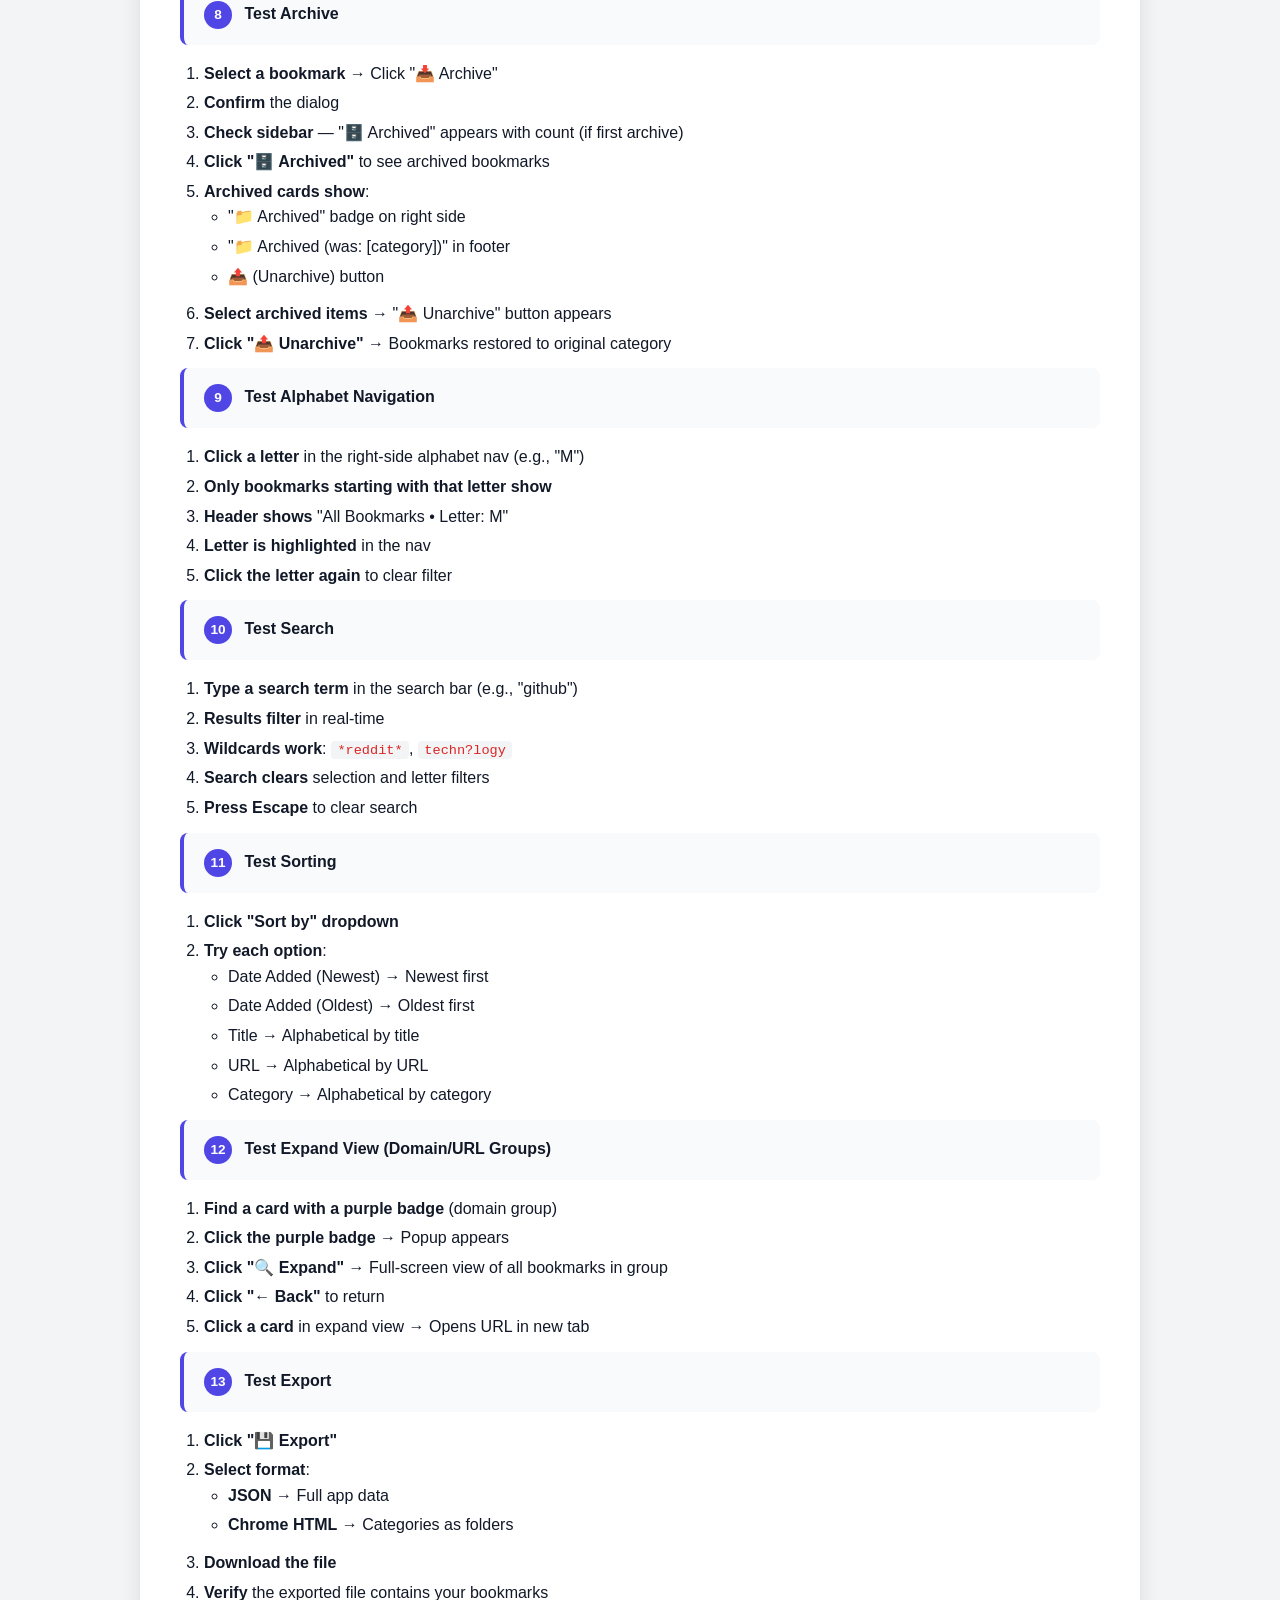
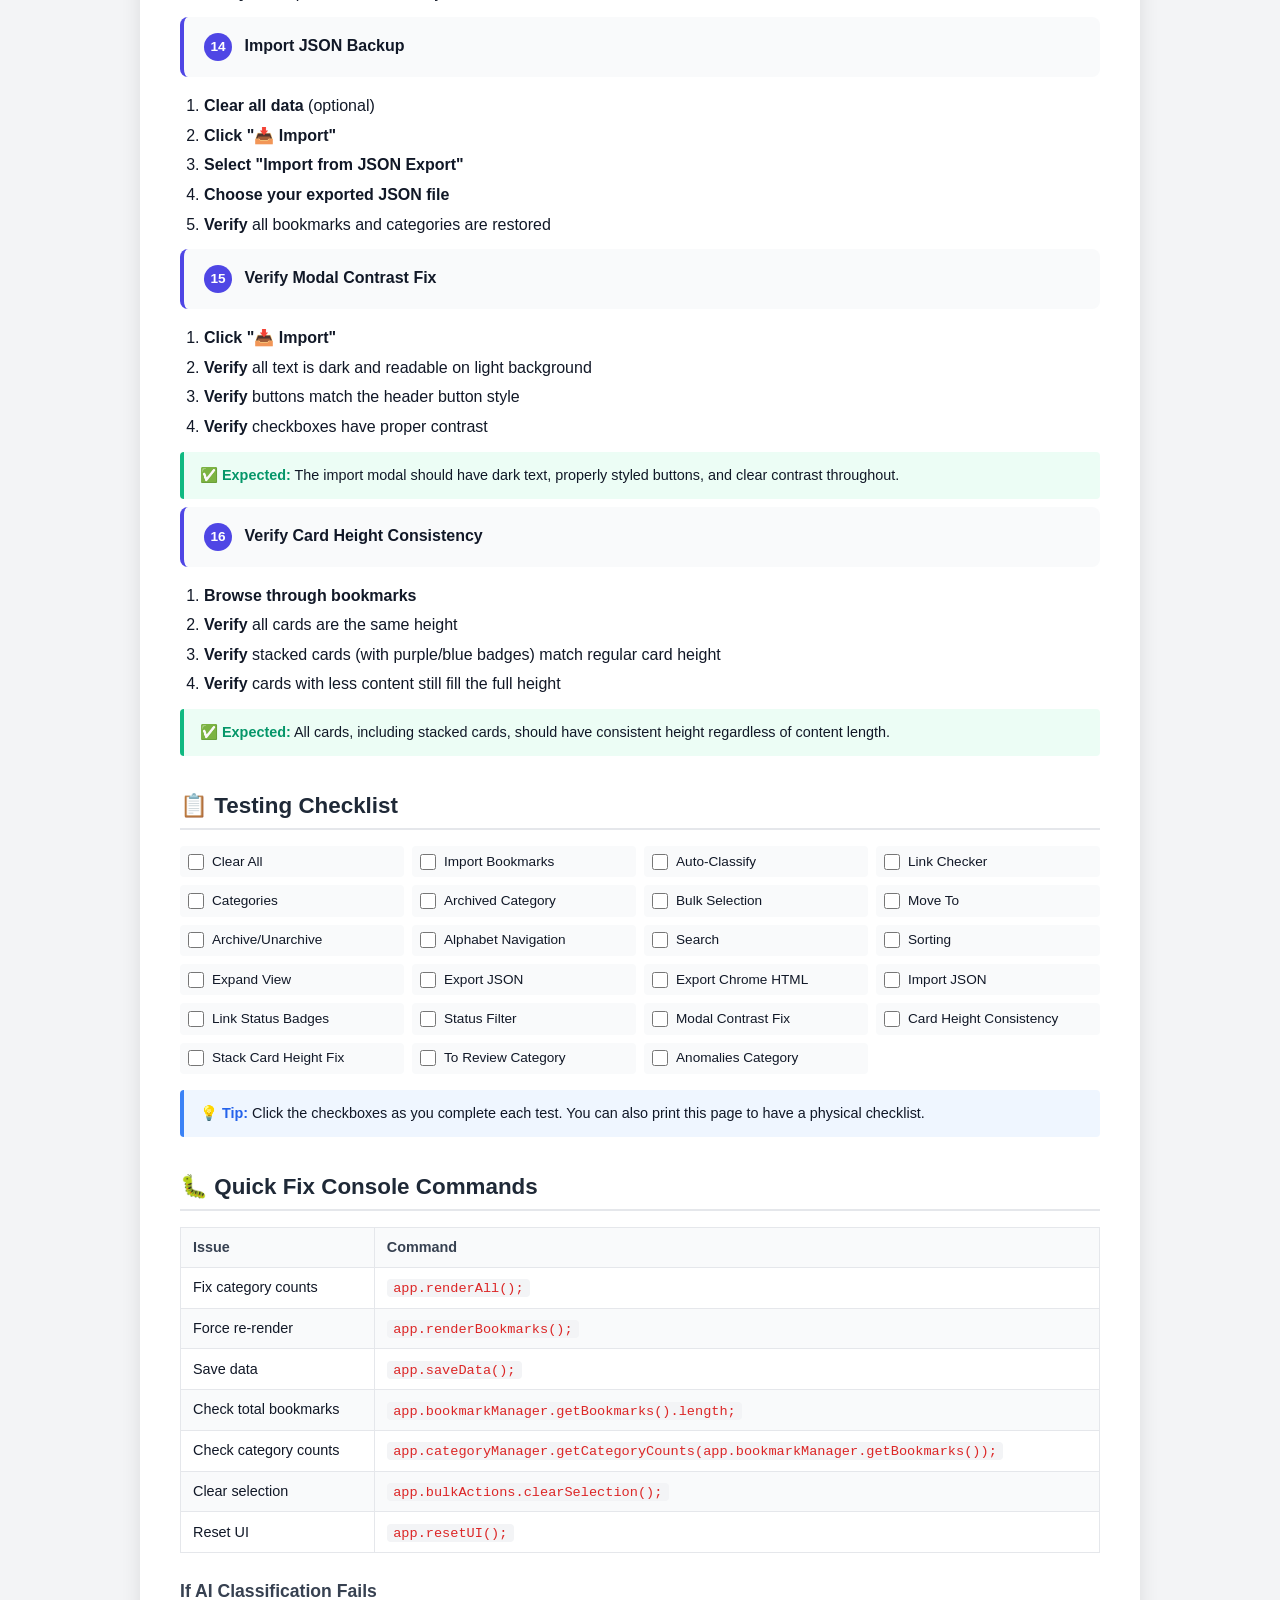
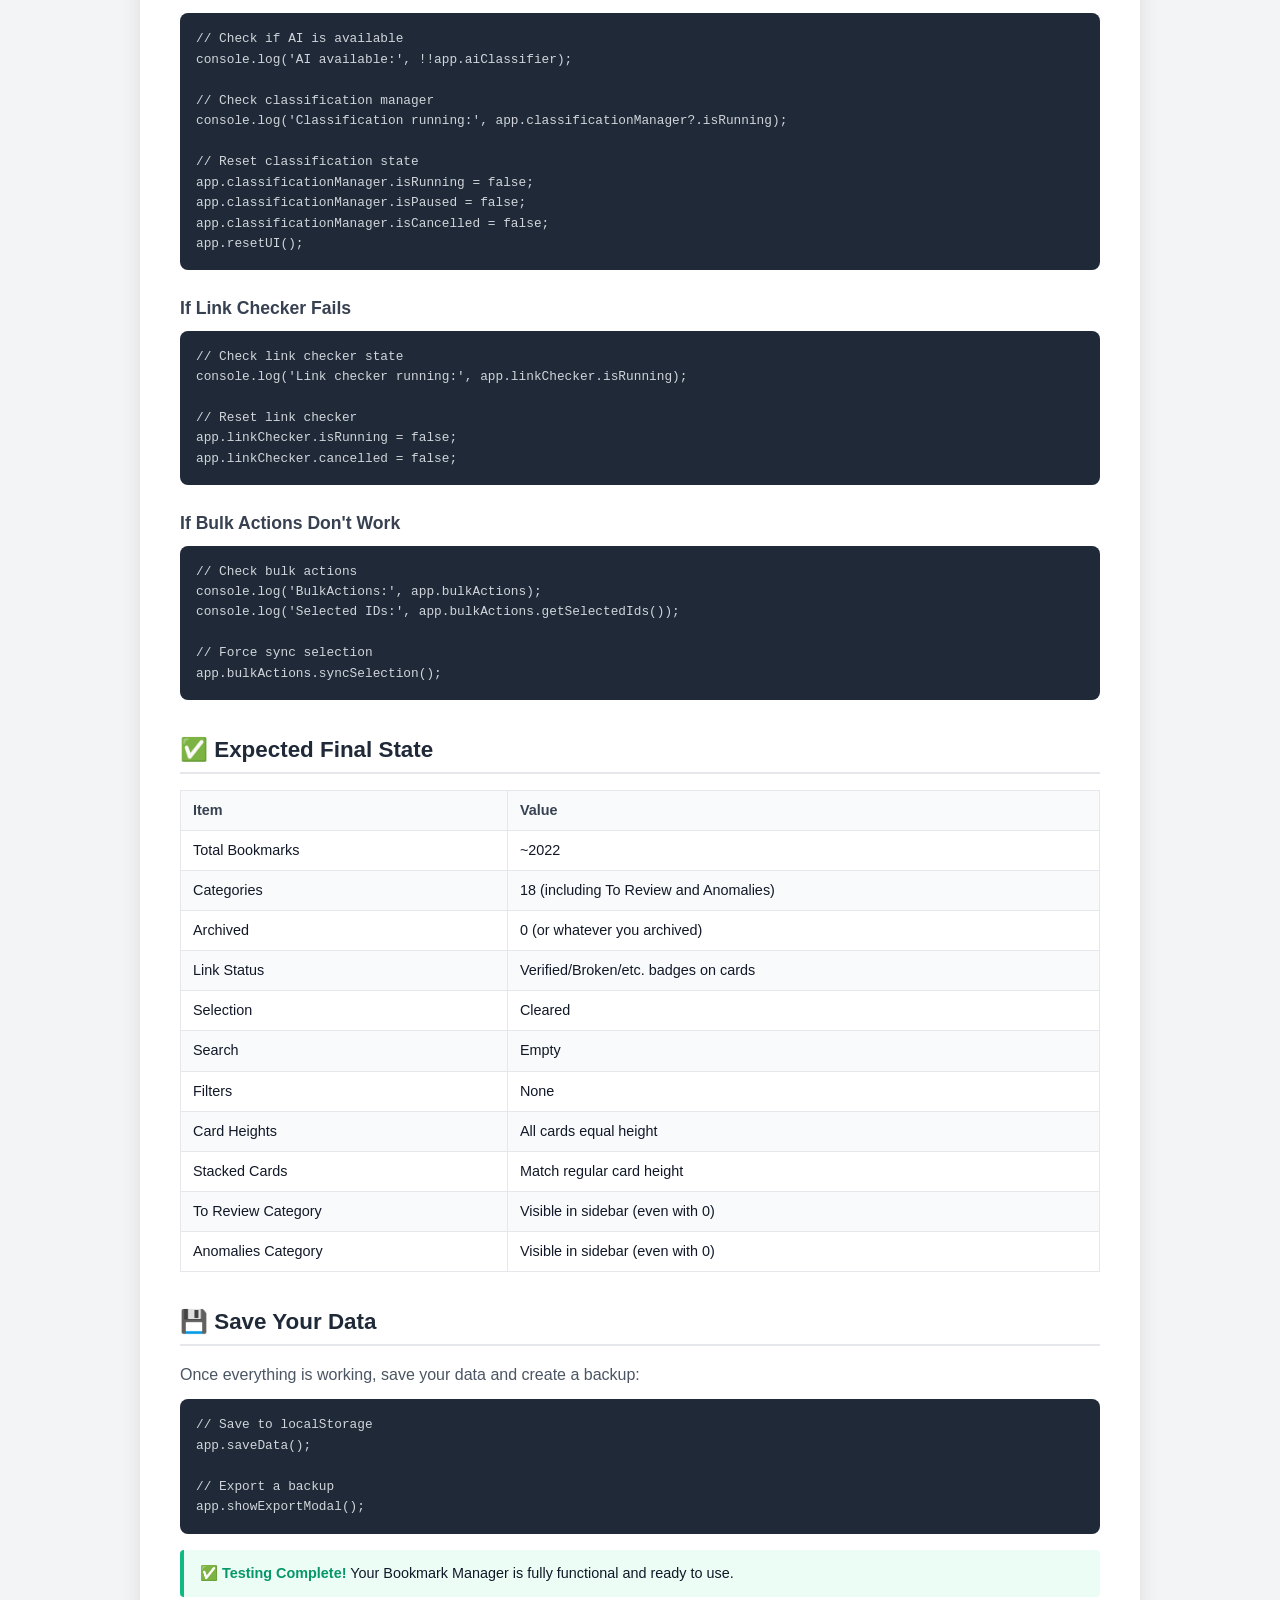
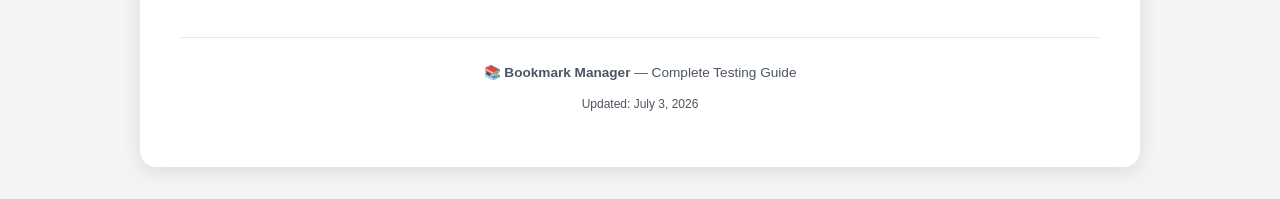
<file: testing-guide.html>
<!DOCTYPE html>
<html lang="en">
<head>
    <meta charset="UTF-8">
    <meta name="viewport" content="width=device-width, initial-scale=1.0">
    <title>Bookmark Manager - Testing Guide</title>
    <style>
        * {
            margin: 0;
            padding: 0;
            box-sizing: border-box;
        }

        body {
            font-family: -apple-system, BlinkMacSystemFont, 'Segoe UI', Roboto, Oxygen, Ubuntu, sans-serif;
            background: #F3F4F6;
            padding: 2rem;
            line-height: 1.6;
            color: #111827;
        }

        .container {
            max-width: 1000px;
            margin: 0 auto;
            background: white;
            border-radius: 16px;
            padding: 2.5rem;
            box-shadow: 0 4px 20px rgba(0, 0, 0, 0.1);
        }

        h1 {
            font-size: 2rem;
            color: #4F46E5;
            margin-bottom: 0.25rem;
        }

        .subtitle {
            color: #6B7280;
            font-size: 1.1rem;
            margin-bottom: 2rem;
        }

        .badge {
            display: inline-block;
            padding: 0.05rem 0.6rem;
            border-radius: 12px;
            font-size: 0.7rem;
            font-weight: 600;
        }

        .badge-green {
            background: #D1FAE5;
            color: #059669;
        }
        .badge-red {
            background: #FEE2E2;
            color: #DC2626;
        }
        .badge-yellow {
            background: #FEF3C7;
            color: #D97706;
        }
        .badge-blue {
            background: #DBEAFE;
            color: #2563EB;
        }
        .badge-gray {
            background: #F3F4F6;
            color: #6B7280;
        }
        .badge-purple {
            background: #EEF2FF;
            color: #4F46E5;
        }

        h2 {
            font-size: 1.4rem;
            margin-top: 2rem;
            margin-bottom: 1rem;
            color: #1F2937;
            border-bottom: 2px solid #E5E7EB;
            padding-bottom: 0.25rem;
        }

        h3 {
            font-size: 1.1rem;
            margin-top: 1.5rem;
            margin-bottom: 0.5rem;
            color: #374151;
        }

        h4 {
            font-size: 1rem;
            margin-top: 1rem;
            margin-bottom: 0.25rem;
            color: #4B5563;
        }

        p {
            margin-bottom: 0.75rem;
            color: #4B5563;
        }

        ul,
        ol {
            padding-left: 1.5rem;
            margin-bottom: 0.75rem;
        }

        li {
            margin-bottom: 0.25rem;
        }

        code {
            background: #F3F4F6;
            padding: 0.1rem 0.4rem;
            border-radius: 4px;
            font-size: 0.85rem;
            font-family: 'Courier New', monospace;
            color: #DC2626;
        }

        pre {
            background: #1F2937;
            color: #D1D5DB;
            padding: 1rem;
            border-radius: 8px;
            overflow-x: auto;
            font-family: 'Courier New', monospace;
            font-size: 0.8rem;
            margin-bottom: 1rem;
            white-space: pre-wrap;
        }

        table {
            width: 100%;
            border-collapse: collapse;
            margin-bottom: 1rem;
            font-size: 0.9rem;
        }

        th,
        td {
            padding: 0.5rem 0.75rem;
            border: 1px solid #E5E7EB;
            text-align: left;
        }

        th {
            background: #F9FAFB;
            font-weight: 600;
            color: #374151;
        }

        tr:nth-child(even) {
            background: #F9FAFB;
        }

        .step-box {
            background: #F9FAFB;
            border-radius: 8px;
            padding: 1rem 1.25rem;
            margin-bottom: 1rem;
            border-left: 4px solid #4F46E5;
        }

        .step-box .step-number {
            display: inline-block;
            background: #4F46E5;
            color: white;
            width: 28px;
            height: 28px;
            text-align: center;
            border-radius: 50%;
            font-weight: 700;
            font-size: 0.85rem;
            line-height: 28px;
            margin-right: 0.5rem;
        }

        .step-box strong {
            color: #111827;
        }

        .cmd {
            background: #1F2937;
            color: #D1D5DB;
            padding: 0.1rem 0.6rem;
            border-radius: 4px;
            font-family: 'Courier New', monospace;
            font-size: 0.8rem;
        }

        .checkbox-grid {
            display: grid;
            grid-template-columns: repeat(auto-fill, minmax(200px, 1fr));
            gap: 0.5rem;
            margin: 0.5rem 0 1rem 0;
        }

        .checkbox-item {
            display: flex;
            align-items: center;
            gap: 0.5rem;
            padding: 0.3rem 0.5rem;
            background: #F9FAFB;
            border-radius: 4px;
        }

        .checkbox-item input[type="checkbox"] {
            width: 16px;
            height: 16px;
            accent-color: #4F46E5;
            cursor: pointer;
        }

        .checkbox-item label {
            font-size: 0.85rem;
            cursor: pointer;
            flex: 1;
        }

        .warning {
            background: #FEF2F2;
            border-left: 4px solid #EF4444;
            padding: 0.75rem 1rem;
            border-radius: 4px;
            margin: 0.5rem 0;
            font-size: 0.9rem;
        }

        .warning strong {
            color: #DC2626;
        }

        .success {
            background: #ECFDF5;
            border-left: 4px solid #10B981;
            padding: 0.75rem 1rem;
            border-radius: 4px;
            margin: 0.5rem 0;
            font-size: 0.9rem;
        }

        .success strong {
            color: #059669;
        }

        .info {
            background: #EFF6FF;
            border-left: 4px solid #3B82F6;
            padding: 0.75rem 1rem;
            border-radius: 4px;
            margin: 0.5rem 0;
            font-size: 0.9rem;
        }

        .info strong {
            color: #2563EB;
        }

        .footer {
            margin-top: 2.5rem;
            padding-top: 1.5rem;
            border-top: 1px solid #E5E7EB;
            text-align: center;
            color: #6B7280;
            font-size: 0.85rem;
        }

        .print-btn {
            background: #4F46E5;
            color: white;
            border: none;
            padding: 0.5rem 1.5rem;
            border-radius: 8px;
            font-size: 0.9rem;
            font-weight: 500;
            cursor: pointer;
            transition: all 0.2s;
            margin-bottom: 1rem;
        }

        .print-btn:hover {
            background: #4338CA;
            transform: translateY(-1px);
            box-shadow: 0 4px 6px rgba(79, 70, 229, 0.2);
        }

        @media print {
            .print-btn {
                display: none;
            }
            body {
                background: white;
                padding: 0.5in;
            }
            .container {
                box-shadow: none;
                padding: 0;
            }
            .step-box {
                break-inside: avoid;
            }
            .checkbox-grid {
                break-inside: avoid;
            }
            table {
                break-inside: avoid;
            }
        }

        @media (max-width: 768px) {
            body {
                padding: 1rem;
            }
            .container {
                padding: 1.25rem;
            }
            .checkbox-grid {
                grid-template-columns: 1fr;
            }
            table {
                font-size: 0.75rem;
            }
            th,
            td {
                padding: 0.3rem 0.4rem;
            }
        }
    </style>
</head>
<body>

    <div class="container">
        <button class="print-btn" onclick="window.print()">🖨️ Print / Save as PDF</button>

        <h1>📚 Bookmark Manager</h1>
        <p class="subtitle">Complete Testing Guide — Updated July 3, 2026</p>

        <!-- ============================================================ -->
        <!-- STEP 1: CLEAR ALL DATA                                        -->
        <!-- ============================================================ -->
        <h2>🧪 Full Testing Guide</h2>

        <div class="step-box">
            <span class="step-number">1</span>
            <strong>Clear All Data</strong>
        </div>

        <h4>Option A: From the App</h4>
        <ol>
            <li>Click <strong>"🗑️ Clear All"</strong> button in the header</li>
            <li>Confirm the dialog</li>
            <li>All bookmarks, categories, and history are cleared</li>
        </ol>

        <h4>Option B: From Browser Console (F12)</h4>
        <pre>// Clear everything
app.bookmarkManager.clearAll();
app.categoryManager.setCategories(['All']);
app.importManager.clearImportHistory();
app.saveData();
app.renderAll();
console.log('✅ All data cleared');
location.reload(); // Optional: reload to reset state</pre>

        <h4>Option C: Clear Browser Data</h4>
        <ol>
            <li>Open Dev Tools (F12)</li>
            <li>Go to <strong>Application</strong> tab</li>
            <li><strong>Storage → Local Storage</strong></li>
            <li>Right-click on your domain → <strong>Clear</strong></li>
        </ol>

        <div class="success">
            <strong>✅ After clearing:</strong> You should see "All" category only, "0 bookmarks" in the header, empty grid with no duplicate import button, and no progress bar visible.
        </div>

        <!-- ============================================================ -->
        <!-- STEP 2: REFRESH                                               -->
        <!-- ============================================================ -->
        <div class="step-box">
            <span class="step-number">2</span>
            <strong>Refresh the Page</strong>
        </div>
        <p>Refresh the page. You should see:</p>
        <ul>
            <li>✅ "All" category only</li>
            <li>✅ "0 bookmarks" in the header</li>
            <li>✅ Empty grid with no duplicate import button</li>
            <li>✅ No progress bar visible</li>
        </ul>

        <!-- ============================================================ -->
        <!-- STEP 3: IMPORT BOOKMARKS                                     -->
        <!-- ============================================================ -->
        <div class="step-box">
            <span class="step-number">3</span>
            <strong>Import Bookmarks</strong>
        </div>
        <ol>
            <li><strong>Export from Chrome:</strong> Go to <code>chrome://bookmarks/</code> → Click the three dots → "Export bookmarks"</li>
            <li><strong>Click "📥 Import"</strong> in the app</li>
            <li><strong>Check "Import new bookmarks only"</strong> (should be checked by default)</li>
            <li><strong>Select your HTML file</strong></li>
            <li><strong>Wait for import</strong> — you should see:
                <pre>✅ Imported X new bookmarks from "file.html"!</pre>
            </li>
            <li><strong>Check the sidebar</strong> — "All" should show the total count</li>
        </ol>

        <div class="info">
            <strong>💡 Tip:</strong> The import modal now has proper contrast with dark text on light background and buttons matching the header style.
        </div>

        <!-- ============================================================ -->
        <!-- STEP 4: AI CLASSIFICATION                                    -->
        <!-- ============================================================ -->
        <div class="step-box">
            <span class="step-number">4</span>
            <strong>Run AI Classification</strong>
        </div>
        <ol>
            <li><strong>Click "🤖 Auto-Classify"</strong></li>
            <li><strong>Enter your DeepSeek API key</strong> when prompted</li>
            <li><strong>Progress bar appears</strong> showing:
                <ul>
                    <li>Total bookmarks</li>
                    <li>Classified count</li>
                    <li>ETA</li>
                    <li>Batch progress</li>
                </ul>
            </li>
            <li><strong>Wait for completion</strong> (5-20 minutes depending on bookmarks)</li>
            <li><strong>Progress bar auto-hides</strong> when complete</li>
            <li><strong>Categories appear</strong> in the sidebar with counts</li>
            <li><strong>"To Review" and "Anomalies" categories</strong> always appear in sidebar</li>
        </ol>

        <div class="warning">
            <strong>⚠️ Note:</strong> If you don't have a DeepSeek API key, you can still test all other features except AI classification.
        </div>

        <!-- ============================================================ -->
        <!-- STEP 5: LINK CHECKER                                         -->
        <!-- ============================================================ -->
        <div class="step-box">
            <span class="step-number">5</span>
            <strong>Test Link Checker</strong>
        </div>
        <ol>
            <li><strong>Click "🔗 Check Links"</strong></li>
            <li><strong>Confirm</strong> the dialog</li>
            <li><strong>Progress modal appears</strong> showing:
                <ul>
                    <li>Progress bar</li>
                    <li>Working/Broken/Redirect counts</li>
                </ul>
            </li>
            <li><strong>Wait for completion</strong> (2-5 minutes for 2000 bookmarks)</li>
            <li><strong>Results modal shows</strong>:
                <ul>
                    <li>Summary cards with counts</li>
                    <li>Broken links list (if any)</li>
                    <li>Action buttons</li>
                </ul>
            </li>
            <li><strong>Check cards</strong> — Link status badges appear (✅ Verified, ❌ Broken, etc.)</li>
        </ol>

        <div class="info">
            <strong>💡 Tip:</strong> The link checker uses <code>no-cors</code> mode, so it may not detect all broken links perfectly. It's a best-effort check.
        </div>

        <!-- ============================================================ -->
        <!-- STEP 6: CATEGORIES                                           -->
        <!-- ============================================================ -->
        <div class="step-box">
            <span class="step-number">6</span>
            <strong>Test Categories &amp; Navigation</strong>
        </div>
        <ol>
            <li><strong>Click different categories</strong> in the sidebar</li>
            <li><strong>Check header count</strong> matches the category count</li>
            <li><strong>Click "🗄️ Archived"</strong> (should show 0 if none archived)</li>
            <li><strong>Click "📁 Show Active"</strong> to return</li>
            <li><strong>Verify "To Review" and "Anomalies"</strong> appear even with 0 count</li>
        </ol>

        <!-- ============================================================ -->
        <!-- STEP 7: BULK SELECTION                                       -->
        <!-- ============================================================ -->
        <div class="step-box">
            <span class="step-number">7</span>
            <strong>Test Bulk Selection</strong>
        </div>
        <ol>
            <li><strong>Hover over a card</strong> → Checkbox appears in top-left</li>
            <li><strong>Select 2-3 bookmarks</strong> by checking boxes</li>
            <li><strong>Action bar appears</strong> with:
                <ul>
                    <li>"X selected" count</li>
                    <li>📥 Archive button</li>
                    <li>📤 Unarchive button</li>
                    <li>🗑️ Delete button</li>
                    <li>📂 Move To button</li>
                </ul>
            </li>
            <li><strong>Click "📂 Move To"</strong> → Modal opens with categories</li>
            <li><strong>Select a category</strong> → Bookmark moves to that category</li>
            <li><strong>Check sidebar</strong> — category counts update</li>
        </ol>

        <!-- ============================================================ -->
        <!-- STEP 8: ARCHIVE                                              -->
        <!-- ============================================================ -->
        <div class="step-box">
            <span class="step-number">8</span>
            <strong>Test Archive</strong>
        </div>
        <ol>
            <li><strong>Select a bookmark</strong> → Click "📥 Archive"</li>
            <li><strong>Confirm</strong> the dialog</li>
            <li><strong>Check sidebar</strong> — "🗄️ Archived" appears with count (if first archive)</li>
            <li><strong>Click "🗄️ Archived"</strong> to see archived bookmarks</li>
            <li><strong>Archived cards show</strong>:
                <ul>
                    <li>"📁 Archived" badge on right side</li>
                    <li>"📁 Archived (was: [category])" in footer</li>
                    <li>📤 (Unarchive) button</li>
                </ul>
            </li>
            <li><strong>Select archived items</strong> → "📤 Unarchive" button appears</li>
            <li><strong>Click "📤 Unarchive"</strong> → Bookmarks restored to original category</li>
        </ol>

        <!-- ============================================================ -->
        <!-- STEP 9: ALPHABET NAV                                         -->
        <!-- ============================================================ -->
        <div class="step-box">
            <span class="step-number">9</span>
            <strong>Test Alphabet Navigation</strong>
        </div>
        <ol>
            <li><strong>Click a letter</strong> in the right-side alphabet nav (e.g., "M")</li>
            <li><strong>Only bookmarks starting with that letter show</strong></li>
            <li><strong>Header shows</strong> "All Bookmarks • Letter: M"</li>
            <li><strong>Letter is highlighted</strong> in the nav</li>
            <li><strong>Click the letter again</strong> to clear filter</li>
        </ol>

        <!-- ============================================================ -->
        <!-- STEP 10: SEARCH                                              -->
        <!-- ============================================================ -->
        <div class="step-box">
            <span class="step-number">10</span>
            <strong>Test Search</strong>
        </div>
        <ol>
            <li><strong>Type a search term</strong> in the search bar (e.g., "github")</li>
            <li><strong>Results filter</strong> in real-time</li>
            <li><strong>Wildcards work</strong>: <code>*reddit*</code>, <code>techn?logy</code></li>
            <li><strong>Search clears</strong> selection and letter filters</li>
            <li><strong>Press Escape</strong> to clear search</li>
        </ol>

        <!-- ============================================================ -->
        <!-- STEP 11: SORTING                                             -->
        <!-- ============================================================ -->
        <div class="step-box">
            <span class="step-number">11</span>
            <strong>Test Sorting</strong>
        </div>
        <ol>
            <li><strong>Click "Sort by" dropdown</strong></li>
            <li><strong>Try each option</strong>:
                <ul>
                    <li>Date Added (Newest) → Newest first</li>
                    <li>Date Added (Oldest) → Oldest first</li>
                    <li>Title → Alphabetical by title</li>
                    <li>URL → Alphabetical by URL</li>
                    <li>Category → Alphabetical by category</li>
                </ul>
            </li>
        </ol>

        <!-- ============================================================ -->
        <!-- STEP 12: EXPAND VIEW                                         -->
        <!-- ============================================================ -->
        <div class="step-box">
            <span class="step-number">12</span>
            <strong>Test Expand View (Domain/URL Groups)</strong>
        </div>
        <ol>
            <li><strong>Find a card with a purple badge</strong> (domain group)</li>
            <li><strong>Click the purple badge</strong> → Popup appears</li>
            <li><strong>Click "🔍 Expand"</strong> → Full-screen view of all bookmarks in group</li>
            <li><strong>Click "← Back"</strong> to return</li>
            <li><strong>Click a card</strong> in expand view → Opens URL in new tab</li>
        </ol>

        <!-- ============================================================ -->
        <!-- STEP 13: EXPORT                                              -->
        <!-- ============================================================ -->
        <div class="step-box">
            <span class="step-number">13</span>
            <strong>Test Export</strong>
        </div>
        <ol>
            <li><strong>Click "💾 Export"</strong></li>
            <li><strong>Select format</strong>:
                <ul>
                    <li><strong>JSON</strong> → Full app data</li>
                    <li><strong>Chrome HTML</strong> → Categories as folders</li>
                </ul>
            </li>
            <li><strong>Download the file</strong></li>
            <li><strong>Verify</strong> the exported file contains your bookmarks</li>
        </ol>

        <!-- ============================================================ -->
        <!-- STEP 14: IMPORT JSON                                         -->
        <!-- ============================================================ -->
        <div class="step-box">
            <span class="step-number">14</span>
            <strong>Import JSON Backup</strong>
        </div>
        <ol>
            <li><strong>Clear all data</strong> (optional)</li>
            <li><strong>Click "📥 Import"</strong></li>
            <li><strong>Select "Import from JSON Export"</strong></li>
            <li><strong>Choose your exported JSON file</strong></li>
            <li><strong>Verify</strong> all bookmarks and categories are restored</li>
        </ol>

        <!-- ============================================================ -->
        <!-- STEP 15: IMPORT MODAL CONTRAST                               -->
        <!-- ============================================================ -->
        <div class="step-box">
            <span class="step-number">15</span>
            <strong>Verify Modal Contrast Fix</strong>
        </div>
        <ol>
            <li><strong>Click "📥 Import"</strong></li>
            <li><strong>Verify</strong> all text is dark and readable on light background</li>
            <li><strong>Verify</strong> buttons match the header button style</li>
            <li><strong>Verify</strong> checkboxes have proper contrast</li>
        </ol>

        <div class="success">
            <strong>✅ Expected:</strong> The import modal should have dark text, properly styled buttons, and clear contrast throughout.
        </div>

        <!-- ============================================================ -->
        <!-- STEP 16: CARD HEIGHT CONSISTENCY                            -->
        <!-- ============================================================ -->
        <div class="step-box">
            <span class="step-number">16</span>
            <strong>Verify Card Height Consistency</strong>
        </div>
        <ol>
            <li><strong>Browse through bookmarks</strong></li>
            <li><strong>Verify</strong> all cards are the same height</li>
            <li><strong>Verify</strong> stacked cards (with purple/blue badges) match regular card height</li>
            <li><strong>Verify</strong> cards with less content still fill the full height</li>
        </ol>

        <div class="success">
            <strong>✅ Expected:</strong> All cards, including stacked cards, should have consistent height regardless of content length.
        </div>

        <!-- ============================================================ -->
        <!-- TESTING CHECKLIST                                            -->
        <!-- ============================================================ -->
        <h2>📋 Testing Checklist</h2>

        <div class="checkbox-grid">
            <div class="checkbox-item">
                <input type="checkbox" id="c1">
                <label for="c1">Clear All</label>
            </div>
            <div class="checkbox-item">
                <input type="checkbox" id="c2">
                <label for="c2">Import Bookmarks</label>
            </div>
            <div class="checkbox-item">
                <input type="checkbox" id="c3">
                <label for="c3">Auto-Classify</label>
            </div>
            <div class="checkbox-item">
                <input type="checkbox" id="c4">
                <label for="c4">Link Checker</label>
            </div>
            <div class="checkbox-item">
                <input type="checkbox" id="c5">
                <label for="c5">Categories</label>
            </div>
            <div class="checkbox-item">
                <input type="checkbox" id="c6">
                <label for="c6">Archived Category</label>
            </div>
            <div class="checkbox-item">
                <input type="checkbox" id="c7">
                <label for="c7">Bulk Selection</label>
            </div>
            <div class="checkbox-item">
                <input type="checkbox" id="c8">
                <label for="c8">Move To</label>
            </div>
            <div class="checkbox-item">
                <input type="checkbox" id="c9">
                <label for="c9">Archive/Unarchive</label>
            </div>
            <div class="checkbox-item">
                <input type="checkbox" id="c10">
                <label for="c10">Alphabet Navigation</label>
            </div>
            <div class="checkbox-item">
                <input type="checkbox" id="c11">
                <label for="c11">Search</label>
            </div>
            <div class="checkbox-item">
                <input type="checkbox" id="c12">
                <label for="c12">Sorting</label>
            </div>
            <div class="checkbox-item">
                <input type="checkbox" id="c13">
                <label for="c13">Expand View</label>
            </div>
            <div class="checkbox-item">
                <input type="checkbox" id="c14">
                <label for="c14">Export JSON</label>
            </div>
            <div class="checkbox-item">
                <input type="checkbox" id="c15">
                <label for="c15">Export Chrome HTML</label>
            </div>
            <div class="checkbox-item">
                <input type="checkbox" id="c16">
                <label for="c16">Import JSON</label>
            </div>
            <div class="checkbox-item">
                <input type="checkbox" id="c17">
                <label for="c17">Link Status Badges</label>
            </div>
            <div class="checkbox-item">
                <input type="checkbox" id="c18">
                <label for="c18">Status Filter</label>
            </div>
            <div class="checkbox-item">
                <input type="checkbox" id="c19">
                <label for="c19">Modal Contrast Fix</label>
            </div>
            <div class="checkbox-item">
                <input type="checkbox" id="c20">
                <label for="c20">Card Height Consistency</label>
            </div>
            <div class="checkbox-item">
                <input type="checkbox" id="c21">
                <label for="c21">Stack Card Height Fix</label>
            </div>
            <div class="checkbox-item">
                <input type="checkbox" id="c22">
                <label for="c22">To Review Category</label>
            </div>
            <div class="checkbox-item">
                <input type="checkbox" id="c23">
                <label for="c23">Anomalies Category</label>
            </div>
        </div>

        <div class="info">
            <strong>💡 Tip:</strong> Click the checkboxes as you complete each test. You can also print this page to have a physical checklist.
        </div>

        <!-- ============================================================ -->
        <!-- QUICK FIXES                                                  -->
        <!-- ============================================================ -->
        <h2>🐛 Quick Fix Console Commands</h2>

        <table>
            <thead>
                <tr><th>Issue</th><th>Command</th></tr>
            </thead>
            <tbody>
                <tr><td>Fix category counts</td><td><code>app.renderAll();</code></td></tr>
                <tr><td>Force re-render</td><td><code>app.renderBookmarks();</code></td></tr>
                <tr><td>Save data</td><td><code>app.saveData();</code></td></tr>
                <tr><td>Check total bookmarks</td><td><code>app.bookmarkManager.getBookmarks().length;</code></td></tr>
                <tr><td>Check category counts</td><td><code>app.categoryManager.getCategoryCounts(app.bookmarkManager.getBookmarks());</code></td></tr>
                <tr><td>Clear selection</td><td><code>app.bulkActions.clearSelection();</code></td></tr>
                <tr><td>Reset UI</td><td><code>app.resetUI();</code></td></tr>
            </tbody>
        </table>

        <!-- ============================================================ -->
        <!-- CLASSIFICATION FIX                                           -->
        <!-- ============================================================ -->
        <h3>If AI Classification Fails</h3>
        <pre>// Check if AI is available
console.log('AI available:', !!app.aiClassifier);

// Check classification manager
console.log('Classification running:', app.classificationManager?.isRunning);

// Reset classification state
app.classificationManager.isRunning = false;
app.classificationManager.isPaused = false;
app.classificationManager.isCancelled = false;
app.resetUI();</pre>

        <!-- ============================================================ -->
        <!-- LINK CHECKER FIX                                             -->
        <!-- ============================================================ -->
        <h3>If Link Checker Fails</h3>
        <pre>// Check link checker state
console.log('Link checker running:', app.linkChecker.isRunning);

// Reset link checker
app.linkChecker.isRunning = false;
app.linkChecker.cancelled = false;</pre>

        <!-- ============================================================ -->
        <!-- BULK ACTIONS FIX                                             -->
        <!-- ============================================================ -->
        <h3>If Bulk Actions Don't Work</h3>
        <pre>// Check bulk actions
console.log('BulkActions:', app.bulkActions);
console.log('Selected IDs:', app.bulkActions.getSelectedIds());

// Force sync selection
app.bulkActions.syncSelection();</pre>

        <!-- ============================================================ -->
        <!-- FINAL STATE                                                  -->
        <!-- ============================================================ -->
        <h2>✅ Expected Final State</h2>

        <table>
            <thead>
                <tr><th>Item</th><th>Value</th></tr>
            </thead>
            <tbody>
                <tr><td>Total Bookmarks</td><td>~2022</td></tr>
                <tr><td>Categories</td><td>18 (including To Review and Anomalies)</td></tr>
                <tr><td>Archived</td><td>0 (or whatever you archived)</td></tr>
                <tr><td>Link Status</td><td>Verified/Broken/etc. badges on cards</td></tr>
                <tr><td>Selection</td><td>Cleared</td></tr>
                <tr><td>Search</td><td>Empty</td></tr>
                <tr><td>Filters</td><td>None</td></tr>
                <tr><td>Card Heights</td><td>All cards equal height</td></tr>
                <tr><td>Stacked Cards</td><td>Match regular card height</td></tr>
                <tr><td>To Review Category</td><td>Visible in sidebar (even with 0)</td></tr>
                <tr><td>Anomalies Category</td><td>Visible in sidebar (even with 0)</td></tr>
            </tbody>
        </table>

        <!-- ============================================================ -->
        <!-- SAVE AFTER TESTING                                           -->
        <!-- ============================================================ -->
        <h2>💾 Save Your Data</h2>

        <p>Once everything is working, save your data and create a backup:</p>

        <pre>// Save to localStorage
app.saveData();

// Export a backup
app.showExportModal();</pre>

        <div class="success">
            <strong>✅ Testing Complete!</strong> Your Bookmark Manager is fully functional and ready to use.
        </div>

        <!-- ============================================================ -->
        <!-- FOOTER                                                       -->
        <!-- ============================================================ -->
        <div class="footer">
            <p><strong>📚 Bookmark Manager</strong> — Complete Testing Guide</p>
            <p style="font-size: 0.75rem; margin-top: 0.25rem;">Updated: July 3, 2026</p>
        </div>

    </div>

</body>
</html>
</file>
<file: css/style.css>
/* ========================================
   📚 Bookmark Manager - Main CSS
   ======================================== */

/* ===== BASE ===== */
@import 'base/reset.css';
@import 'base/typography.css';
@import 'base/layout.css';

/* ===== COMPONENTS ===== */
@import 'components/buttons.css';
@import 'components/search.css';
@import 'components/navigation.css';
@import 'components/grid.css';
@import 'components/cards.css';
@import 'components/stacks.css';
@import 'components/badges.css';
@import 'components/popups.css';
@import 'components/expand-view.css';   /* NEW */
@import 'components/modals.css';
@import 'components/progress.css';
@import 'components/import-history.css';
@import 'components/toast.css';

/* ===== RESPONSIVE ===== */
@import 'responsive/media-queries.css';
</file>
